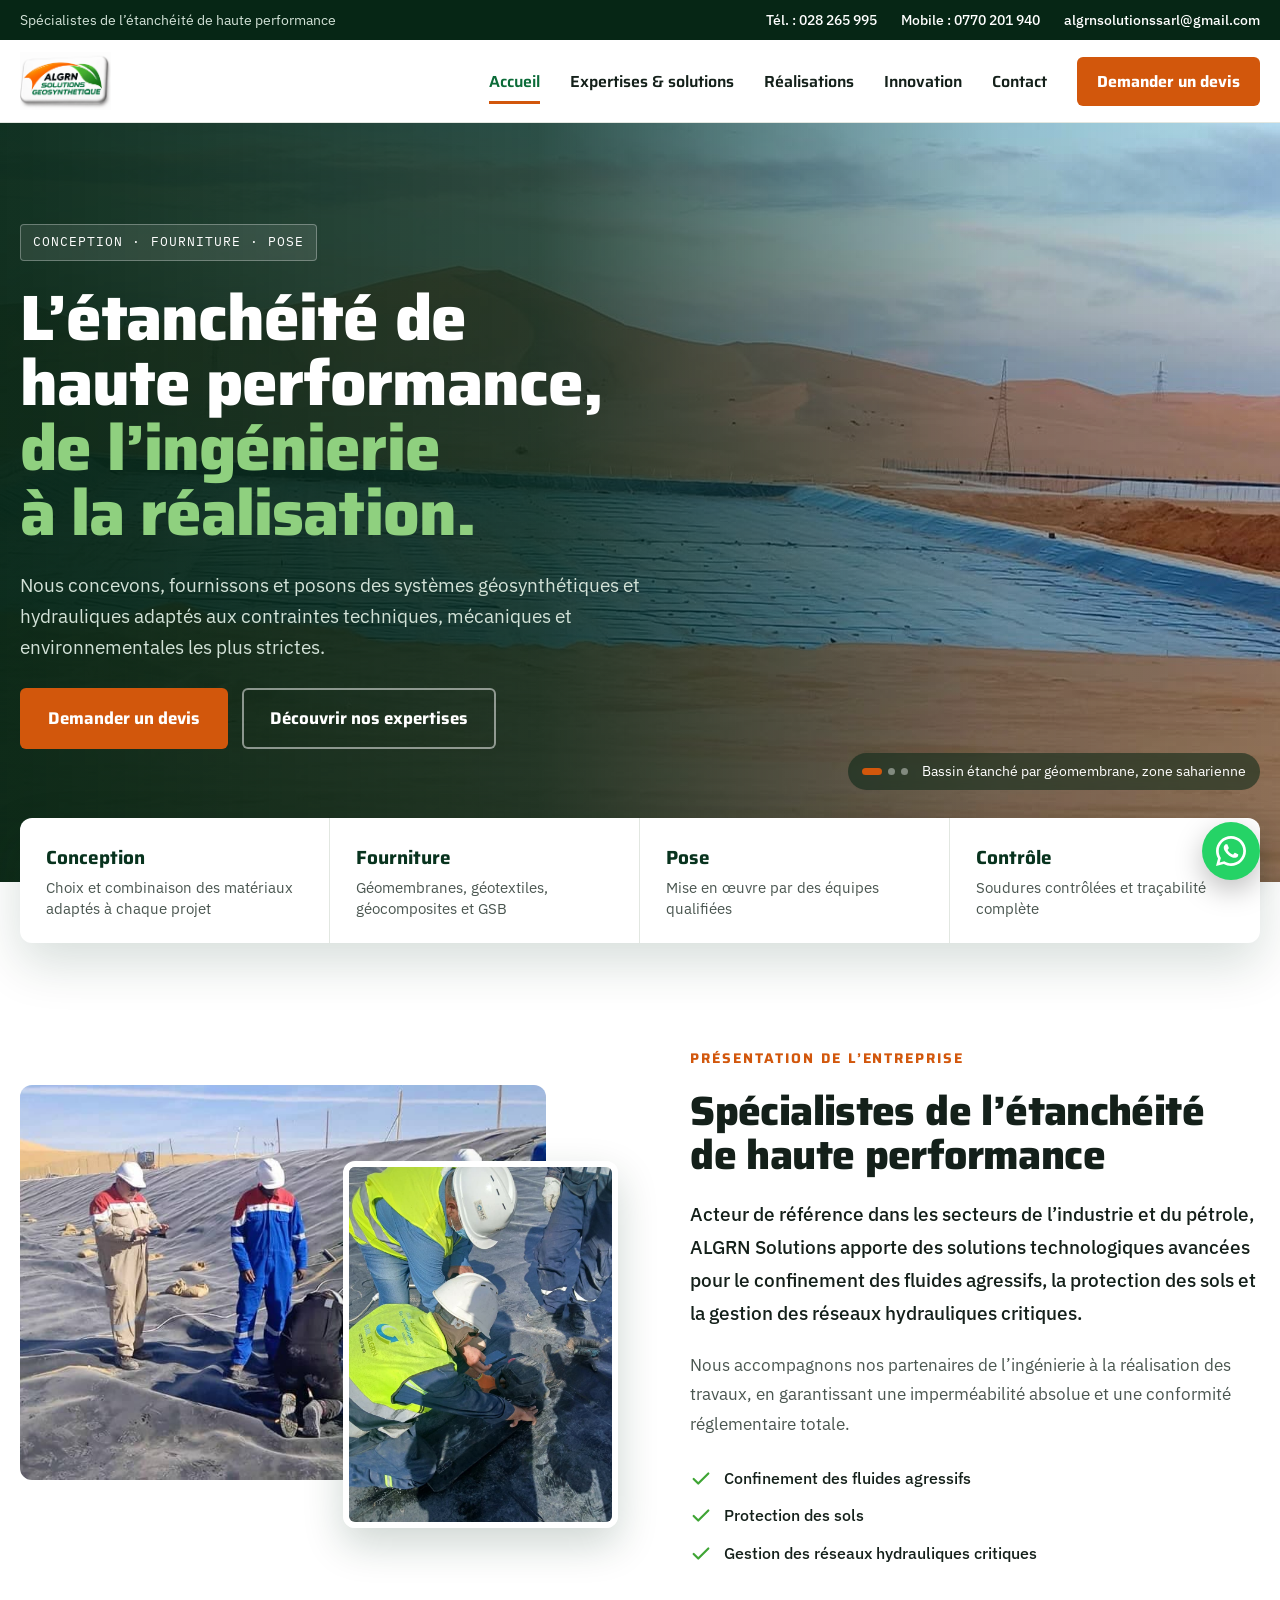
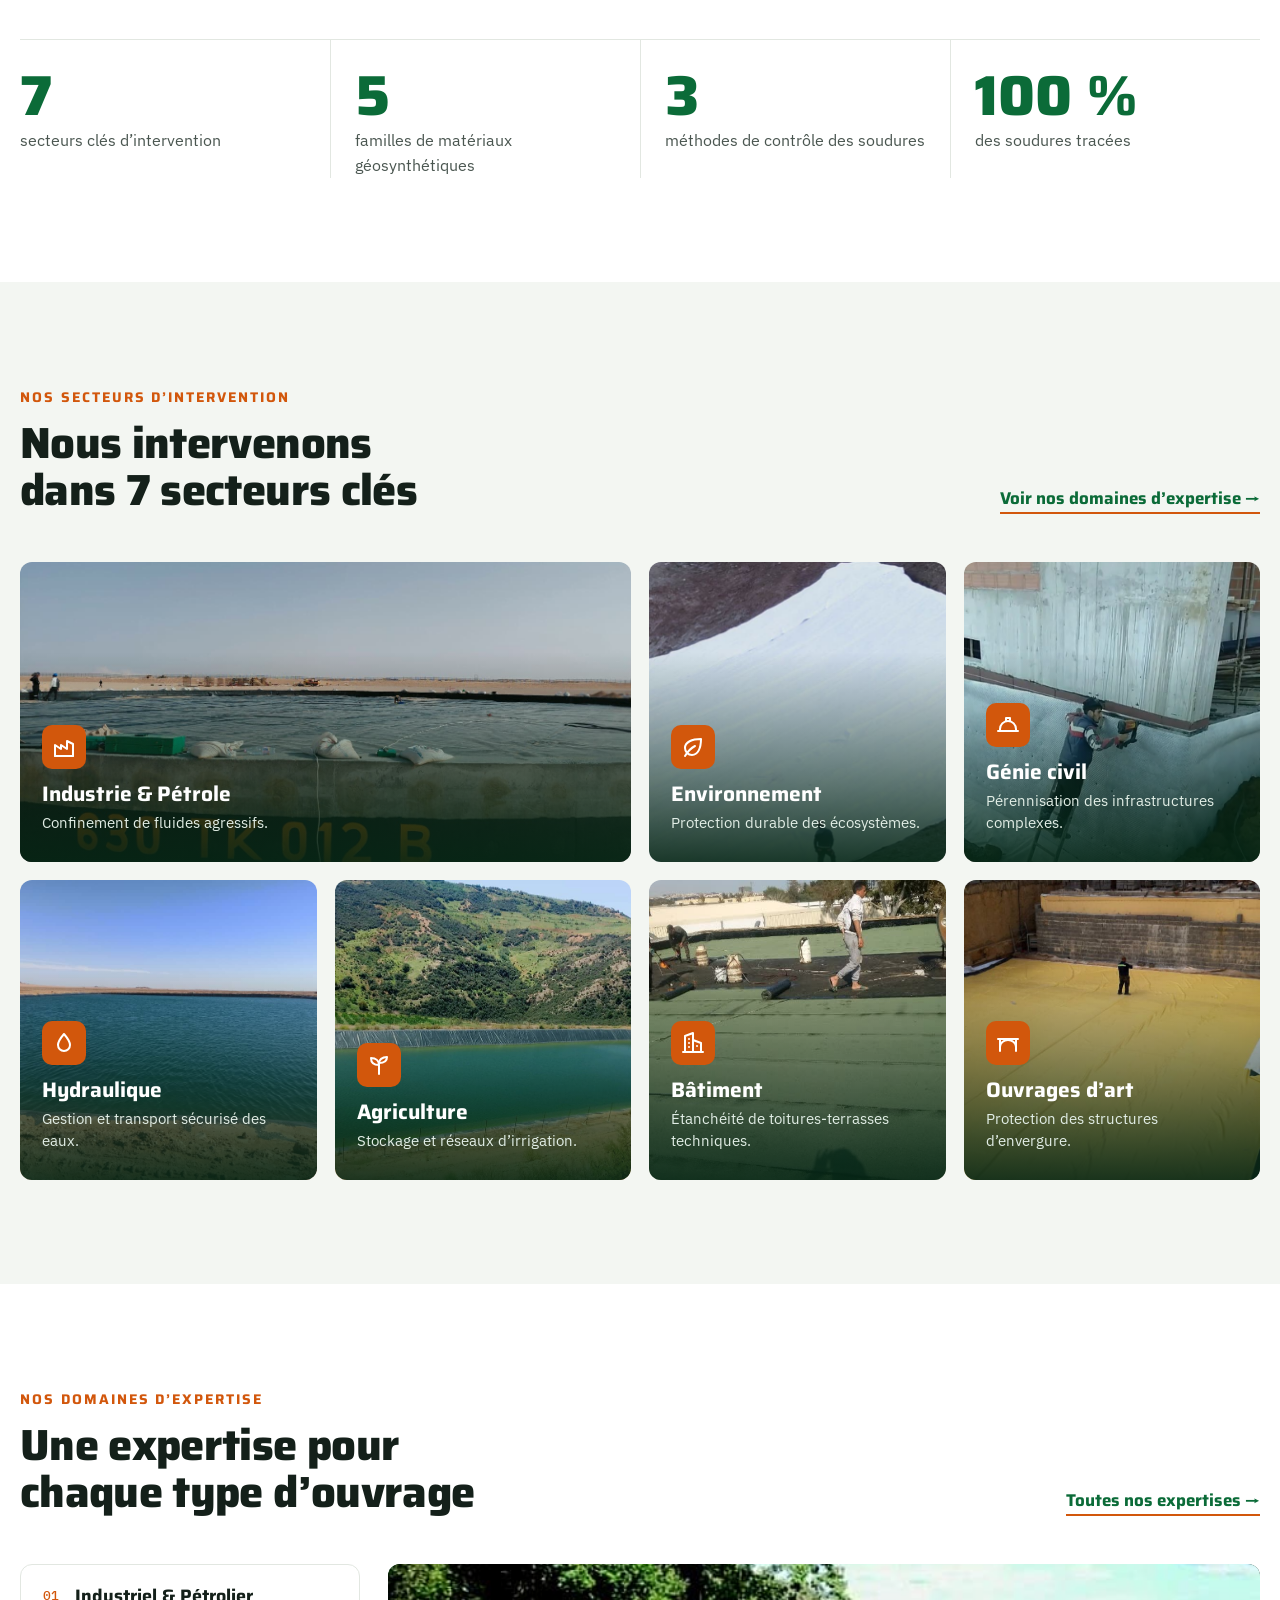
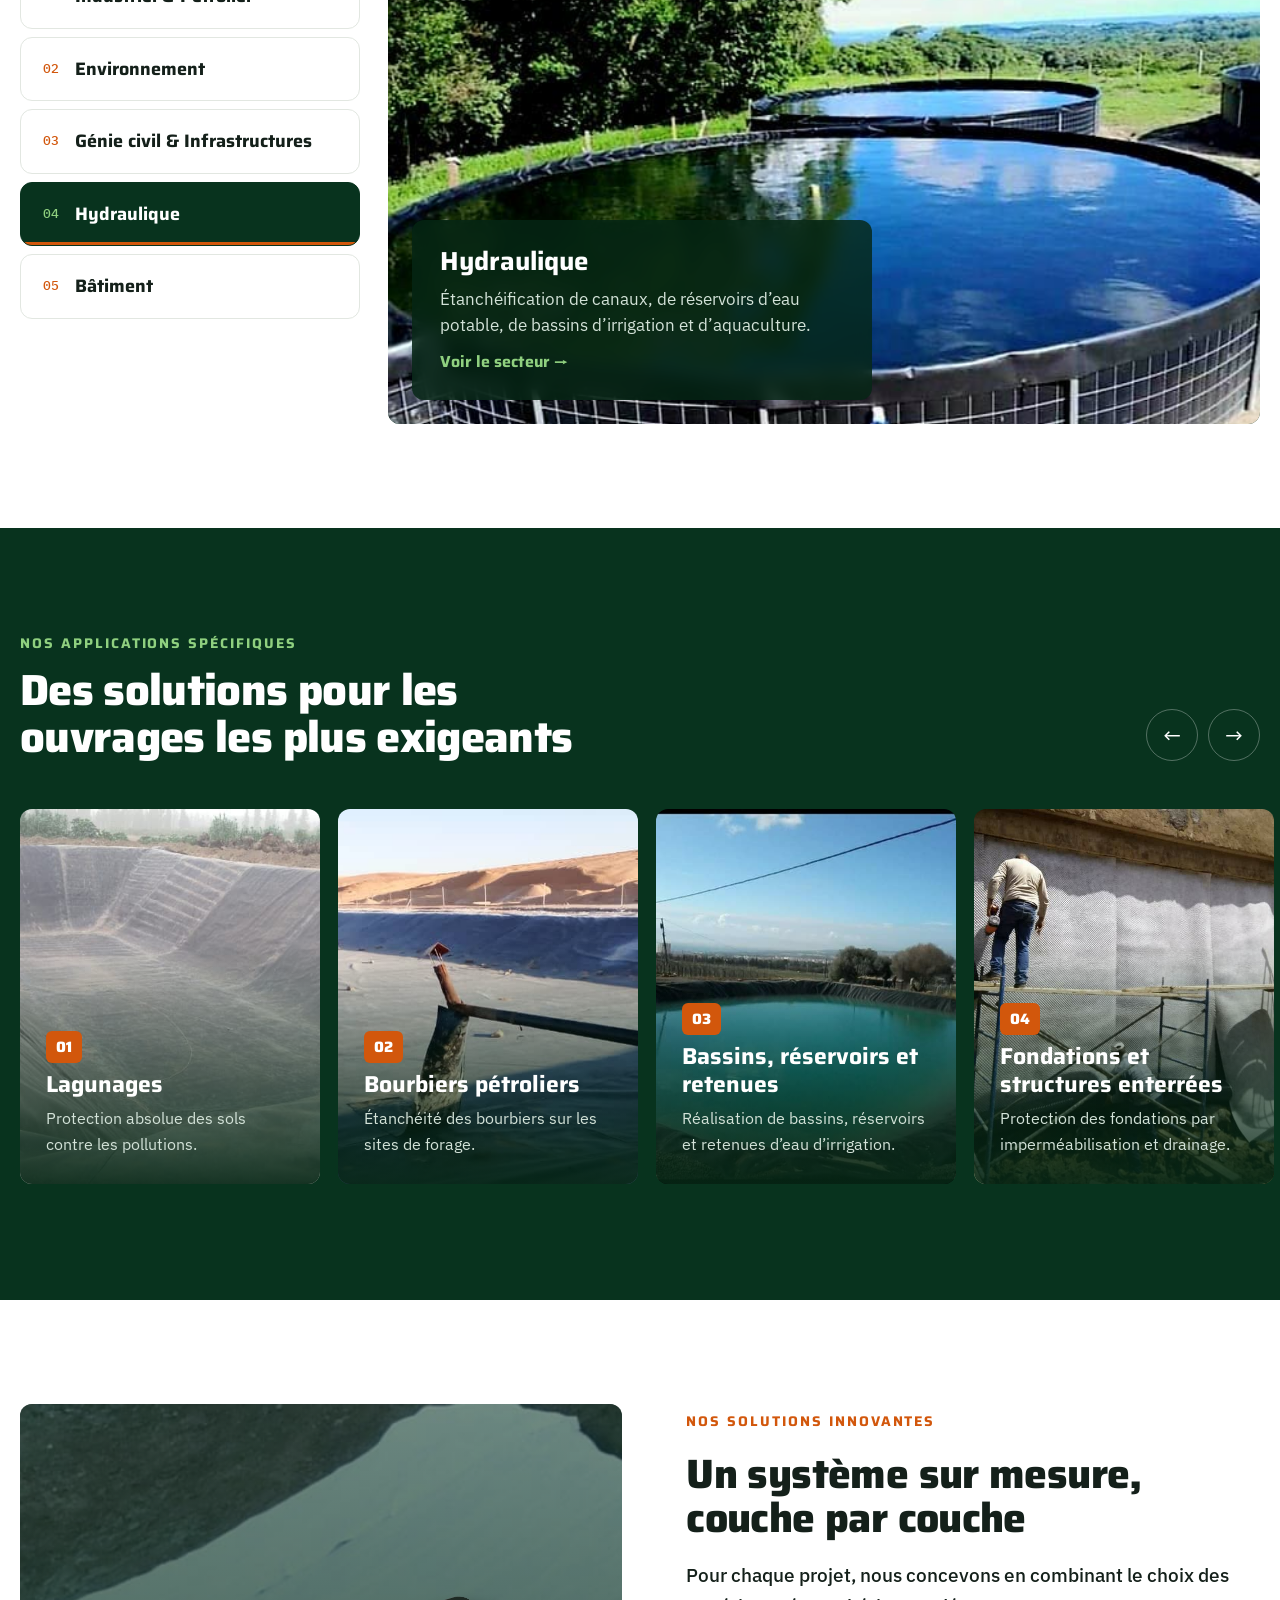
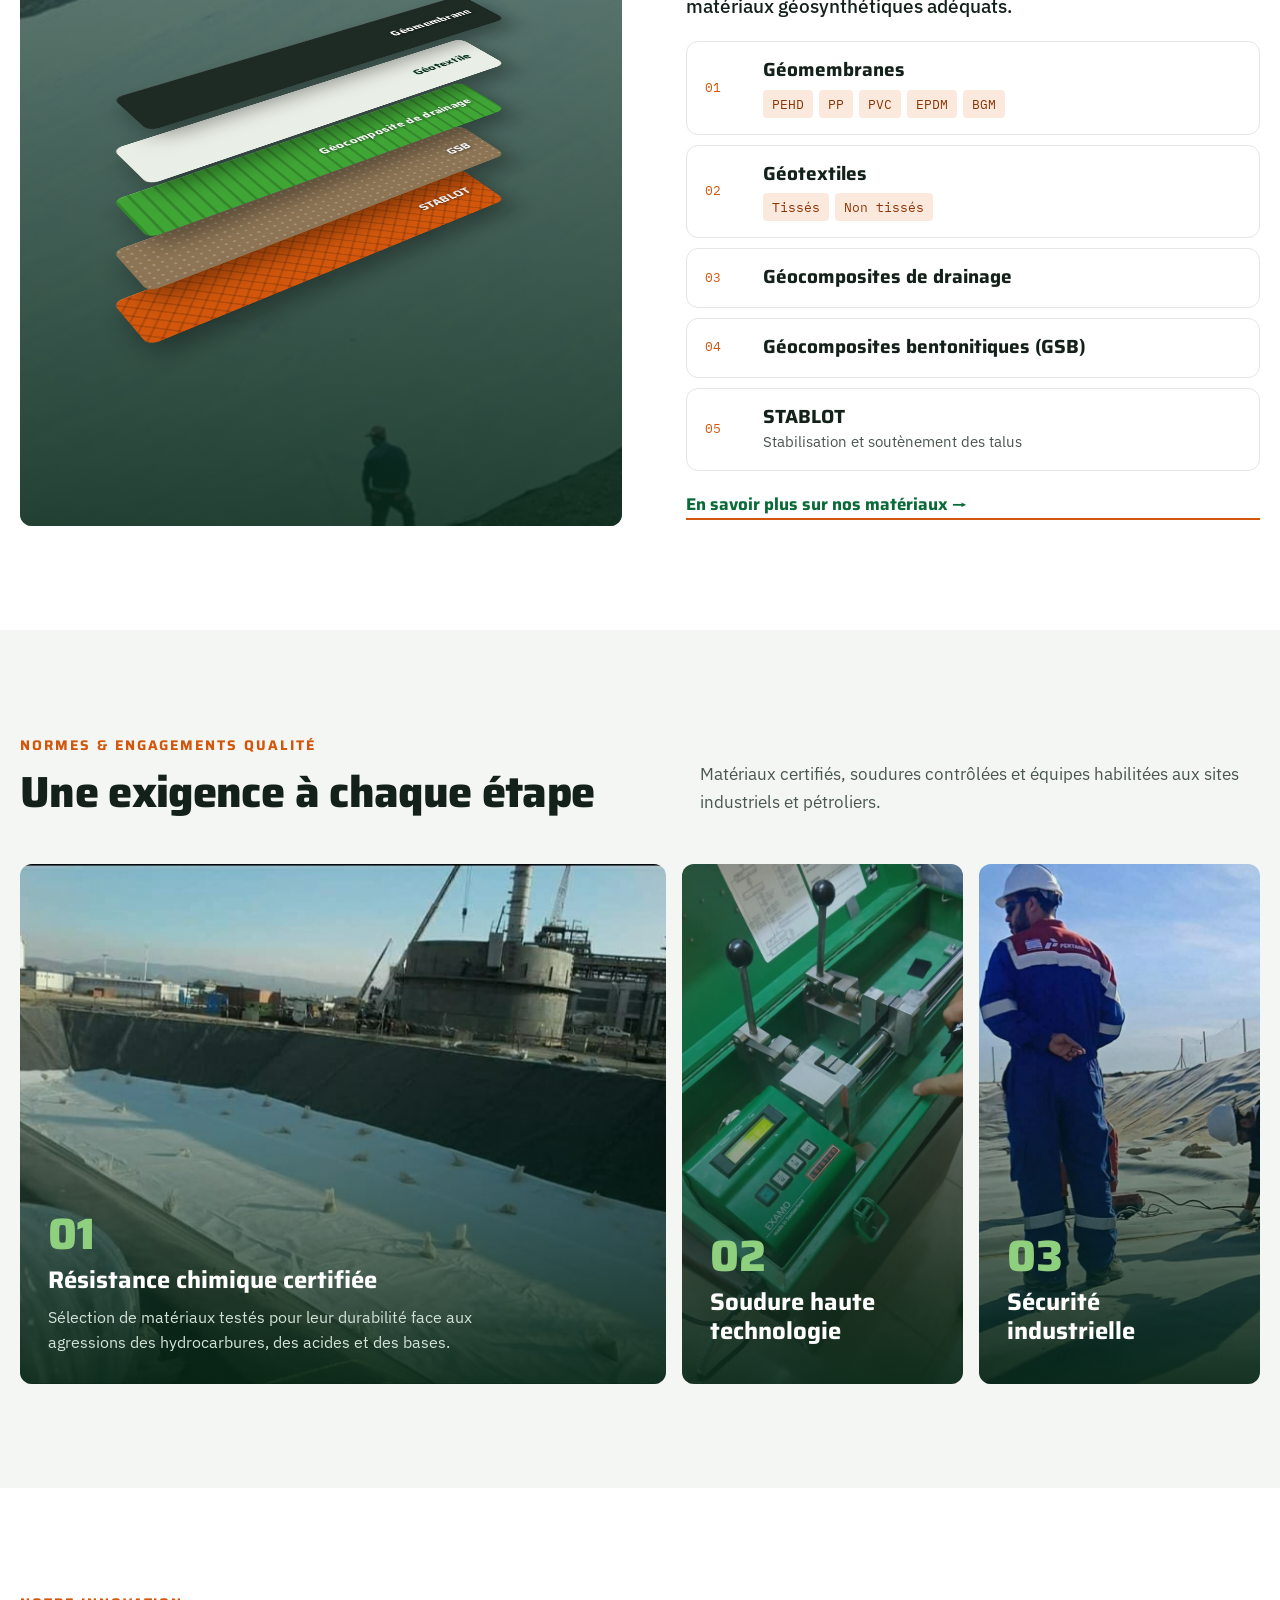
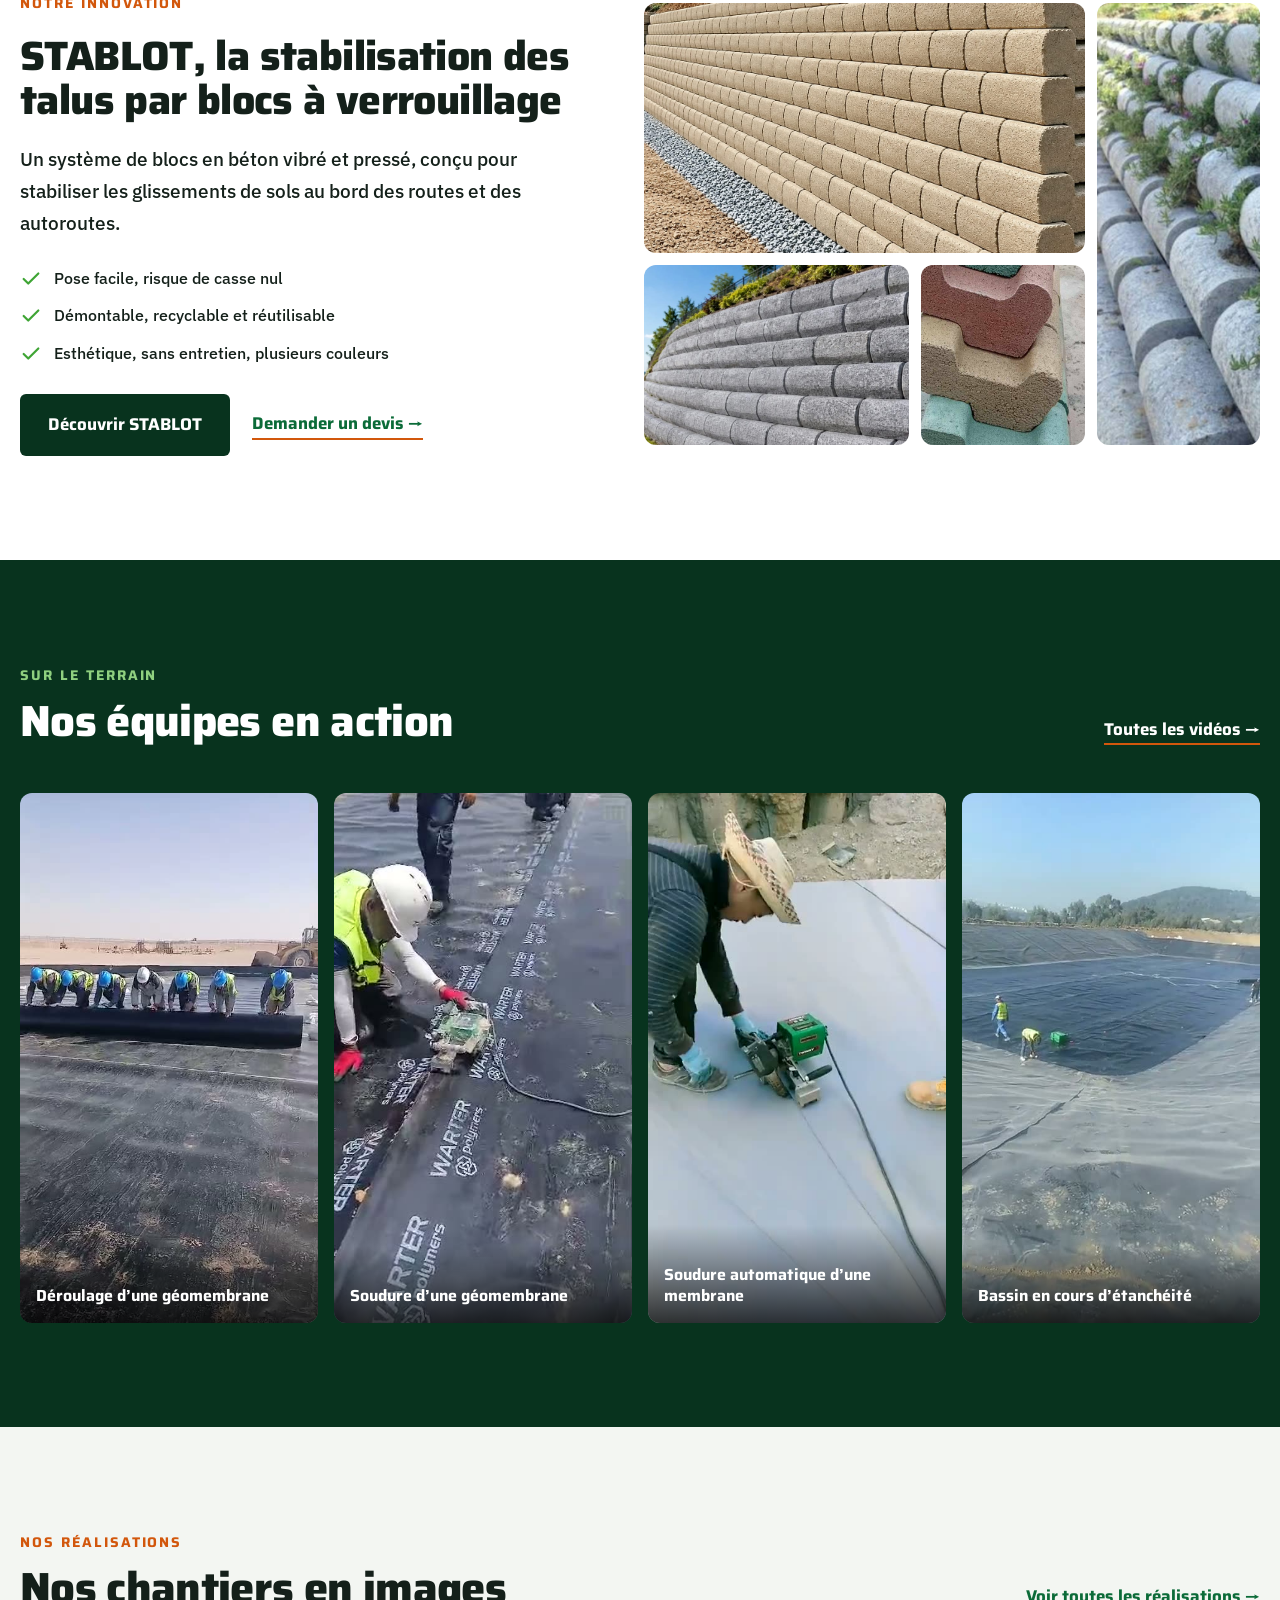
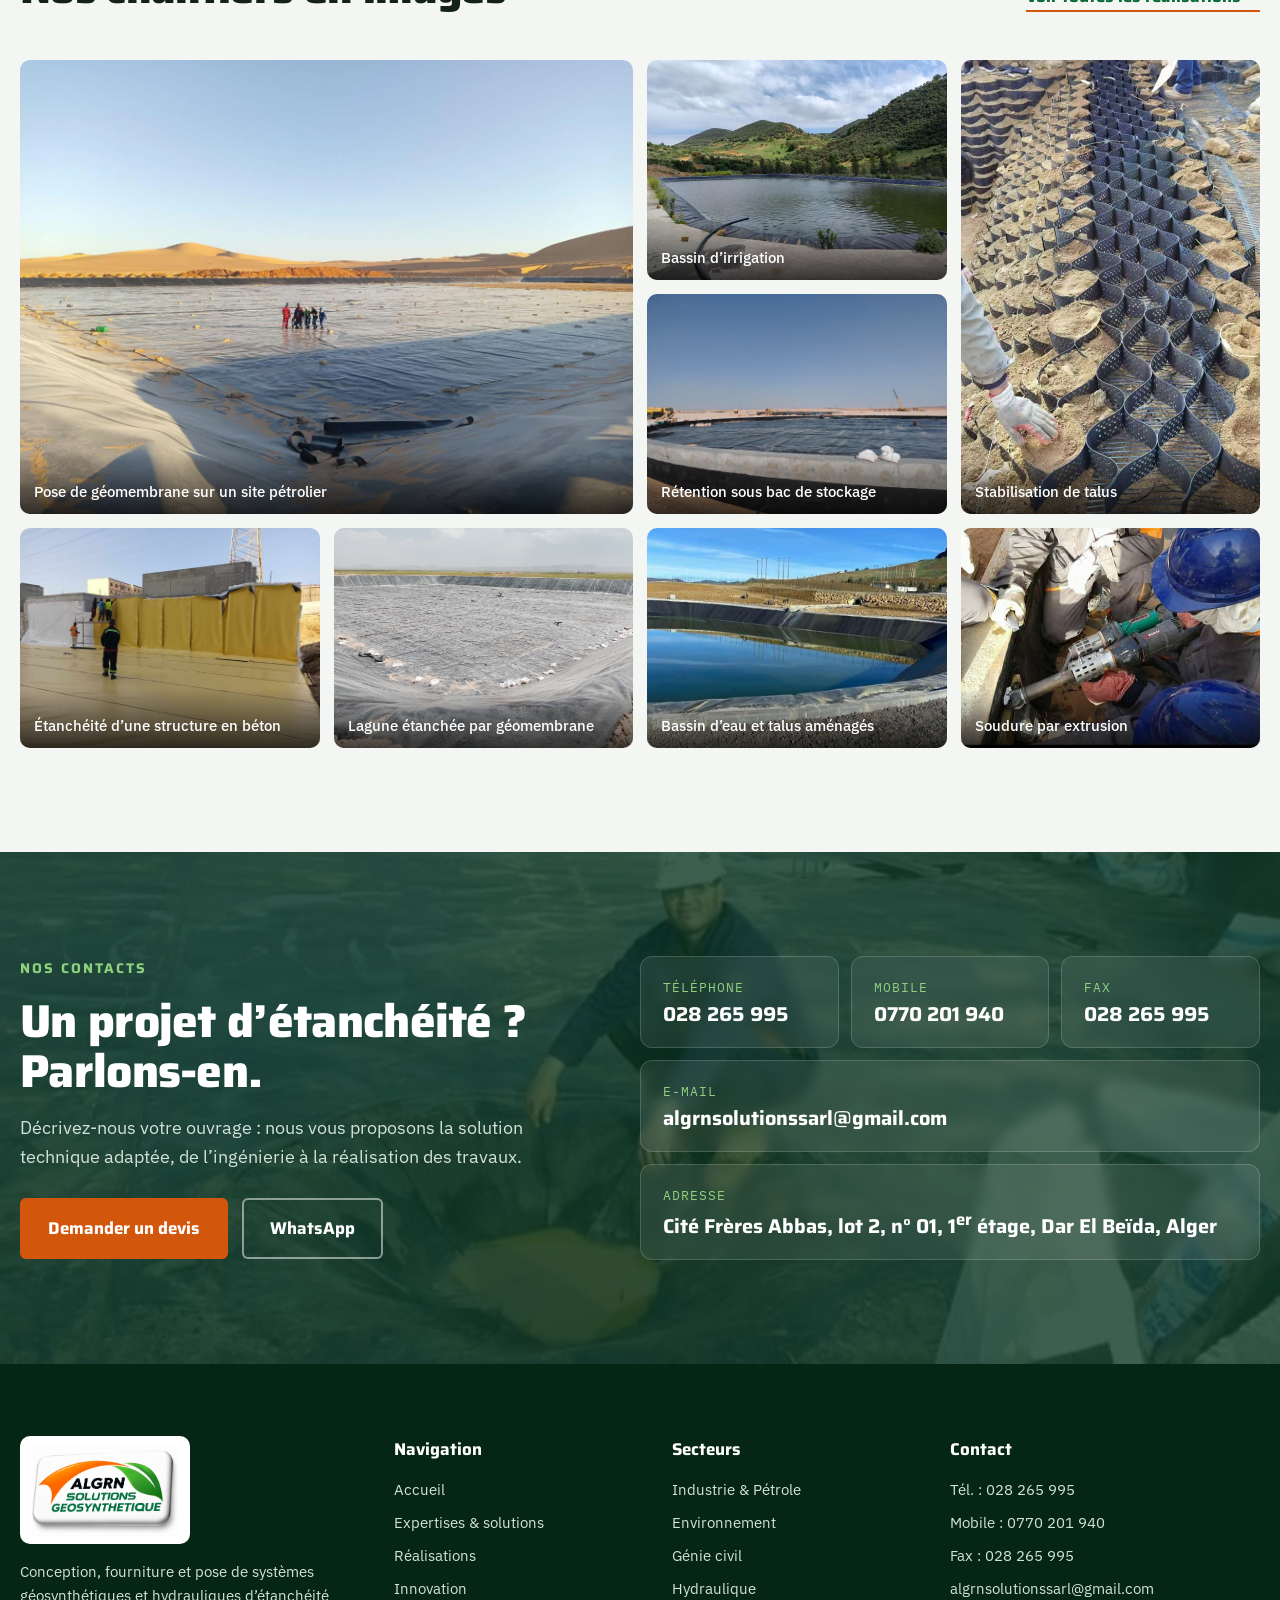
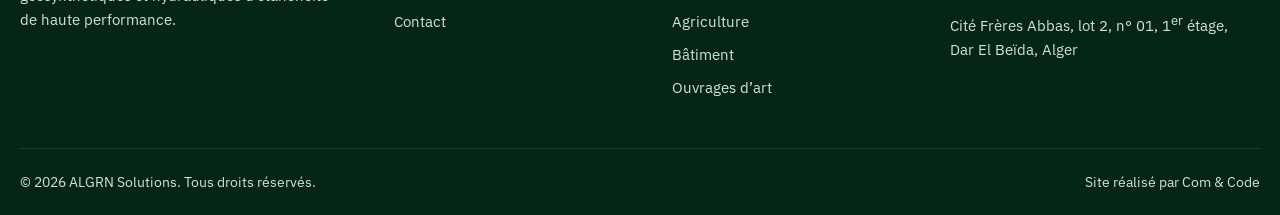
<file: index.html>
<!DOCTYPE html>
<html lang="fr">
<head>
  <meta charset="utf-8">
  <meta name="viewport" content="width=device-width, initial-scale=1">
  <title>ALGRN Solutions – Étanchéité de haute performance et géosynthétiques</title>
  <meta name="description" content="ALGRN Solutions conçoit, fournit et pose des systèmes géosynthétiques et hydrauliques d’étanchéité de haute performance pour l’industrie, le pétrole, l’environnement, le génie civil, l’hydraulique, l’agriculture et le bâtiment.">
  <link rel="icon" href="images/logo.png">
  <link rel="preconnect" href="https://fonts.googleapis.com">
  <link rel="preconnect" href="https://fonts.gstatic.com" crossorigin>
  <link href="https://fonts.googleapis.com/css2?family=IBM+Plex+Mono:wght@400;500&family=IBM+Plex+Sans:wght@400;500;600&family=Saira:wght@600;700;800&display=swap" rel="stylesheet">
  <link rel="stylesheet" href="css/style.css">
</head>
<body>
  <div class="topbar">
    <div class="wrap">
      <span class="tagline">Spécialistes de l’étanchéité de haute performance</span>
      <div class="links">
        <a href="tel:+21328265995">Tél.&nbsp;: 028 265 995</a>
        <a href="tel:+213770201940">Mobile&nbsp;: 0770 201 940</a>
        <a href="mailto:algrnsolutionssarl@gmail.com">algrnsolutionssarl@gmail.com</a>
      </div>
    </div>
  </div>

  <header class="site-header">
    <div class="wrap">
      <a class="logo" href="index.html"><img src="images/logo.png" alt="ALGRN Solutions Géosynthétique" width="1574" height="1000"></a>
      <button class="nav-toggle" type="button" aria-expanded="false" aria-label="Ouvrir le menu"><span></span><span></span><span></span></button>
      <nav class="nav" aria-label="Navigation principale">
        <a href="index.html" class="is-active">Accueil</a>
        <a href="solutions.html">Expertises &amp; solutions</a>
        <a href="realisations.html">Réalisations</a>
        <a href="innovation.html">Innovation</a>
        <a href="contact.html">Contact</a>
        <a class="btn btn-accent" href="contact.html#devis">Demander un devis</a>
      </nav>
    </div>
  </header>

  <main>
    <section class="hero">
      <div class="hero-slides" aria-hidden="true">
        <img class="bg is-active" src="images/photos/hero-bassin-desert.jpg" alt="" data-caption="Bassin étanché par géomembrane, zone saharienne">
        <img class="bg" src="images/photos/retention-bac-stockage-3.jpg" alt="" loading="lazy" data-caption="Rétention sous bac de stockage, site pétrolier">
        <img class="bg" src="images/photos/bassin-irrigation-collines.jpg" alt="" loading="lazy" data-caption="Bassin d’irrigation étanché par géomembrane">
      </div>
      <div class="hero-caption"><span class="hero-dots"><i class="is-active"></i><i></i><i></i></span><span class="hero-cap-text">Bassin étanché par géomembrane, zone saharienne</span></div>
      <div class="wrap">
        <div class="hero-copy">
          <span class="badge">Conception · Fourniture · Pose</span>
          <h1 class="display">L’étanchéité de haute performance, <em>de l’ingénierie à la réalisation.</em></h1>
          <p>Nous concevons, fournissons et posons des systèmes géosynthétiques et hydrauliques adaptés aux contraintes techniques, mécaniques et environnementales les plus strictes.</p>
          <div class="hero-actions">
            <a class="btn btn-accent btn-lg" href="contact.html#devis">Demander un devis</a>
            <a class="btn btn-ghost btn-lg" href="solutions.html">Découvrir nos expertises</a>
          </div>
        </div>
      </div>
    </section>

    <div class="hero-strip wrap">
      <ul>
        <li><strong>Conception</strong><span>Choix et combinaison des matériaux adaptés à chaque projet</span></li>
        <li><strong>Fourniture</strong><span>Géomembranes, géotextiles, géocomposites et GSB</span></li>
        <li><strong>Pose</strong><span>Mise en œuvre par des équipes qualifiées</span></li>
        <li><strong>Contrôle</strong><span>Soudures contrôlées et traçabilité complète</span></li>
      </ul>
    </div>

    <section class="section">
      <div class="wrap intro">
        <div class="intro-photos reveal">
          <img class="main" src="images/photos/site-petrolier-controle.jpg" alt="Équipe en tenue de sécurité contrôlant une géomembrane sur un site pétrolier saharien" loading="lazy">
          <img class="inset" src="images/photos/controle-soudure.jpg" alt="Techniciens contrôlant une soudure de géomembrane" loading="lazy">
        </div>
        <div class="intro-copy reveal">
          <span class="eyebrow">Présentation de l’entreprise</span>
          <h2 class="display">Spécialistes de l’étanchéité de haute performance</h2>
          <p class="lead">Acteur de référence dans les secteurs de l’industrie et du pétrole, ALGRN Solutions apporte des solutions technologiques avancées pour le confinement des fluides agressifs, la protection des sols et la gestion des réseaux hydrauliques critiques.</p>
          <p>Nous accompagnons nos partenaires de l’ingénierie à la réalisation des travaux, en garantissant une imperméabilité absolue et une conformité réglementaire totale.</p>
          <ul class="checks">
            <li><svg width="22" height="22" viewBox="0 0 24 24" fill="none" stroke="#3FA535" stroke-width="2.4" stroke-linecap="round" stroke-linejoin="round" aria-hidden="true"><path d="M20 6L9 17l-5-5"/></svg>Confinement des fluides agressifs</li>
            <li><svg width="22" height="22" viewBox="0 0 24 24" fill="none" stroke="#3FA535" stroke-width="2.4" stroke-linecap="round" stroke-linejoin="round" aria-hidden="true"><path d="M20 6L9 17l-5-5"/></svg>Protection des sols</li>
            <li><svg width="22" height="22" viewBox="0 0 24 24" fill="none" stroke="#3FA535" stroke-width="2.4" stroke-linecap="round" stroke-linejoin="round" aria-hidden="true"><path d="M20 6L9 17l-5-5"/></svg>Gestion des réseaux hydrauliques critiques</li>
          </ul>
        </div>
      </div>
      <div class="wrap">
        <ul class="key-figures">
          <li class="reveal"><strong>7</strong><span>secteurs clés d’intervention</span></li>
          <li class="reveal"><strong>5</strong><span>familles de matériaux géosynthétiques</span></li>
          <li class="reveal"><strong>3</strong><span>méthodes de contrôle des soudures</span></li>
          <li class="reveal"><strong>100&nbsp;%</strong><span>des soudures tracées</span></li>
        </ul>
      </div>
    </section>

    <section class="section bg-cream" id="secteurs">
      <div class="wrap">
        <div class="section-head">
          <div>
            <span class="eyebrow">Nos secteurs d’intervention</span>
            <h2 class="display">Nous intervenons dans 7&nbsp;secteurs clés</h2>
          </div>
          <a class="link-more" href="solutions.html">Voir nos domaines d’expertise →</a>
        </div>
        <div class="sectors">
          <a class="sector wide reveal" href="industrie-petrole.html">
            <img src="images/photos/retention-bac-stockage.jpg" alt="Rétention sous bac de stockage étanchée par géomembrane" loading="lazy">
            <div class="body">
              <span class="ico"><svg width="24" height="24" viewBox="0 0 24 24" fill="none" stroke="#fff" stroke-width="2" stroke-linecap="round" stroke-linejoin="round" aria-hidden="true"><path d="M3 21V10l6 4v-4l6 4V6l6 3v12z"/><path d="M3 21h18"/></svg></span>
              <strong>Industrie &amp; Pétrole</strong>
              <span>Confinement de fluides agressifs.</span>
              <span class="more-hint">Découvrir le secteur →</span>
            </div>
          </a>
          <a class="sector reveal" href="environnement.html">
            <img src="images/photos/talus-geotextile.jpg" alt="Pose de géotextile sur un grand talus" loading="lazy">
            <div class="body">
              <span class="ico"><svg width="24" height="24" viewBox="0 0 24 24" fill="none" stroke="#fff" stroke-width="2" stroke-linecap="round" stroke-linejoin="round" aria-hidden="true"><path d="M11 20A7 7 0 0 1 4 13c0-6 7-9 16-9 0 9-3 16-9 16z"/><path d="M4 21c3-5 6-8 10-10"/></svg></span>
              <strong>Environnement</strong>
              <span>Protection durable des écosystèmes.</span>
              <span class="more-hint">Découvrir le secteur →</span>
            </div>
          </a>
          <a class="sector reveal" href="genie-civil.html">
            <img src="images/photos/fondations-drainage.jpg" alt="Pose d’une nappe de protection sur un mur de fondation" loading="lazy">
            <div class="body">
              <span class="ico"><svg width="24" height="24" viewBox="0 0 24 24" fill="none" stroke="#fff" stroke-width="2" stroke-linecap="round" stroke-linejoin="round" aria-hidden="true"><path d="M2 18h20"/><path d="M4 18v-2a8 8 0 0 1 16 0v2"/><path d="M10 8V5h4v3"/></svg></span>
              <strong>Génie civil</strong>
              <span>Pérennisation des infrastructures complexes.</span>
              <span class="more-hint">Découvrir le secteur →</span>
            </div>
          </a>
          <a class="sector reveal" href="hydraulique.html">
            <img src="images/photos/bassin-eau-plaine.jpg" alt="Bassin de stockage d’eau étanché par géomembrane" loading="lazy">
            <div class="body">
              <span class="ico"><svg width="24" height="24" viewBox="0 0 24 24" fill="none" stroke="#fff" stroke-width="2" stroke-linecap="round" stroke-linejoin="round" aria-hidden="true"><path d="M12 3s6 7 6 11a6 6 0 0 1-12 0c0-4 6-11 6-11z"/></svg></span>
              <strong>Hydraulique</strong>
              <span>Gestion et transport sécurisé des eaux.</span>
              <span class="more-hint">Découvrir le secteur →</span>
            </div>
          </a>
          <a class="sector reveal" href="agriculture.html">
            <img src="images/photos/retenue-eau-irrigation.jpg" alt="Retenue d’eau d’irrigation étanchée par géomembrane, entourée de collines" loading="lazy">
            <div class="body">
              <span class="ico"><svg width="24" height="24" viewBox="0 0 24 24" fill="none" stroke="#fff" stroke-width="2" stroke-linecap="round" stroke-linejoin="round" aria-hidden="true"><path d="M12 21v-9"/><path d="M12 12c0-4-3-7-8-7 0 5 3 7 8 7z"/><path d="M12 10c0-3 3-6 8-6 0 4-3 6-8 6z"/></svg></span>
              <strong>Agriculture</strong>
              <span>Stockage et réseaux d’irrigation.</span>
              <span class="more-hint">Découvrir le secteur →</span>
            </div>
          </a>
          <a class="sector reveal" href="batiment.html">
            <img src="images/photos/toiture-terrasse.jpg" alt="Pose de membranes d’étanchéité sur une toiture-terrasse" loading="lazy">
            <div class="body">
              <span class="ico"><svg width="24" height="24" viewBox="0 0 24 24" fill="none" stroke="#fff" stroke-width="2" stroke-linecap="round" stroke-linejoin="round" aria-hidden="true"><path d="M4 21V5l8-3v19"/><path d="M12 9l8 3v9"/><path d="M2 21h20"/><path d="M8 8h.01M8 12h.01M8 16h.01M16 15h.01"/></svg></span>
              <strong>Bâtiment</strong>
              <span>Étanchéité de toitures-terrasses techniques.</span>
              <span class="more-hint">Découvrir le secteur →</span>
            </div>
          </a>
          <a class="sector reveal" href="ouvrages-art.html">
            <img src="images/photos/radier-membrane-pvc-2.jpg" alt="Membrane d’étanchéité posée sur un grand radier" loading="lazy">
            <div class="body">
              <span class="ico"><svg width="24" height="24" viewBox="0 0 24 24" fill="none" stroke="#fff" stroke-width="2" stroke-linecap="round" stroke-linejoin="round" aria-hidden="true"><path d="M2 8h20"/><path d="M4 8v12M20 8v12"/><path d="M4 16a8 7 0 0 1 16 0"/></svg></span>
              <strong>Ouvrages d’art</strong>
              <span>Protection des structures d’envergure.</span>
              <span class="more-hint">Découvrir le secteur →</span>
            </div>
          </a>
        </div>
      </div>
    </section>

    <section class="section" id="expertises">
      <div class="wrap">
        <div class="section-head">
          <div>
            <span class="eyebrow">Nos domaines d’expertise</span>
            <h2 class="display">Une expertise pour chaque type d’ouvrage</h2>
          </div>
          <a class="link-more" href="solutions.html">Toutes nos expertises →</a>
        </div>
        <div class="xp" data-tabs>
          <div class="xp-tabs" role="tablist" aria-label="Domaines d’expertise">
            <button type="button" role="tab" id="xp-t1" aria-controls="xp-p1" aria-selected="true"><span>01</span>Industriel &amp; Pétrolier</button>
            <button type="button" role="tab" id="xp-t2" aria-controls="xp-p2" aria-selected="false" tabindex="-1"><span>02</span>Environnement</button>
            <button type="button" role="tab" id="xp-t3" aria-controls="xp-p3" aria-selected="false" tabindex="-1"><span>03</span>Génie civil &amp; Infrastructures</button>
            <button type="button" role="tab" id="xp-t4" aria-controls="xp-p4" aria-selected="false" tabindex="-1"><span>04</span>Hydraulique</button>
            <button type="button" role="tab" id="xp-t5" aria-controls="xp-p5" aria-selected="false" tabindex="-1"><span>05</span>Bâtiment</button>
          </div>
          <div class="xp-panels">
            <article class="xp-panel is-active" role="tabpanel" id="xp-p1" aria-labelledby="xp-t1">
              <img src="images/photos/retention-bac-stockage-4.jpg" alt="Rétention sous bac de stockage en fin de pose" loading="lazy">
              <div class="xp-card">
                <h3>Industriel &amp; Pétrolier</h3>
                <p>Étanchéification de rétentions sous bacs de stockage, de plateformes de dépotage d’hydrocarbures et de bassins de l’industrie chimique.</p>
                <a href="industrie-petrole.html">Voir le secteur →</a>
              </div>
            </article>
            <article class="xp-panel" role="tabpanel" id="xp-p2" aria-labelledby="xp-t2">
              <img src="images/photos/casier-cet-2.jpg" alt="Ouvrage étanché par géomembrane" loading="lazy">
              <div class="xp-card">
                <h3>Environnement</h3>
                <p>Étanchéité de centres d’enfouissement technique (CET), de bassins de rétention d’eaux pluviales et de lixiviats.</p>
                <a href="environnement.html">Voir le secteur →</a>
              </div>
            </article>
            <article class="xp-panel" role="tabpanel" id="xp-p3" aria-labelledby="xp-t3">
              <img src="images/photos/ouvrage-enterre-pvc-2.jpg" alt="Membranes d’étanchéité posées sur une structure enterrée en béton" loading="lazy">
              <div class="xp-card">
                <h3>Génie civil &amp; Infrastructures</h3>
                <p>Protection des ouvrages d’art, des tunnels, des fondations spéciales et des structures enterrées.</p>
                <a href="genie-civil.html">Voir le secteur →</a>
              </div>
            </article>
            <article class="xp-panel" role="tabpanel" id="xp-p4" aria-labelledby="xp-t4">
              <img src="images/photos/reservoirs-circulaires.jpg" alt="Réservoirs circulaires revêtus de géomembrane" loading="lazy">
              <div class="xp-card">
                <h3>Hydraulique</h3>
                <p>Étanchéification de canaux, de réservoirs d’eau potable, de bassins d’irrigation et d’aquaculture.</p>
                <a href="hydraulique.html">Voir le secteur →</a>
              </div>
            </article>
            <article class="xp-panel" role="tabpanel" id="xp-p5" aria-labelledby="xp-t5">
              <img src="images/photos/toiture-terrasse-2.jpg" alt="Pose de membranes d’étanchéité sur une toiture-terrasse" loading="lazy">
              <div class="xp-card">
                <h3>Bâtiment</h3>
                <p>Solutions d’étanchéité de toitures-terrasses techniques et d’ouvrages industriels.</p>
                <a href="batiment.html">Voir le secteur →</a>
              </div>
            </article>
          </div>
        </div>
      </div>
    </section>

    <section class="section on-dark" id="applications">
      <div class="wrap">
        <div class="section-head">
          <div>
            <span class="eyebrow">Nos applications spécifiques</span>
            <h2 class="display">Des solutions pour les ouvrages les plus exigeants</h2>
          </div>
          <div class="rail-nav">
            <button type="button" class="rail-btn" data-rail="-1" aria-label="Application précédente">←</button>
            <button type="button" class="rail-btn" data-rail="1" aria-label="Application suivante">→</button>
          </div>
        </div>
      </div>
      <div class="rail" tabindex="0" aria-label="Applications spécifiques">
        <article class="rail-card">
          <img src="images/photos/lagune-geomembrane.jpg" alt="Bassin revêtu de géomembrane avant mise en eau" loading="lazy">
          <div class="body"><span class="n">01</span><h3>Lagunages</h3><p>Protection absolue des sols contre les pollutions.</p></div>
        </article>
        <article class="rail-card">
          <img src="images/photos/bourbier-ancrage.jpg" alt="Géomembrane posée sur un bourbier en zone désertique" loading="lazy">
          <div class="body"><span class="n">02</span><h3>Bourbiers pétroliers</h3><p>Étanchéité des bourbiers sur les sites de forage.</p></div>
        </article>
        <article class="rail-card">
          <img src="images/photos/bassin-eau-rempli.jpg" alt="Bassin en eau après étanchéité" loading="lazy">
          <div class="body"><span class="n">03</span><h3>Bassins, réservoirs et retenues</h3><p>Réalisation de bassins, réservoirs et retenues d’eau d’irrigation.</p></div>
        </article>
        <article class="rail-card">
          <img src="images/photos/fondations-drainage-2.jpg" alt="Pose d’une nappe de protection et de drainage sur un mur enterré" loading="lazy">
          <div class="body"><span class="n">04</span><h3>Fondations et structures enterrées</h3><p>Protection des fondations par imperméabilisation et drainage.</p></div>
        </article>
        <article class="rail-card">
          <img src="images/photos/radier-membrane-pvc.jpg" alt="Ouvriers posant une membrane d’étanchéité sur un radier" loading="lazy">
          <div class="body"><span class="n">05</span><h3>Ponts, tunnels et viaducs</h3><p>Étanchéité des ponts, tunnels, viaducs et murs de soutènement.</p></div>
        </article>
      </div>
    </section>

    <section class="section" id="materiaux">
      <div class="wrap stack-layout">
        <div class="stack-visual reveal">
          <img src="images/photos/talus-geotextile.jpg" alt="Pose de géotextile et de géomembrane sur un grand talus" loading="lazy">
          <div class="stack" aria-hidden="true">
            <i data-layer="1"><b>Géomembrane</b></i>
            <i data-layer="2"><b>Géotextile</b></i>
            <i data-layer="3"><b>Géocomposite de drainage</b></i>
            <i data-layer="4"><b>GSB</b></i>
            <i data-layer="5"><b>STABLOT</b></i>
          </div>
        </div>
        <div class="stack-copy">
          <span class="eyebrow">Nos solutions innovantes</span>
          <h2 class="display">Un système sur mesure, couche par couche</h2>
          <p class="lead">Pour chaque projet, nous concevons en combinant le choix des matériaux géosynthétiques adéquats.</p>
          <ul class="mat-list">
            <li data-layer="1"><span class="k">01</span><div><strong>Géomembranes</strong><div class="tags"><span>PEHD</span><span>PP</span><span>PVC</span><span>EPDM</span><span>BGM</span></div></div></li>
            <li data-layer="2"><span class="k">02</span><div><strong>Géotextiles</strong><div class="tags"><span>Tissés</span><span>Non tissés</span></div></div></li>
            <li data-layer="3"><span class="k">03</span><div><strong>Géocomposites de drainage</strong></div></li>
            <li data-layer="4"><span class="k">04</span><div><strong>Géocomposites bentonitiques (GSB)</strong></div></li>
            <li data-layer="5"><span class="k">05</span><div><strong>STABLOT</strong><span class="sub">Stabilisation et soutènement des talus</span></div></li>
          </ul>
          <a class="link-more" href="solutions.html#materiaux">En savoir plus sur nos matériaux →</a>
        </div>
      </div>
    </section>

    <section class="section bg-cream" id="qualite">
      <div class="wrap">
        <div class="section-head">
          <div>
            <span class="eyebrow">Normes &amp; engagements qualité</span>
            <h2 class="display">Une exigence à chaque étape</h2>
          </div>
          <p>Matériaux certifiés, soudures contrôlées et équipes habilitées aux sites industriels et pétroliers.</p>
        </div>
        <div class="q-panels">
          <article class="q-panel is-open reveal">
            <img src="images/photos/bassin-industriel-geotextile.jpg" alt="Bassin en site industriel revêtu de géomembrane et de géotextile" loading="lazy">
            <div class="body">
              <span class="num">01</span>
              <h3>Résistance chimique certifiée</h3>
              <p>Sélection de matériaux testés pour leur durabilité face aux agressions des hydrocarbures, des acides et des bases.</p>
            </div>
          </article>
          <article class="q-panel reveal">
            <img src="images/photos/essai-soudure.jpg" alt="Essai de traction sur un échantillon de soudure" loading="lazy">
            <div class="body">
              <span class="num">02</span>
              <h3>Soudure haute technologie</h3>
              <p>Contrôle des soudures double piste par test de pression d’air, étincelage ou ultrasons, avec une traçabilité complète.</p>
            </div>
          </article>
          <article class="q-panel reveal">
            <img src="images/photos/site-petrolier-soudure.jpg" alt="Technicien soudant une géomembrane sous la supervision d’agents d’un site pétrolier" loading="lazy">
            <div class="body">
              <span class="num">03</span>
              <h3>Sécurité industrielle</h3>
              <p>Équipes qualifiées et formées aux procédures de sécurité strictes des sites industriels et pétroliers&nbsp;: habilitations spécifiques, protocoles d’accès, équipements de protection individuelle avancés.</p>
            </div>
          </article>
        </div>
      </div>
    </section>

    <section class="section" id="innovation">
      <div class="wrap stablot-home">
        <div class="stablot-home-copy reveal">
          <span class="eyebrow">Notre innovation</span>
          <h2 class="display">STABLOT, la stabilisation des talus par blocs à verrouillage</h2>
          <p class="lead">Un système de blocs en béton vibré et pressé, conçu pour stabiliser les glissements de sols au bord des routes et des autoroutes.</p>
          <ul class="checks">
            <li><svg width="22" height="22" viewBox="0 0 24 24" fill="none" stroke="#3FA535" stroke-width="2.4" stroke-linecap="round" stroke-linejoin="round" aria-hidden="true"><path d="M20 6L9 17l-5-5"/></svg>Pose facile, risque de casse nul</li>
            <li><svg width="22" height="22" viewBox="0 0 24 24" fill="none" stroke="#3FA535" stroke-width="2.4" stroke-linecap="round" stroke-linejoin="round" aria-hidden="true"><path d="M20 6L9 17l-5-5"/></svg>Démontable, recyclable et réutilisable</li>
            <li><svg width="22" height="22" viewBox="0 0 24 24" fill="none" stroke="#3FA535" stroke-width="2.4" stroke-linecap="round" stroke-linejoin="round" aria-hidden="true"><path d="M20 6L9 17l-5-5"/></svg>Esthétique, sans entretien, plusieurs couleurs</li>
          </ul>
          <div class="cta-actions">
            <a class="btn btn-forest btn-lg" href="innovation.html">Découvrir STABLOT</a>
            <a class="link-more" href="contact.html?secteur=STABLOT%20(blocs%20de%20stabilisation)#devis">Demander un devis →</a>
          </div>
        </div>
        <div class="stablot-home-photos reveal">
          <a href="innovation.html" class="a"><img src="images/stablot/mur-beige.jpg" alt="Mur de soutènement en blocs STABLOT beige au pied d’un talus" loading="lazy"></a>
          <a href="innovation.html" class="b"><img src="images/stablot/talus-vegetalise.jpg" alt="Talus en blocs STABLOT végétalisé" loading="lazy"></a>
          <a href="innovation.html" class="c"><img src="images/stablot/mur-gris.jpg" alt="Talus stabilisé par des blocs STABLOT gris" loading="lazy"></a>
          <a href="innovation.html" class="d"><img src="images/stablot/blocs-couleurs.jpg" alt="Blocs STABLOT de plusieurs couleurs" loading="lazy"></a>
        </div>
      </div>
    </section>

    <section class="section on-dark">
      <div class="wrap">
        <div class="section-head">
          <div>
            <span class="eyebrow">Sur le terrain</span>
            <h2 class="display">Nos équipes en action</h2>
          </div>
          <a class="link-more" href="realisations.html#videos">Toutes les vidéos →</a>
        </div>
        <div class="reels">
          <figure class="reel reveal">
            <video data-autoplay muted loop playsinline preload="none" poster="videos/deroulage-geomembrane.jpg" aria-label="Déroulage d’un rouleau de géomembrane par une équipe">
              <source src="videos/deroulage-geomembrane.mp4" type="video/mp4">
            </video>
            <figcaption>Déroulage d’une géomembrane</figcaption>
          </figure>
          <figure class="reel reveal">
            <video data-autoplay muted loop playsinline preload="none" poster="videos/soudure-geomembrane.jpg" aria-label="Soudure d’une géomembrane sur chantier">
              <source src="videos/soudure-geomembrane.mp4" type="video/mp4">
            </video>
            <figcaption>Soudure d’une géomembrane</figcaption>
          </figure>
          <figure class="reel reveal">
            <video data-autoplay muted loop playsinline preload="none" poster="videos/soudure-automatique.jpg" aria-label="Soudure d’une membrane à l’aide d’une soudeuse automatique">
              <source src="videos/soudure-automatique.mp4" type="video/mp4">
            </video>
            <figcaption>Soudure automatique d’une membrane</figcaption>
          </figure>
          <figure class="reel reveal">
            <video data-autoplay muted loop playsinline preload="none" poster="videos/bassin-geomembrane-collines.jpg" aria-label="Bassin en cours d’étanchéité par géomembrane">
              <source src="videos/bassin-geomembrane-collines.mp4" type="video/mp4">
            </video>
            <figcaption>Bassin en cours d’étanchéité</figcaption>
          </figure>
        </div>
      </div>
    </section>

    <section class="section bg-cream">
      <div class="wrap">
        <div class="section-head">
          <div>
            <span class="eyebrow">Nos réalisations</span>
            <h2 class="display">Nos chantiers en images</h2>
          </div>
          <a class="link-more" href="realisations.html">Voir toutes les réalisations →</a>
        </div>
        <div class="gallery gallery-preview">
          <figure class="big reveal"><a href="realisations.html"><img src="images/photos/bourbier-petrolier-desert.jpg" alt="Équipe sur une géomembrane posée en zone désertique" loading="lazy"></a><figcaption>Pose de géomembrane sur un site pétrolier</figcaption></figure>
          <figure class="reveal"><a href="realisations.html"><img src="images/photos/bassin-irrigation-collines.jpg" alt="Bassin d’irrigation étanché par géomembrane" loading="lazy"></a><figcaption>Bassin d’irrigation</figcaption></figure>
          <figure class="tall reveal"><a href="realisations.html"><img src="images/photos/stabilisation-talus.jpg" alt="Mise en place de géocellules sur un talus" loading="lazy"></a><figcaption>Stabilisation de talus</figcaption></figure>
          <figure class="reveal"><a href="realisations.html"><img src="images/photos/retention-bac-stockage-2.jpg" alt="Rétention sous bac de stockage étanchée par géomembrane" loading="lazy"></a><figcaption>Rétention sous bac de stockage</figcaption></figure>
          <figure class="reveal"><a href="realisations.html"><img src="images/photos/ouvrage-enterre-pvc.jpg" alt="Membranes d’étanchéité posées sur un radier et des voiles en béton" loading="lazy"></a><figcaption>Étanchéité d’une structure en béton</figcaption></figure>
          <figure class="reveal"><a href="realisations.html"><img src="images/photos/lagunage-geomembrane.jpg" alt="Lagune revêtue de géomembrane" loading="lazy"></a><figcaption>Lagune étanchée par géomembrane</figcaption></figure>
          <figure class="reveal"><a href="realisations.html"><img src="images/photos/bassin-eau-colline.jpg" alt="Bassin d’eau et talus aménagés" loading="lazy"></a><figcaption>Bassin d’eau et talus aménagés</figcaption></figure>
          <figure class="reveal"><a href="realisations.html"><img src="images/photos/soudure-extrusion.jpg" alt="Techniciens réalisant une soudure par extrusion" loading="lazy"></a><figcaption>Soudure par extrusion</figcaption></figure>
        </div>
      </div>
    </section>

    <section class="contact-band" id="contacts">
      <img class="bg" src="images/photos/intervention-geomembrane.jpg" alt="" loading="lazy">
      <div class="wrap">
        <div class="contact-band-copy">
          <span class="eyebrow">Nos contacts</span>
          <h2 class="display">Un projet d’étanchéité&nbsp;? Parlons-en.</h2>
          <p>Décrivez-nous votre ouvrage&nbsp;: nous vous proposons la solution technique adaptée, de l’ingénierie à la réalisation des travaux.</p>
          <div class="cta-actions">
            <a class="btn btn-accent btn-lg" href="contact.html#devis">Demander un devis</a>
            <a class="btn btn-ghost btn-lg" href="https://wa.me/213770201940">WhatsApp</a>
          </div>
        </div>
        <ul class="contact-tiles">
          <li><a href="tel:+21328265995"><span class="k">Téléphone</span><strong>028 265 995</strong></a></li>
          <li><a href="tel:+213770201940"><span class="k">Mobile</span><strong>0770 201 940</strong></a></li>
          <li><div><span class="k">Fax</span><strong>028 265 995</strong></div></li>
          <li class="wide"><a href="mailto:algrnsolutionssarl@gmail.com"><span class="k">E-mail</span><strong>algrnsolutionssarl@gmail.com</strong></a></li>
          <li class="wide"><a href="https://www.google.com/maps?q=Cit%C3%A9+Fr%C3%A8res+Abbas,+Dar+El+Beida,+Alger"><span class="k">Adresse</span><strong>Cité Frères Abbas, lot 2, n°&nbsp;01, 1<sup>er</sup>&nbsp;étage, <span class="nowrap">Dar El Beïda</span>, Alger</strong></a></li>
        </ul>
      </div>
    </section>
  </main>

  <footer class="site-footer">
    <div class="wrap grid">
      <div class="brand">
        <img src="images/logo.png" alt="ALGRN Solutions Géosynthétique" loading="lazy">
        <p>Conception, fourniture et pose de systèmes géosynthétiques et hydrauliques d’étanchéité de haute performance.</p>
      </div>
      <div class="col">
        <strong>Navigation</strong>
        <a href="index.html">Accueil</a>
        <a href="solutions.html">Expertises &amp; solutions</a>
        <a href="realisations.html">Réalisations</a>
        <a href="innovation.html">Innovation</a>
        <a href="contact.html">Contact</a>
      </div>
      <div class="col">
        <strong>Secteurs</strong>
        <a href="industrie-petrole.html">Industrie &amp; Pétrole</a>
        <a href="environnement.html">Environnement</a>
        <a href="genie-civil.html">Génie civil</a>
        <a href="hydraulique.html">Hydraulique</a>
        <a href="agriculture.html">Agriculture</a>
        <a href="batiment.html">Bâtiment</a>
        <a href="ouvrages-art.html">Ouvrages d’art</a>
      </div>
      <div class="col">
        <strong>Contact</strong>
        <a href="tel:+21328265995">Tél.&nbsp;: 028 265 995</a>
        <a href="tel:+213770201940">Mobile&nbsp;: 0770 201 940</a>
        <span>Fax&nbsp;: 028 265 995</span>
        <a href="mailto:algrnsolutionssarl@gmail.com">algrnsolutionssarl@gmail.com</a>
        <span>Cité Frères Abbas, lot 2, n°&nbsp;01, 1<sup>er</sup>&nbsp;étage, <span class="nowrap">Dar El Beïda</span>, Alger</span>
      </div>
    </div>
    <div class="wrap legal">
      <span>© 2026 ALGRN Solutions. Tous droits réservés.</span>
      <span>Site réalisé par Com &amp; Code</span>
    </div>
  </footer>

  <a class="wa-float" href="https://wa.me/213770201940" aria-label="Nous écrire sur WhatsApp"><svg width="30" height="30" viewBox="0 0 24 24" fill="#fff" aria-hidden="true"><path d="M17.5 14.4c-.3-.1-1.7-.8-2-.9-.3-.1-.5-.1-.7.1-.2.3-.8.9-.9 1.1-.2.2-.3.2-.6.1-.3-.1-1.2-.5-2.3-1.4-.9-.8-1.4-1.7-1.6-2-.2-.3 0-.5.1-.6l.4-.5c.1-.2.2-.3.3-.5.1-.2 0-.4 0-.5l-.9-2.2c-.2-.6-.5-.5-.7-.5h-.6c-.2 0-.5.1-.8.4-.3.3-1 1-1 2.4s1 2.8 1.2 3c.1.2 2 3.1 4.9 4.3.7.3 1.2.5 1.6.6.7.2 1.3.2 1.8.1.6-.1 1.7-.7 1.9-1.4.2-.7.2-1.3.2-1.4-.1-.1-.3-.2-.6-.3zM12 21.8c-1.8 0-3.5-.5-5-1.4l-.4-.2-3.7 1 1-3.6-.2-.4C2.7 15.6 2.2 13.8 2.2 12 2.2 6.6 6.6 2.2 12 2.2S21.8 6.6 21.8 12 17.4 21.8 12 21.8zM12 0C5.4 0 0 5.4 0 12c0 2.1.6 4.2 1.6 6L0 24l6.2-1.6c1.8 1 3.8 1.5 5.8 1.5 6.6 0 12-5.4 12-12S18.6 0 12 0z"/></svg></a>

  <script src="js/main.js"></script>
</body>
</html>
</file>
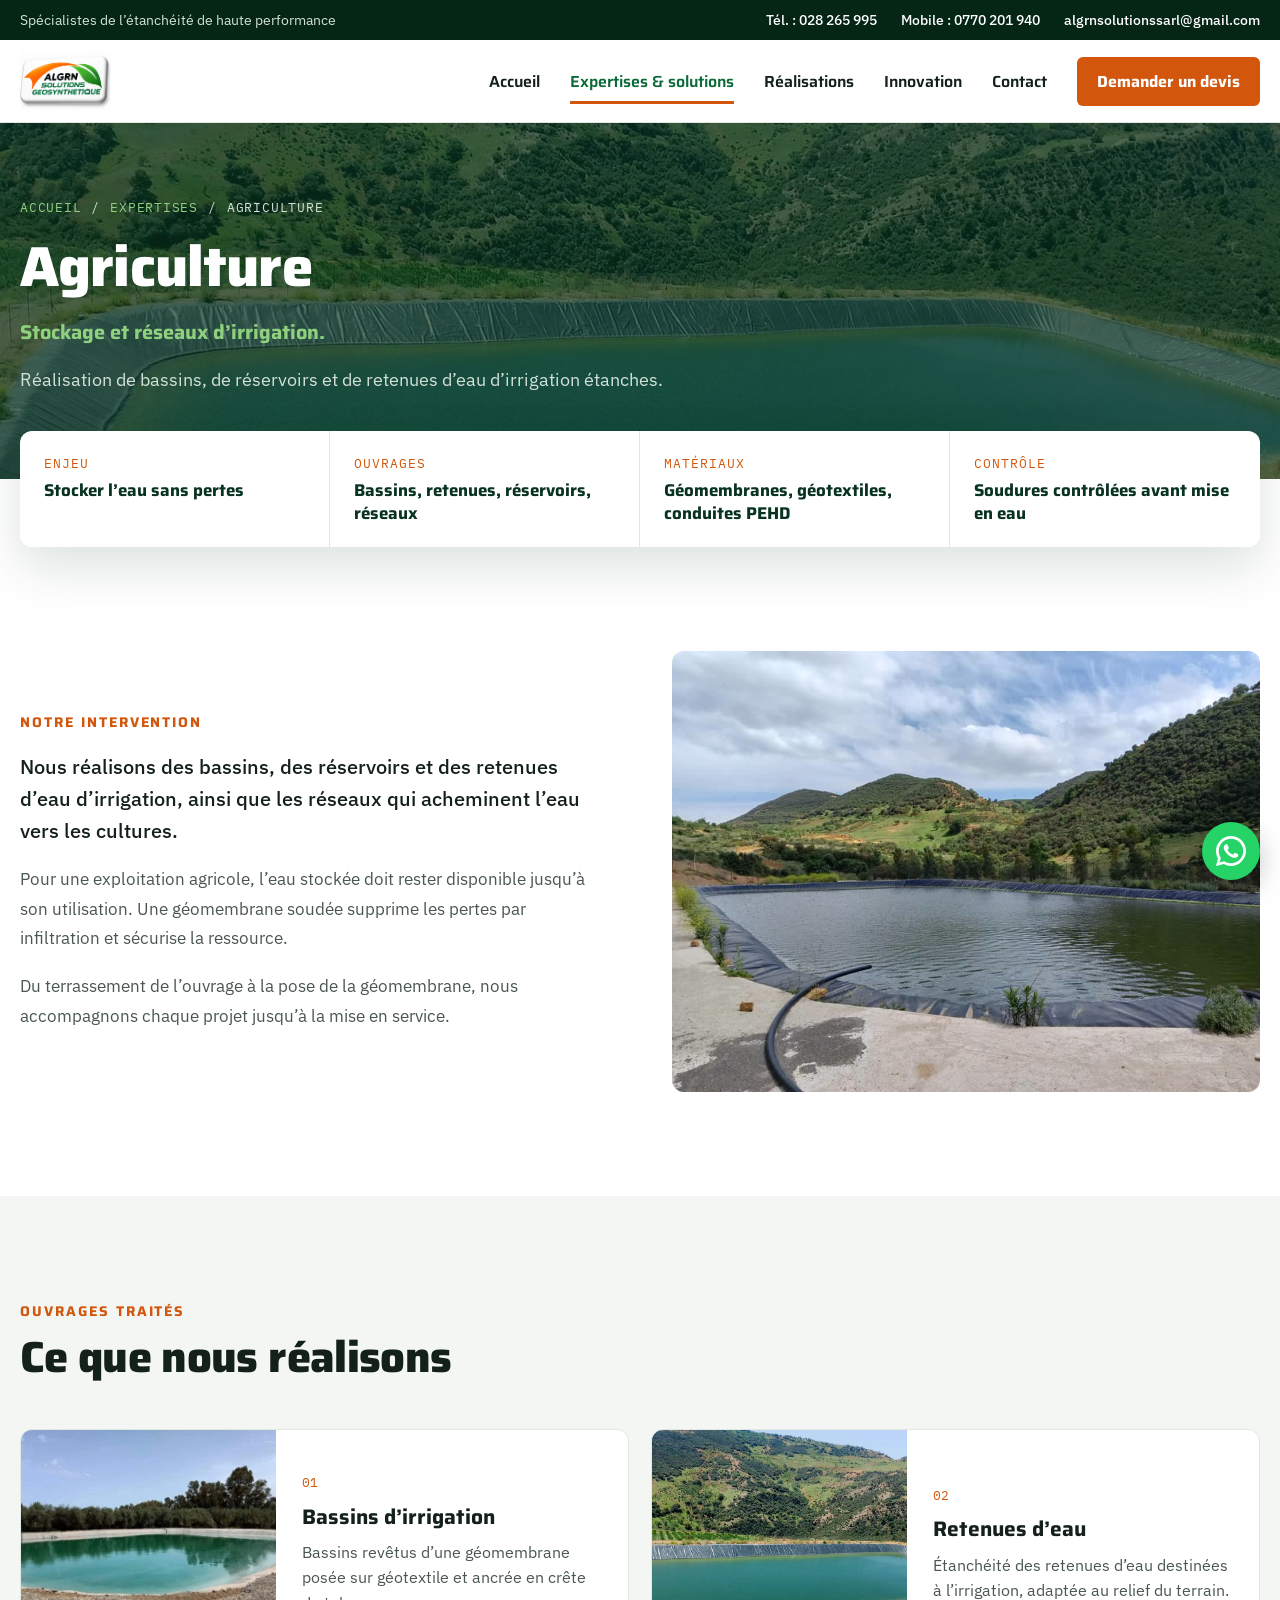
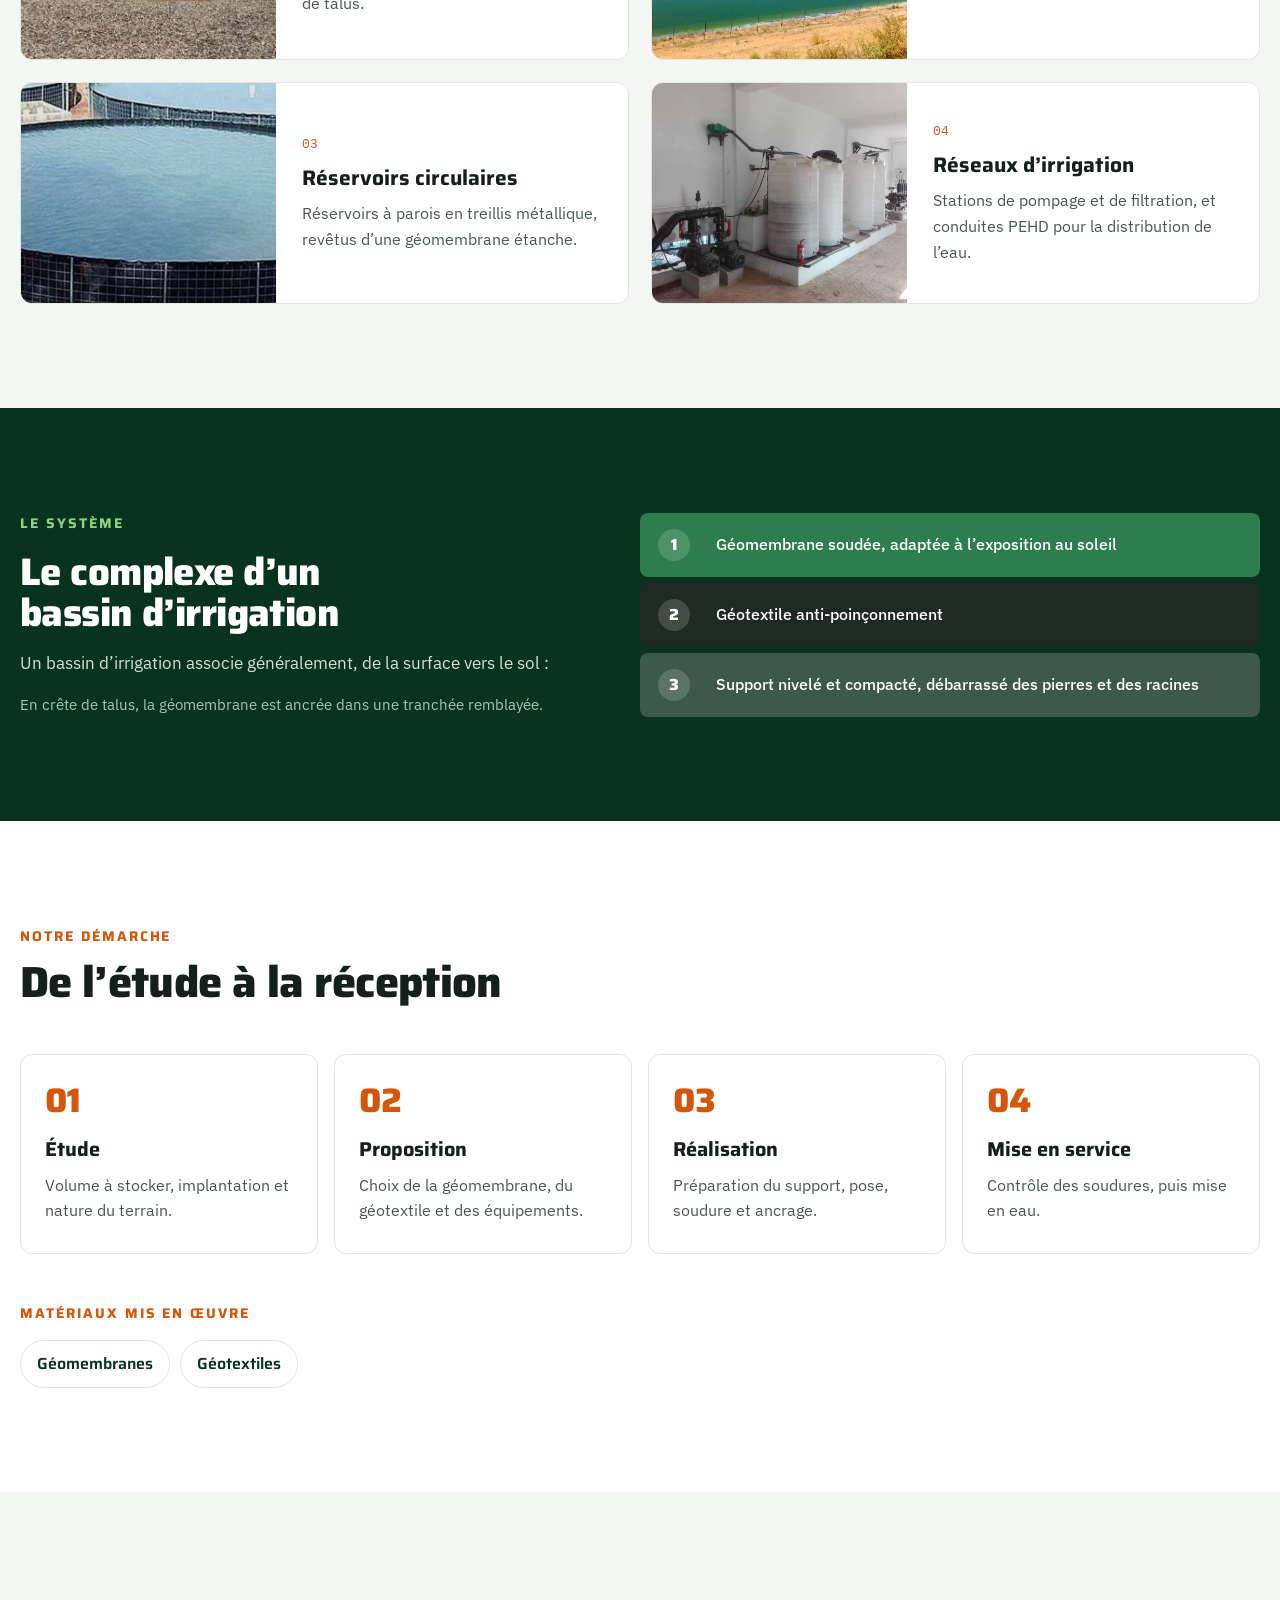
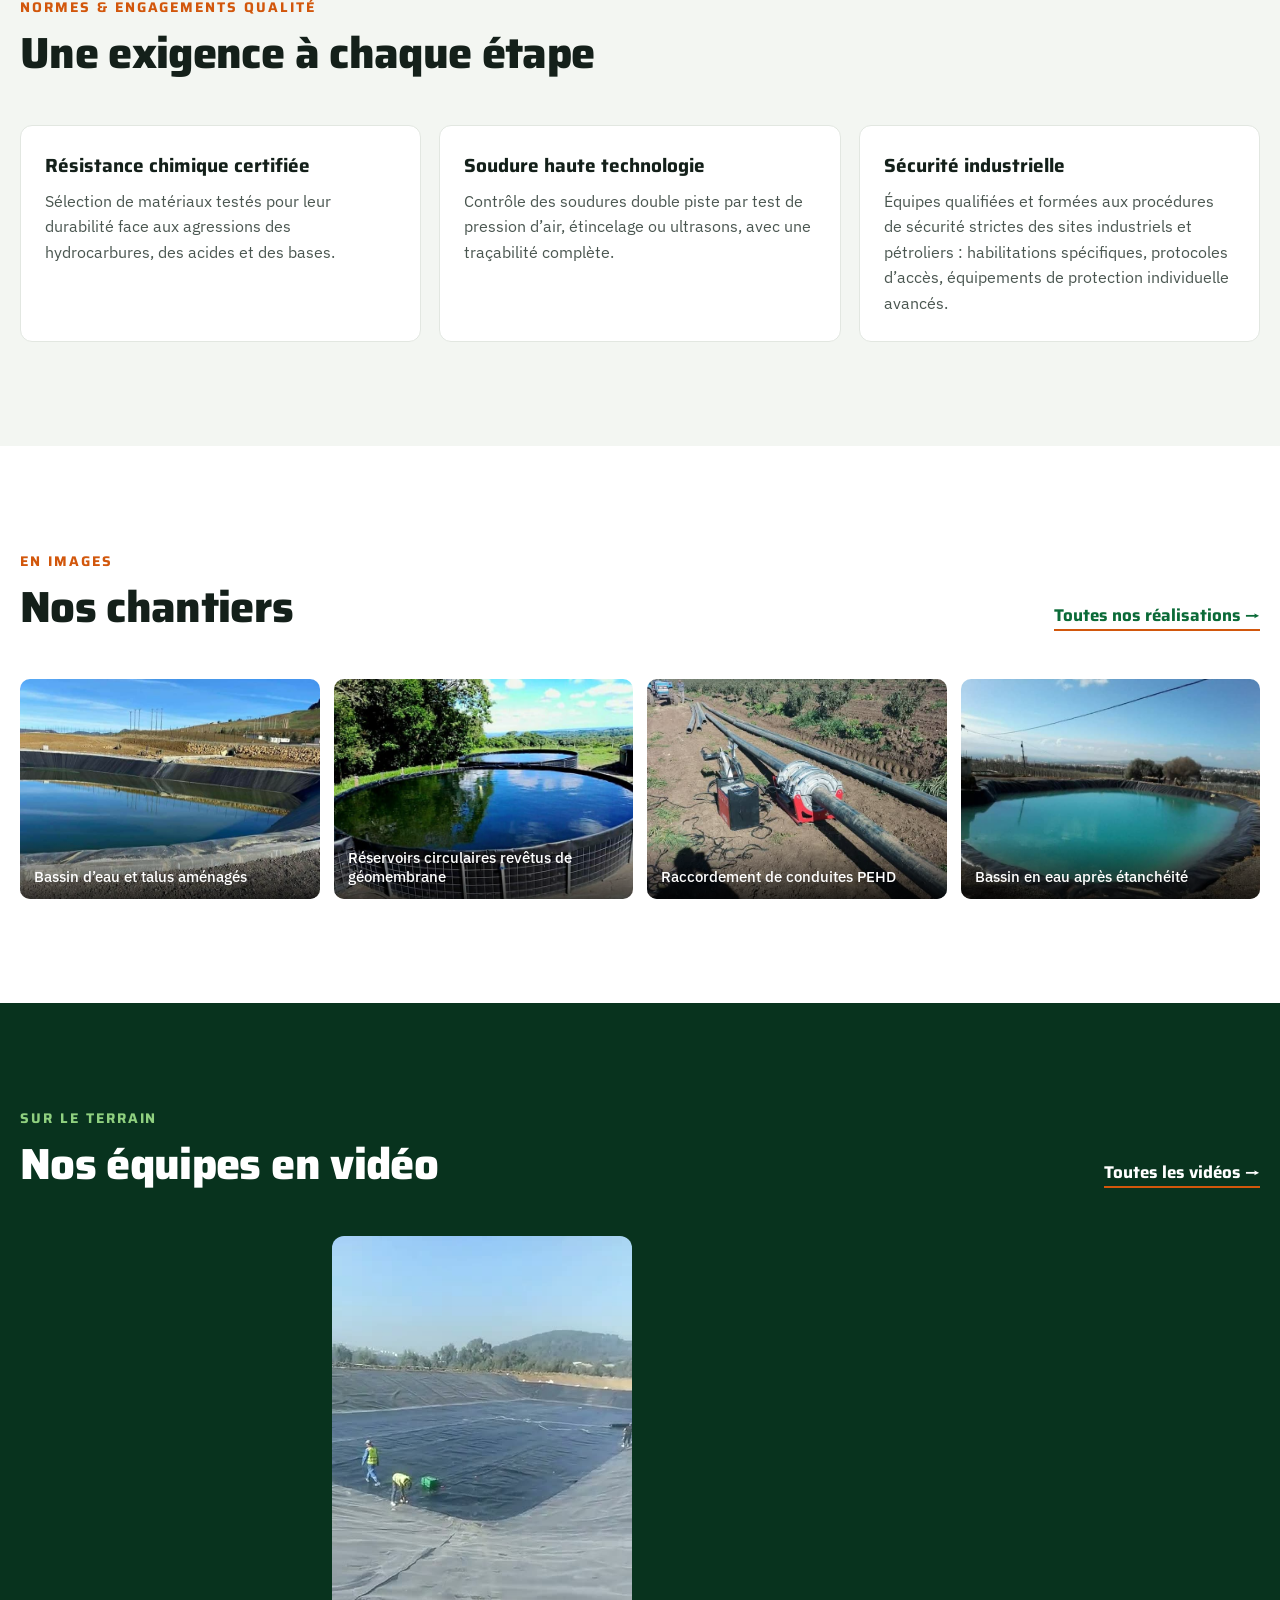
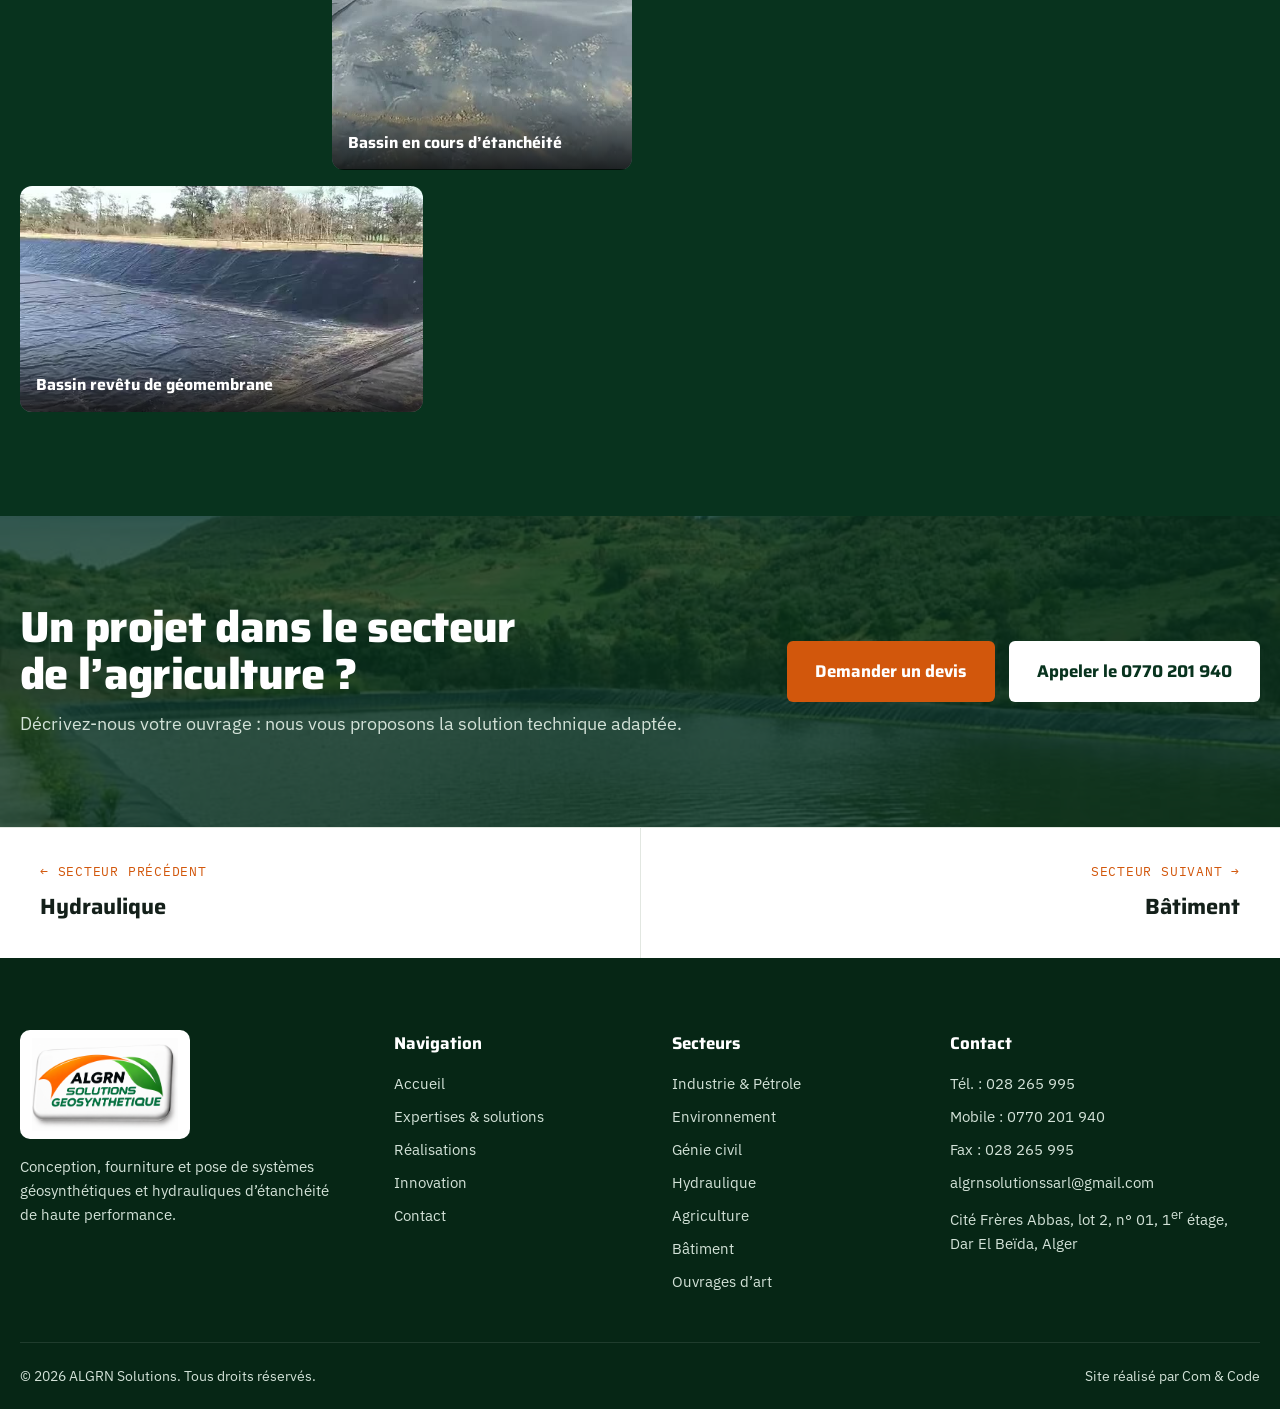
<file: agriculture.html>
<!DOCTYPE html>
<html lang="fr">
<head>
  <meta charset="utf-8">
  <meta name="viewport" content="width=device-width, initial-scale=1">
  <title>Agriculture – ALGRN Solutions</title>
  <meta name="description" content="Agriculture : bassins d’irrigation, retenues d’eau, réservoirs circulaires étanchés par géomembrane et réseaux d’irrigation.">
  <link rel="icon" href="images/logo.png">
  <link rel="preconnect" href="https://fonts.googleapis.com">
  <link rel="preconnect" href="https://fonts.gstatic.com" crossorigin>
  <link href="https://fonts.googleapis.com/css2?family=IBM+Plex+Mono:wght@400;500&family=IBM+Plex+Sans:wght@400;500;600&family=Saira:wght@600;700;800&display=swap" rel="stylesheet">
  <link rel="stylesheet" href="css/style.css">
</head>
<body>
  <div class="topbar">
    <div class="wrap">
      <span class="tagline">Spécialistes de l’étanchéité de haute performance</span>
      <div class="links">
        <a href="tel:+21328265995">Tél.&nbsp;: 028 265 995</a>
        <a href="tel:+213770201940">Mobile&nbsp;: 0770 201 940</a>
        <a href="mailto:algrnsolutionssarl@gmail.com">algrnsolutionssarl@gmail.com</a>
      </div>
    </div>
  </div>

  <header class="site-header">
    <div class="wrap">
      <a class="logo" href="index.html"><img src="images/logo.png" alt="ALGRN Solutions Géosynthétique" width="1574" height="1000"></a>
      <button class="nav-toggle" type="button" aria-expanded="false" aria-label="Ouvrir le menu"><span></span><span></span><span></span></button>
      <nav class="nav" aria-label="Navigation principale">
        <a href="index.html">Accueil</a>
        <a href="solutions.html" class="is-active">Expertises &amp; solutions</a>
        <a href="realisations.html">Réalisations</a>
        <a href="innovation.html">Innovation</a>
        <a href="contact.html">Contact</a>
        <a class="btn btn-accent" href="contact.html#devis">Demander un devis</a>
      </nav>
    </div>
  </header>

  <main>
    <section class="page-hero">
      <img class="bg" src="images/photos/retenue-eau-irrigation.jpg" alt="">
      <div class="wrap">
        <nav class="crumbs" aria-label="Fil d’Ariane"><a href="index.html">Accueil</a><span aria-hidden="true">/</span><a href="solutions.html">Expertises</a><span aria-hidden="true">/</span><span>Agriculture</span></nav>
        <h1 class="display">Agriculture</h1>
        <p class="tagline-lg">Stockage et réseaux d’irrigation.</p>
        <p>Réalisation de bassins, de réservoirs et de retenues d’eau d’irrigation étanches.</p>
      </div>
    </section>

    <div class="wrap">
      <dl class="facts">
        <div><dt>Enjeu</dt><dd>Stocker l’eau sans pertes</dd></div>
        <div><dt>Ouvrages</dt><dd>Bassins, retenues, réservoirs, réseaux</dd></div>
        <div><dt>Matériaux</dt><dd>Géomembranes, géotextiles, conduites PEHD</dd></div>
        <div><dt>Contrôle</dt><dd>Soudures contrôlées avant mise en eau</dd></div>
      </dl>
    </div>

    <section class="section">
      <div class="wrap svc-intro">
        <div class="copy reveal">
          <span class="eyebrow">Notre intervention</span>
          <p class="lead">Nous réalisons des bassins, des réservoirs et des retenues d’eau d’irrigation, ainsi que les réseaux qui acheminent l’eau vers les cultures.</p>
          <p>Pour une exploitation agricole, l’eau stockée doit rester disponible jusqu’à son utilisation. Une géomembrane soudée supprime les pertes par infiltration et sécurise la ressource.</p>
          <p>Du terrassement de l’ouvrage à la pose de la géomembrane, nous accompagnons chaque projet jusqu’à la mise en service.</p>
        </div>
        <img class="reveal" src="images/photos/bassin-irrigation-collines.jpg" alt="Bassin d’irrigation étanché par géomembrane, entouré de collines" loading="lazy">
      </div>
    </section>

    <section class="section bg-cream">
      <div class="wrap">
        <div class="section-head">
          <div>
            <span class="eyebrow">Ouvrages traités</span>
            <h2 class="display">Ce que nous réalisons</h2>
          </div>
        </div>
        <div class="works">
          <article class="work reveal">
            <img src="images/photos/bassin-irrigation.jpg" alt="Bassin d’irrigation rempli d’eau" loading="lazy">
            <div class="body"><span class="num">01</span><h3>Bassins d’irrigation</h3><p>Bassins revêtus d’une géomembrane posée sur géotextile et ancrée en crête de talus.</p></div>
          </article>
          <article class="work reveal">
            <img src="images/photos/retenue-eau-irrigation.jpg" alt="Retenue d’eau étanchée par géomembrane" loading="lazy">
            <div class="body"><span class="num">02</span><h3>Retenues d’eau</h3><p>Étanchéité des retenues d’eau destinées à l’irrigation, adaptée au relief du terrain.</p></div>
          </article>
          <article class="work reveal">
            <img src="images/photos/reservoir-circulaire.jpg" alt="Réservoir circulaire revêtu de géomembrane" loading="lazy">
            <div class="body"><span class="num">03</span><h3>Réservoirs circulaires</h3><p>Réservoirs à parois en treillis métallique, revêtus d’une géomembrane étanche.</p></div>
          </article>
          <article class="work reveal">
            <img src="images/photos/station-irrigation.jpg" alt="Station de pompage et de filtration" loading="lazy">
            <div class="body"><span class="num">04</span><h3>Réseaux d’irrigation</h3><p>Stations de pompage et de filtration, et conduites PEHD pour la distribution de l’eau.</p></div>
          </article>
        </div>
      </div>
    </section>

    <section class="section on-dark">
      <div class="wrap system">
        <div class="copy reveal">
          <span class="eyebrow">Le système</span>
          <h2 class="display" style="font-size:clamp(28px,3vw,40px)">Le complexe d’un bassin d’irrigation</h2>
          <p>Un bassin d’irrigation associe généralement, de la surface vers le sol&nbsp;:</p>
          <p class="note">En crête de talus, la géomembrane est ancrée dans une tranchée remblayée.</p>
        </div>
        <ol class="layers-list reveal">
          <li>Géomembrane soudée, adaptée à l’exposition au soleil</li>
          <li>Géotextile anti-poinçonnement</li>
          <li>Support nivelé et compacté, débarrassé des pierres et des racines</li>
        </ol>
      </div>
    </section>

    <section class="section">
      <div class="wrap">
        <div class="section-head">
          <div>
            <span class="eyebrow">Notre démarche</span>
            <h2 class="display">De l’étude à la réception</h2>
          </div>
        </div>
        <ol class="steps">
          <li class="reveal"><strong>Étude</strong><span>Volume à stocker, implantation et nature du terrain.</span></li>
          <li class="reveal"><strong>Proposition</strong><span>Choix de la géomembrane, du géotextile et des équipements.</span></li>
          <li class="reveal"><strong>Réalisation</strong><span>Préparation du support, pose, soudure et ancrage.</span></li>
          <li class="reveal"><strong>Mise en service</strong><span>Contrôle des soudures, puis mise en eau.</span></li>
        </ol>
        <div style="margin-top:48px;display:flex;flex-direction:column;gap:16px">
          <span class="eyebrow">Matériaux mis en œuvre</span>
          <div class="mat-links">
            <a href="solutions.html#materiaux">Géomembranes</a>
            <a href="solutions.html#materiaux">Géotextiles</a>
          </div>
        </div>
      </div>
    </section>

    <section class="section bg-cream">
      <div class="wrap">
        <div class="section-head">
          <div>
            <span class="eyebrow">Normes &amp; engagements qualité</span>
            <h2 class="display">Une exigence à chaque étape</h2>
          </div>
        </div>
        <ul class="checklist">
          <li class="reveal"><strong>Résistance chimique certifiée</strong><span>Sélection de matériaux testés pour leur durabilité face aux agressions des hydrocarbures, des acides et des bases.</span></li>
          <li class="reveal"><strong>Soudure haute technologie</strong><span>Contrôle des soudures double piste par test de pression d’air, étincelage ou ultrasons, avec une traçabilité complète.</span></li>
          <li class="reveal"><strong>Sécurité industrielle</strong><span>Équipes qualifiées et formées aux procédures de sécurité strictes des sites industriels et pétroliers&nbsp;: habilitations spécifiques, protocoles d’accès, équipements de protection individuelle avancés.</span></li>
        </ul>
      </div>
    </section>

    <section class="section">
      <div class="wrap">
        <div class="section-head">
          <div>
            <span class="eyebrow">En images</span>
            <h2 class="display">Nos chantiers</h2>
          </div>
          <a class="link-more" href="realisations.html">Toutes nos réalisations →</a>
        </div>
        <div class="gallery">
          <figure class="reveal"><a href="realisations.html"><img src="images/photos/bassin-eau-colline.jpg" alt="Bassin d’eau et talus aménagés" loading="lazy"></a><figcaption>Bassin d’eau et talus aménagés</figcaption></figure>
          <figure class="reveal"><a href="realisations.html"><img src="images/photos/reservoirs-circulaires.jpg" alt="Réservoirs circulaires revêtus de géomembrane" loading="lazy"></a><figcaption>Réservoirs circulaires revêtus de géomembrane</figcaption></figure>
          <figure class="reveal"><a href="realisations.html"><img src="images/photos/conduite-pehd.jpg" alt="Raccordement de conduites PEHD" loading="lazy"></a><figcaption>Raccordement de conduites PEHD</figcaption></figure>
          <figure class="reveal"><a href="realisations.html"><img src="images/photos/bassin-eau-rempli.jpg" alt="Bassin en eau après étanchéité" loading="lazy"></a><figcaption>Bassin en eau après étanchéité</figcaption></figure>
        </div>
      </div>
    </section>

    <section class="section on-dark">
      <div class="wrap">
        <div class="section-head">
          <div>
            <span class="eyebrow">Sur le terrain</span>
            <h2 class="display">Nos équipes en vidéo</h2>
          </div>
          <a class="link-more" href="realisations.html#videos">Toutes les vidéos →</a>
        </div>
        <div class="reels two">
          <figure class="reel reveal">
            <video data-autoplay muted loop playsinline preload="none" poster="videos/bassin-geomembrane-collines.jpg" aria-label="Bassin en cours d’étanchéité">
              <source src="videos/bassin-geomembrane-collines.mp4" type="video/mp4">
            </video>
            <figcaption>Bassin en cours d’étanchéité</figcaption>
          </figure>
        </div>
        <div class="reels-land ">
          <figure class="reel reveal">
            <video data-autoplay muted loop playsinline preload="none" poster="videos/bassin-geomembrane.jpg" aria-label="Bassin revêtu de géomembrane">
              <source src="videos/bassin-geomembrane.mp4" type="video/mp4">
            </video>
            <figcaption>Bassin revêtu de géomembrane</figcaption>
          </figure>
        </div>
      </div>
    </section>

    <section class="cta-band">
      <img class="bg" src="images/photos/bassin-irrigation-collines.jpg" alt="" loading="lazy">
      <div class="wrap">
        <div>
          <h2 class="display">Un projet dans le secteur de l’agriculture&nbsp;?</h2>
          <p>Décrivez-nous votre ouvrage&nbsp;: nous vous proposons la solution technique adaptée.</p>
        </div>
        <div class="cta-actions">
          <a class="btn btn-accent btn-lg" href="contact.html?secteur=Agriculture#devis">Demander un devis</a>
          <a class="btn btn-white btn-lg" href="tel:+213770201940">Appeler le 0770 201 940</a>
        </div>
      </div>
    </section>

    <nav class="pager" aria-label="Autres secteurs">
      <a href="hydraulique.html"><span>← Secteur précédent</span><strong>Hydraulique</strong></a>
      <a href="batiment.html"><span>Secteur suivant →</span><strong>Bâtiment</strong></a>
    </nav>
  </main>

  <footer class="site-footer">
    <div class="wrap grid">
      <div class="brand">
        <img src="images/logo.png" alt="ALGRN Solutions Géosynthétique" loading="lazy">
        <p>Conception, fourniture et pose de systèmes géosynthétiques et hydrauliques d’étanchéité de haute performance.</p>
      </div>
      <div class="col">
        <strong>Navigation</strong>
        <a href="index.html">Accueil</a>
        <a href="solutions.html">Expertises &amp; solutions</a>
        <a href="realisations.html">Réalisations</a>
        <a href="innovation.html">Innovation</a>
        <a href="contact.html">Contact</a>
      </div>
      <div class="col">
        <strong>Secteurs</strong>
        <a href="industrie-petrole.html">Industrie &amp; Pétrole</a>
        <a href="environnement.html">Environnement</a>
        <a href="genie-civil.html">Génie civil</a>
        <a href="hydraulique.html">Hydraulique</a>
        <a href="agriculture.html">Agriculture</a>
        <a href="batiment.html">Bâtiment</a>
        <a href="ouvrages-art.html">Ouvrages d’art</a>
      </div>
      <div class="col">
        <strong>Contact</strong>
        <a href="tel:+21328265995">Tél.&nbsp;: 028 265 995</a>
        <a href="tel:+213770201940">Mobile&nbsp;: 0770 201 940</a>
        <span>Fax&nbsp;: 028 265 995</span>
        <a href="mailto:algrnsolutionssarl@gmail.com">algrnsolutionssarl@gmail.com</a>
        <span>Cité Frères Abbas, lot 2, n°&nbsp;01, 1<sup>er</sup>&nbsp;étage, <span class="nowrap">Dar El Beïda</span>, Alger</span>
      </div>
    </div>
    <div class="wrap legal">
      <span>© 2026 ALGRN Solutions. Tous droits réservés.</span>
      <span>Site réalisé par Com &amp; Code</span>
    </div>
  </footer>

  <a class="wa-float" href="https://wa.me/213770201940" aria-label="Nous écrire sur WhatsApp"><svg width="30" height="30" viewBox="0 0 24 24" fill="#fff" aria-hidden="true"><path d="M17.5 14.4c-.3-.1-1.7-.8-2-.9-.3-.1-.5-.1-.7.1-.2.3-.8.9-.9 1.1-.2.2-.3.2-.6.1-.3-.1-1.2-.5-2.3-1.4-.9-.8-1.4-1.7-1.6-2-.2-.3 0-.5.1-.6l.4-.5c.1-.2.2-.3.3-.5.1-.2 0-.4 0-.5l-.9-2.2c-.2-.6-.5-.5-.7-.5h-.6c-.2 0-.5.1-.8.4-.3.3-1 1-1 2.4s1 2.8 1.2 3c.1.2 2 3.1 4.9 4.3.7.3 1.2.5 1.6.6.7.2 1.3.2 1.8.1.6-.1 1.7-.7 1.9-1.4.2-.7.2-1.3.2-1.4-.1-.1-.3-.2-.6-.3zM12 21.8c-1.8 0-3.5-.5-5-1.4l-.4-.2-3.7 1 1-3.6-.2-.4C2.7 15.6 2.2 13.8 2.2 12 2.2 6.6 6.6 2.2 12 2.2S21.8 6.6 21.8 12 17.4 21.8 12 21.8zM12 0C5.4 0 0 5.4 0 12c0 2.1.6 4.2 1.6 6L0 24l6.2-1.6c1.8 1 3.8 1.5 5.8 1.5 6.6 0 12-5.4 12-12S18.6 0 12 0z"/></svg></a>

  <script src="js/main.js"></script>
</body>
</html>
</file>
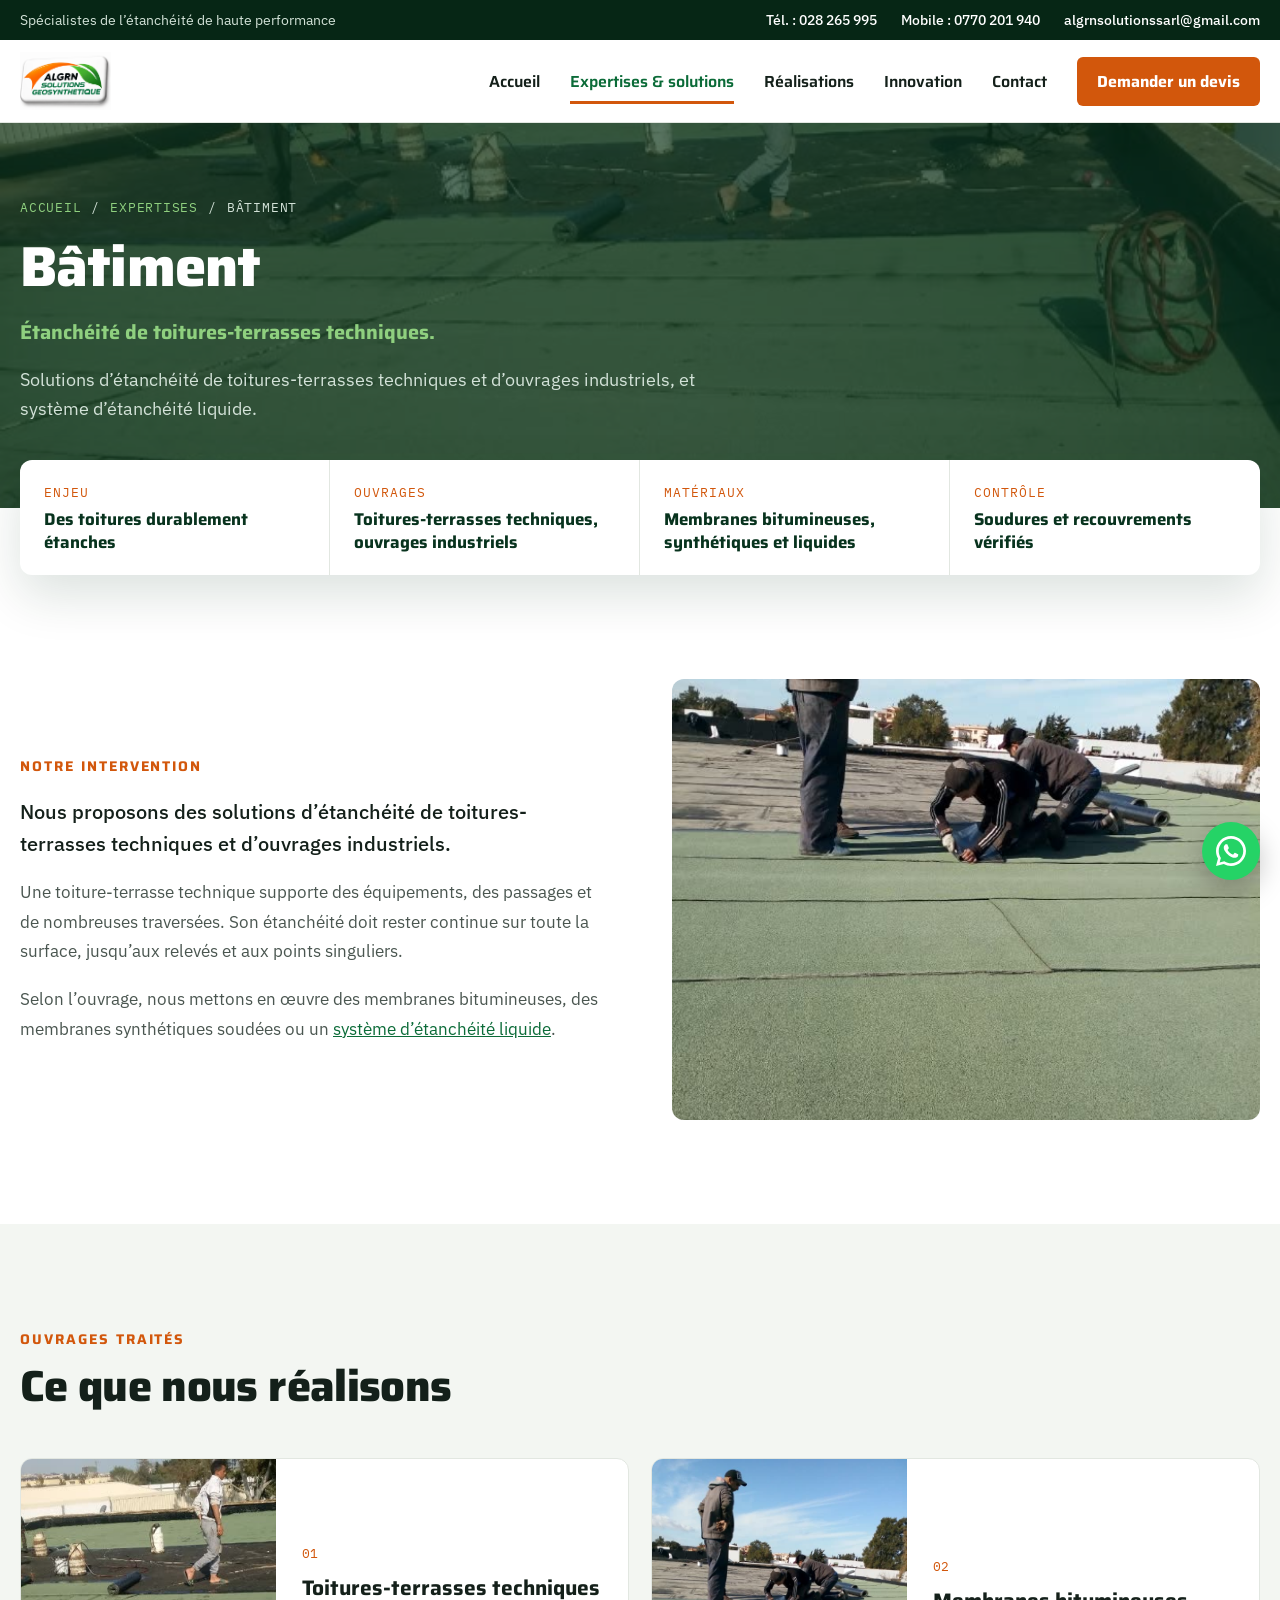
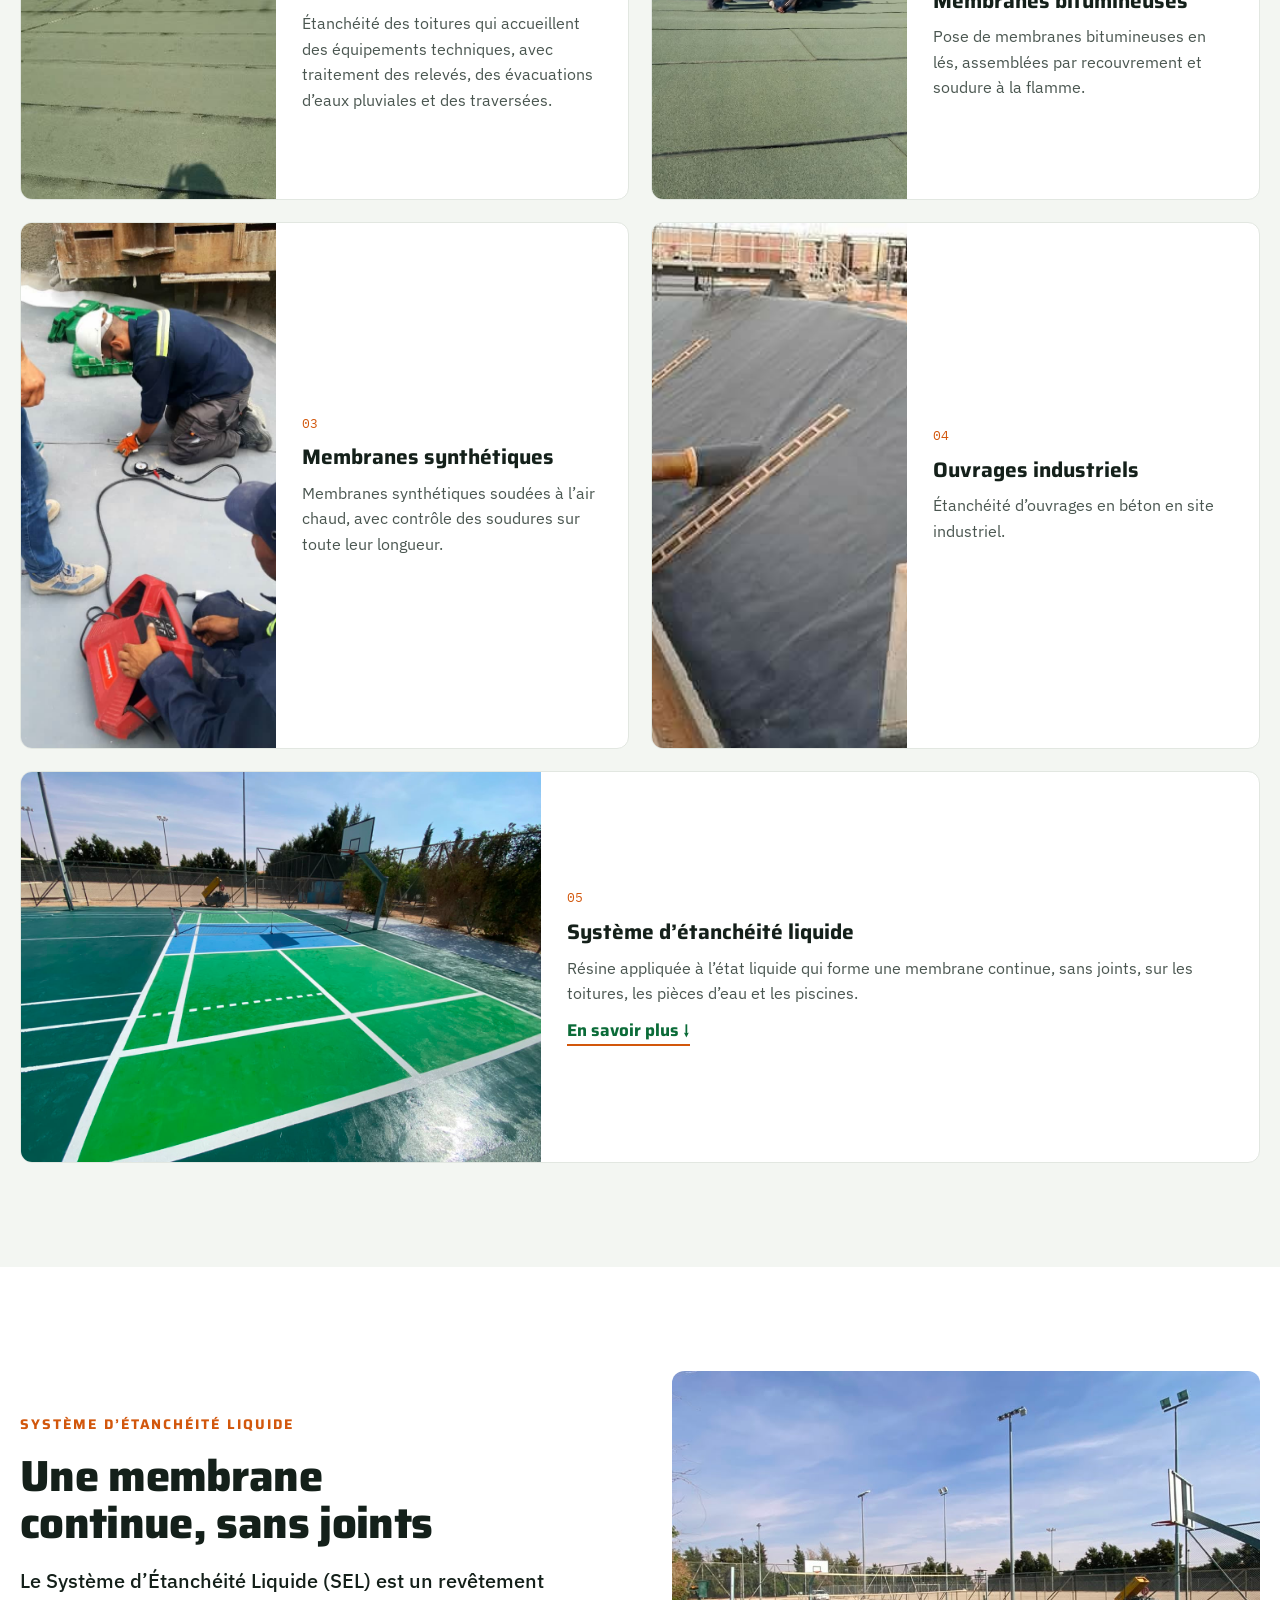
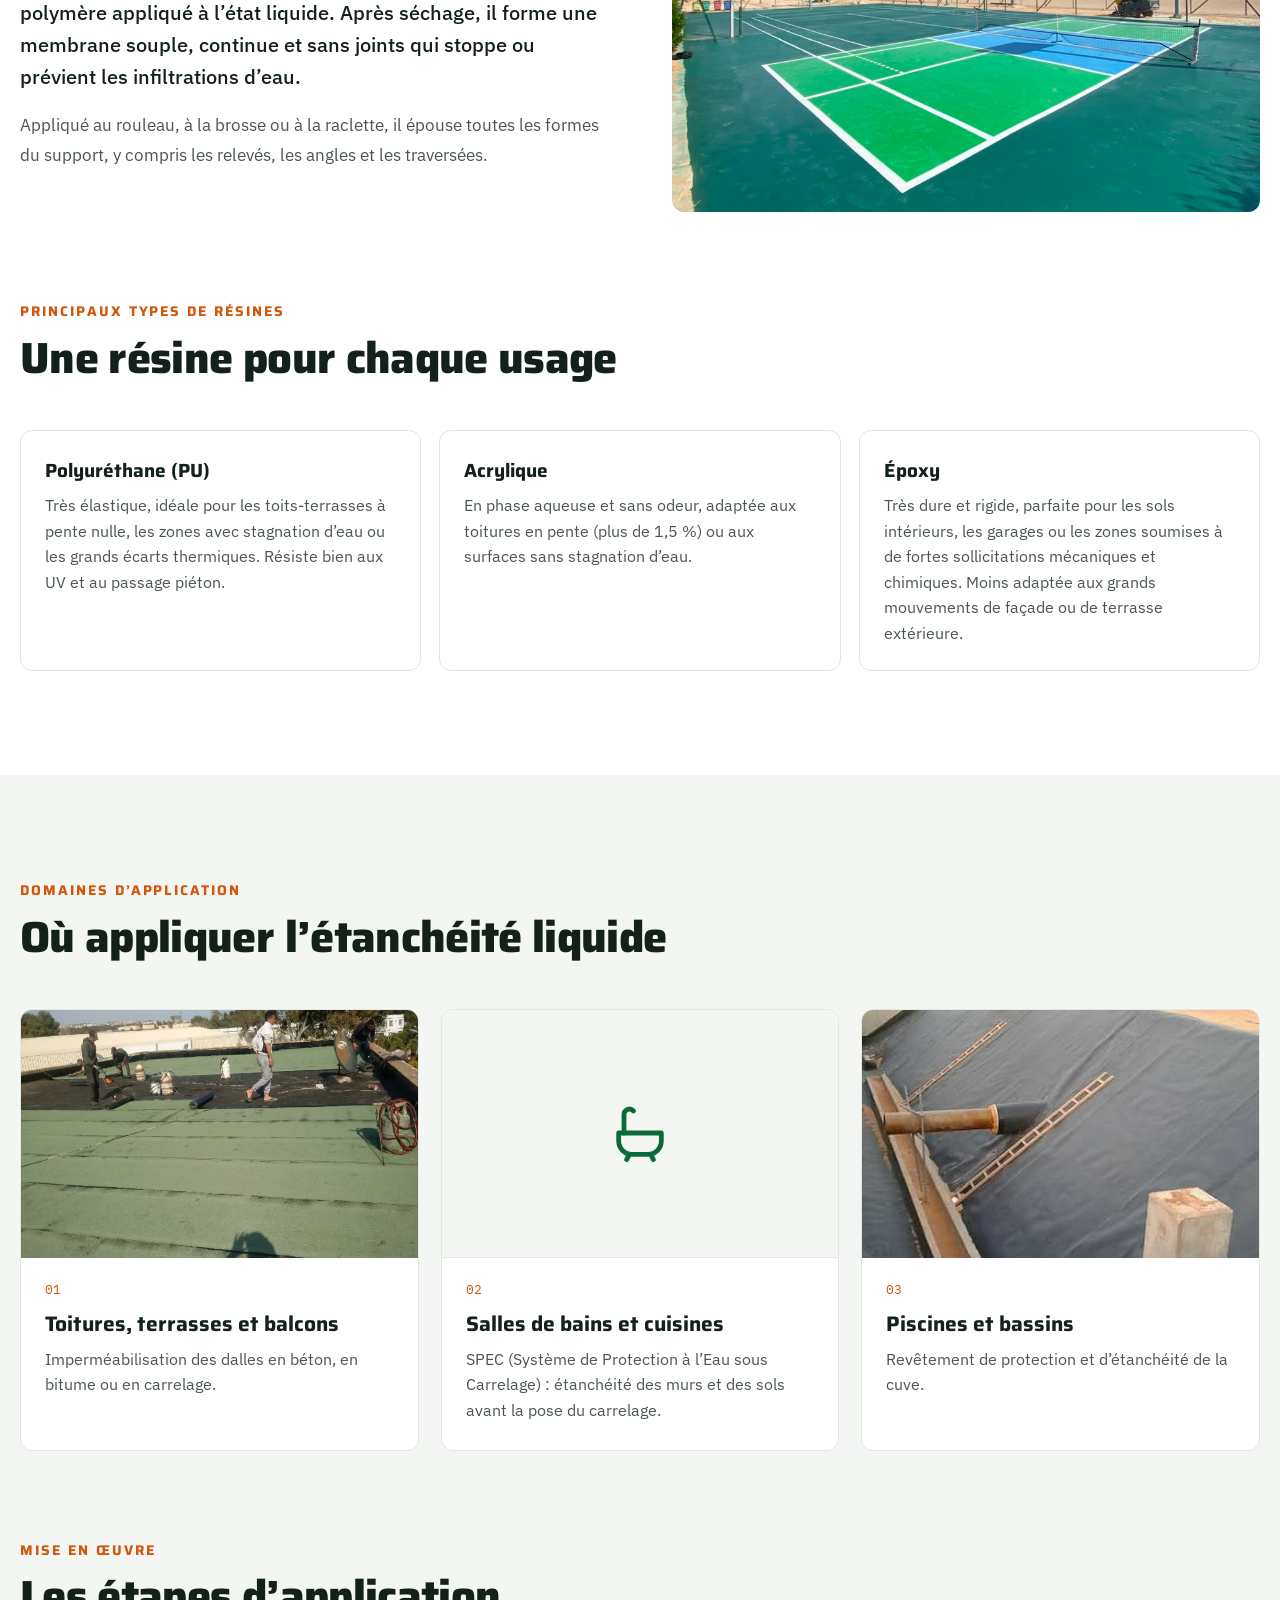
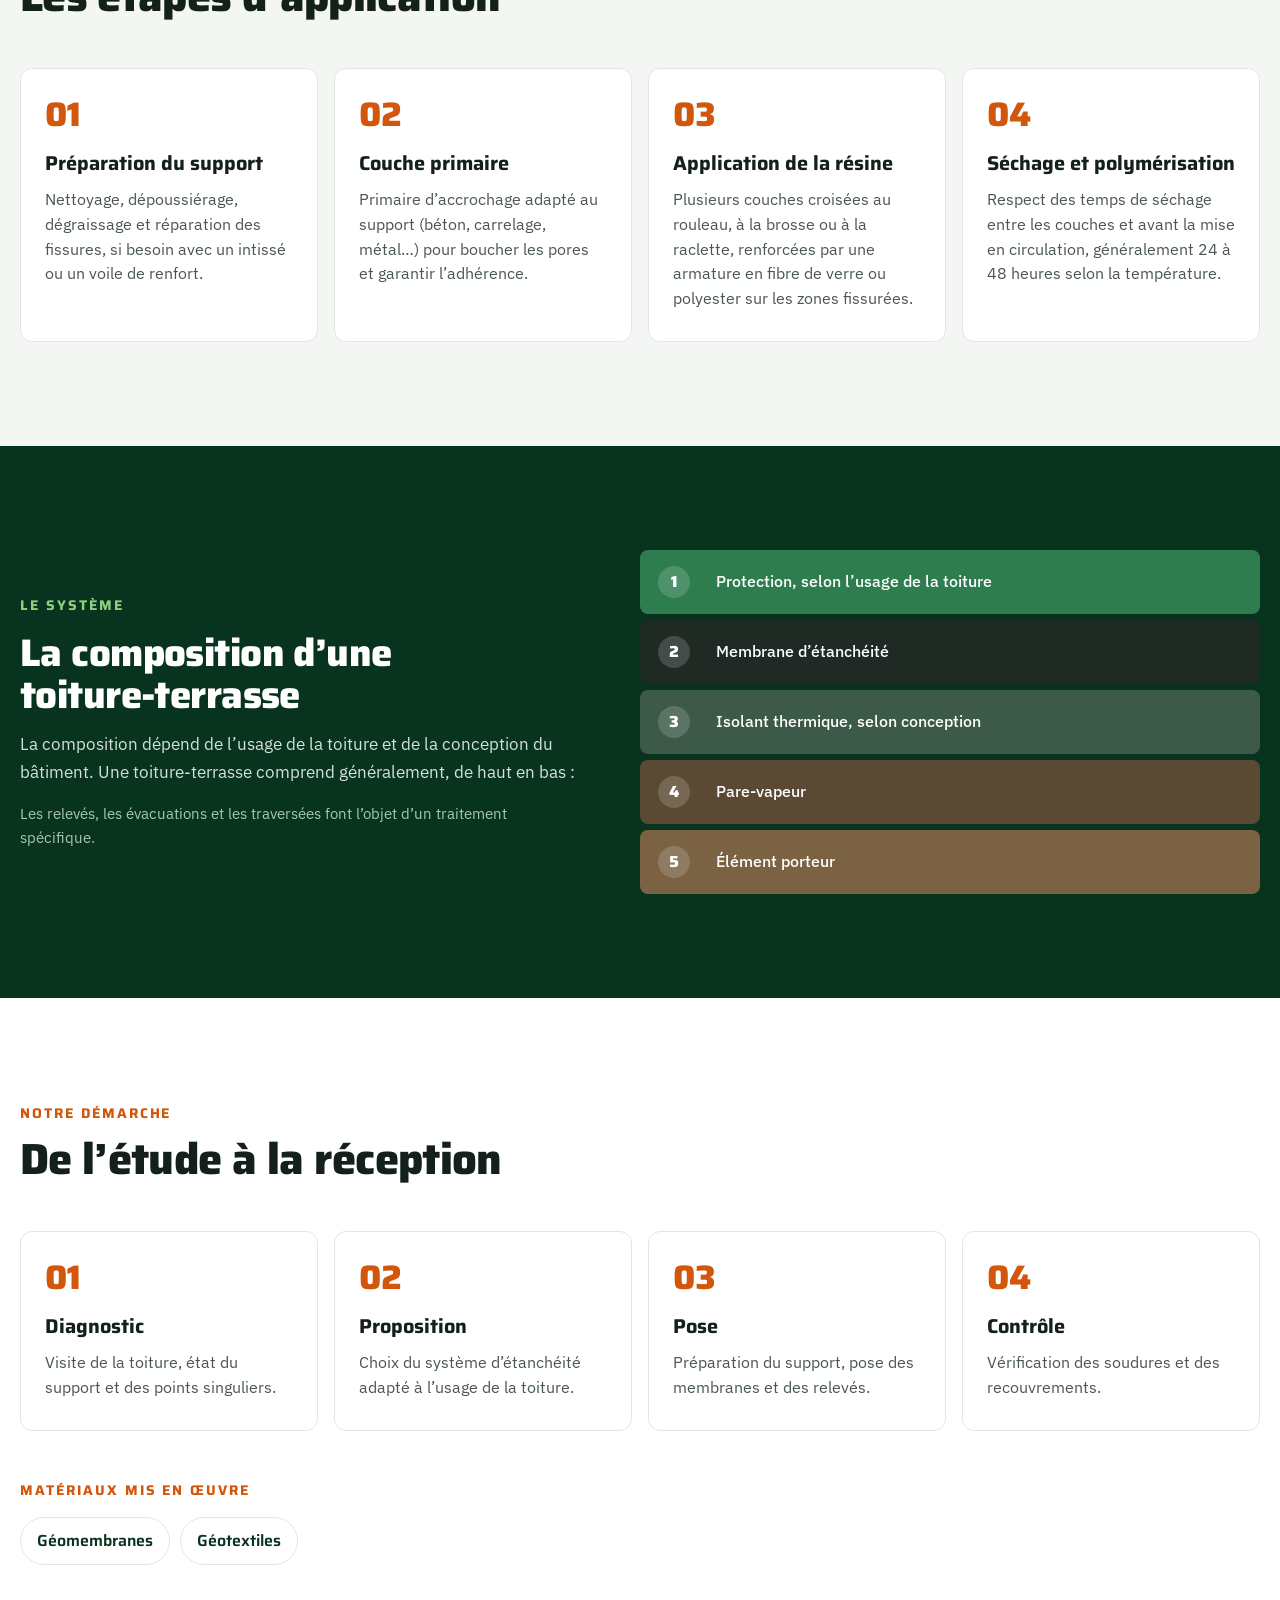
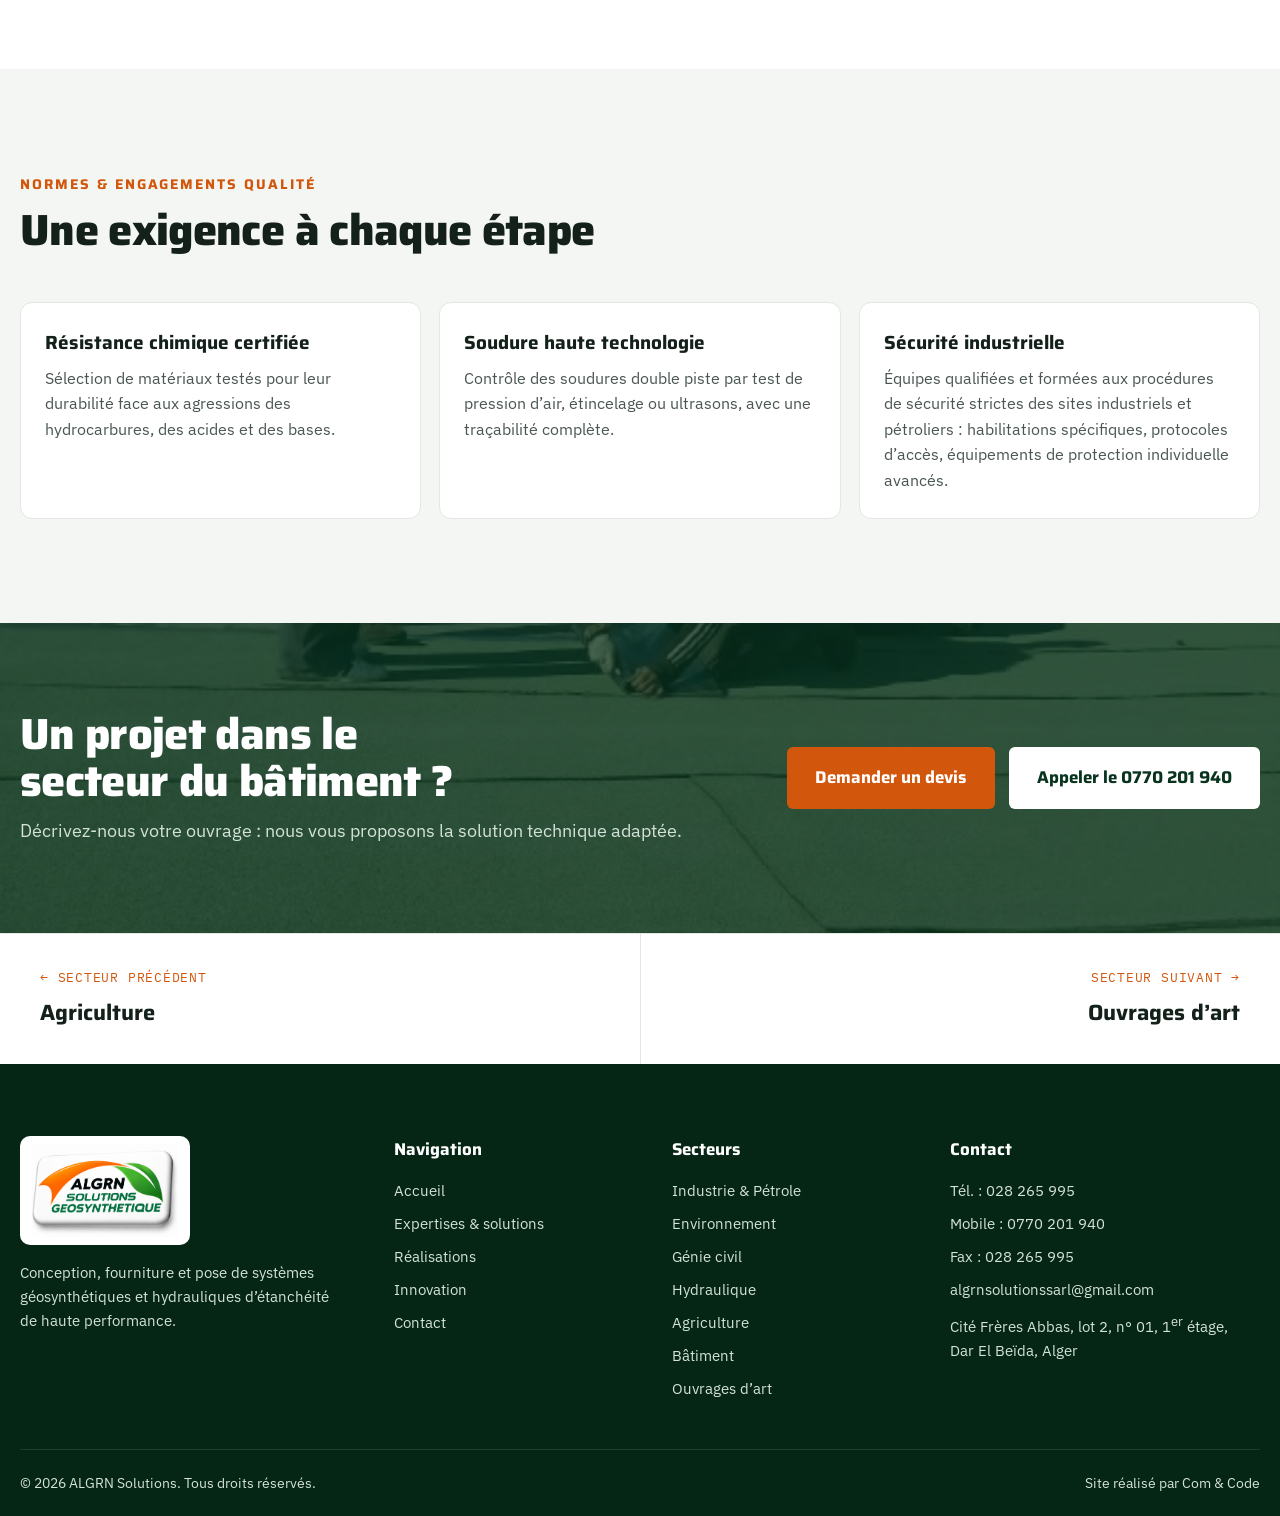
<file: batiment.html>
<!DOCTYPE html>
<html lang="fr">
<head>
  <meta charset="utf-8">
  <meta name="viewport" content="width=device-width, initial-scale=1">
  <title>Bâtiment – ALGRN Solutions</title>
  <meta name="description" content="Bâtiment : étanchéité de toitures-terrasses techniques, d’ouvrages industriels, et système d’étanchéité liquide pour toitures, pièces d’eau et piscines.">
  <link rel="icon" href="images/logo.png">
  <link rel="preconnect" href="https://fonts.googleapis.com">
  <link rel="preconnect" href="https://fonts.gstatic.com" crossorigin>
  <link href="https://fonts.googleapis.com/css2?family=IBM+Plex+Mono:wght@400;500&family=IBM+Plex+Sans:wght@400;500;600&family=Saira:wght@600;700;800&display=swap" rel="stylesheet">
  <link rel="stylesheet" href="css/style.css">
</head>
<body>
  <div class="topbar">
    <div class="wrap">
      <span class="tagline">Spécialistes de l’étanchéité de haute performance</span>
      <div class="links">
        <a href="tel:+21328265995">Tél.&nbsp;: 028 265 995</a>
        <a href="tel:+213770201940">Mobile&nbsp;: 0770 201 940</a>
        <a href="mailto:algrnsolutionssarl@gmail.com">algrnsolutionssarl@gmail.com</a>
      </div>
    </div>
  </div>

  <header class="site-header">
    <div class="wrap">
      <a class="logo" href="index.html"><img src="images/logo.png" alt="ALGRN Solutions Géosynthétique" width="1574" height="1000"></a>
      <button class="nav-toggle" type="button" aria-expanded="false" aria-label="Ouvrir le menu"><span></span><span></span><span></span></button>
      <nav class="nav" aria-label="Navigation principale">
        <a href="index.html">Accueil</a>
        <a href="solutions.html" class="is-active">Expertises &amp; solutions</a>
        <a href="realisations.html">Réalisations</a>
        <a href="innovation.html">Innovation</a>
        <a href="contact.html">Contact</a>
        <a class="btn btn-accent" href="contact.html#devis">Demander un devis</a>
      </nav>
    </div>
  </header>

  <main>
    <section class="page-hero">
      <img class="bg" src="images/photos/toiture-terrasse.jpg" alt="">
      <div class="wrap">
        <nav class="crumbs" aria-label="Fil d’Ariane"><a href="index.html">Accueil</a><span aria-hidden="true">/</span><a href="solutions.html">Expertises</a><span aria-hidden="true">/</span><span>Bâtiment</span></nav>
        <h1 class="display">Bâtiment</h1>
        <p class="tagline-lg">Étanchéité de toitures-terrasses techniques.</p>
        <p>Solutions d’étanchéité de toitures-terrasses techniques et d’ouvrages industriels, et système d’étanchéité liquide.</p>
      </div>
    </section>

    <div class="wrap">
      <dl class="facts">
        <div><dt>Enjeu</dt><dd>Des toitures durablement étanches</dd></div>
        <div><dt>Ouvrages</dt><dd>Toitures-terrasses techniques, ouvrages industriels</dd></div>
        <div><dt>Matériaux</dt><dd>Membranes bitumineuses, synthétiques et liquides</dd></div>
        <div><dt>Contrôle</dt><dd>Soudures et recouvrements vérifiés</dd></div>
      </dl>
    </div>

    <section class="section">
      <div class="wrap svc-intro">
        <div class="copy reveal">
          <span class="eyebrow">Notre intervention</span>
          <p class="lead">Nous proposons des solutions d’étanchéité de toitures-terrasses techniques et d’ouvrages industriels.</p>
          <p>Une toiture-terrasse technique supporte des équipements, des passages et de nombreuses traversées. Son étanchéité doit rester continue sur toute la surface, jusqu’aux relevés et aux points singuliers.</p>
          <p>Selon l’ouvrage, nous mettons en œuvre des membranes bitumineuses, des membranes synthétiques soudées ou un <a href="#sel">système d’étanchéité liquide</a>.</p>
        </div>
        <img class="reveal" src="images/photos/toiture-terrasse-2.jpg" alt="Ouvriers posant des membranes sur une toiture-terrasse" loading="lazy">
      </div>
    </section>

    <section class="section bg-cream">
      <div class="wrap">
        <div class="section-head">
          <div>
            <span class="eyebrow">Ouvrages traités</span>
            <h2 class="display">Ce que nous réalisons</h2>
          </div>
        </div>
        <div class="works">
          <article class="work reveal">
            <img src="images/photos/toiture-terrasse.jpg" alt="Pose de membranes d’étanchéité sur une toiture-terrasse" loading="lazy">
            <div class="body"><span class="num">01</span><h3>Toitures-terrasses techniques</h3><p>Étanchéité des toitures qui accueillent des équipements techniques, avec traitement des relevés, des évacuations d’eaux pluviales et des traversées.</p></div>
          </article>
          <article class="work reveal">
            <img src="images/photos/toiture-terrasse-2.jpg" alt="Ouvriers posant des membranes bitumineuses sur une toiture-terrasse" loading="lazy">
            <div class="body"><span class="num">02</span><h3>Membranes bitumineuses</h3><p>Pose de membranes bitumineuses en lés, assemblées par recouvrement et soudure à la flamme.</p></div>
          </article>
          <article class="work reveal">
            <img src="images/photos/soudure-membrane-pvc.jpg" alt="Techniciens soudant une membrane d’étanchéité" loading="lazy">
            <div class="body"><span class="num">03</span><h3>Membranes synthétiques</h3><p>Membranes synthétiques soudées à l’air chaud, avec contrôle des soudures sur toute leur longueur.</p></div>
          </article>
          <article class="work reveal">
            <img src="images/photos/bassin-beton-geomembrane.jpg" alt="Géomembrane posée sur les parois d’un ouvrage en béton" loading="lazy">
            <div class="body"><span class="num">04</span><h3>Ouvrages industriels</h3><p>Étanchéité d’ouvrages en béton en site industriel.</p></div>
          </article>
          <article class="work reveal">
            <img src="images/photos/sel-terrain-multisport.jpg" alt="Terrain multisport revêtu d’un système de résine liquide" loading="lazy">
            <div class="body"><span class="num">05</span><h3>Système d’étanchéité liquide</h3><p>Résine appliquée à l’état liquide qui forme une membrane continue, sans joints, sur les toitures, les pièces d’eau et les piscines.</p><a class="link-more" href="#sel">En savoir plus ↓</a></div>
          </article>
        </div>
      </div>
    </section>

    <section class="section" id="sel">
      <div class="wrap">
        <div class="svc-intro">
          <div class="copy reveal">
            <span class="eyebrow">Système d’étanchéité liquide</span>
            <h2 class="display" style="font-size:clamp(30px,3.4vw,46px)">Une membrane continue, sans joints</h2>
            <p class="lead">Le Système d’Étanchéité Liquide (SEL) est un revêtement polymère appliqué à l’état liquide. Après séchage, il forme une membrane souple, continue et sans joints qui stoppe ou prévient les infiltrations d’eau.</p>
            <p>Appliqué au rouleau, à la brosse ou à la raclette, il épouse toutes les formes du support, y compris les relevés, les angles et les traversées.</p>
          </div>
          <img class="reveal" src="images/photos/sel-terrain-multisport-2.jpg" alt="Terrain multisport revêtu de résine, réalisé par ALGRN Solutions" loading="lazy">
        </div>

        <div class="section-head" style="margin-top:88px">
          <div>
            <span class="eyebrow">Principaux types de résines</span>
            <h2 class="display">Une résine pour chaque usage</h2>
          </div>
        </div>
        <ul class="checklist">
          <li class="reveal"><strong>Polyuréthane (PU)</strong><span>Très élastique, idéale pour les toits-terrasses à pente nulle, les zones avec stagnation d’eau ou les grands écarts thermiques. Résiste bien aux UV et au passage piéton.</span></li>
          <li class="reveal"><strong>Acrylique</strong><span>En phase aqueuse et sans odeur, adaptée aux toitures en pente (plus de 1,5&nbsp;%) ou aux surfaces sans stagnation d’eau.</span></li>
          <li class="reveal"><strong>Époxy</strong><span>Très dure et rigide, parfaite pour les sols intérieurs, les garages ou les zones soumises à de fortes sollicitations mécaniques et chimiques. Moins adaptée aux grands mouvements de façade ou de terrasse extérieure.</span></li>
        </ul>
      </div>
    </section>

    <section class="section bg-cream">
      <div class="wrap">
        <div class="section-head">
          <div>
            <span class="eyebrow">Domaines d’application</span>
            <h2 class="display">Où appliquer l’étanchéité liquide</h2>
          </div>
        </div>
        <div class="sel-apps">
          <article class="reveal">
            <img src="images/photos/toiture-terrasse.jpg" alt="Étanchéité d’une toiture-terrasse" loading="lazy">
            <div class="body"><span class="num">01</span><h3>Toitures, terrasses et balcons</h3><p>Imperméabilisation des dalles en béton, en bitume ou en carrelage.</p></div>
          </article>
          <article class="reveal">
            <div class="ico" aria-hidden="true"><svg width="40" height="40" viewBox="0 0 24 24" fill="none" stroke="#0B6B38" stroke-width="1.8" stroke-linecap="round" stroke-linejoin="round"><path d="M4 12h16v3a5 5 0 0 1-5 5H9a5 5 0 0 1-5-5v-3z"/><path d="M6 12V5a2 2 0 0 1 3.5-1.3"/><path d="M8 20l-1 2M16 20l1 2"/></svg></div>
            <div class="body"><span class="num">02</span><h3>Salles de bains et cuisines</h3><p>SPEC (Système de Protection à l’Eau sous Carrelage)&nbsp;: étanchéité des murs et des sols avant la pose du carrelage.</p></div>
          </article>
          <article class="reveal">
            <img src="images/photos/bassin-beton-geomembrane.jpg" alt="Bassin en béton" loading="lazy">
            <div class="body"><span class="num">03</span><h3>Piscines et bassins</h3><p>Revêtement de protection et d’étanchéité de la cuve.</p></div>
          </article>
        </div>

        <div class="section-head" style="margin-top:88px">
          <div>
            <span class="eyebrow">Mise en œuvre</span>
            <h2 class="display">Les étapes d’application</h2>
          </div>
        </div>
        <ol class="steps">
          <li class="reveal"><strong>Préparation du support</strong><span>Nettoyage, dépoussiérage, dégraissage et réparation des fissures, si besoin avec un intissé ou un voile de renfort.</span></li>
          <li class="reveal"><strong>Couche primaire</strong><span>Primaire d’accrochage adapté au support (béton, carrelage, métal…) pour boucher les pores et garantir l’adhérence.</span></li>
          <li class="reveal"><strong>Application de la résine</strong><span>Plusieurs couches croisées au rouleau, à la brosse ou à la raclette, renforcées par une armature en fibre de verre ou polyester sur les zones fissurées.</span></li>
          <li class="reveal"><strong>Séchage et polymérisation</strong><span>Respect des temps de séchage entre les couches et avant la mise en circulation, généralement 24 à 48&nbsp;heures selon la température.</span></li>
        </ol>
      </div>
    </section>

    <section class="section on-dark">
      <div class="wrap system">
        <div class="copy reveal">
          <span class="eyebrow">Le système</span>
          <h2 class="display" style="font-size:clamp(28px,3vw,40px)">La composition d’une toiture-terrasse</h2>
          <p>La composition dépend de l’usage de la toiture et de la conception du bâtiment. Une toiture-terrasse comprend généralement, de haut en bas&nbsp;:</p>
          <p class="note">Les relevés, les évacuations et les traversées font l’objet d’un traitement spécifique.</p>
        </div>
        <ol class="layers-list reveal">
          <li>Protection, selon l’usage de la toiture</li>
          <li>Membrane d’étanchéité</li>
          <li>Isolant thermique, selon conception</li>
          <li>Pare-vapeur</li>
          <li>Élément porteur</li>
        </ol>
      </div>
    </section>

    <section class="section">
      <div class="wrap">
        <div class="section-head">
          <div>
            <span class="eyebrow">Notre démarche</span>
            <h2 class="display">De l’étude à la réception</h2>
          </div>
        </div>
        <ol class="steps">
          <li class="reveal"><strong>Diagnostic</strong><span>Visite de la toiture, état du support et des points singuliers.</span></li>
          <li class="reveal"><strong>Proposition</strong><span>Choix du système d’étanchéité adapté à l’usage de la toiture.</span></li>
          <li class="reveal"><strong>Pose</strong><span>Préparation du support, pose des membranes et des relevés.</span></li>
          <li class="reveal"><strong>Contrôle</strong><span>Vérification des soudures et des recouvrements.</span></li>
        </ol>
        <div style="margin-top:48px;display:flex;flex-direction:column;gap:16px">
          <span class="eyebrow">Matériaux mis en œuvre</span>
          <div class="mat-links">
            <a href="solutions.html#materiaux">Géomembranes</a>
            <a href="solutions.html#materiaux">Géotextiles</a>
          </div>
        </div>
      </div>
    </section>

    <section class="section bg-cream">
      <div class="wrap">
        <div class="section-head">
          <div>
            <span class="eyebrow">Normes &amp; engagements qualité</span>
            <h2 class="display">Une exigence à chaque étape</h2>
          </div>
        </div>
        <ul class="checklist">
          <li class="reveal"><strong>Résistance chimique certifiée</strong><span>Sélection de matériaux testés pour leur durabilité face aux agressions des hydrocarbures, des acides et des bases.</span></li>
          <li class="reveal"><strong>Soudure haute technologie</strong><span>Contrôle des soudures double piste par test de pression d’air, étincelage ou ultrasons, avec une traçabilité complète.</span></li>
          <li class="reveal"><strong>Sécurité industrielle</strong><span>Équipes qualifiées et formées aux procédures de sécurité strictes des sites industriels et pétroliers&nbsp;: habilitations spécifiques, protocoles d’accès, équipements de protection individuelle avancés.</span></li>
        </ul>
      </div>
    </section>

    <section class="cta-band">
      <img class="bg" src="images/photos/toiture-terrasse-2.jpg" alt="" loading="lazy">
      <div class="wrap">
        <div>
          <h2 class="display">Un projet dans le secteur du bâtiment&nbsp;?</h2>
          <p>Décrivez-nous votre ouvrage&nbsp;: nous vous proposons la solution technique adaptée.</p>
        </div>
        <div class="cta-actions">
          <a class="btn btn-accent btn-lg" href="contact.html?secteur=B%C3%A2timent#devis">Demander un devis</a>
          <a class="btn btn-white btn-lg" href="tel:+213770201940">Appeler le 0770 201 940</a>
        </div>
      </div>
    </section>

    <nav class="pager" aria-label="Autres secteurs">
      <a href="agriculture.html"><span>← Secteur précédent</span><strong>Agriculture</strong></a>
      <a href="ouvrages-art.html"><span>Secteur suivant →</span><strong>Ouvrages d’art</strong></a>
    </nav>
  </main>

  <footer class="site-footer">
    <div class="wrap grid">
      <div class="brand">
        <img src="images/logo.png" alt="ALGRN Solutions Géosynthétique" loading="lazy">
        <p>Conception, fourniture et pose de systèmes géosynthétiques et hydrauliques d’étanchéité de haute performance.</p>
      </div>
      <div class="col">
        <strong>Navigation</strong>
        <a href="index.html">Accueil</a>
        <a href="solutions.html">Expertises &amp; solutions</a>
        <a href="realisations.html">Réalisations</a>
        <a href="innovation.html">Innovation</a>
        <a href="contact.html">Contact</a>
      </div>
      <div class="col">
        <strong>Secteurs</strong>
        <a href="industrie-petrole.html">Industrie &amp; Pétrole</a>
        <a href="environnement.html">Environnement</a>
        <a href="genie-civil.html">Génie civil</a>
        <a href="hydraulique.html">Hydraulique</a>
        <a href="agriculture.html">Agriculture</a>
        <a href="batiment.html">Bâtiment</a>
        <a href="ouvrages-art.html">Ouvrages d’art</a>
      </div>
      <div class="col">
        <strong>Contact</strong>
        <a href="tel:+21328265995">Tél.&nbsp;: 028 265 995</a>
        <a href="tel:+213770201940">Mobile&nbsp;: 0770 201 940</a>
        <span>Fax&nbsp;: 028 265 995</span>
        <a href="mailto:algrnsolutionssarl@gmail.com">algrnsolutionssarl@gmail.com</a>
        <span>Cité Frères Abbas, lot 2, n°&nbsp;01, 1<sup>er</sup>&nbsp;étage, <span class="nowrap">Dar El Beïda</span>, Alger</span>
      </div>
    </div>
    <div class="wrap legal">
      <span>© 2026 ALGRN Solutions. Tous droits réservés.</span>
      <span>Site réalisé par Com &amp; Code</span>
    </div>
  </footer>

  <a class="wa-float" href="https://wa.me/213770201940" aria-label="Nous écrire sur WhatsApp"><svg width="30" height="30" viewBox="0 0 24 24" fill="#fff" aria-hidden="true"><path d="M17.5 14.4c-.3-.1-1.7-.8-2-.9-.3-.1-.5-.1-.7.1-.2.3-.8.9-.9 1.1-.2.2-.3.2-.6.1-.3-.1-1.2-.5-2.3-1.4-.9-.8-1.4-1.7-1.6-2-.2-.3 0-.5.1-.6l.4-.5c.1-.2.2-.3.3-.5.1-.2 0-.4 0-.5l-.9-2.2c-.2-.6-.5-.5-.7-.5h-.6c-.2 0-.5.1-.8.4-.3.3-1 1-1 2.4s1 2.8 1.2 3c.1.2 2 3.1 4.9 4.3.7.3 1.2.5 1.6.6.7.2 1.3.2 1.8.1.6-.1 1.7-.7 1.9-1.4.2-.7.2-1.3.2-1.4-.1-.1-.3-.2-.6-.3zM12 21.8c-1.8 0-3.5-.5-5-1.4l-.4-.2-3.7 1 1-3.6-.2-.4C2.7 15.6 2.2 13.8 2.2 12 2.2 6.6 6.6 2.2 12 2.2S21.8 6.6 21.8 12 17.4 21.8 12 21.8zM12 0C5.4 0 0 5.4 0 12c0 2.1.6 4.2 1.6 6L0 24l6.2-1.6c1.8 1 3.8 1.5 5.8 1.5 6.6 0 12-5.4 12-12S18.6 0 12 0z"/></svg></a>

  <script src="js/main.js"></script>
</body>
</html>
</file>
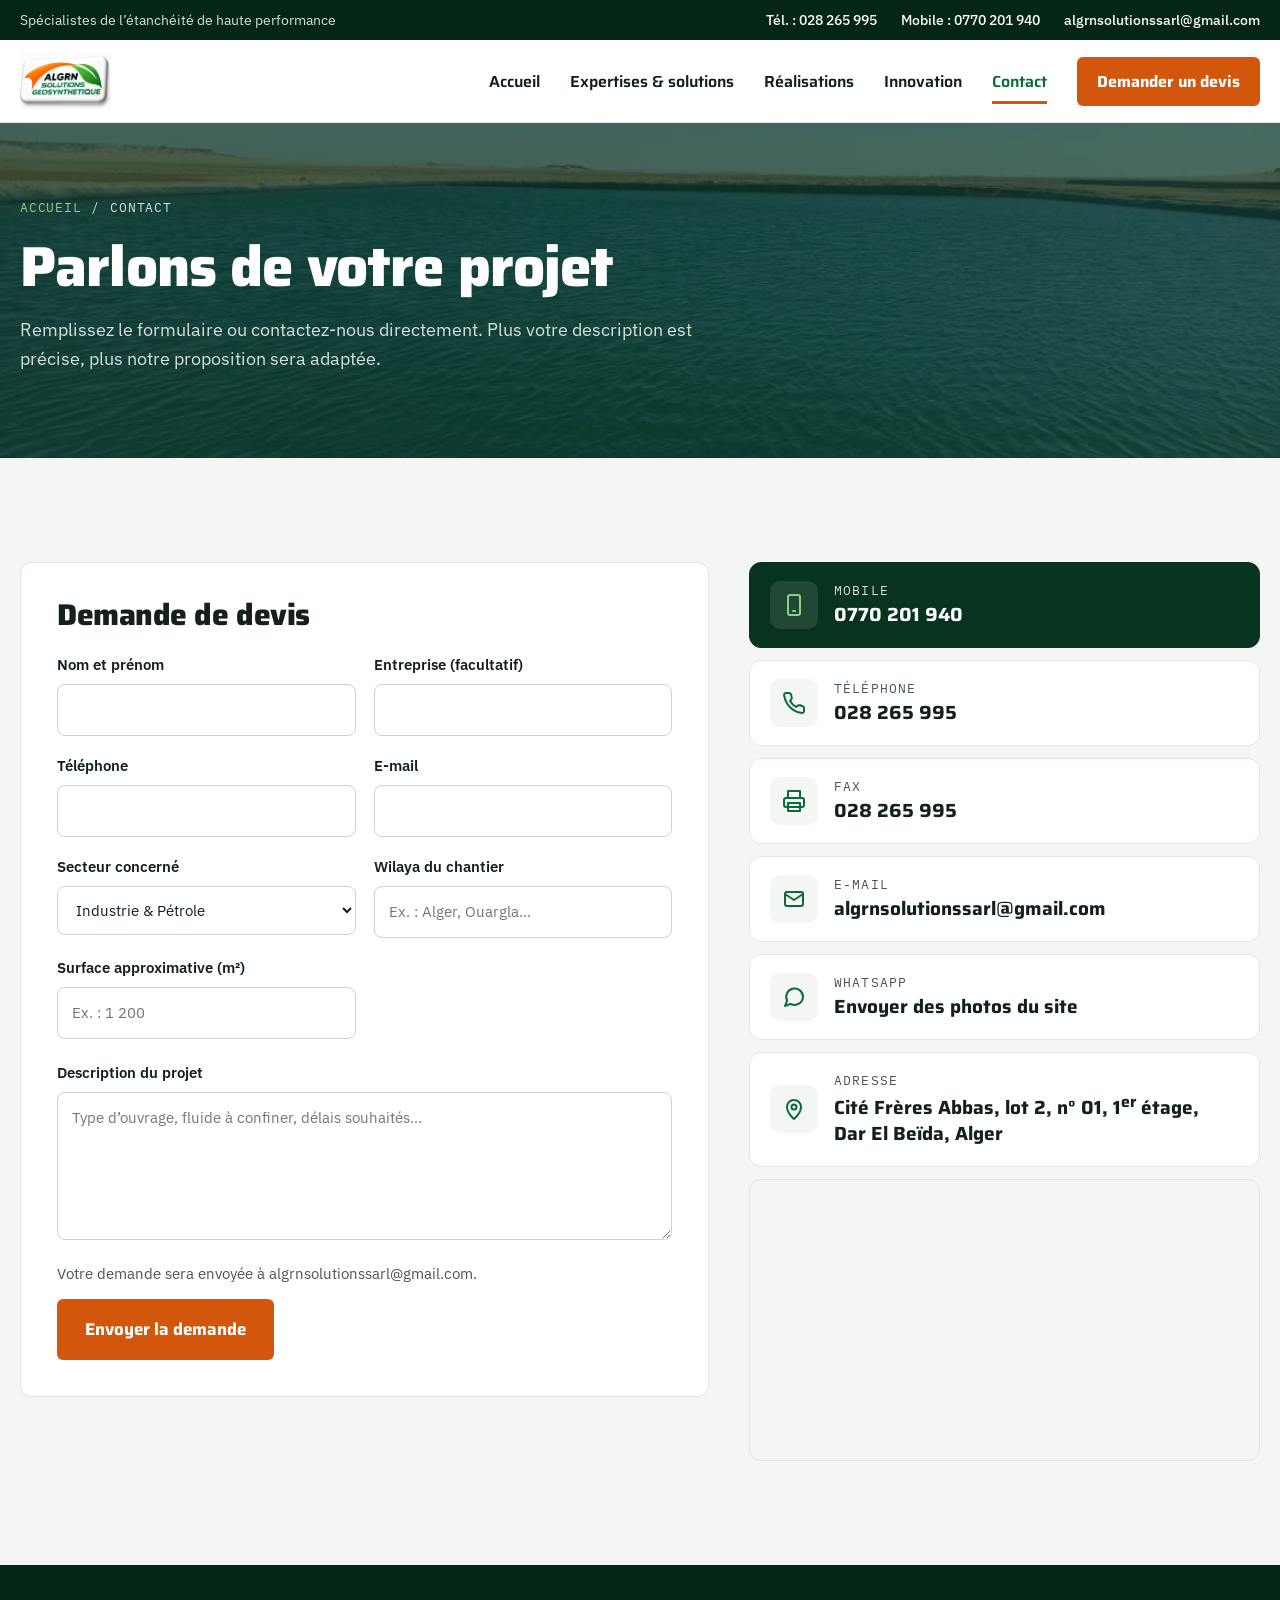
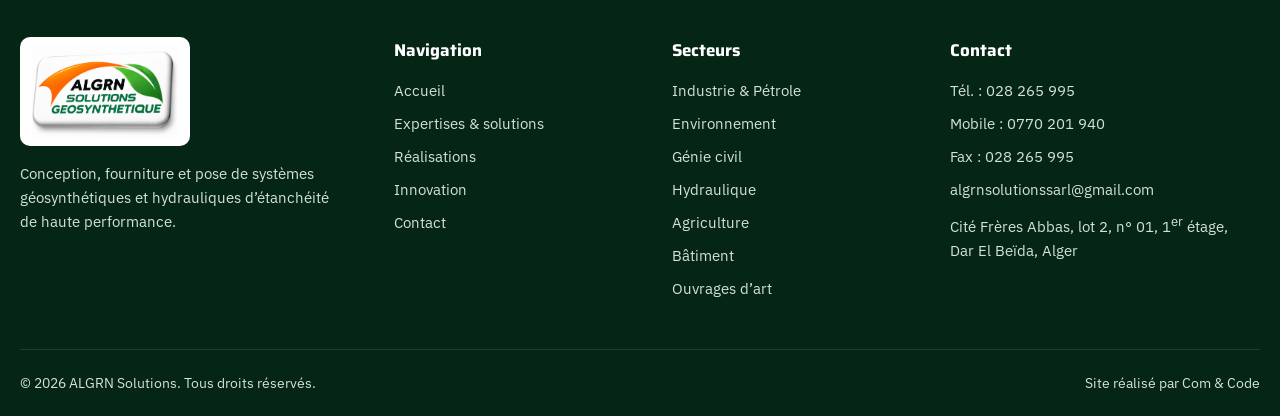
<file: contact.html>
<!DOCTYPE html>
<html lang="fr">
<head>
  <meta charset="utf-8">
  <meta name="viewport" content="width=device-width, initial-scale=1">
  <title>Contact et devis – ALGRN Solutions</title>
  <meta name="description" content="Contactez ALGRN Solutions : tél. 028 265 995, mobile 0770 201 940, algrnsolutionssarl@gmail.com. Cité Frères Abbas, lot 2, n° 01, 1er étage, Dar El Beïda, Alger.">
  <link rel="icon" href="images/logo.png">
  <link rel="preconnect" href="https://fonts.googleapis.com">
  <link rel="preconnect" href="https://fonts.gstatic.com" crossorigin>
  <link href="https://fonts.googleapis.com/css2?family=IBM+Plex+Mono:wght@400;500&family=IBM+Plex+Sans:wght@400;500;600&family=Saira:wght@600;700;800&display=swap" rel="stylesheet">
  <link rel="stylesheet" href="css/style.css">
</head>
<body>
  <div class="topbar">
    <div class="wrap">
      <span class="tagline">Spécialistes de l’étanchéité de haute performance</span>
      <div class="links">
        <a href="tel:+21328265995">Tél.&nbsp;: 028 265 995</a>
        <a href="tel:+213770201940">Mobile&nbsp;: 0770 201 940</a>
        <a href="mailto:algrnsolutionssarl@gmail.com">algrnsolutionssarl@gmail.com</a>
      </div>
    </div>
  </div>

  <header class="site-header">
    <div class="wrap">
      <a class="logo" href="index.html"><img src="images/logo.png" alt="ALGRN Solutions Géosynthétique" width="1574" height="1000"></a>
      <button class="nav-toggle" type="button" aria-expanded="false" aria-label="Ouvrir le menu"><span></span><span></span><span></span></button>
      <nav class="nav" aria-label="Navigation principale">
        <a href="index.html">Accueil</a>
        <a href="solutions.html">Expertises &amp; solutions</a>
        <a href="realisations.html">Réalisations</a>
        <a href="innovation.html">Innovation</a>
        <a href="contact.html" class="is-active">Contact</a>
        <a class="btn btn-accent" href="contact.html#devis">Demander un devis</a>
      </nav>
    </div>
  </header>

  <main>
    <section class="page-hero">
      <img class="bg" src="images/photos/bassin-eau-plaine.jpg" alt="">
      <div class="wrap">
        <nav class="crumbs" aria-label="Fil d’Ariane"><a href="index.html">Accueil</a><span aria-hidden="true">/</span><span>Contact</span></nav>
        <h1 class="display">Parlons de votre projet</h1>
        <p>Remplissez le formulaire ou contactez-nous directement. Plus votre description est précise, plus notre proposition sera adaptée.</p>
      </div>
    </section>

    <section class="section bg-cream">
      <div class="wrap contact-grid">
        <form class="quote-form" id="devis-form">
          <h2 class="display" id="devis">Demande de devis</h2>
          <div class="fields">
            <label>Nom et prénom
              <input type="text" name="nom" autocomplete="name" required>
            </label>
            <label>Entreprise (facultatif)
              <input type="text" name="entreprise" autocomplete="organization">
            </label>
            <label>Téléphone
              <input type="tel" name="tel" autocomplete="tel" required>
            </label>
            <label>E-mail
              <input type="email" name="email" autocomplete="email" required>
            </label>
            <label>Secteur concerné
              <select name="secteur">
                <option>Industrie &amp; Pétrole</option>
                <option>Environnement</option>
                <option>Génie civil</option>
                <option>Hydraulique</option>
                <option>Agriculture</option>
                <option>Bâtiment</option>
                <option>Ouvrages d’art</option>
                <option>STABLOT (blocs de stabilisation)</option>
                <option>Autre</option>
              </select>
            </label>
            <label>Wilaya du chantier
              <input type="text" name="wilaya" placeholder="Ex.&nbsp;: Alger, Ouargla…">
            </label>
            <label>Surface approximative (m²)
              <input type="text" name="surface" inputmode="numeric" placeholder="Ex.&nbsp;: 1 200">
            </label>
          </div>
          <label>Description du projet
            <textarea name="message" rows="5" placeholder="Type d’ouvrage, fluide à confiner, délais souhaités…"></textarea>
          </label>
          <p class="form-ok" id="form-ok" role="status">Votre messagerie va s’ouvrir avec la demande prête à être envoyée.</p>
          <div class="form-foot">
            <span>Votre demande sera envoyée à algrnsolutionssarl@gmail.com.</span>
            <button class="btn btn-accent btn-lg" type="submit">Envoyer la demande</button>
          </div>
        </form>

        <aside class="coords" aria-label="Nos coordonnées">
          <a class="coord primary" href="tel:+213770201940">
            <span class="ico"><svg width="24" height="24" viewBox="0 0 24 24" fill="none" stroke="#8FD07F" stroke-width="2" stroke-linecap="round" stroke-linejoin="round" aria-hidden="true"><rect x="6" y="2" width="12" height="20" rx="2"/><path d="M11 18h2"/></svg></span>
            <span><span class="k">Mobile</span><strong>0770 201 940</strong></span>
          </a>
          <a class="coord" href="tel:+21328265995">
            <span class="ico"><svg width="24" height="24" viewBox="0 0 24 24" fill="none" stroke="#0B6B38" stroke-width="2" stroke-linecap="round" stroke-linejoin="round" aria-hidden="true"><path d="M22 16.9v3a2 2 0 0 1-2.2 2 19.8 19.8 0 0 1-8.6-3.1 19.5 19.5 0 0 1-6-6A19.8 19.8 0 0 1 2.1 4.2 2 2 0 0 1 4.1 2h3a2 2 0 0 1 2 1.7c.1.9.3 1.8.6 2.6a2 2 0 0 1-.5 2.1L8.1 9.9a16 16 0 0 0 6 6l1.5-1.2a2 2 0 0 1 2.1-.4c.8.3 1.7.5 2.6.6a2 2 0 0 1 1.7 2z"/></svg></span>
            <span><span class="k">Téléphone</span><strong>028 265 995</strong></span>
          </a>
          <div class="coord">
            <span class="ico"><svg width="24" height="24" viewBox="0 0 24 24" fill="none" stroke="#0B6B38" stroke-width="2" stroke-linecap="round" stroke-linejoin="round" aria-hidden="true"><path d="M6 9V2h12v7"/><rect x="2" y="9" width="20" height="9" rx="2"/><path d="M6 14h12v8H6z"/></svg></span>
            <span><span class="k">Fax</span><strong>028 265 995</strong></span>
          </div>
          <a class="coord" href="mailto:algrnsolutionssarl@gmail.com">
            <span class="ico"><svg width="24" height="24" viewBox="0 0 24 24" fill="none" stroke="#0B6B38" stroke-width="2" stroke-linecap="round" stroke-linejoin="round" aria-hidden="true"><rect x="3" y="5" width="18" height="14" rx="2"/><path d="M3 7l9 6 9-6"/></svg></span>
            <span><span class="k">E-mail</span><strong>algrnsolutionssarl@<wbr>gmail.com</strong></span>
          </a>
          <a class="coord" href="https://wa.me/213770201940">
            <span class="ico"><svg width="24" height="24" viewBox="0 0 24 24" fill="none" stroke="#0B6B38" stroke-width="2" stroke-linecap="round" stroke-linejoin="round" aria-hidden="true"><path d="M21 11.5a8.4 8.4 0 0 1-12.4 7.4L3 21l2.1-5.4A8.4 8.4 0 1 1 21 11.5z"/></svg></span>
            <span><span class="k">WhatsApp</span><strong>Envoyer des photos du site</strong></span>
          </a>
          <div class="coord">
            <span class="ico"><svg width="24" height="24" viewBox="0 0 24 24" fill="none" stroke="#0B6B38" stroke-width="2" stroke-linecap="round" stroke-linejoin="round" aria-hidden="true"><path d="M12 22s7-6.2 7-12a7 7 0 0 0-14 0c0 5.8 7 12 7 12z"/><circle cx="12" cy="10" r="2.5"/></svg></span>
            <span><span class="k">Adresse</span><strong>Cité Frères Abbas, lot 2, n°&nbsp;01, 1<sup>er</sup>&nbsp;étage, <span class="nowrap">Dar El Beïda</span>, Alger</strong></span>
          </div>
          <div class="map">
            <iframe title="Plan d’accès – <span class="nowrap">Dar El Beïda</span>, Alger" src="https://www.google.com/maps?q=Cit%C3%A9+Fr%C3%A8res+Abbas,+Dar+El+Beida,+Alger&amp;output=embed" loading="lazy" referrerpolicy="no-referrer-when-downgrade"></iframe>
          </div>
        </aside>
      </div>
    </section>
  </main>

  <footer class="site-footer">
    <div class="wrap grid">
      <div class="brand">
        <img src="images/logo.png" alt="ALGRN Solutions Géosynthétique" loading="lazy">
        <p>Conception, fourniture et pose de systèmes géosynthétiques et hydrauliques d’étanchéité de haute performance.</p>
      </div>
      <div class="col">
        <strong>Navigation</strong>
        <a href="index.html">Accueil</a>
        <a href="solutions.html">Expertises &amp; solutions</a>
        <a href="realisations.html">Réalisations</a>
        <a href="innovation.html">Innovation</a>
        <a href="contact.html">Contact</a>
      </div>
      <div class="col">
        <strong>Secteurs</strong>
        <a href="industrie-petrole.html">Industrie &amp; Pétrole</a>
        <a href="environnement.html">Environnement</a>
        <a href="genie-civil.html">Génie civil</a>
        <a href="hydraulique.html">Hydraulique</a>
        <a href="agriculture.html">Agriculture</a>
        <a href="batiment.html">Bâtiment</a>
        <a href="ouvrages-art.html">Ouvrages d’art</a>
      </div>
      <div class="col">
        <strong>Contact</strong>
        <a href="tel:+21328265995">Tél.&nbsp;: 028 265 995</a>
        <a href="tel:+213770201940">Mobile&nbsp;: 0770 201 940</a>
        <span>Fax&nbsp;: 028 265 995</span>
        <a href="mailto:algrnsolutionssarl@gmail.com">algrnsolutionssarl@gmail.com</a>
        <span>Cité Frères Abbas, lot 2, n°&nbsp;01, 1<sup>er</sup>&nbsp;étage, <span class="nowrap">Dar El Beïda</span>, Alger</span>
      </div>
    </div>
    <div class="wrap legal">
      <span>© 2026 ALGRN Solutions. Tous droits réservés.</span>
      <span>Site réalisé par Com &amp; Code</span>
    </div>
  </footer>

  <script src="js/main.js"></script>
</body>
</html>
</file>
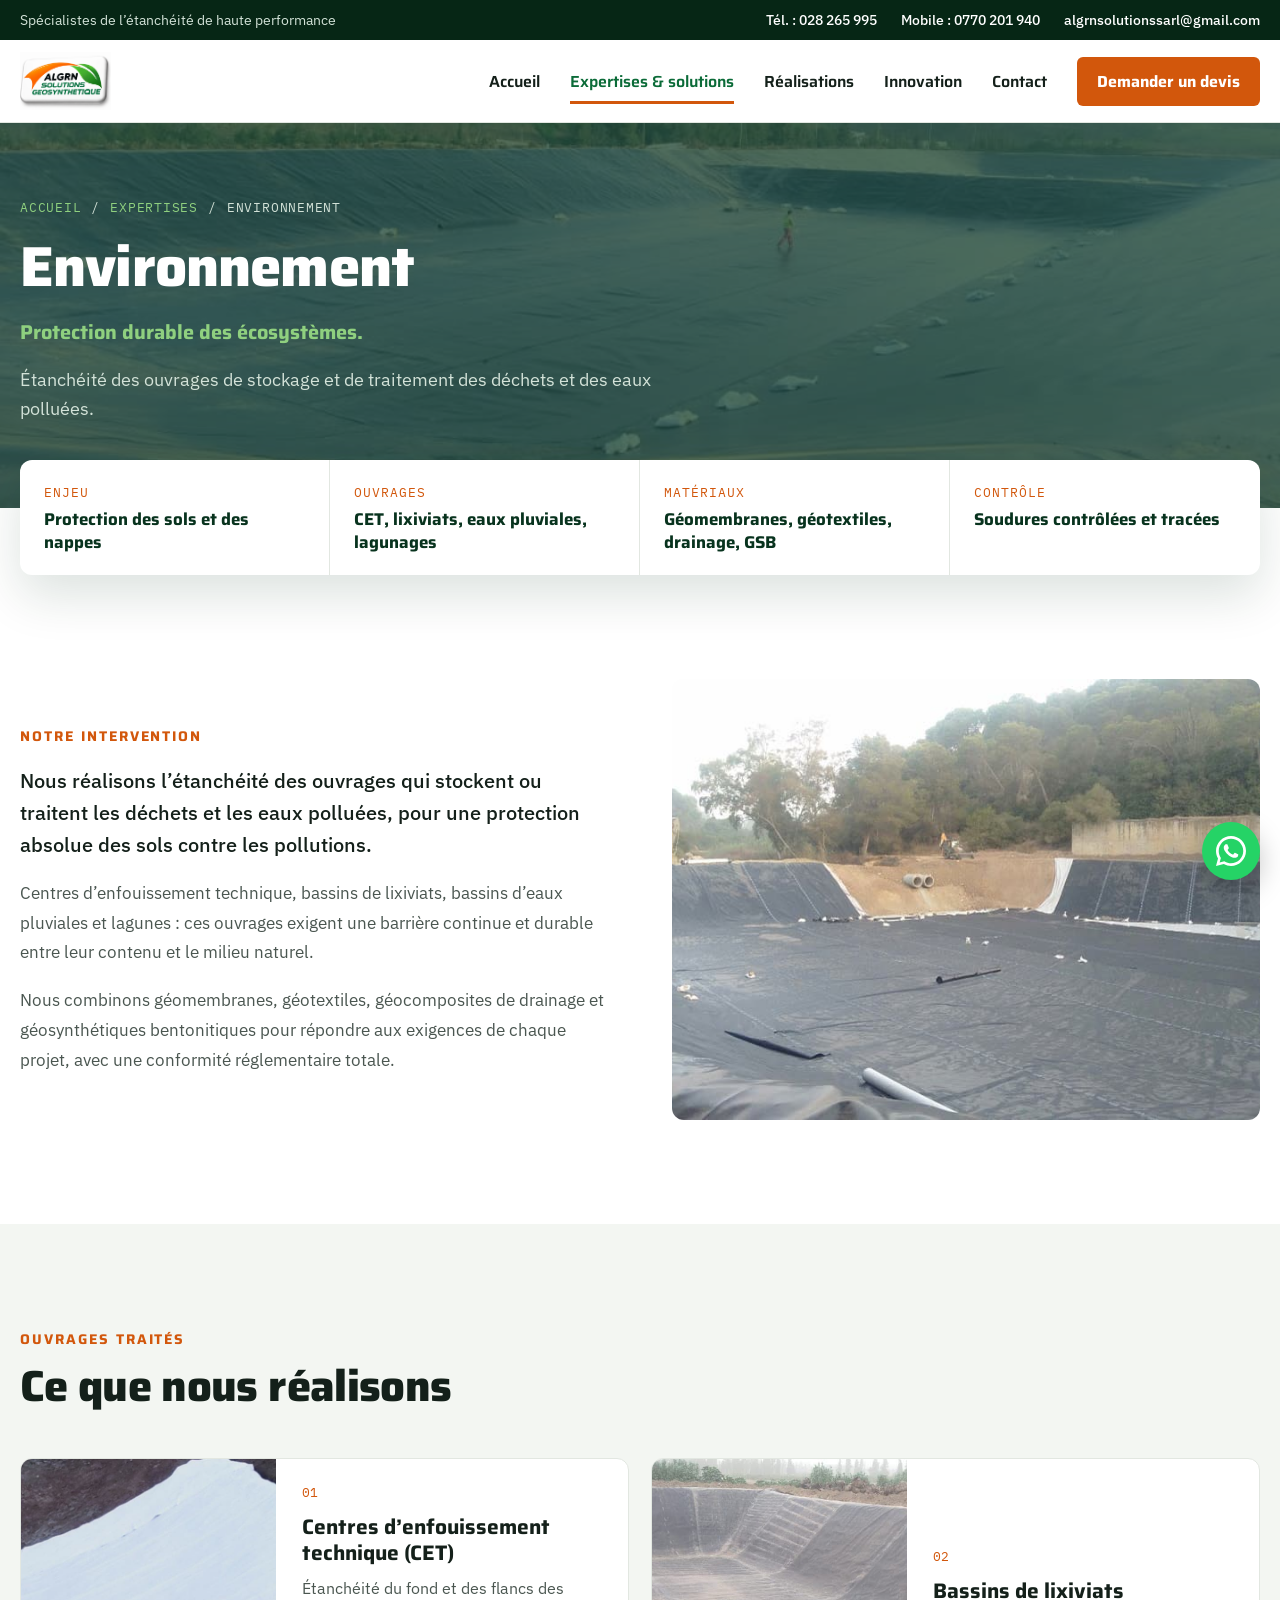
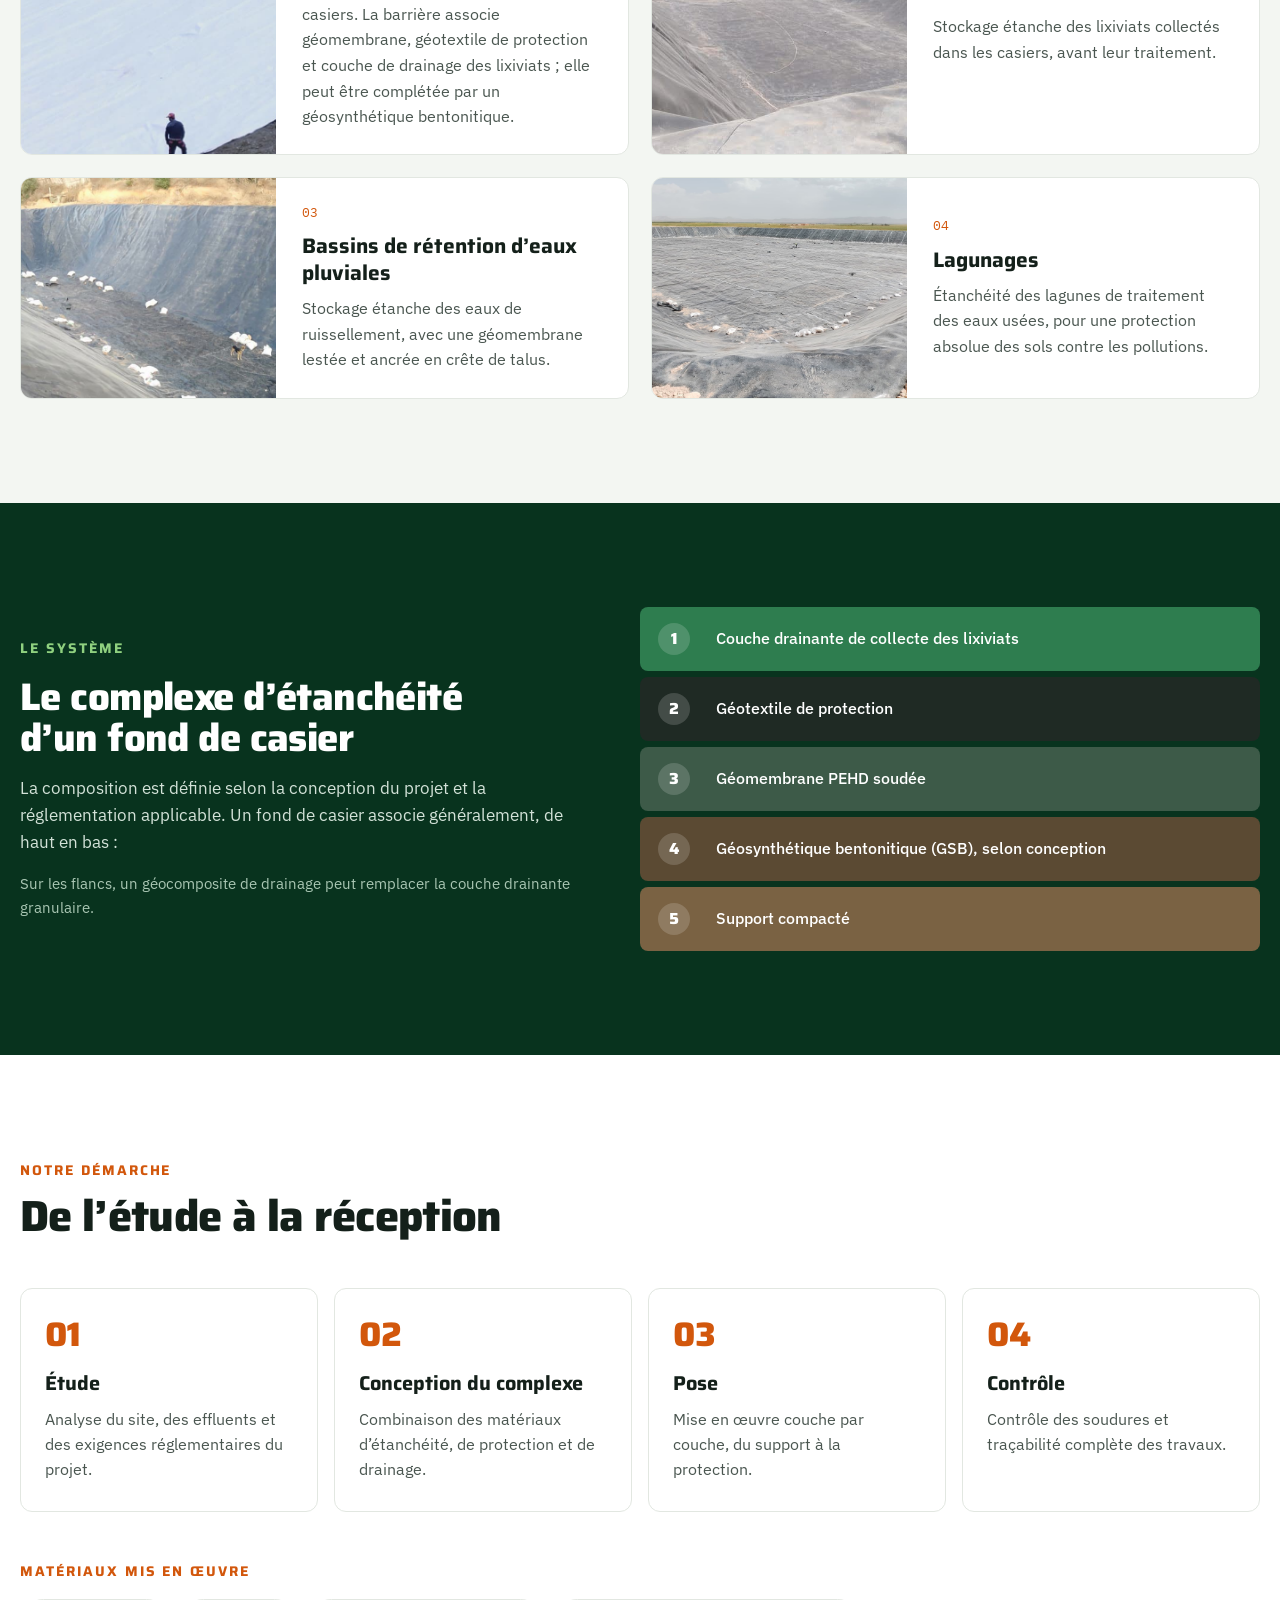
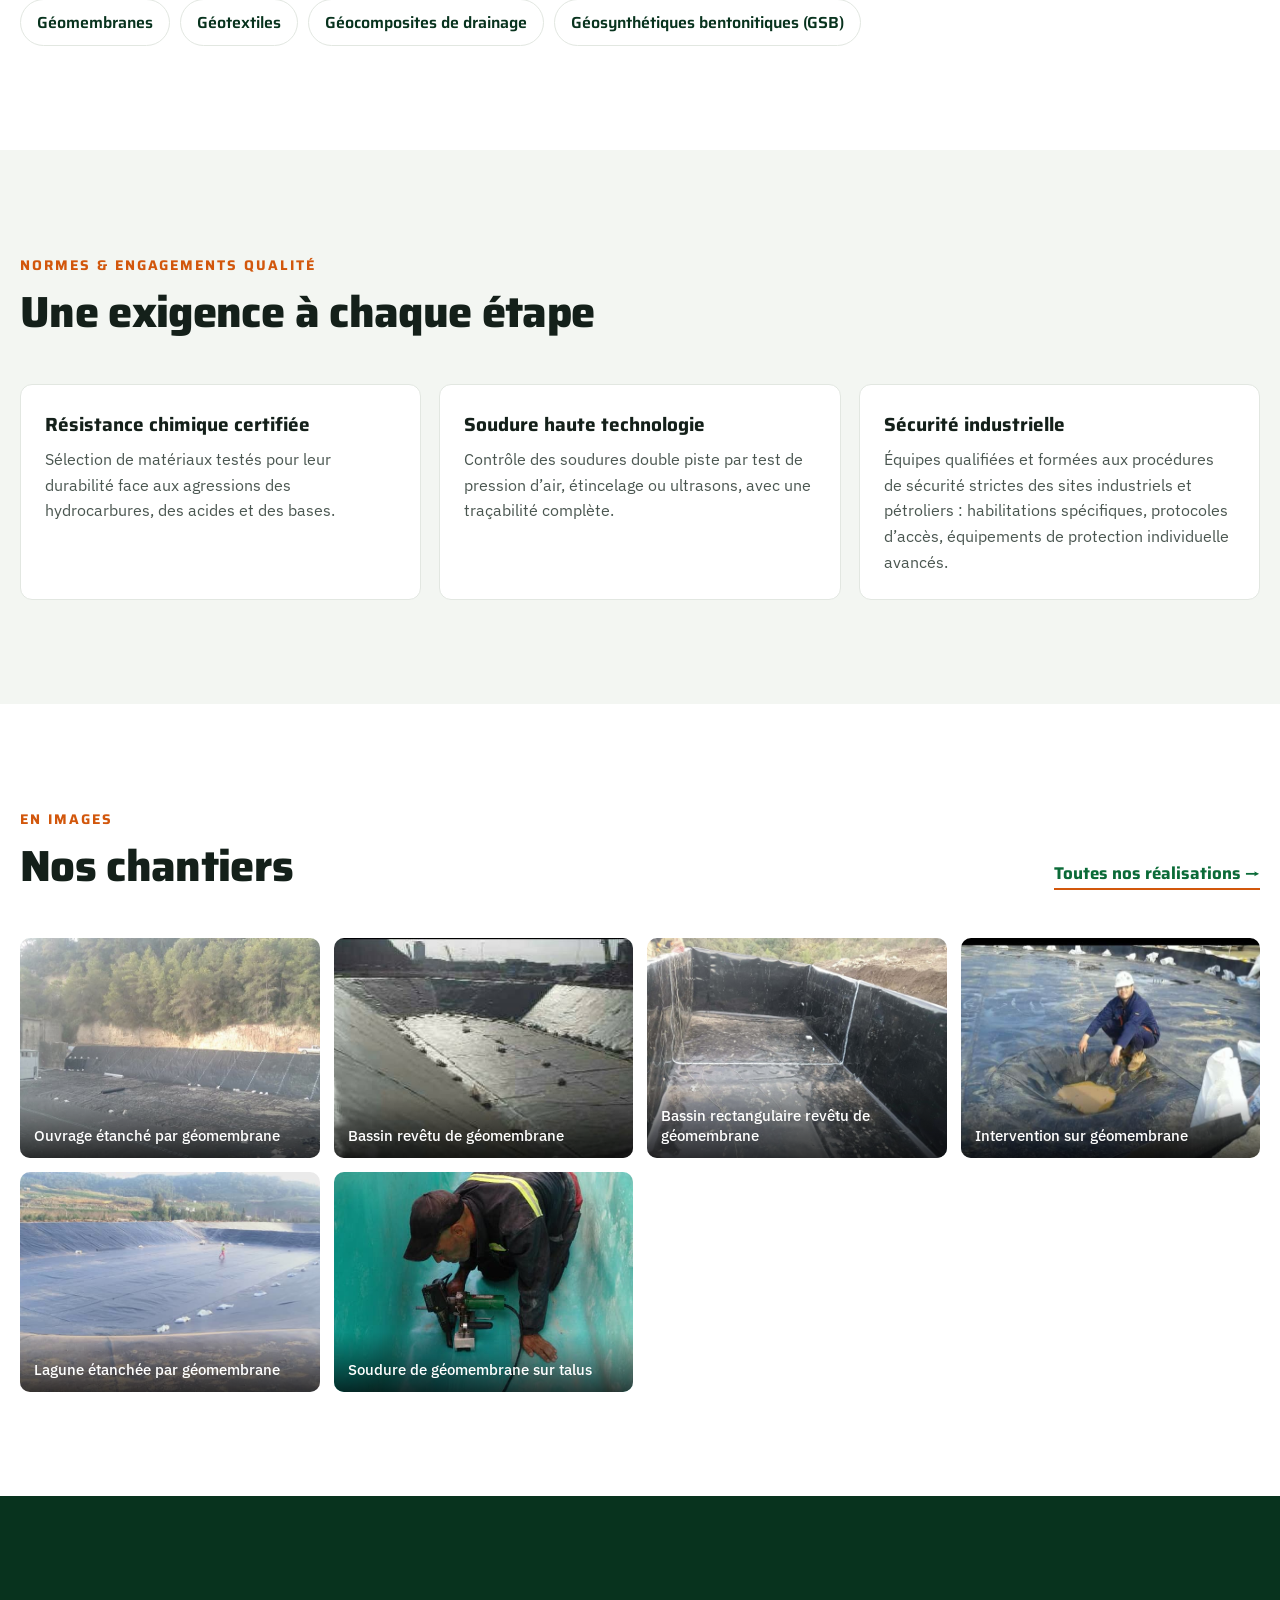
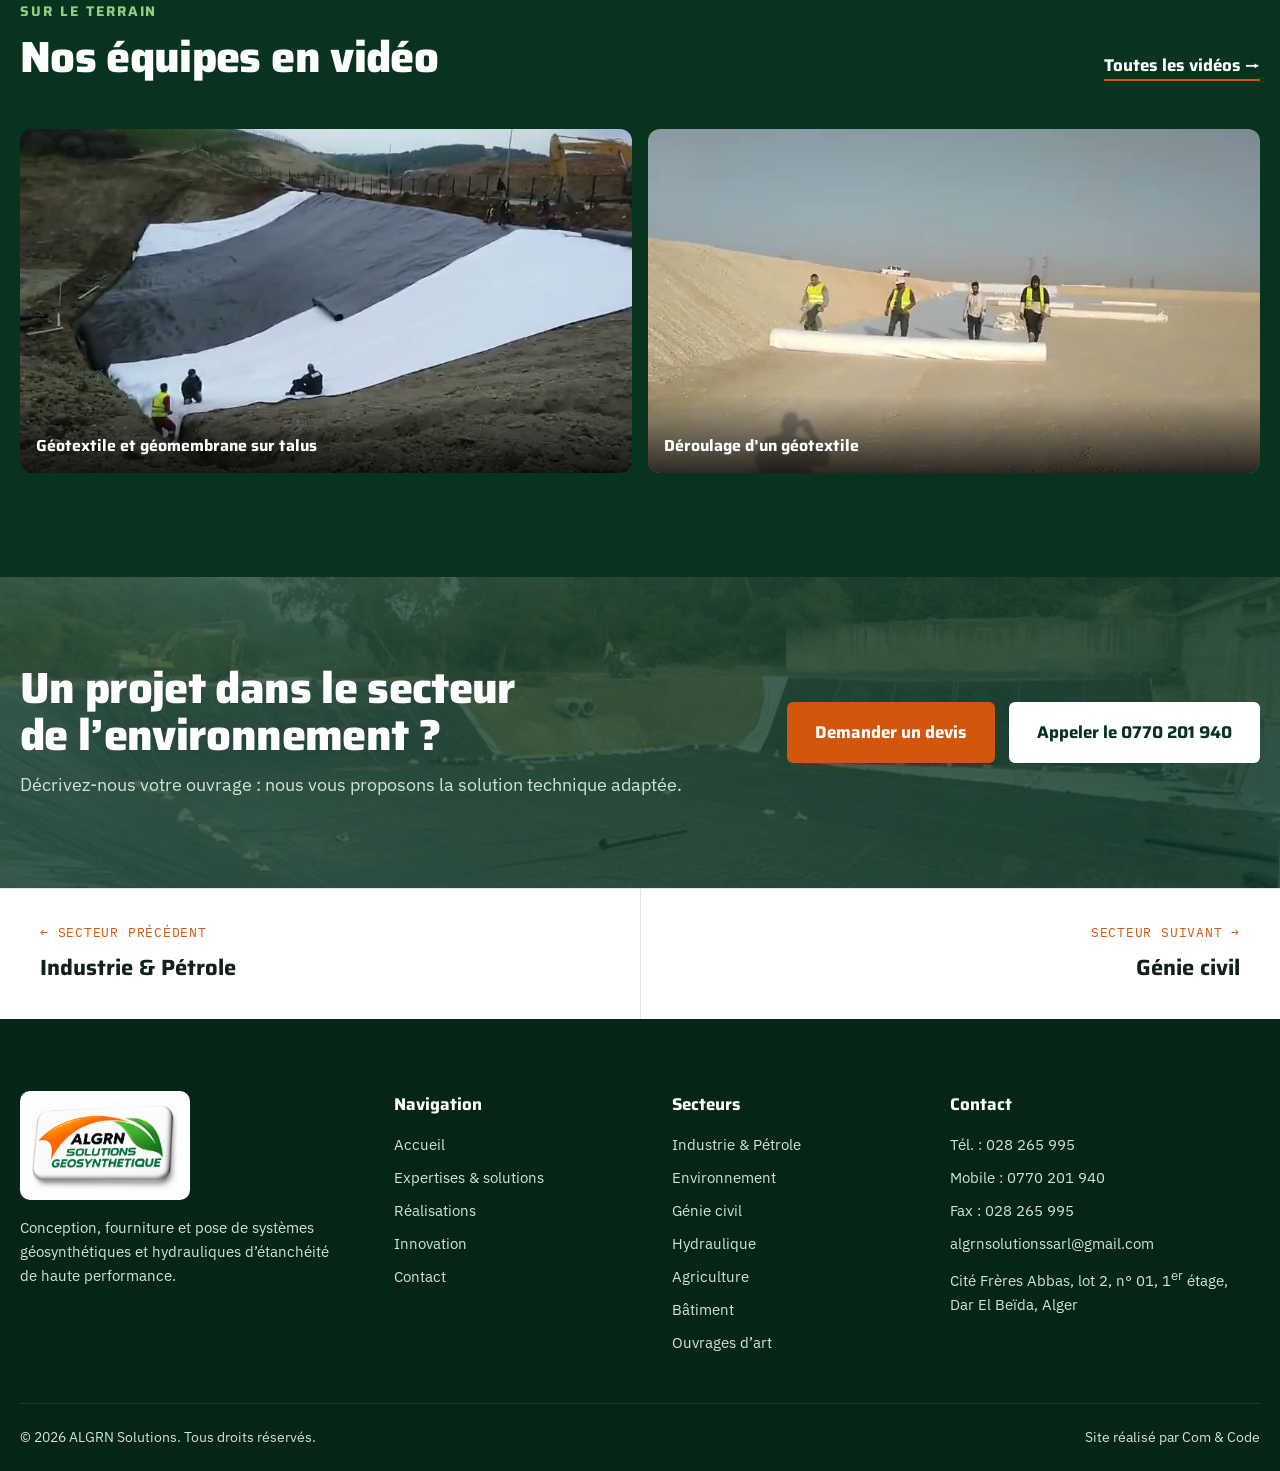
<file: environnement.html>
<!DOCTYPE html>
<html lang="fr">
<head>
  <meta charset="utf-8">
  <meta name="viewport" content="width=device-width, initial-scale=1">
  <title>Environnement – ALGRN Solutions</title>
  <meta name="description" content="Étanchéité pour l’environnement : centres d’enfouissement technique (CET), bassins de lixiviats, bassins de rétention d’eaux pluviales et lagunages.">
  <link rel="icon" href="images/logo.png">
  <link rel="preconnect" href="https://fonts.googleapis.com">
  <link rel="preconnect" href="https://fonts.gstatic.com" crossorigin>
  <link href="https://fonts.googleapis.com/css2?family=IBM+Plex+Mono:wght@400;500&family=IBM+Plex+Sans:wght@400;500;600&family=Saira:wght@600;700;800&display=swap" rel="stylesheet">
  <link rel="stylesheet" href="css/style.css">
</head>
<body>
  <div class="topbar">
    <div class="wrap">
      <span class="tagline">Spécialistes de l’étanchéité de haute performance</span>
      <div class="links">
        <a href="tel:+21328265995">Tél.&nbsp;: 028 265 995</a>
        <a href="tel:+213770201940">Mobile&nbsp;: 0770 201 940</a>
        <a href="mailto:algrnsolutionssarl@gmail.com">algrnsolutionssarl@gmail.com</a>
      </div>
    </div>
  </div>

  <header class="site-header">
    <div class="wrap">
      <a class="logo" href="index.html"><img src="images/logo.png" alt="ALGRN Solutions Géosynthétique" width="1574" height="1000"></a>
      <button class="nav-toggle" type="button" aria-expanded="false" aria-label="Ouvrir le menu"><span></span><span></span><span></span></button>
      <nav class="nav" aria-label="Navigation principale">
        <a href="index.html">Accueil</a>
        <a href="solutions.html" class="is-active">Expertises &amp; solutions</a>
        <a href="realisations.html">Réalisations</a>
        <a href="innovation.html">Innovation</a>
        <a href="contact.html">Contact</a>
        <a class="btn btn-accent" href="contact.html#devis">Demander un devis</a>
      </nav>
    </div>
  </header>

  <main>
    <section class="page-hero">
      <img class="bg" src="images/photos/lagunage.jpg" alt="">
      <div class="wrap">
        <nav class="crumbs" aria-label="Fil d’Ariane"><a href="index.html">Accueil</a><span aria-hidden="true">/</span><a href="solutions.html">Expertises</a><span aria-hidden="true">/</span><span>Environnement</span></nav>
        <h1 class="display">Environnement</h1>
        <p class="tagline-lg">Protection durable des écosystèmes.</p>
        <p>Étanchéité des ouvrages de stockage et de traitement des déchets et des eaux polluées.</p>
      </div>
    </section>

    <div class="wrap">
      <dl class="facts">
        <div><dt>Enjeu</dt><dd>Protection des sols et des nappes</dd></div>
        <div><dt>Ouvrages</dt><dd>CET, lixiviats, eaux pluviales, lagunages</dd></div>
        <div><dt>Matériaux</dt><dd>Géomembranes, géotextiles, drainage, GSB</dd></div>
        <div><dt>Contrôle</dt><dd>Soudures contrôlées et tracées</dd></div>
      </dl>
    </div>

    <section class="section">
      <div class="wrap svc-intro">
        <div class="copy reveal">
          <span class="eyebrow">Notre intervention</span>
          <p class="lead">Nous réalisons l’étanchéité des ouvrages qui stockent ou traitent les déchets et les eaux polluées, pour une protection absolue des sols contre les pollutions.</p>
          <p>Centres d’enfouissement technique, bassins de lixiviats, bassins d’eaux pluviales et lagunes&nbsp;: ces ouvrages exigent une barrière continue et durable entre leur contenu et le milieu naturel.</p>
          <p>Nous combinons géomembranes, géotextiles, géocomposites de drainage et géosynthétiques bentonitiques pour répondre aux exigences de chaque projet, avec une conformité réglementaire totale.</p>
        </div>
        <img class="reveal" src="images/photos/casier-cet.jpg" alt="Grand ouvrage revêtu de géomembrane" loading="lazy">
      </div>
    </section>

    <section class="section bg-cream">
      <div class="wrap">
        <div class="section-head">
          <div>
            <span class="eyebrow">Ouvrages traités</span>
            <h2 class="display">Ce que nous réalisons</h2>
          </div>
        </div>
        <div class="works">
          <article class="work reveal">
            <img src="images/photos/talus-geotextile.jpg" alt="Ouvriers posant un géotextile sur un grand talus" loading="lazy">
            <div class="body"><span class="num">01</span><h3>Centres d’enfouissement technique (CET)</h3><p>Étanchéité du fond et des flancs des casiers. La barrière associe géomembrane, géotextile de protection et couche de drainage des lixiviats&nbsp;; elle peut être complétée par un géosynthétique bentonitique.</p></div>
          </article>
          <article class="work reveal">
            <img src="images/photos/lagune-geomembrane.jpg" alt="Bassin revêtu de géomembrane avant mise en eau" loading="lazy">
            <div class="body"><span class="num">02</span><h3>Bassins de lixiviats</h3><p>Stockage étanche des lixiviats collectés dans les casiers, avant leur traitement.</p></div>
          </article>
          <article class="work reveal">
            <img src="images/photos/bassin-geomembrane-talus.jpg" alt="Bassin revêtu de géomembrane lestée par des sacs de sable" loading="lazy">
            <div class="body"><span class="num">03</span><h3>Bassins de rétention d’eaux pluviales</h3><p>Stockage étanche des eaux de ruissellement, avec une géomembrane lestée et ancrée en crête de talus.</p></div>
          </article>
          <article class="work reveal">
            <img src="images/photos/lagunage-geomembrane.jpg" alt="Lagune revêtue de géomembrane" loading="lazy">
            <div class="body"><span class="num">04</span><h3>Lagunages</h3><p>Étanchéité des lagunes de traitement des eaux usées, pour une protection absolue des sols contre les pollutions.</p></div>
          </article>
        </div>
      </div>
    </section>

    <section class="section on-dark">
      <div class="wrap system">
        <div class="copy reveal">
          <span class="eyebrow">Le système</span>
          <h2 class="display" style="font-size:clamp(28px,3vw,40px)">Le complexe d’étanchéité d’un fond de casier</h2>
          <p>La composition est définie selon la conception du projet et la réglementation applicable. Un fond de casier associe généralement, de haut en bas&nbsp;:</p>
          <p class="note">Sur les flancs, un géocomposite de drainage peut remplacer la couche drainante granulaire.</p>
        </div>
        <ol class="layers-list reveal">
          <li>Couche drainante de collecte des lixiviats</li>
          <li>Géotextile de protection</li>
          <li>Géomembrane PEHD soudée</li>
          <li>Géosynthétique bentonitique (GSB), selon conception</li>
          <li>Support compacté</li>
        </ol>
      </div>
    </section>

    <section class="section">
      <div class="wrap">
        <div class="section-head">
          <div>
            <span class="eyebrow">Notre démarche</span>
            <h2 class="display">De l’étude à la réception</h2>
          </div>
        </div>
        <ol class="steps">
          <li class="reveal"><strong>Étude</strong><span>Analyse du site, des effluents et des exigences réglementaires du projet.</span></li>
          <li class="reveal"><strong>Conception du complexe</strong><span>Combinaison des matériaux d’étanchéité, de protection et de drainage.</span></li>
          <li class="reveal"><strong>Pose</strong><span>Mise en œuvre couche par couche, du support à la protection.</span></li>
          <li class="reveal"><strong>Contrôle</strong><span>Contrôle des soudures et traçabilité complète des travaux.</span></li>
        </ol>
        <div style="margin-top:48px;display:flex;flex-direction:column;gap:16px">
          <span class="eyebrow">Matériaux mis en œuvre</span>
          <div class="mat-links">
            <a href="solutions.html#materiaux">Géomembranes</a>
            <a href="solutions.html#materiaux">Géotextiles</a>
            <a href="solutions.html#materiaux">Géocomposites de drainage</a>
            <a href="solutions.html#materiaux">Géosynthétiques bentonitiques (GSB)</a>
          </div>
        </div>
      </div>
    </section>

    <section class="section bg-cream">
      <div class="wrap">
        <div class="section-head">
          <div>
            <span class="eyebrow">Normes &amp; engagements qualité</span>
            <h2 class="display">Une exigence à chaque étape</h2>
          </div>
        </div>
        <ul class="checklist">
          <li class="reveal"><strong>Résistance chimique certifiée</strong><span>Sélection de matériaux testés pour leur durabilité face aux agressions des hydrocarbures, des acides et des bases.</span></li>
          <li class="reveal"><strong>Soudure haute technologie</strong><span>Contrôle des soudures double piste par test de pression d’air, étincelage ou ultrasons, avec une traçabilité complète.</span></li>
          <li class="reveal"><strong>Sécurité industrielle</strong><span>Équipes qualifiées et formées aux procédures de sécurité strictes des sites industriels et pétroliers&nbsp;: habilitations spécifiques, protocoles d’accès, équipements de protection individuelle avancés.</span></li>
        </ul>
      </div>
    </section>

    <section class="section">
      <div class="wrap">
        <div class="section-head">
          <div>
            <span class="eyebrow">En images</span>
            <h2 class="display">Nos chantiers</h2>
          </div>
          <a class="link-more" href="realisations.html">Toutes nos réalisations →</a>
        </div>
        <div class="gallery">
          <figure class="reveal"><a href="realisations.html"><img src="images/photos/casier-cet-2.jpg" alt="Ouvrage étanché par géomembrane" loading="lazy"></a><figcaption>Ouvrage étanché par géomembrane</figcaption></figure>
          <figure class="reveal"><a href="realisations.html"><img src="images/photos/bassin-geomembrane.jpg" alt="Bassin revêtu de géomembrane" loading="lazy"></a><figcaption>Bassin revêtu de géomembrane</figcaption></figure>
          <figure class="reveal"><a href="realisations.html"><img src="images/photos/bassin-geomembrane-angles.jpg" alt="Bassin rectangulaire revêtu de géomembrane" loading="lazy"></a><figcaption>Bassin rectangulaire revêtu de géomembrane</figcaption></figure>
          <figure class="reveal"><a href="realisations.html"><img src="images/photos/intervention-geomembrane.jpg" alt="Intervention sur géomembrane" loading="lazy"></a><figcaption>Intervention sur géomembrane</figcaption></figure>
          <figure class="reveal"><a href="realisations.html"><img src="images/photos/lagunage.jpg" alt="Lagune étanchée par géomembrane" loading="lazy"></a><figcaption>Lagune étanchée par géomembrane</figcaption></figure>
          <figure class="reveal"><a href="realisations.html"><img src="images/photos/soudure-talus.jpg" alt="Soudure de géomembrane sur talus" loading="lazy"></a><figcaption>Soudure de géomembrane sur talus</figcaption></figure>
        </div>
      </div>
    </section>

    <section class="section on-dark">
      <div class="wrap">
        <div class="section-head">
          <div>
            <span class="eyebrow">Sur le terrain</span>
            <h2 class="display">Nos équipes en vidéo</h2>
          </div>
          <a class="link-more" href="realisations.html#videos">Toutes les vidéos →</a>
        </div>
        <div class="reels-land two" style="margin-top:0">
          <figure class="reel reveal">
            <video data-autoplay muted loop playsinline preload="none" poster="videos/talus-geotextile-geomembrane.jpg" aria-label="Géotextile et géomembrane sur talus">
              <source src="videos/talus-geotextile-geomembrane.mp4" type="video/mp4">
            </video>
            <figcaption>Géotextile et géomembrane sur talus</figcaption>
          </figure>
          <figure class="reel reveal">
            <video data-autoplay muted loop playsinline preload="none" poster="videos/pose-geotextile-desert.jpg" aria-label="Déroulage d’un géotextile">
              <source src="videos/pose-geotextile-desert.mp4" type="video/mp4">
            </video>
            <figcaption>Déroulage d’un géotextile</figcaption>
          </figure>
        </div>
      </div>
    </section>

    <section class="cta-band">
      <img class="bg" src="images/photos/casier-cet.jpg" alt="" loading="lazy">
      <div class="wrap">
        <div>
          <h2 class="display">Un projet dans le secteur de l’environnement&nbsp;?</h2>
          <p>Décrivez-nous votre ouvrage&nbsp;: nous vous proposons la solution technique adaptée.</p>
        </div>
        <div class="cta-actions">
          <a class="btn btn-accent btn-lg" href="contact.html?secteur=Environnement#devis">Demander un devis</a>
          <a class="btn btn-white btn-lg" href="tel:+213770201940">Appeler le 0770 201 940</a>
        </div>
      </div>
    </section>

    <nav class="pager" aria-label="Autres secteurs">
      <a href="industrie-petrole.html"><span>← Secteur précédent</span><strong>Industrie &amp; Pétrole</strong></a>
      <a href="genie-civil.html"><span>Secteur suivant →</span><strong>Génie civil</strong></a>
    </nav>
  </main>

  <footer class="site-footer">
    <div class="wrap grid">
      <div class="brand">
        <img src="images/logo.png" alt="ALGRN Solutions Géosynthétique" loading="lazy">
        <p>Conception, fourniture et pose de systèmes géosynthétiques et hydrauliques d’étanchéité de haute performance.</p>
      </div>
      <div class="col">
        <strong>Navigation</strong>
        <a href="index.html">Accueil</a>
        <a href="solutions.html">Expertises &amp; solutions</a>
        <a href="realisations.html">Réalisations</a>
        <a href="innovation.html">Innovation</a>
        <a href="contact.html">Contact</a>
      </div>
      <div class="col">
        <strong>Secteurs</strong>
        <a href="industrie-petrole.html">Industrie &amp; Pétrole</a>
        <a href="environnement.html">Environnement</a>
        <a href="genie-civil.html">Génie civil</a>
        <a href="hydraulique.html">Hydraulique</a>
        <a href="agriculture.html">Agriculture</a>
        <a href="batiment.html">Bâtiment</a>
        <a href="ouvrages-art.html">Ouvrages d’art</a>
      </div>
      <div class="col">
        <strong>Contact</strong>
        <a href="tel:+21328265995">Tél.&nbsp;: 028 265 995</a>
        <a href="tel:+213770201940">Mobile&nbsp;: 0770 201 940</a>
        <span>Fax&nbsp;: 028 265 995</span>
        <a href="mailto:algrnsolutionssarl@gmail.com">algrnsolutionssarl@gmail.com</a>
        <span>Cité Frères Abbas, lot 2, n°&nbsp;01, 1<sup>er</sup>&nbsp;étage, <span class="nowrap">Dar El Beïda</span>, Alger</span>
      </div>
    </div>
    <div class="wrap legal">
      <span>© 2026 ALGRN Solutions. Tous droits réservés.</span>
      <span>Site réalisé par Com &amp; Code</span>
    </div>
  </footer>

  <a class="wa-float" href="https://wa.me/213770201940" aria-label="Nous écrire sur WhatsApp"><svg width="30" height="30" viewBox="0 0 24 24" fill="#fff" aria-hidden="true"><path d="M17.5 14.4c-.3-.1-1.7-.8-2-.9-.3-.1-.5-.1-.7.1-.2.3-.8.9-.9 1.1-.2.2-.3.2-.6.1-.3-.1-1.2-.5-2.3-1.4-.9-.8-1.4-1.7-1.6-2-.2-.3 0-.5.1-.6l.4-.5c.1-.2.2-.3.3-.5.1-.2 0-.4 0-.5l-.9-2.2c-.2-.6-.5-.5-.7-.5h-.6c-.2 0-.5.1-.8.4-.3.3-1 1-1 2.4s1 2.8 1.2 3c.1.2 2 3.1 4.9 4.3.7.3 1.2.5 1.6.6.7.2 1.3.2 1.8.1.6-.1 1.7-.7 1.9-1.4.2-.7.2-1.3.2-1.4-.1-.1-.3-.2-.6-.3zM12 21.8c-1.8 0-3.5-.5-5-1.4l-.4-.2-3.7 1 1-3.6-.2-.4C2.7 15.6 2.2 13.8 2.2 12 2.2 6.6 6.6 2.2 12 2.2S21.8 6.6 21.8 12 17.4 21.8 12 21.8zM12 0C5.4 0 0 5.4 0 12c0 2.1.6 4.2 1.6 6L0 24l6.2-1.6c1.8 1 3.8 1.5 5.8 1.5 6.6 0 12-5.4 12-12S18.6 0 12 0z"/></svg></a>

  <script src="js/main.js"></script>
</body>
</html>
</file>
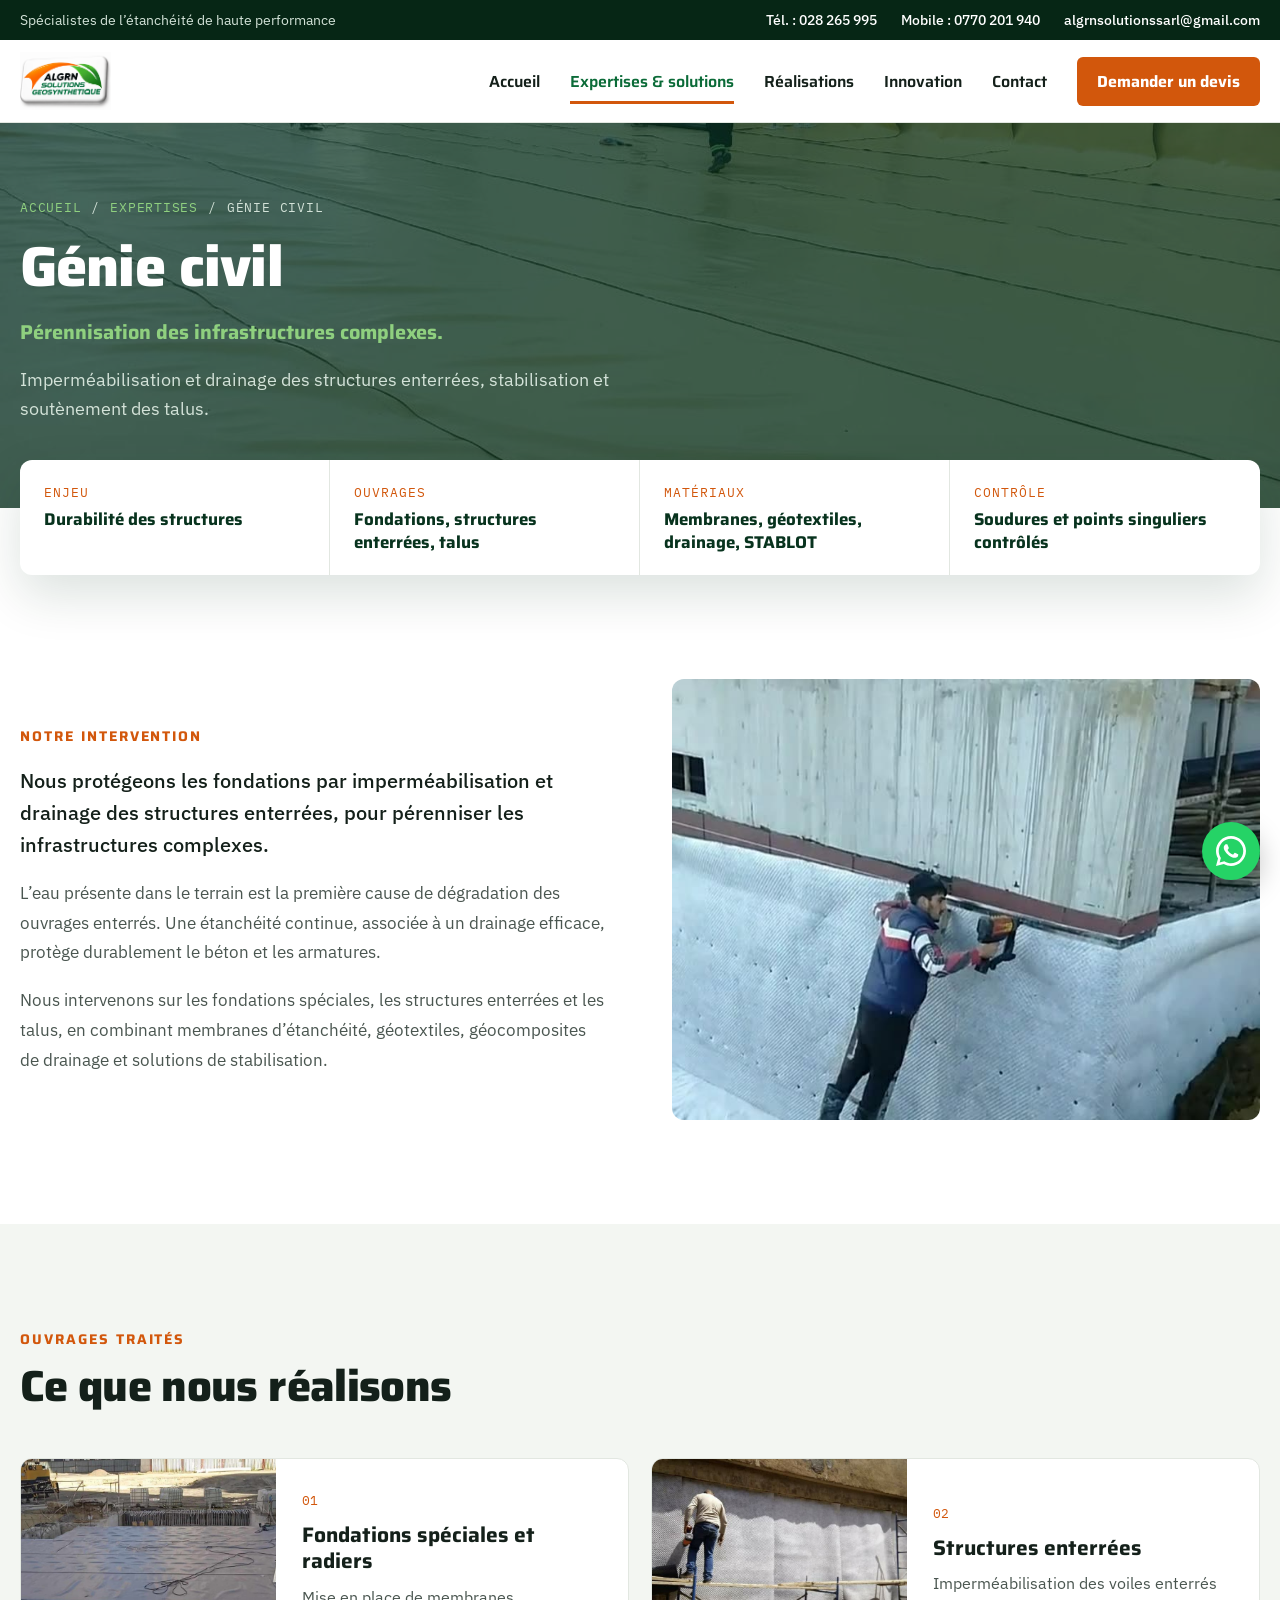
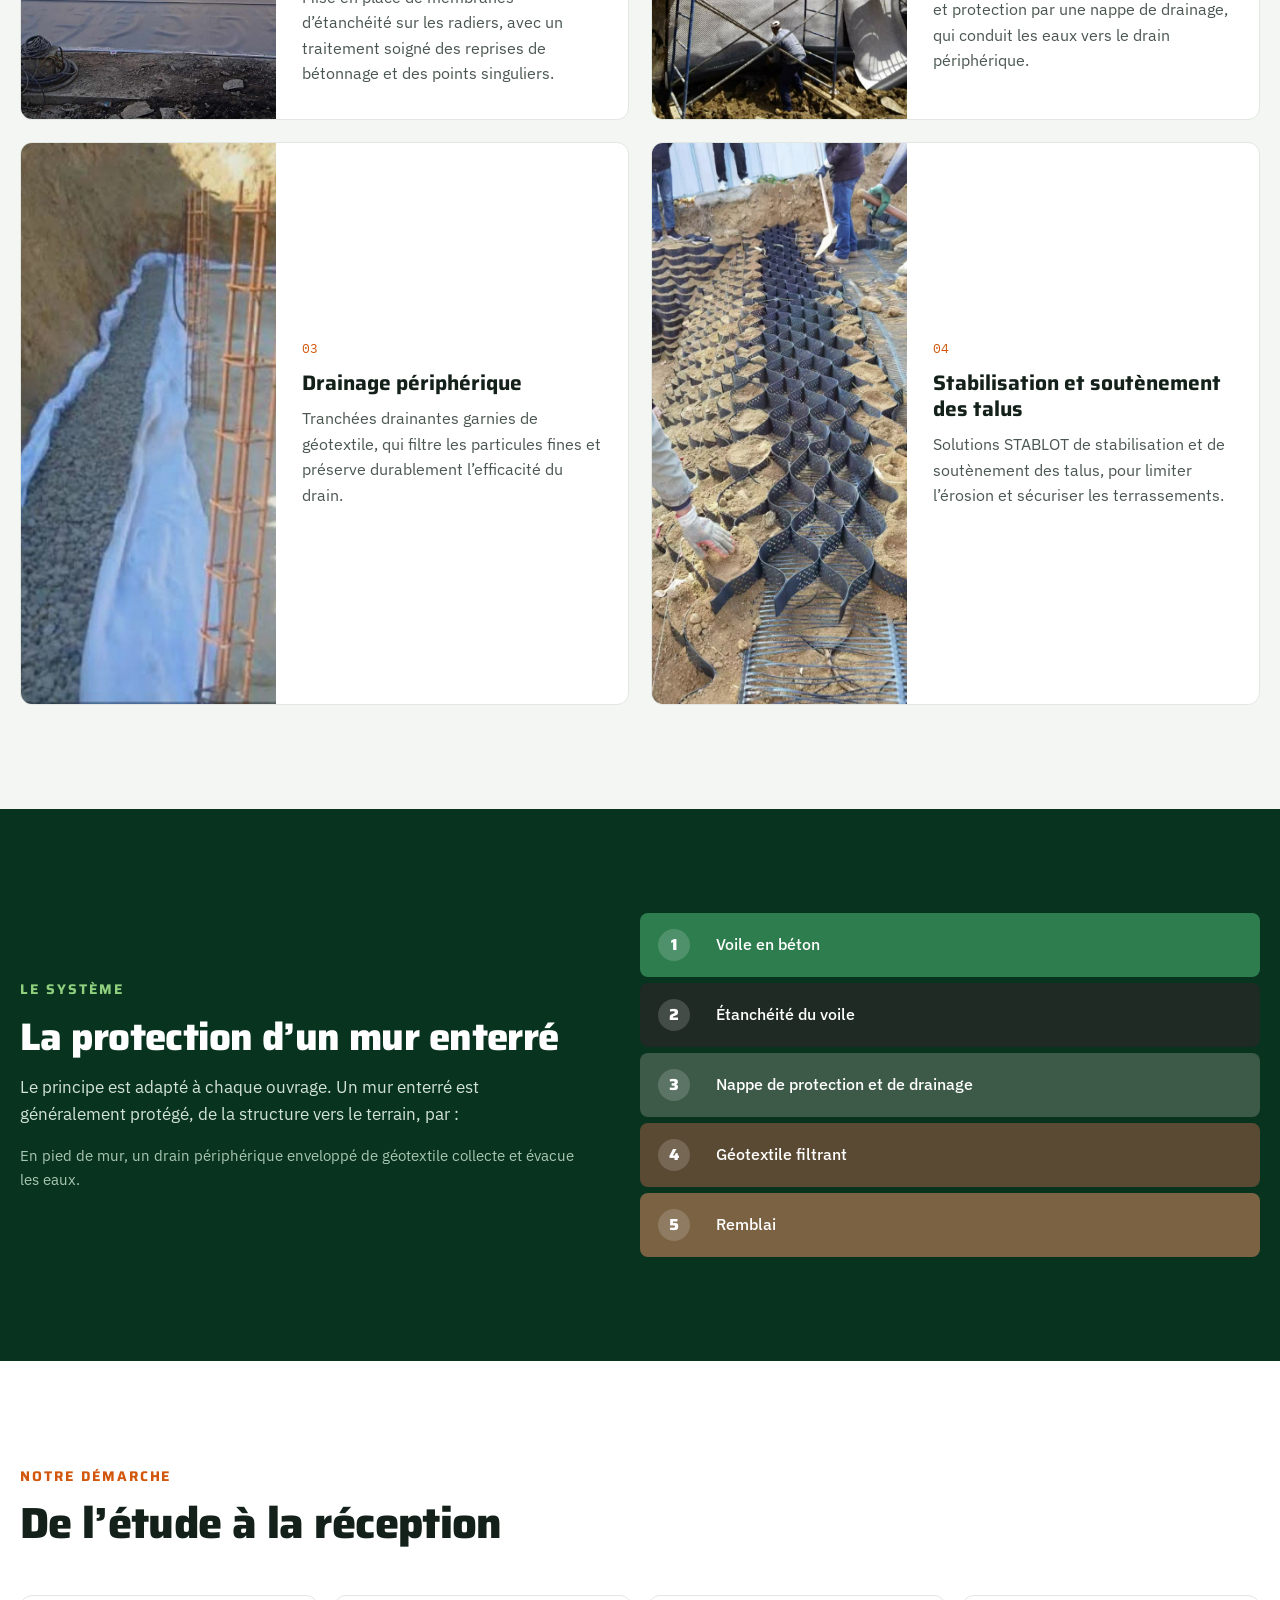
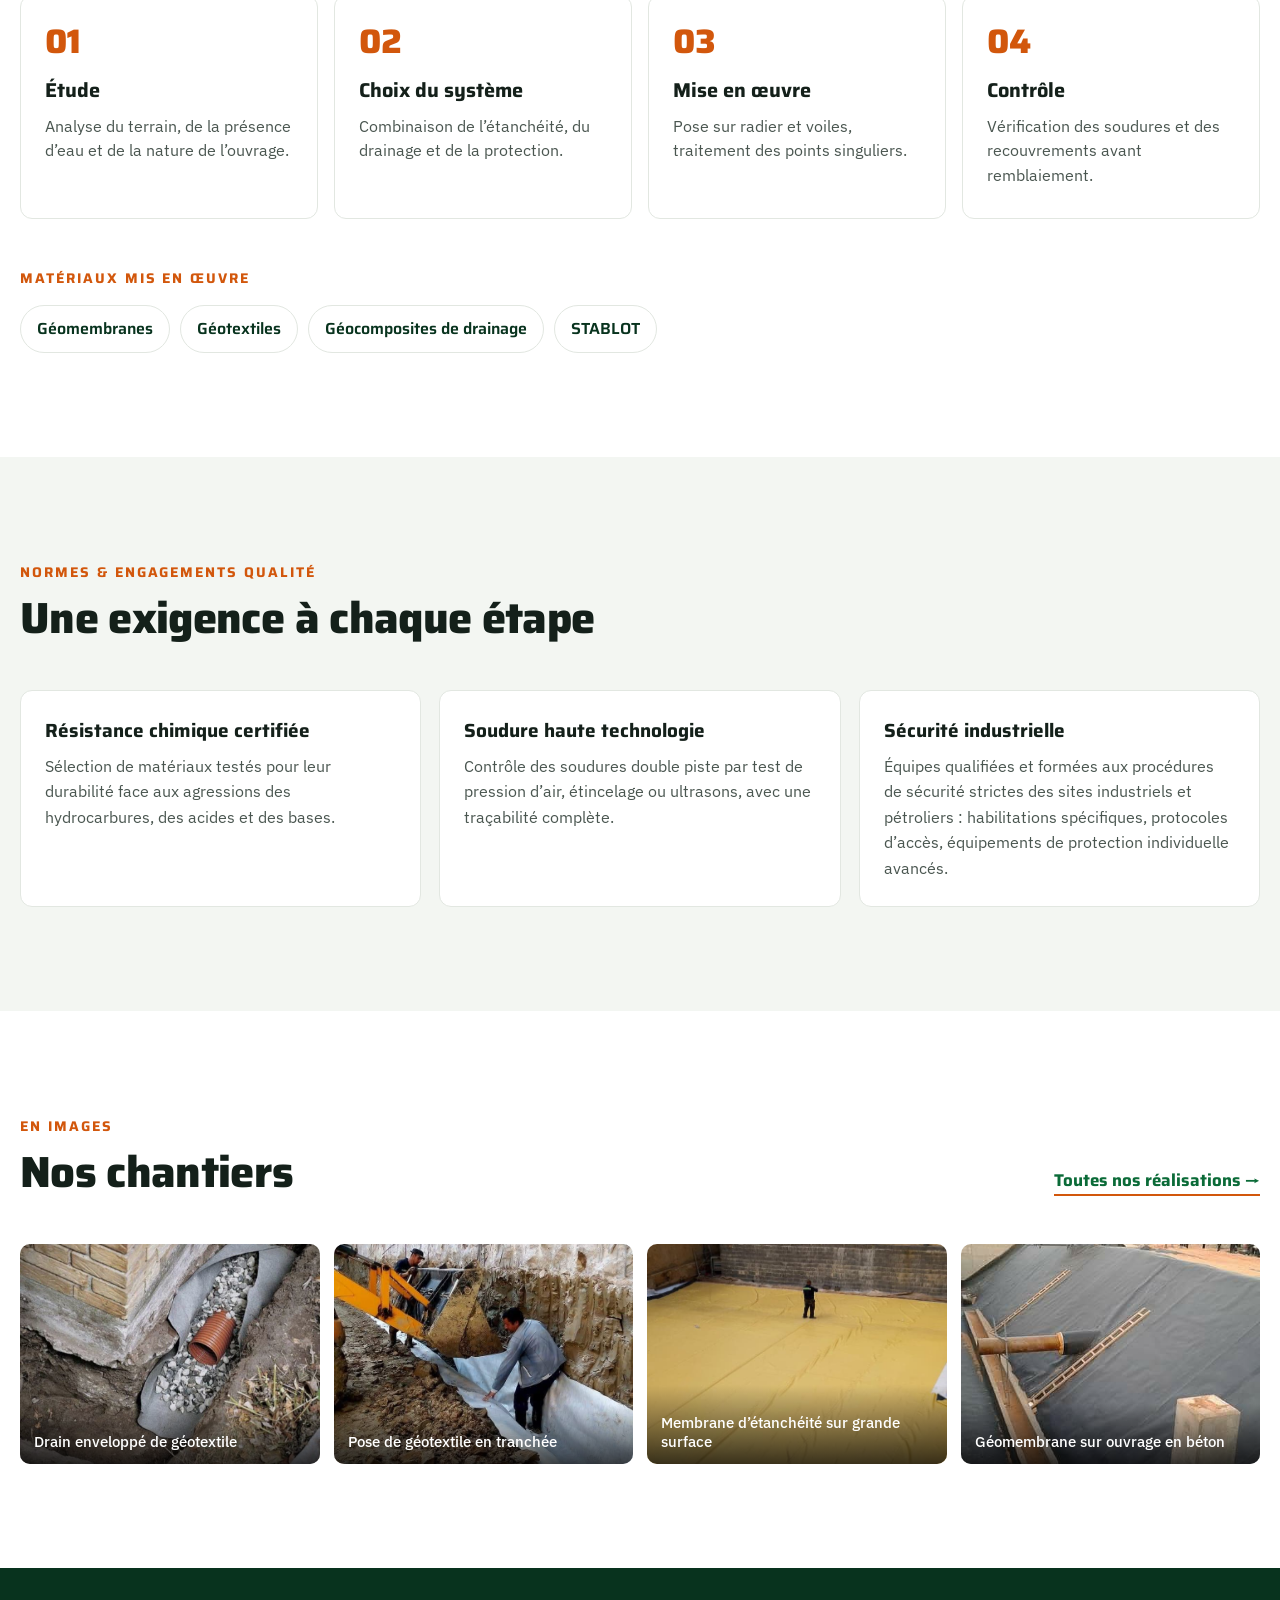
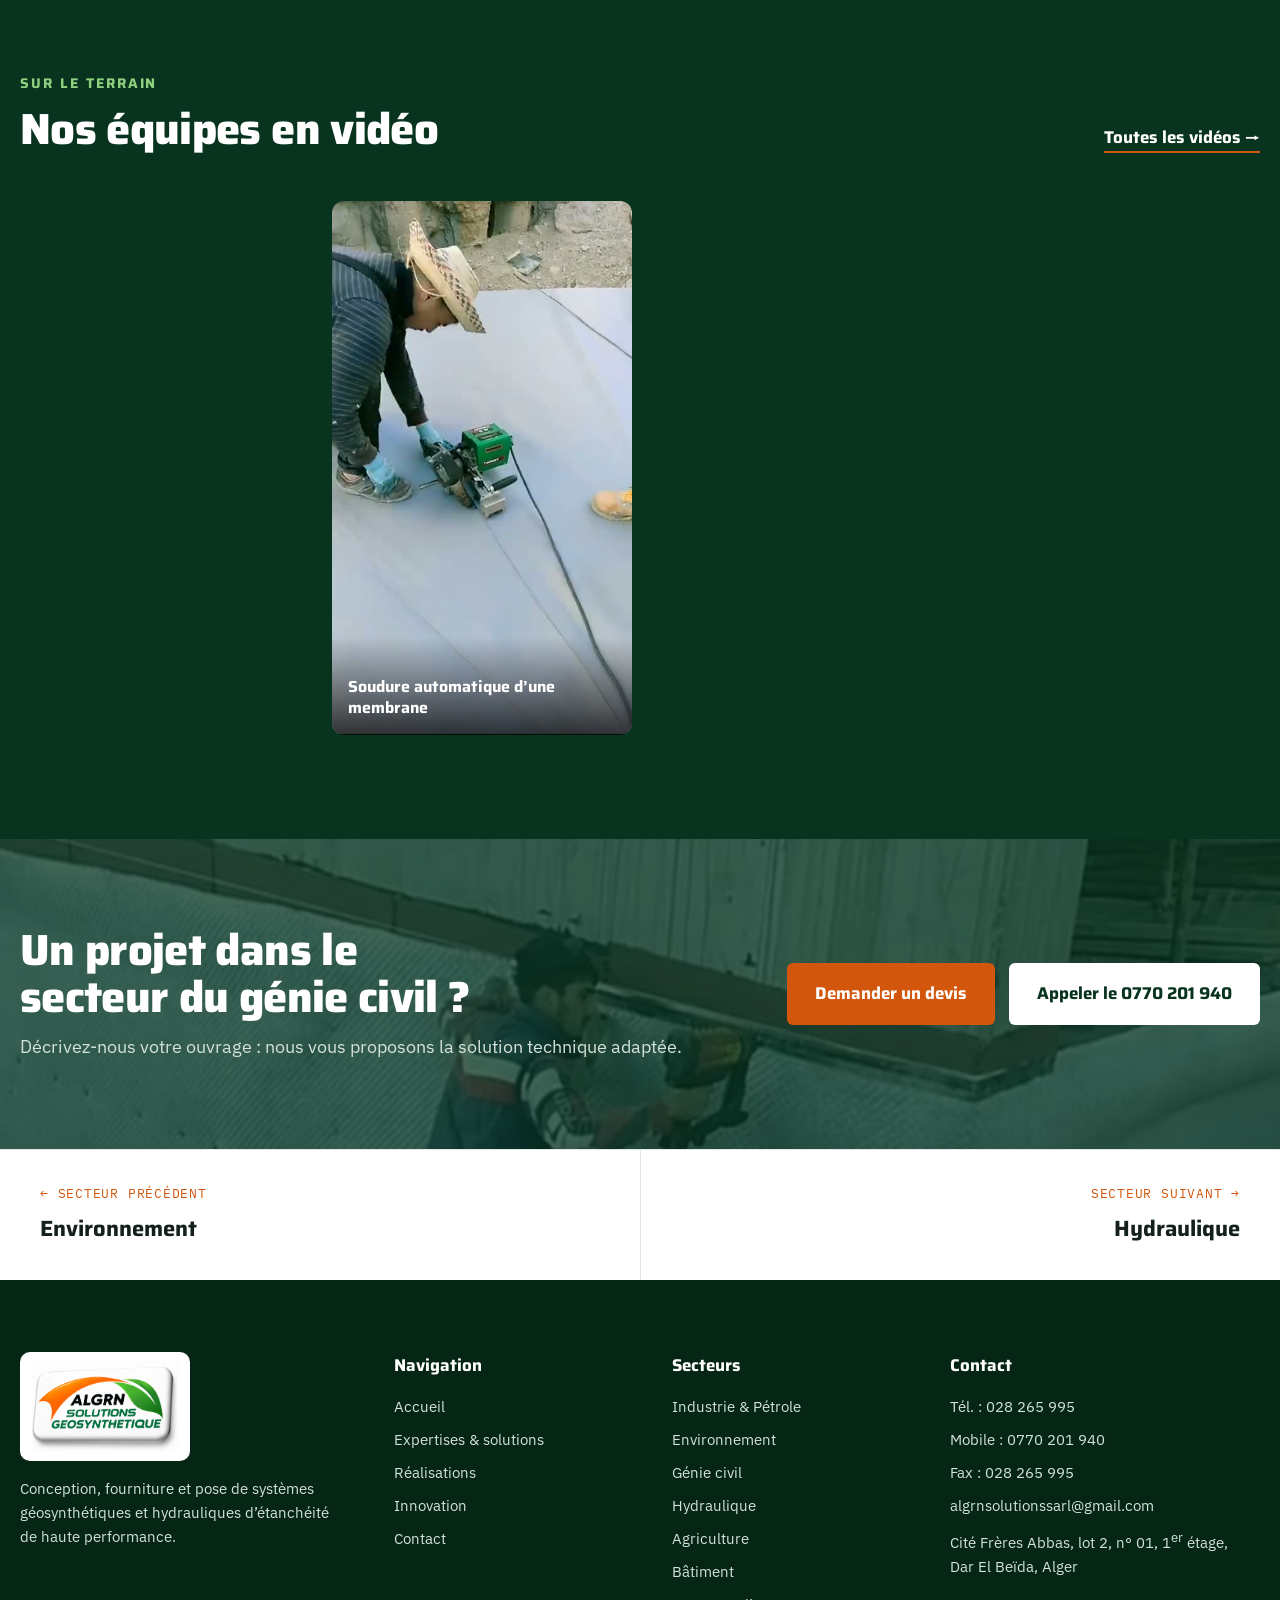
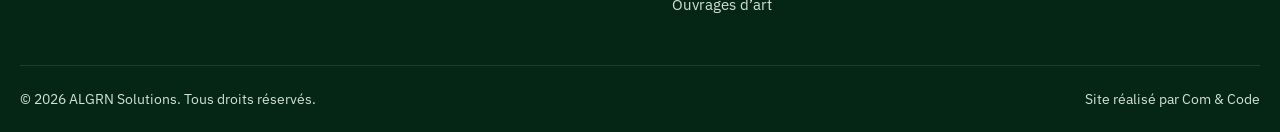
<file: genie-civil.html>
<!DOCTYPE html>
<html lang="fr">
<head>
  <meta charset="utf-8">
  <meta name="viewport" content="width=device-width, initial-scale=1">
  <title>Génie civil – ALGRN Solutions</title>
  <meta name="description" content="Génie civil et infrastructures : imperméabilisation des fondations spéciales et des structures enterrées, drainage périphérique et stabilisation des talus.">
  <link rel="icon" href="images/logo.png">
  <link rel="preconnect" href="https://fonts.googleapis.com">
  <link rel="preconnect" href="https://fonts.gstatic.com" crossorigin>
  <link href="https://fonts.googleapis.com/css2?family=IBM+Plex+Mono:wght@400;500&family=IBM+Plex+Sans:wght@400;500;600&family=Saira:wght@600;700;800&display=swap" rel="stylesheet">
  <link rel="stylesheet" href="css/style.css">
</head>
<body>
  <div class="topbar">
    <div class="wrap">
      <span class="tagline">Spécialistes de l’étanchéité de haute performance</span>
      <div class="links">
        <a href="tel:+21328265995">Tél.&nbsp;: 028 265 995</a>
        <a href="tel:+213770201940">Mobile&nbsp;: 0770 201 940</a>
        <a href="mailto:algrnsolutionssarl@gmail.com">algrnsolutionssarl@gmail.com</a>
      </div>
    </div>
  </div>

  <header class="site-header">
    <div class="wrap">
      <a class="logo" href="index.html"><img src="images/logo.png" alt="ALGRN Solutions Géosynthétique" width="1574" height="1000"></a>
      <button class="nav-toggle" type="button" aria-expanded="false" aria-label="Ouvrir le menu"><span></span><span></span><span></span></button>
      <nav class="nav" aria-label="Navigation principale">
        <a href="index.html">Accueil</a>
        <a href="solutions.html" class="is-active">Expertises &amp; solutions</a>
        <a href="realisations.html">Réalisations</a>
        <a href="innovation.html">Innovation</a>
        <a href="contact.html">Contact</a>
        <a class="btn btn-accent" href="contact.html#devis">Demander un devis</a>
      </nav>
    </div>
  </header>

  <main>
    <section class="page-hero">
      <img class="bg" src="images/photos/ouvrage-enterre-pvc-2.jpg" alt="">
      <div class="wrap">
        <nav class="crumbs" aria-label="Fil d’Ariane"><a href="index.html">Accueil</a><span aria-hidden="true">/</span><a href="solutions.html">Expertises</a><span aria-hidden="true">/</span><span>Génie civil</span></nav>
        <h1 class="display">Génie civil</h1>
        <p class="tagline-lg">Pérennisation des infrastructures complexes.</p>
        <p>Imperméabilisation et drainage des structures enterrées, stabilisation et soutènement des talus.</p>
      </div>
    </section>

    <div class="wrap">
      <dl class="facts">
        <div><dt>Enjeu</dt><dd>Durabilité des structures</dd></div>
        <div><dt>Ouvrages</dt><dd>Fondations, structures enterrées, talus</dd></div>
        <div><dt>Matériaux</dt><dd>Membranes, géotextiles, drainage, STABLOT</dd></div>
        <div><dt>Contrôle</dt><dd>Soudures et points singuliers contrôlés</dd></div>
      </dl>
    </div>

    <section class="section">
      <div class="wrap svc-intro">
        <div class="copy reveal">
          <span class="eyebrow">Notre intervention</span>
          <p class="lead">Nous protégeons les fondations par imperméabilisation et drainage des structures enterrées, pour pérenniser les infrastructures complexes.</p>
          <p>L’eau présente dans le terrain est la première cause de dégradation des ouvrages enterrés. Une étanchéité continue, associée à un drainage efficace, protège durablement le béton et les armatures.</p>
          <p>Nous intervenons sur les fondations spéciales, les structures enterrées et les talus, en combinant membranes d’étanchéité, géotextiles, géocomposites de drainage et solutions de stabilisation.</p>
        </div>
        <img class="reveal" src="images/photos/fondations-drainage.jpg" alt="Pose d’une nappe de protection sur un mur de fondation" loading="lazy">
      </div>
    </section>

    <section class="section bg-cream">
      <div class="wrap">
        <div class="section-head">
          <div>
            <span class="eyebrow">Ouvrages traités</span>
            <h2 class="display">Ce que nous réalisons</h2>
          </div>
        </div>
        <div class="works">
          <article class="work reveal">
            <img src="images/photos/radier-membrane-pvc.jpg" alt="Ouvriers posant une membrane d’étanchéité sur un radier" loading="lazy">
            <div class="body"><span class="num">01</span><h3>Fondations spéciales et radiers</h3><p>Mise en place de membranes d’étanchéité sur les radiers, avec un traitement soigné des reprises de bétonnage et des points singuliers.</p></div>
          </article>
          <article class="work reveal">
            <img src="images/photos/fondations-drainage-2.jpg" alt="Pose d’une nappe de protection et de drainage sur un mur enterré" loading="lazy">
            <div class="body"><span class="num">02</span><h3>Structures enterrées</h3><p>Imperméabilisation des voiles enterrés et protection par une nappe de drainage, qui conduit les eaux vers le drain périphérique.</p></div>
          </article>
          <article class="work reveal">
            <img src="images/photos/drainage-tranchee.jpg" alt="Tranchée drainante garnie de géotextile et de gravier" loading="lazy">
            <div class="body"><span class="num">03</span><h3>Drainage périphérique</h3><p>Tranchées drainantes garnies de géotextile, qui filtre les particules fines et préserve durablement l’efficacité du drain.</p></div>
          </article>
          <article class="work reveal">
            <img src="images/photos/stabilisation-talus.jpg" alt="Mise en place de géocellules sur un talus" loading="lazy">
            <div class="body"><span class="num">04</span><h3>Stabilisation et soutènement des talus</h3><p>Solutions STABLOT de stabilisation et de soutènement des talus, pour limiter l’érosion et sécuriser les terrassements.</p></div>
          </article>
        </div>
      </div>
    </section>

    <section class="section on-dark">
      <div class="wrap system">
        <div class="copy reveal">
          <span class="eyebrow">Le système</span>
          <h2 class="display" style="font-size:clamp(28px,3vw,40px)">La protection d’un mur enterré</h2>
          <p>Le principe est adapté à chaque ouvrage. Un mur enterré est généralement protégé, de la structure vers le terrain, par&nbsp;:</p>
          <p class="note">En pied de mur, un drain périphérique enveloppé de géotextile collecte et évacue les eaux.</p>
        </div>
        <ol class="layers-list reveal">
          <li>Voile en béton</li>
          <li>Étanchéité du voile</li>
          <li>Nappe de protection et de drainage</li>
          <li>Géotextile filtrant</li>
          <li>Remblai</li>
        </ol>
      </div>
    </section>

    <section class="section">
      <div class="wrap">
        <div class="section-head">
          <div>
            <span class="eyebrow">Notre démarche</span>
            <h2 class="display">De l’étude à la réception</h2>
          </div>
        </div>
        <ol class="steps">
          <li class="reveal"><strong>Étude</strong><span>Analyse du terrain, de la présence d’eau et de la nature de l’ouvrage.</span></li>
          <li class="reveal"><strong>Choix du système</strong><span>Combinaison de l’étanchéité, du drainage et de la protection.</span></li>
          <li class="reveal"><strong>Mise en œuvre</strong><span>Pose sur radier et voiles, traitement des points singuliers.</span></li>
          <li class="reveal"><strong>Contrôle</strong><span>Vérification des soudures et des recouvrements avant remblaiement.</span></li>
        </ol>
        <div style="margin-top:48px;display:flex;flex-direction:column;gap:16px">
          <span class="eyebrow">Matériaux mis en œuvre</span>
          <div class="mat-links">
            <a href="solutions.html#materiaux">Géomembranes</a>
            <a href="solutions.html#materiaux">Géotextiles</a>
            <a href="solutions.html#materiaux">Géocomposites de drainage</a>
            <a href="solutions.html#materiaux">STABLOT</a>
          </div>
        </div>
      </div>
    </section>

    <section class="section bg-cream">
      <div class="wrap">
        <div class="section-head">
          <div>
            <span class="eyebrow">Normes &amp; engagements qualité</span>
            <h2 class="display">Une exigence à chaque étape</h2>
          </div>
        </div>
        <ul class="checklist">
          <li class="reveal"><strong>Résistance chimique certifiée</strong><span>Sélection de matériaux testés pour leur durabilité face aux agressions des hydrocarbures, des acides et des bases.</span></li>
          <li class="reveal"><strong>Soudure haute technologie</strong><span>Contrôle des soudures double piste par test de pression d’air, étincelage ou ultrasons, avec une traçabilité complète.</span></li>
          <li class="reveal"><strong>Sécurité industrielle</strong><span>Équipes qualifiées et formées aux procédures de sécurité strictes des sites industriels et pétroliers&nbsp;: habilitations spécifiques, protocoles d’accès, équipements de protection individuelle avancés.</span></li>
        </ul>
      </div>
    </section>

    <section class="section">
      <div class="wrap">
        <div class="section-head">
          <div>
            <span class="eyebrow">En images</span>
            <h2 class="display">Nos chantiers</h2>
          </div>
          <a class="link-more" href="realisations.html">Toutes nos réalisations →</a>
        </div>
        <div class="gallery">
          <figure class="reveal"><a href="realisations.html"><img src="images/photos/drain-geotextile.jpg" alt="Drain enveloppé de géotextile" loading="lazy"></a><figcaption>Drain enveloppé de géotextile</figcaption></figure>
          <figure class="reveal"><a href="realisations.html"><img src="images/photos/tranchee-geotextile.jpg" alt="Pose de géotextile en tranchée" loading="lazy"></a><figcaption>Pose de géotextile en tranchée</figcaption></figure>
          <figure class="reveal"><a href="realisations.html"><img src="images/photos/radier-membrane-pvc-2.jpg" alt="Membrane d’étanchéité sur grande surface" loading="lazy"></a><figcaption>Membrane d’étanchéité sur grande surface</figcaption></figure>
          <figure class="reveal"><a href="realisations.html"><img src="images/photos/bassin-beton-geomembrane.jpg" alt="Géomembrane sur ouvrage en béton" loading="lazy"></a><figcaption>Géomembrane sur ouvrage en béton</figcaption></figure>
        </div>
      </div>
    </section>

    <section class="section on-dark">
      <div class="wrap">
        <div class="section-head">
          <div>
            <span class="eyebrow">Sur le terrain</span>
            <h2 class="display">Nos équipes en vidéo</h2>
          </div>
          <a class="link-more" href="realisations.html#videos">Toutes les vidéos →</a>
        </div>
        <div class="reels two">
          <figure class="reel reveal">
            <video data-autoplay muted loop playsinline preload="none" poster="videos/soudure-automatique.jpg" aria-label="Soudure automatique d’une membrane">
              <source src="videos/soudure-automatique.mp4" type="video/mp4">
            </video>
            <figcaption>Soudure automatique d’une membrane</figcaption>
          </figure>
        </div>
      </div>
    </section>

    <section class="cta-band">
      <img class="bg" src="images/photos/fondations-drainage.jpg" alt="" loading="lazy">
      <div class="wrap">
        <div>
          <h2 class="display">Un projet dans le secteur du génie civil&nbsp;?</h2>
          <p>Décrivez-nous votre ouvrage&nbsp;: nous vous proposons la solution technique adaptée.</p>
        </div>
        <div class="cta-actions">
          <a class="btn btn-accent btn-lg" href="contact.html?secteur=G%C3%A9nie%20civil#devis">Demander un devis</a>
          <a class="btn btn-white btn-lg" href="tel:+213770201940">Appeler le 0770 201 940</a>
        </div>
      </div>
    </section>

    <nav class="pager" aria-label="Autres secteurs">
      <a href="environnement.html"><span>← Secteur précédent</span><strong>Environnement</strong></a>
      <a href="hydraulique.html"><span>Secteur suivant →</span><strong>Hydraulique</strong></a>
    </nav>
  </main>

  <footer class="site-footer">
    <div class="wrap grid">
      <div class="brand">
        <img src="images/logo.png" alt="ALGRN Solutions Géosynthétique" loading="lazy">
        <p>Conception, fourniture et pose de systèmes géosynthétiques et hydrauliques d’étanchéité de haute performance.</p>
      </div>
      <div class="col">
        <strong>Navigation</strong>
        <a href="index.html">Accueil</a>
        <a href="solutions.html">Expertises &amp; solutions</a>
        <a href="realisations.html">Réalisations</a>
        <a href="innovation.html">Innovation</a>
        <a href="contact.html">Contact</a>
      </div>
      <div class="col">
        <strong>Secteurs</strong>
        <a href="industrie-petrole.html">Industrie &amp; Pétrole</a>
        <a href="environnement.html">Environnement</a>
        <a href="genie-civil.html">Génie civil</a>
        <a href="hydraulique.html">Hydraulique</a>
        <a href="agriculture.html">Agriculture</a>
        <a href="batiment.html">Bâtiment</a>
        <a href="ouvrages-art.html">Ouvrages d’art</a>
      </div>
      <div class="col">
        <strong>Contact</strong>
        <a href="tel:+21328265995">Tél.&nbsp;: 028 265 995</a>
        <a href="tel:+213770201940">Mobile&nbsp;: 0770 201 940</a>
        <span>Fax&nbsp;: 028 265 995</span>
        <a href="mailto:algrnsolutionssarl@gmail.com">algrnsolutionssarl@gmail.com</a>
        <span>Cité Frères Abbas, lot 2, n°&nbsp;01, 1<sup>er</sup>&nbsp;étage, <span class="nowrap">Dar El Beïda</span>, Alger</span>
      </div>
    </div>
    <div class="wrap legal">
      <span>© 2026 ALGRN Solutions. Tous droits réservés.</span>
      <span>Site réalisé par Com &amp; Code</span>
    </div>
  </footer>

  <a class="wa-float" href="https://wa.me/213770201940" aria-label="Nous écrire sur WhatsApp"><svg width="30" height="30" viewBox="0 0 24 24" fill="#fff" aria-hidden="true"><path d="M17.5 14.4c-.3-.1-1.7-.8-2-.9-.3-.1-.5-.1-.7.1-.2.3-.8.9-.9 1.1-.2.2-.3.2-.6.1-.3-.1-1.2-.5-2.3-1.4-.9-.8-1.4-1.7-1.6-2-.2-.3 0-.5.1-.6l.4-.5c.1-.2.2-.3.3-.5.1-.2 0-.4 0-.5l-.9-2.2c-.2-.6-.5-.5-.7-.5h-.6c-.2 0-.5.1-.8.4-.3.3-1 1-1 2.4s1 2.8 1.2 3c.1.2 2 3.1 4.9 4.3.7.3 1.2.5 1.6.6.7.2 1.3.2 1.8.1.6-.1 1.7-.7 1.9-1.4.2-.7.2-1.3.2-1.4-.1-.1-.3-.2-.6-.3zM12 21.8c-1.8 0-3.5-.5-5-1.4l-.4-.2-3.7 1 1-3.6-.2-.4C2.7 15.6 2.2 13.8 2.2 12 2.2 6.6 6.6 2.2 12 2.2S21.8 6.6 21.8 12 17.4 21.8 12 21.8zM12 0C5.4 0 0 5.4 0 12c0 2.1.6 4.2 1.6 6L0 24l6.2-1.6c1.8 1 3.8 1.5 5.8 1.5 6.6 0 12-5.4 12-12S18.6 0 12 0z"/></svg></a>

  <script src="js/main.js"></script>
</body>
</html>
</file>
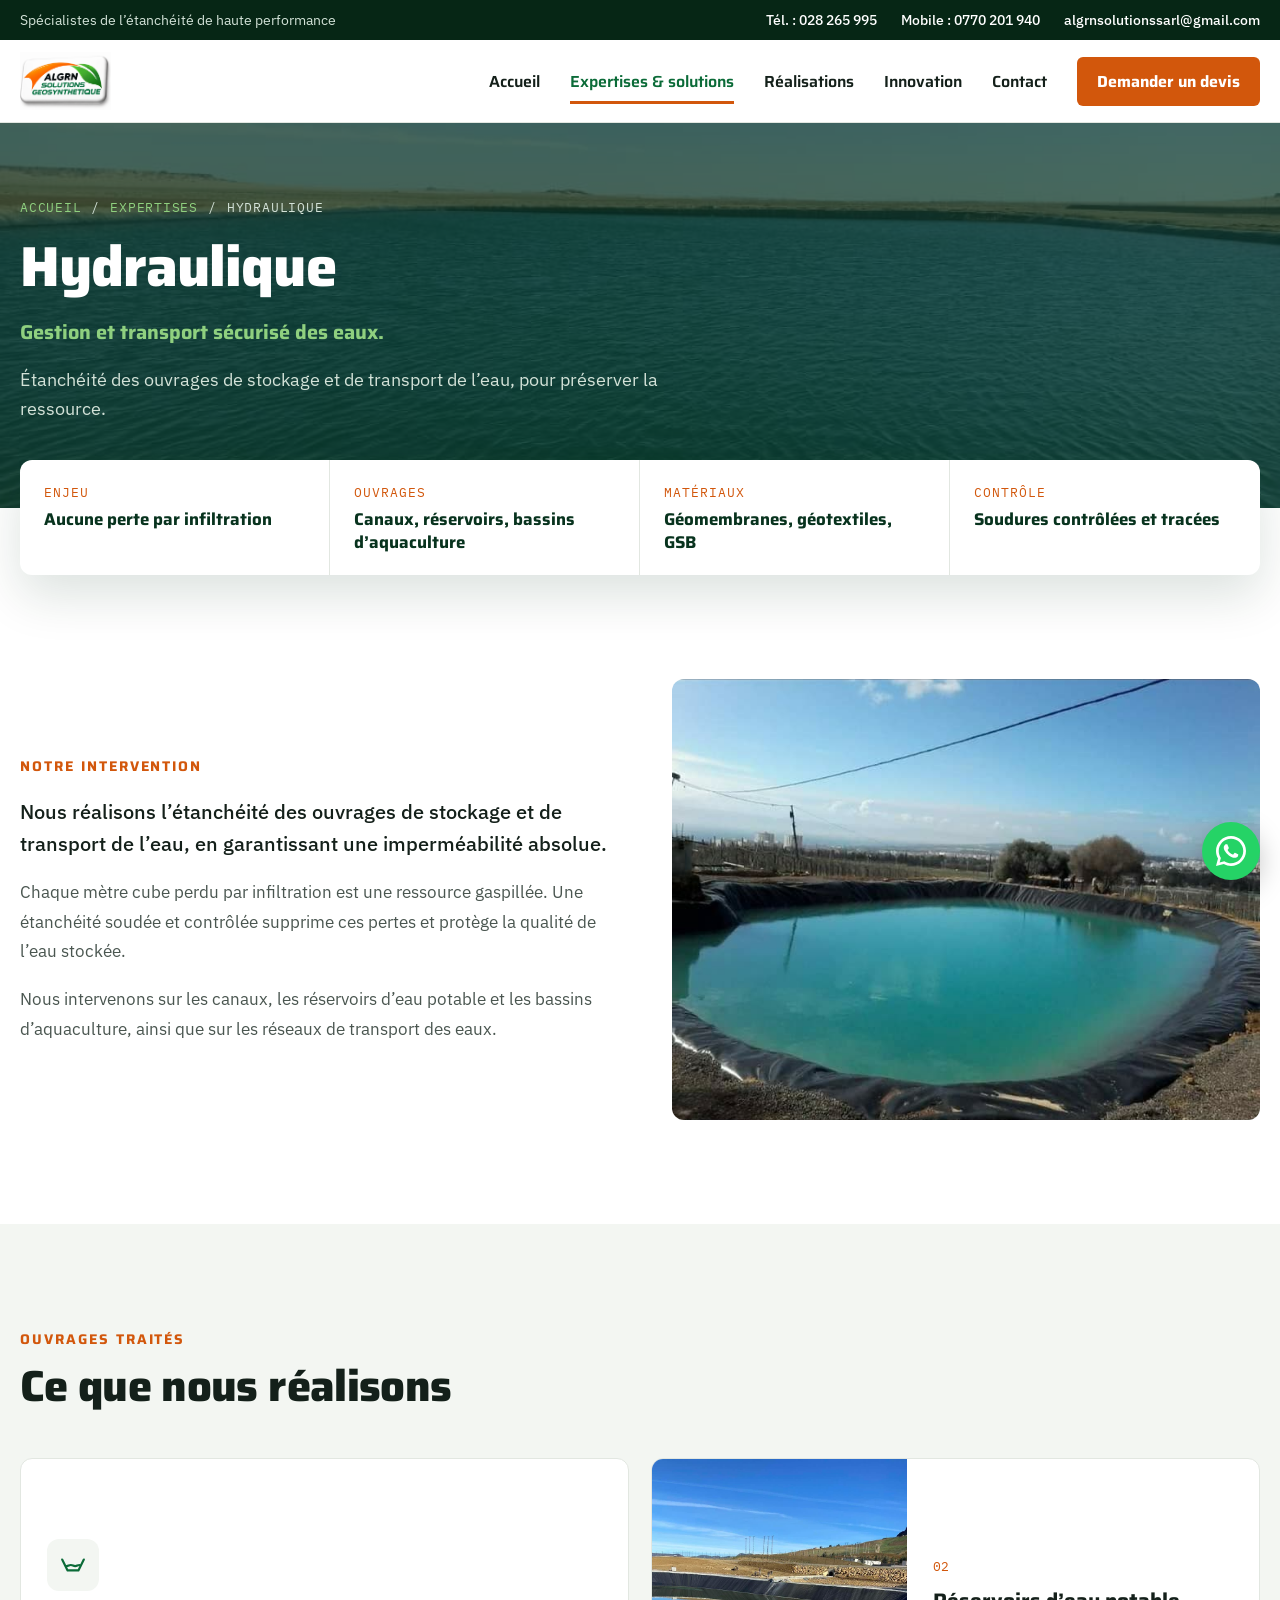
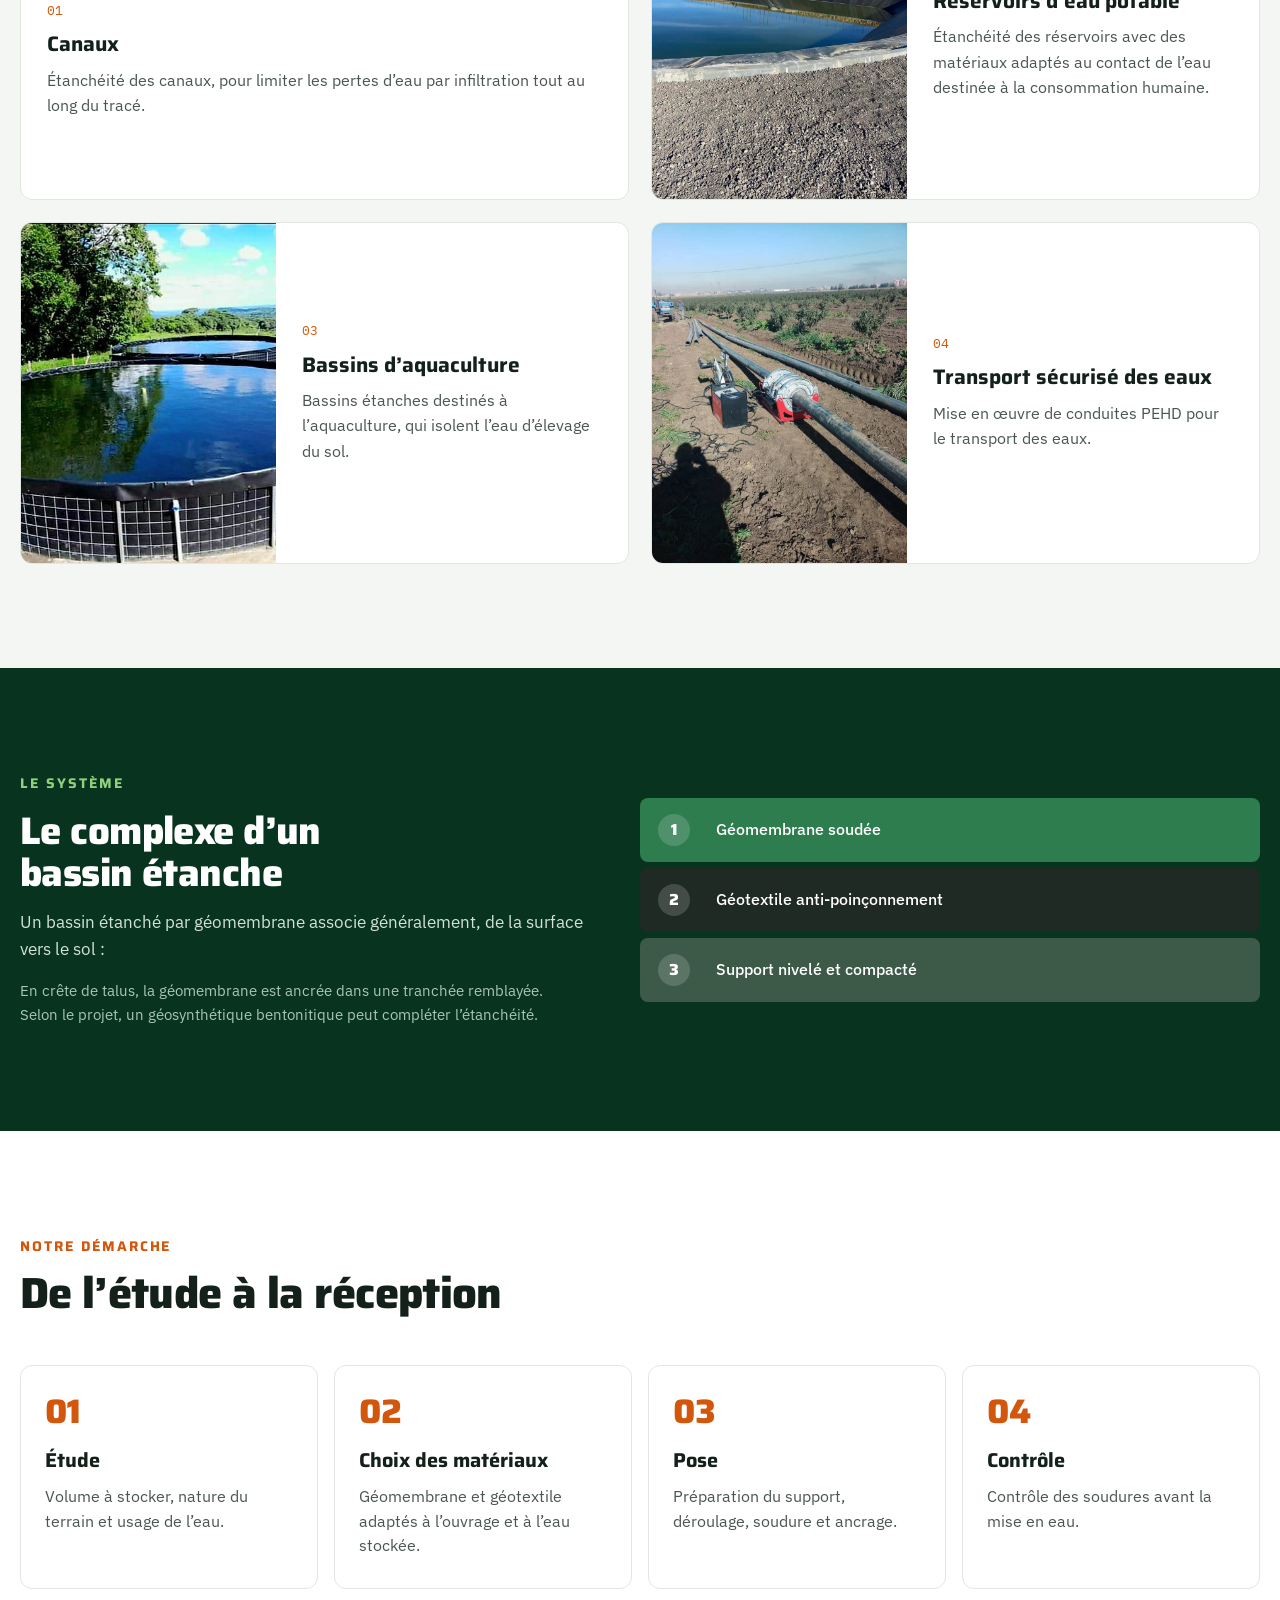
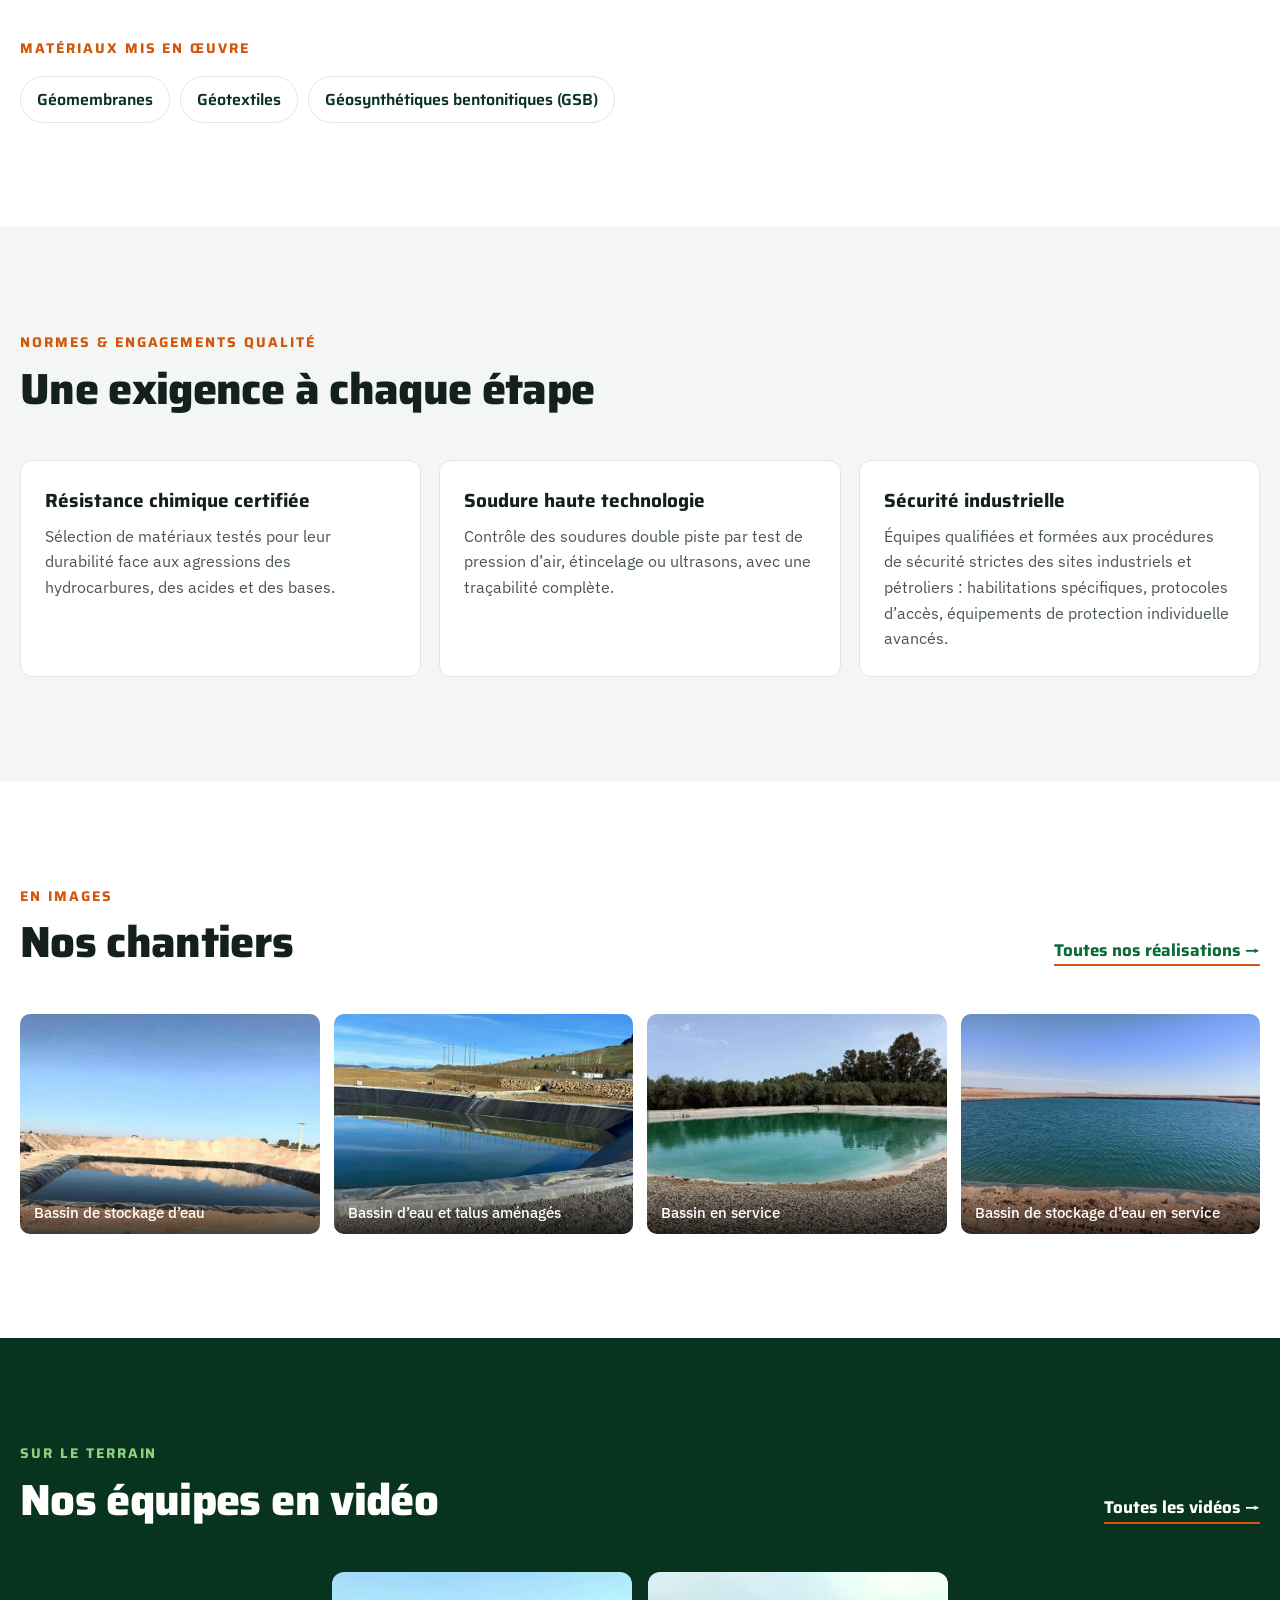
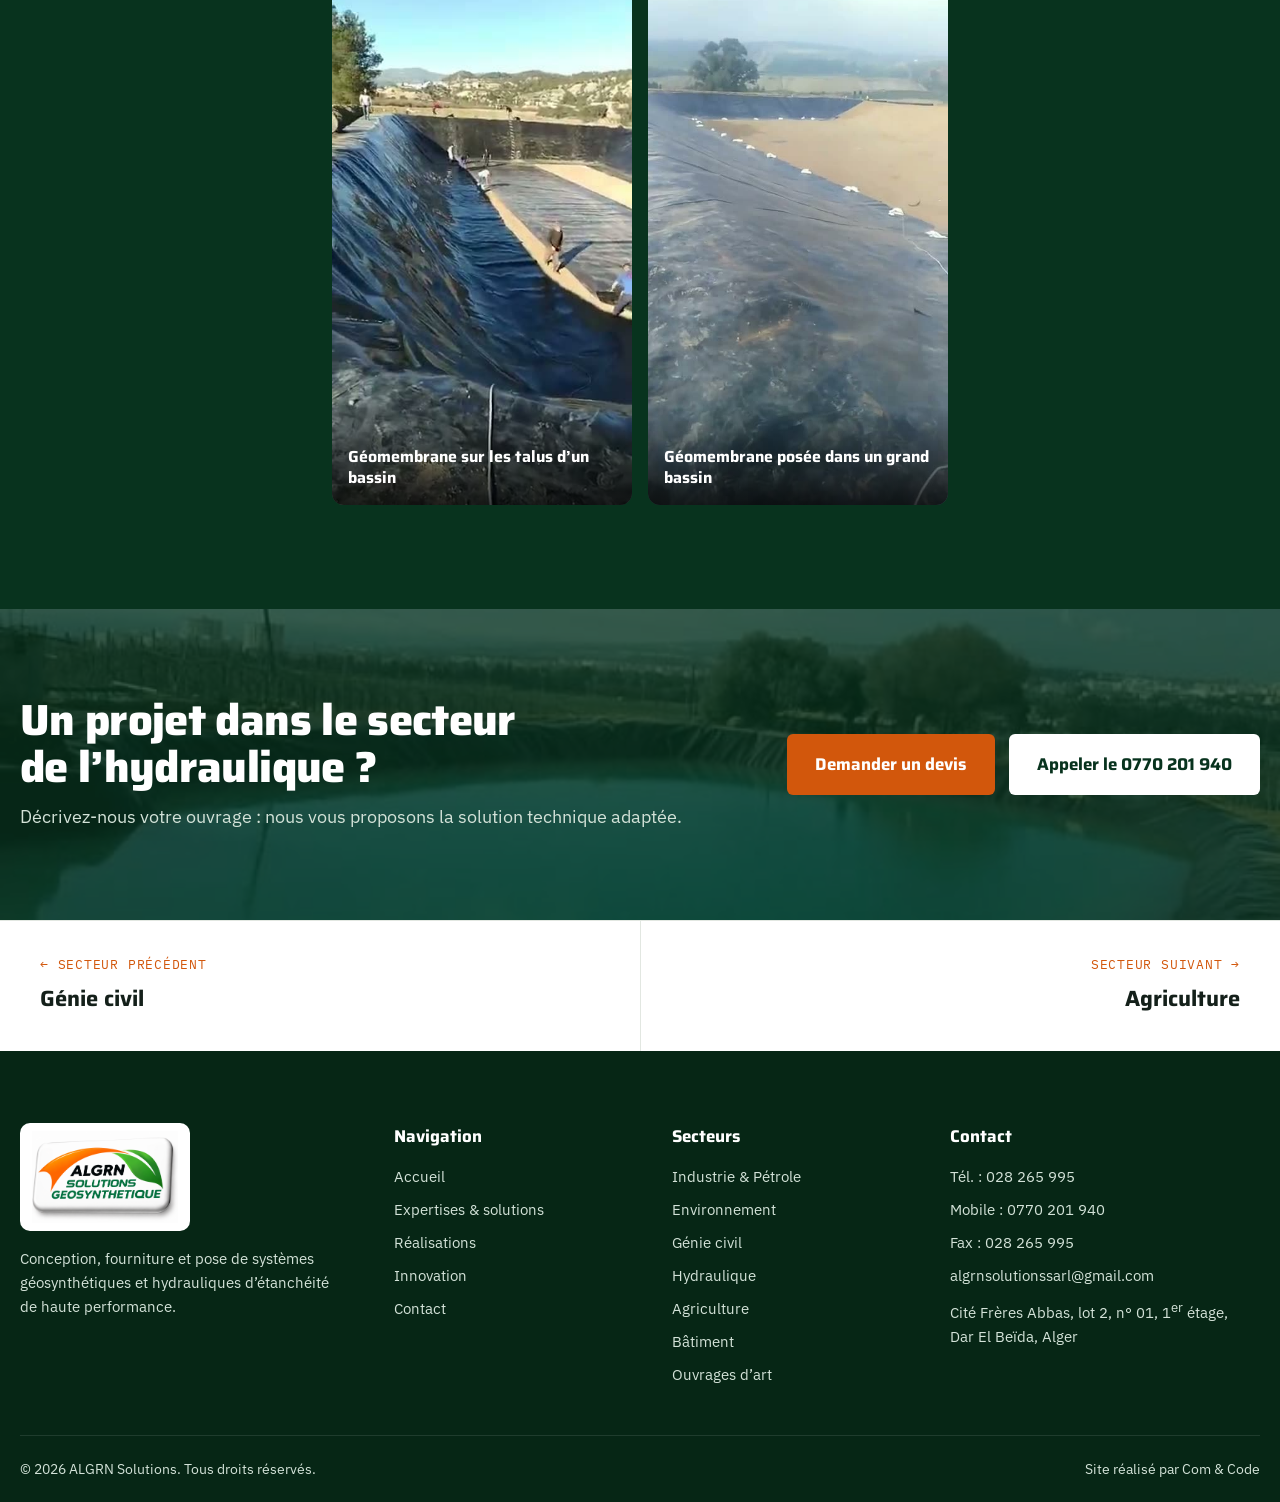
<file: hydraulique.html>
<!DOCTYPE html>
<html lang="fr">
<head>
  <meta charset="utf-8">
  <meta name="viewport" content="width=device-width, initial-scale=1">
  <title>Hydraulique – ALGRN Solutions</title>
  <meta name="description" content="Étanchéité hydraulique : canaux, réservoirs d’eau potable, bassins d’aquaculture et transport sécurisé des eaux par conduites PEHD.">
  <link rel="icon" href="images/logo.png">
  <link rel="preconnect" href="https://fonts.googleapis.com">
  <link rel="preconnect" href="https://fonts.gstatic.com" crossorigin>
  <link href="https://fonts.googleapis.com/css2?family=IBM+Plex+Mono:wght@400;500&family=IBM+Plex+Sans:wght@400;500;600&family=Saira:wght@600;700;800&display=swap" rel="stylesheet">
  <link rel="stylesheet" href="css/style.css">
</head>
<body>
  <div class="topbar">
    <div class="wrap">
      <span class="tagline">Spécialistes de l’étanchéité de haute performance</span>
      <div class="links">
        <a href="tel:+21328265995">Tél.&nbsp;: 028 265 995</a>
        <a href="tel:+213770201940">Mobile&nbsp;: 0770 201 940</a>
        <a href="mailto:algrnsolutionssarl@gmail.com">algrnsolutionssarl@gmail.com</a>
      </div>
    </div>
  </div>

  <header class="site-header">
    <div class="wrap">
      <a class="logo" href="index.html"><img src="images/logo.png" alt="ALGRN Solutions Géosynthétique" width="1574" height="1000"></a>
      <button class="nav-toggle" type="button" aria-expanded="false" aria-label="Ouvrir le menu"><span></span><span></span><span></span></button>
      <nav class="nav" aria-label="Navigation principale">
        <a href="index.html">Accueil</a>
        <a href="solutions.html" class="is-active">Expertises &amp; solutions</a>
        <a href="realisations.html">Réalisations</a>
        <a href="innovation.html">Innovation</a>
        <a href="contact.html">Contact</a>
        <a class="btn btn-accent" href="contact.html#devis">Demander un devis</a>
      </nav>
    </div>
  </header>

  <main>
    <section class="page-hero">
      <img class="bg" src="images/photos/bassin-eau-plaine.jpg" alt="">
      <div class="wrap">
        <nav class="crumbs" aria-label="Fil d’Ariane"><a href="index.html">Accueil</a><span aria-hidden="true">/</span><a href="solutions.html">Expertises</a><span aria-hidden="true">/</span><span>Hydraulique</span></nav>
        <h1 class="display">Hydraulique</h1>
        <p class="tagline-lg">Gestion et transport sécurisé des eaux.</p>
        <p>Étanchéité des ouvrages de stockage et de transport de l’eau, pour préserver la ressource.</p>
      </div>
    </section>

    <div class="wrap">
      <dl class="facts">
        <div><dt>Enjeu</dt><dd>Aucune perte par infiltration</dd></div>
        <div><dt>Ouvrages</dt><dd>Canaux, réservoirs, bassins d’aquaculture</dd></div>
        <div><dt>Matériaux</dt><dd>Géomembranes, géotextiles, GSB</dd></div>
        <div><dt>Contrôle</dt><dd>Soudures contrôlées et tracées</dd></div>
      </dl>
    </div>

    <section class="section">
      <div class="wrap svc-intro">
        <div class="copy reveal">
          <span class="eyebrow">Notre intervention</span>
          <p class="lead">Nous réalisons l’étanchéité des ouvrages de stockage et de transport de l’eau, en garantissant une imperméabilité absolue.</p>
          <p>Chaque mètre cube perdu par infiltration est une ressource gaspillée. Une étanchéité soudée et contrôlée supprime ces pertes et protège la qualité de l’eau stockée.</p>
          <p>Nous intervenons sur les canaux, les réservoirs d’eau potable et les bassins d’aquaculture, ainsi que sur les réseaux de transport des eaux.</p>
        </div>
        <img class="reveal" src="images/photos/bassin-eau-rempli.jpg" alt="Bassin rempli d’eau après pose de la géomembrane" loading="lazy">
      </div>
    </section>

    <section class="section bg-cream">
      <div class="wrap">
        <div class="section-head">
          <div>
            <span class="eyebrow">Ouvrages traités</span>
            <h2 class="display">Ce que nous réalisons</h2>
          </div>
        </div>
        <div class="works">
          <article class="work no-img reveal">
            <div class="body"><span class="ico"><svg width="26" height="26" viewBox="0 0 24 24" fill="none" stroke="#0B6B38" stroke-width="2" stroke-linecap="round" stroke-linejoin="round" aria-hidden="true"><path d="M2 7l5 10h10l5-10"/><path d="M6 13c2 0 2-1 4-1s2 1 4 1 2-1 4-1"/></svg></span><span class="num">01</span><h3>Canaux</h3><p>Étanchéité des canaux, pour limiter les pertes d’eau par infiltration tout au long du tracé.</p></div>
          </article>
          <article class="work reveal">
            <img src="images/photos/bassin-eau-talus.jpg" alt="Bassin d’eau revêtu de géomembrane" loading="lazy">
            <div class="body"><span class="num">02</span><h3>Réservoirs d’eau potable</h3><p>Étanchéité des réservoirs avec des matériaux adaptés au contact de l’eau destinée à la consommation humaine.</p></div>
          </article>
          <article class="work reveal">
            <img src="images/photos/reservoirs-circulaires.jpg" alt="Bassins circulaires revêtus de géomembrane" loading="lazy">
            <div class="body"><span class="num">03</span><h3>Bassins d’aquaculture</h3><p>Bassins étanches destinés à l’aquaculture, qui isolent l’eau d’élevage du sol.</p></div>
          </article>
          <article class="work reveal">
            <img src="images/photos/conduite-pehd.jpg" alt="Raccordement de conduites en PEHD sur chantier" loading="lazy">
            <div class="body"><span class="num">04</span><h3>Transport sécurisé des eaux</h3><p>Mise en œuvre de conduites PEHD pour le transport des eaux.</p></div>
          </article>
        </div>
      </div>
    </section>

    <section class="section on-dark">
      <div class="wrap system">
        <div class="copy reveal">
          <span class="eyebrow">Le système</span>
          <h2 class="display" style="font-size:clamp(28px,3vw,40px)">Le complexe d’un bassin étanche</h2>
          <p>Un bassin étanché par géomembrane associe généralement, de la surface vers le sol&nbsp;:</p>
          <p class="note">En crête de talus, la géomembrane est ancrée dans une tranchée remblayée. Selon le projet, un géosynthétique bentonitique peut compléter l’étanchéité.</p>
        </div>
        <ol class="layers-list reveal">
          <li>Géomembrane soudée</li>
          <li>Géotextile anti-poinçonnement</li>
          <li>Support nivelé et compacté</li>
        </ol>
      </div>
    </section>

    <section class="section">
      <div class="wrap">
        <div class="section-head">
          <div>
            <span class="eyebrow">Notre démarche</span>
            <h2 class="display">De l’étude à la réception</h2>
          </div>
        </div>
        <ol class="steps">
          <li class="reveal"><strong>Étude</strong><span>Volume à stocker, nature du terrain et usage de l’eau.</span></li>
          <li class="reveal"><strong>Choix des matériaux</strong><span>Géomembrane et géotextile adaptés à l’ouvrage et à l’eau stockée.</span></li>
          <li class="reveal"><strong>Pose</strong><span>Préparation du support, déroulage, soudure et ancrage.</span></li>
          <li class="reveal"><strong>Contrôle</strong><span>Contrôle des soudures avant la mise en eau.</span></li>
        </ol>
        <div style="margin-top:48px;display:flex;flex-direction:column;gap:16px">
          <span class="eyebrow">Matériaux mis en œuvre</span>
          <div class="mat-links">
            <a href="solutions.html#materiaux">Géomembranes</a>
            <a href="solutions.html#materiaux">Géotextiles</a>
            <a href="solutions.html#materiaux">Géosynthétiques bentonitiques (GSB)</a>
          </div>
        </div>
      </div>
    </section>

    <section class="section bg-cream">
      <div class="wrap">
        <div class="section-head">
          <div>
            <span class="eyebrow">Normes &amp; engagements qualité</span>
            <h2 class="display">Une exigence à chaque étape</h2>
          </div>
        </div>
        <ul class="checklist">
          <li class="reveal"><strong>Résistance chimique certifiée</strong><span>Sélection de matériaux testés pour leur durabilité face aux agressions des hydrocarbures, des acides et des bases.</span></li>
          <li class="reveal"><strong>Soudure haute technologie</strong><span>Contrôle des soudures double piste par test de pression d’air, étincelage ou ultrasons, avec une traçabilité complète.</span></li>
          <li class="reveal"><strong>Sécurité industrielle</strong><span>Équipes qualifiées et formées aux procédures de sécurité strictes des sites industriels et pétroliers&nbsp;: habilitations spécifiques, protocoles d’accès, équipements de protection individuelle avancés.</span></li>
        </ul>
      </div>
    </section>

    <section class="section">
      <div class="wrap">
        <div class="section-head">
          <div>
            <span class="eyebrow">En images</span>
            <h2 class="display">Nos chantiers</h2>
          </div>
          <a class="link-more" href="realisations.html">Toutes nos réalisations →</a>
        </div>
        <div class="gallery">
          <figure class="reveal"><a href="realisations.html"><img src="images/photos/bassin-eau-chantier.jpg" alt="Bassin de stockage d’eau" loading="lazy"></a><figcaption>Bassin de stockage d’eau</figcaption></figure>
          <figure class="reveal"><a href="realisations.html"><img src="images/photos/bassin-eau-colline.jpg" alt="Bassin d’eau et talus aménagés" loading="lazy"></a><figcaption>Bassin d’eau et talus aménagés</figcaption></figure>
          <figure class="reveal"><a href="realisations.html"><img src="images/photos/bassin-irrigation.jpg" alt="Bassin en service" loading="lazy"></a><figcaption>Bassin en service</figcaption></figure>
          <figure class="reveal"><a href="realisations.html"><img src="images/photos/bassin-eau-plaine.jpg" alt="Bassin de stockage d’eau en service" loading="lazy"></a><figcaption>Bassin de stockage d’eau en service</figcaption></figure>
        </div>
      </div>
    </section>

    <section class="section on-dark">
      <div class="wrap">
        <div class="section-head">
          <div>
            <span class="eyebrow">Sur le terrain</span>
            <h2 class="display">Nos équipes en vidéo</h2>
          </div>
          <a class="link-more" href="realisations.html#videos">Toutes les vidéos →</a>
        </div>
        <div class="reels two">
          <figure class="reel reveal">
            <video data-autoplay muted loop playsinline preload="none" poster="videos/bassin-geomembrane-talus.jpg" aria-label="Géomembrane sur les talus d’un bassin">
              <source src="videos/bassin-geomembrane-talus.mp4" type="video/mp4">
            </video>
            <figcaption>Géomembrane sur les talus d’un bassin</figcaption>
          </figure>
          <figure class="reel reveal">
            <video data-autoplay muted loop playsinline preload="none" poster="videos/geomembrane-bassin-plaine.jpg" aria-label="Géomembrane posée dans un grand bassin">
              <source src="videos/geomembrane-bassin-plaine.mp4" type="video/mp4">
            </video>
            <figcaption>Géomembrane posée dans un grand bassin</figcaption>
          </figure>
        </div>
      </div>
    </section>

    <section class="cta-band">
      <img class="bg" src="images/photos/bassin-eau-rempli.jpg" alt="" loading="lazy">
      <div class="wrap">
        <div>
          <h2 class="display">Un projet dans le secteur de l’hydraulique&nbsp;?</h2>
          <p>Décrivez-nous votre ouvrage&nbsp;: nous vous proposons la solution technique adaptée.</p>
        </div>
        <div class="cta-actions">
          <a class="btn btn-accent btn-lg" href="contact.html?secteur=Hydraulique#devis">Demander un devis</a>
          <a class="btn btn-white btn-lg" href="tel:+213770201940">Appeler le 0770 201 940</a>
        </div>
      </div>
    </section>

    <nav class="pager" aria-label="Autres secteurs">
      <a href="genie-civil.html"><span>← Secteur précédent</span><strong>Génie civil</strong></a>
      <a href="agriculture.html"><span>Secteur suivant →</span><strong>Agriculture</strong></a>
    </nav>
  </main>

  <footer class="site-footer">
    <div class="wrap grid">
      <div class="brand">
        <img src="images/logo.png" alt="ALGRN Solutions Géosynthétique" loading="lazy">
        <p>Conception, fourniture et pose de systèmes géosynthétiques et hydrauliques d’étanchéité de haute performance.</p>
      </div>
      <div class="col">
        <strong>Navigation</strong>
        <a href="index.html">Accueil</a>
        <a href="solutions.html">Expertises &amp; solutions</a>
        <a href="realisations.html">Réalisations</a>
        <a href="innovation.html">Innovation</a>
        <a href="contact.html">Contact</a>
      </div>
      <div class="col">
        <strong>Secteurs</strong>
        <a href="industrie-petrole.html">Industrie &amp; Pétrole</a>
        <a href="environnement.html">Environnement</a>
        <a href="genie-civil.html">Génie civil</a>
        <a href="hydraulique.html">Hydraulique</a>
        <a href="agriculture.html">Agriculture</a>
        <a href="batiment.html">Bâtiment</a>
        <a href="ouvrages-art.html">Ouvrages d’art</a>
      </div>
      <div class="col">
        <strong>Contact</strong>
        <a href="tel:+21328265995">Tél.&nbsp;: 028 265 995</a>
        <a href="tel:+213770201940">Mobile&nbsp;: 0770 201 940</a>
        <span>Fax&nbsp;: 028 265 995</span>
        <a href="mailto:algrnsolutionssarl@gmail.com">algrnsolutionssarl@gmail.com</a>
        <span>Cité Frères Abbas, lot 2, n°&nbsp;01, 1<sup>er</sup>&nbsp;étage, <span class="nowrap">Dar El Beïda</span>, Alger</span>
      </div>
    </div>
    <div class="wrap legal">
      <span>© 2026 ALGRN Solutions. Tous droits réservés.</span>
      <span>Site réalisé par Com &amp; Code</span>
    </div>
  </footer>

  <a class="wa-float" href="https://wa.me/213770201940" aria-label="Nous écrire sur WhatsApp"><svg width="30" height="30" viewBox="0 0 24 24" fill="#fff" aria-hidden="true"><path d="M17.5 14.4c-.3-.1-1.7-.8-2-.9-.3-.1-.5-.1-.7.1-.2.3-.8.9-.9 1.1-.2.2-.3.2-.6.1-.3-.1-1.2-.5-2.3-1.4-.9-.8-1.4-1.7-1.6-2-.2-.3 0-.5.1-.6l.4-.5c.1-.2.2-.3.3-.5.1-.2 0-.4 0-.5l-.9-2.2c-.2-.6-.5-.5-.7-.5h-.6c-.2 0-.5.1-.8.4-.3.3-1 1-1 2.4s1 2.8 1.2 3c.1.2 2 3.1 4.9 4.3.7.3 1.2.5 1.6.6.7.2 1.3.2 1.8.1.6-.1 1.7-.7 1.9-1.4.2-.7.2-1.3.2-1.4-.1-.1-.3-.2-.6-.3zM12 21.8c-1.8 0-3.5-.5-5-1.4l-.4-.2-3.7 1 1-3.6-.2-.4C2.7 15.6 2.2 13.8 2.2 12 2.2 6.6 6.6 2.2 12 2.2S21.8 6.6 21.8 12 17.4 21.8 12 21.8zM12 0C5.4 0 0 5.4 0 12c0 2.1.6 4.2 1.6 6L0 24l6.2-1.6c1.8 1 3.8 1.5 5.8 1.5 6.6 0 12-5.4 12-12S18.6 0 12 0z"/></svg></a>

  <script src="js/main.js"></script>
</body>
</html>
</file>
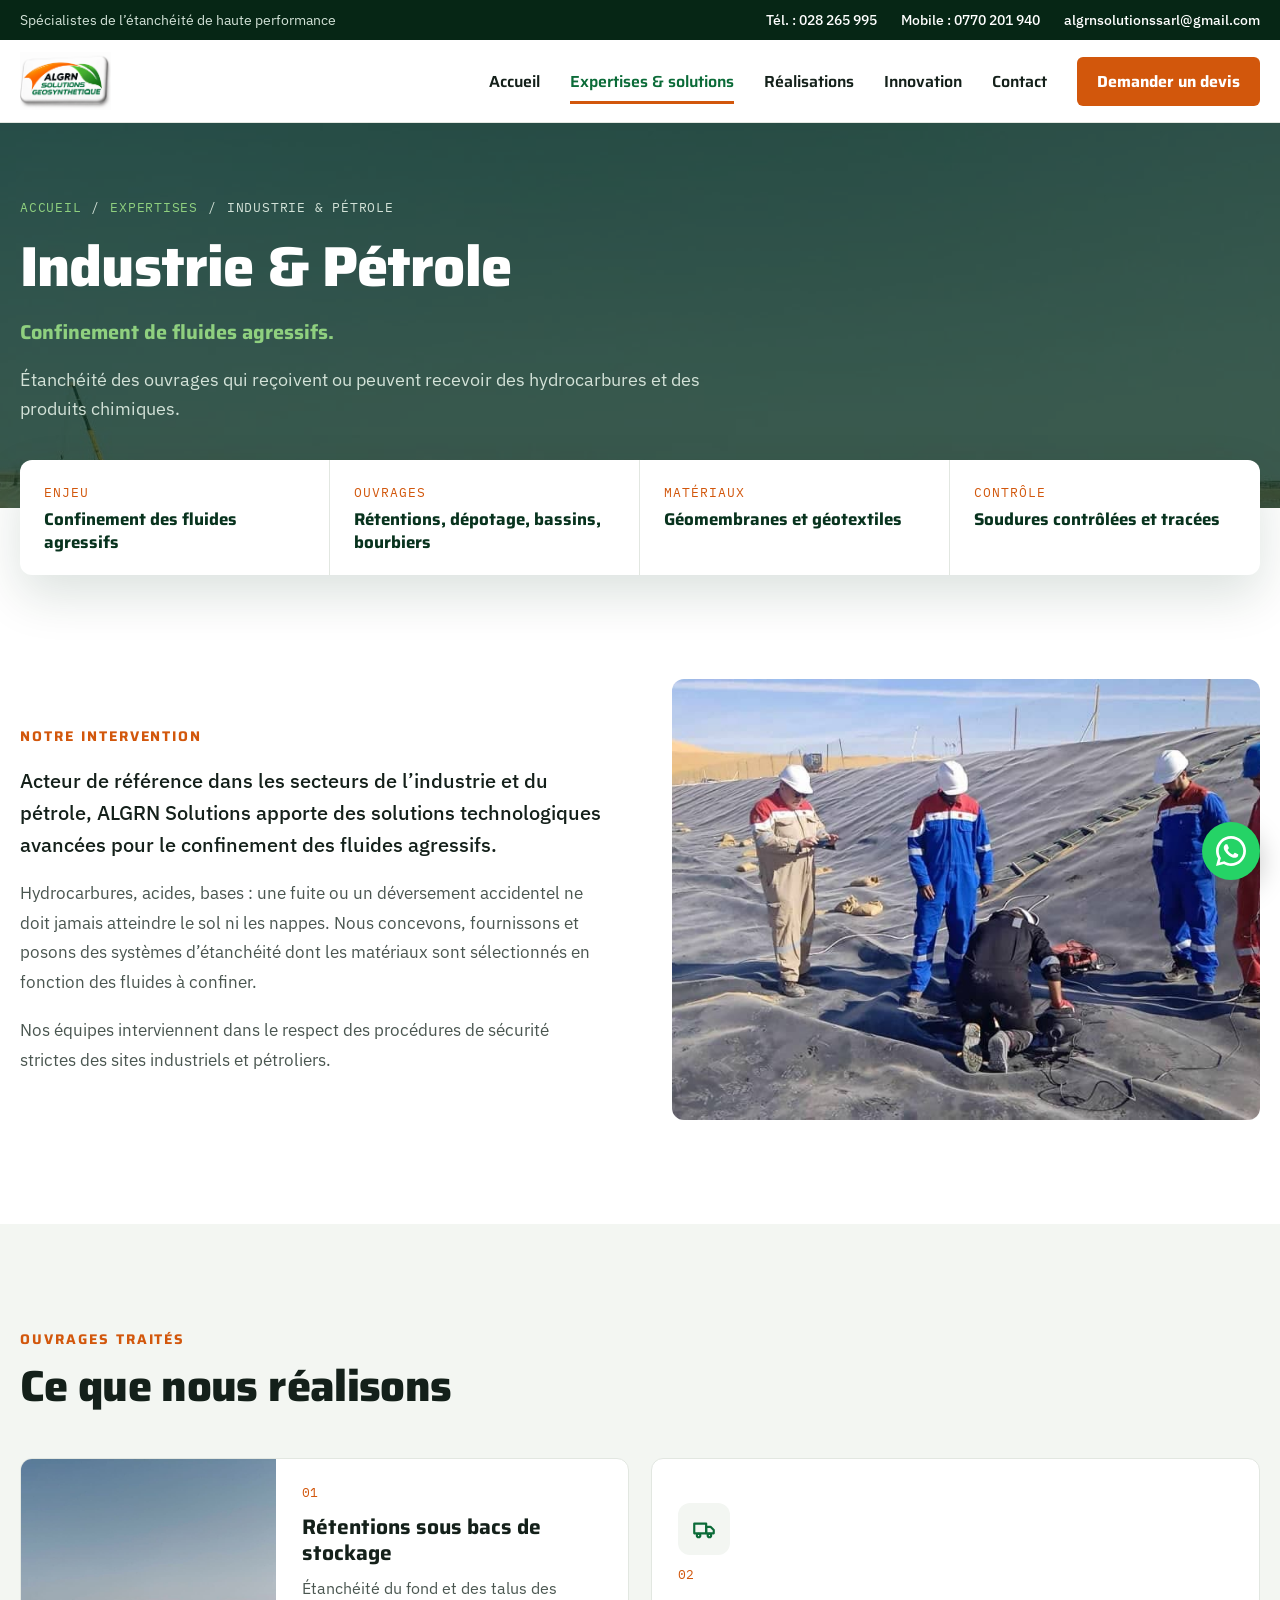
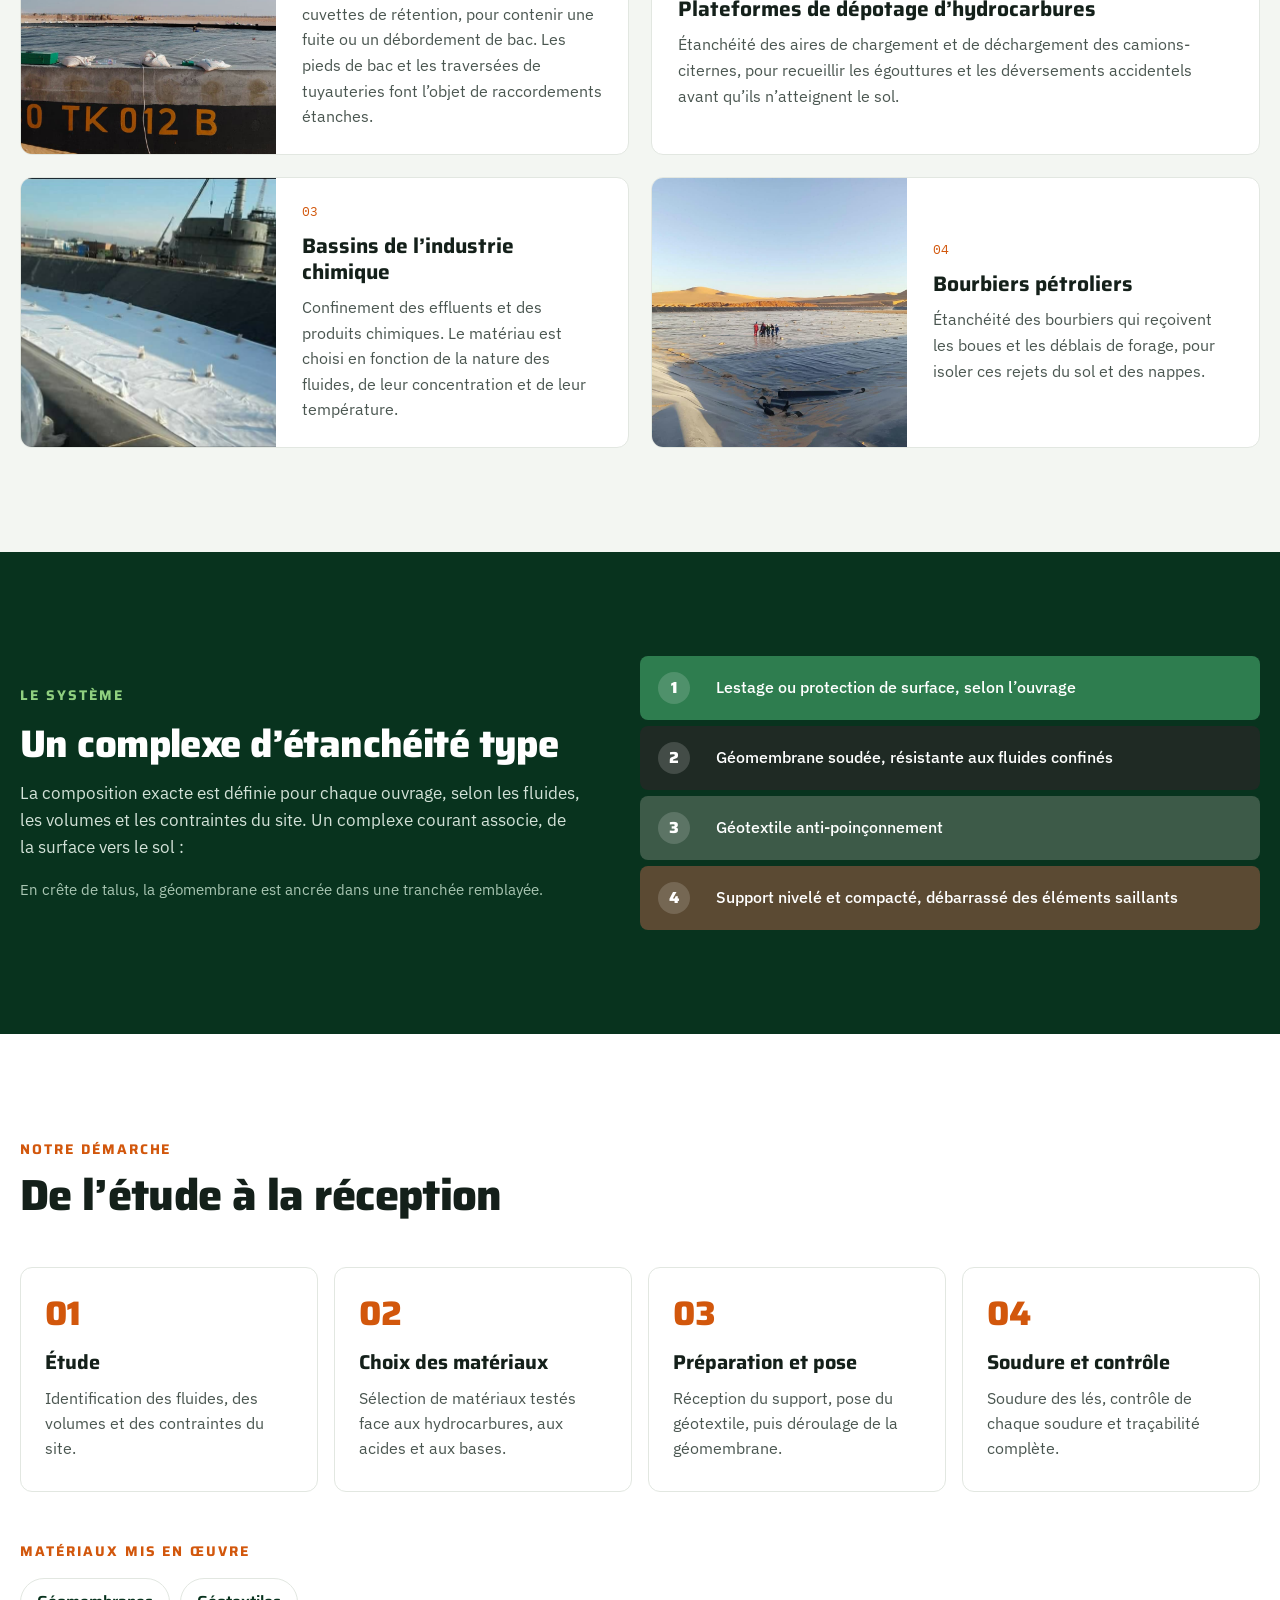
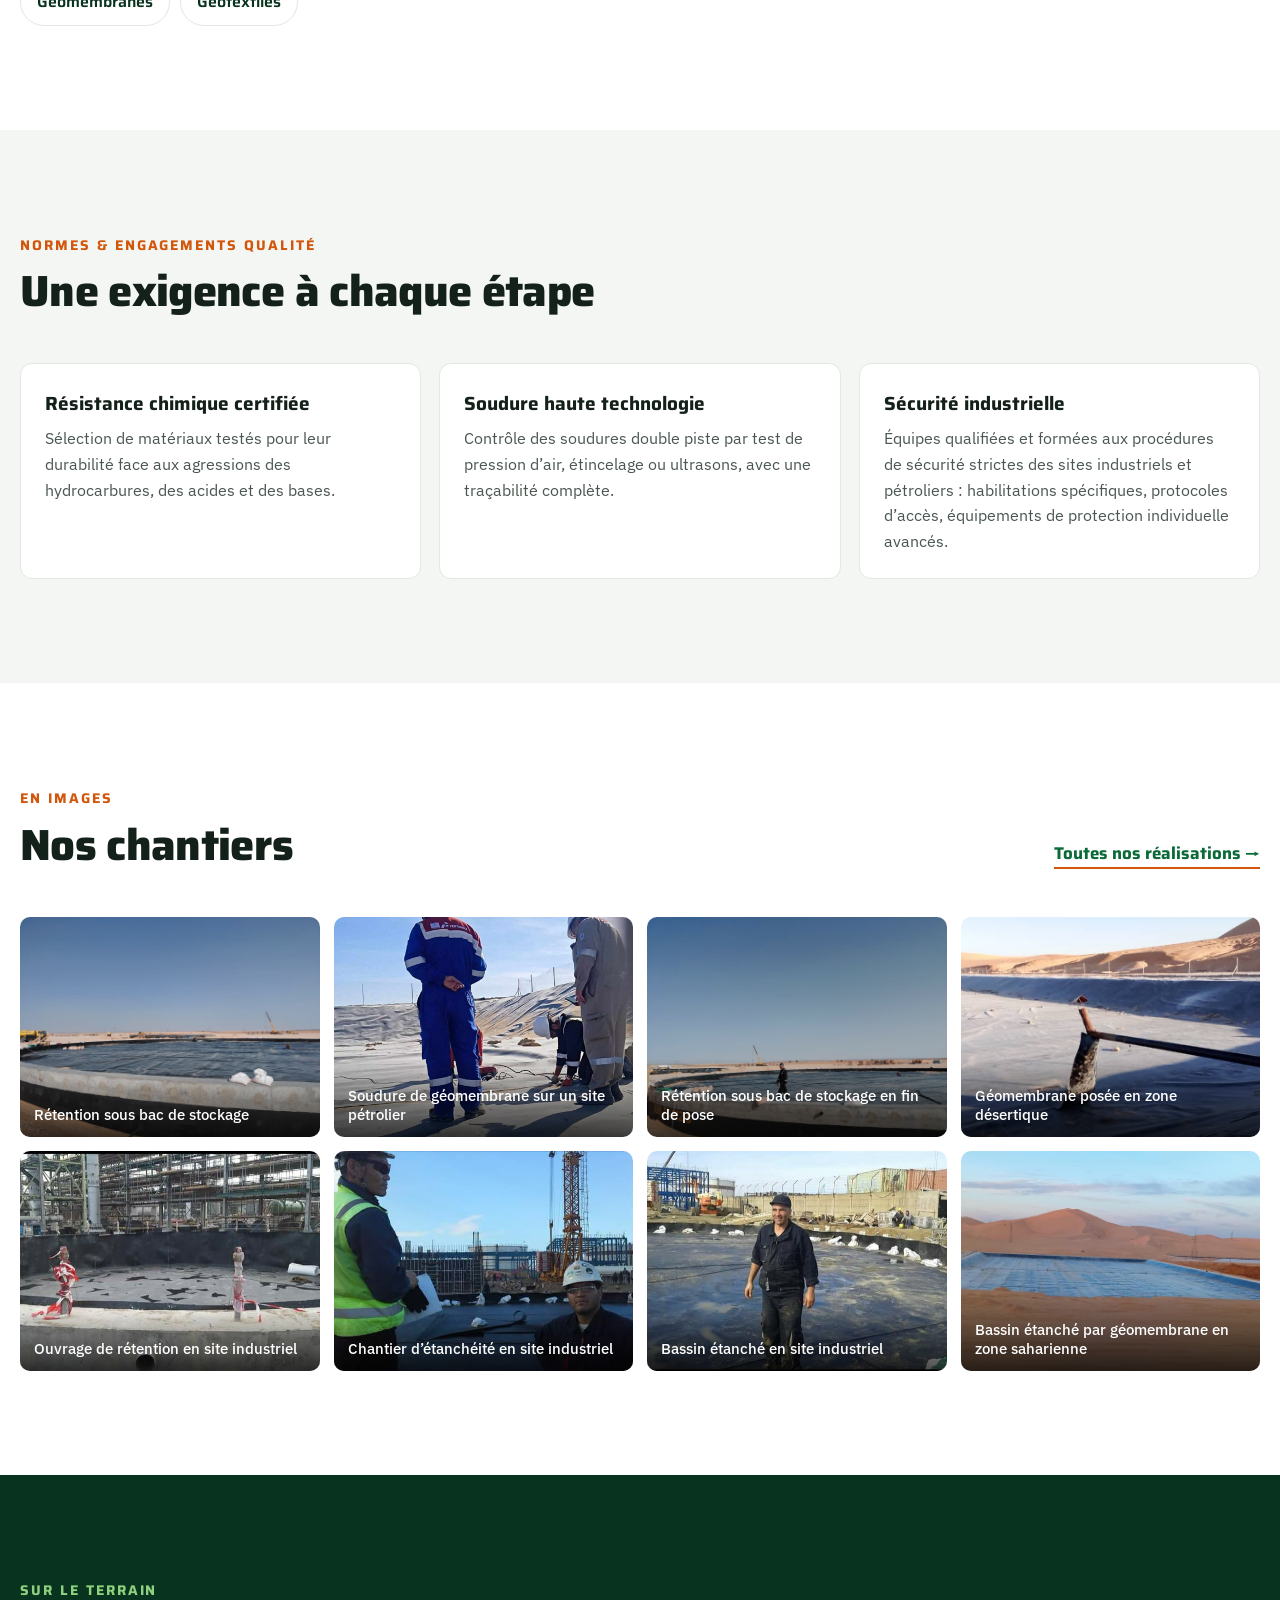
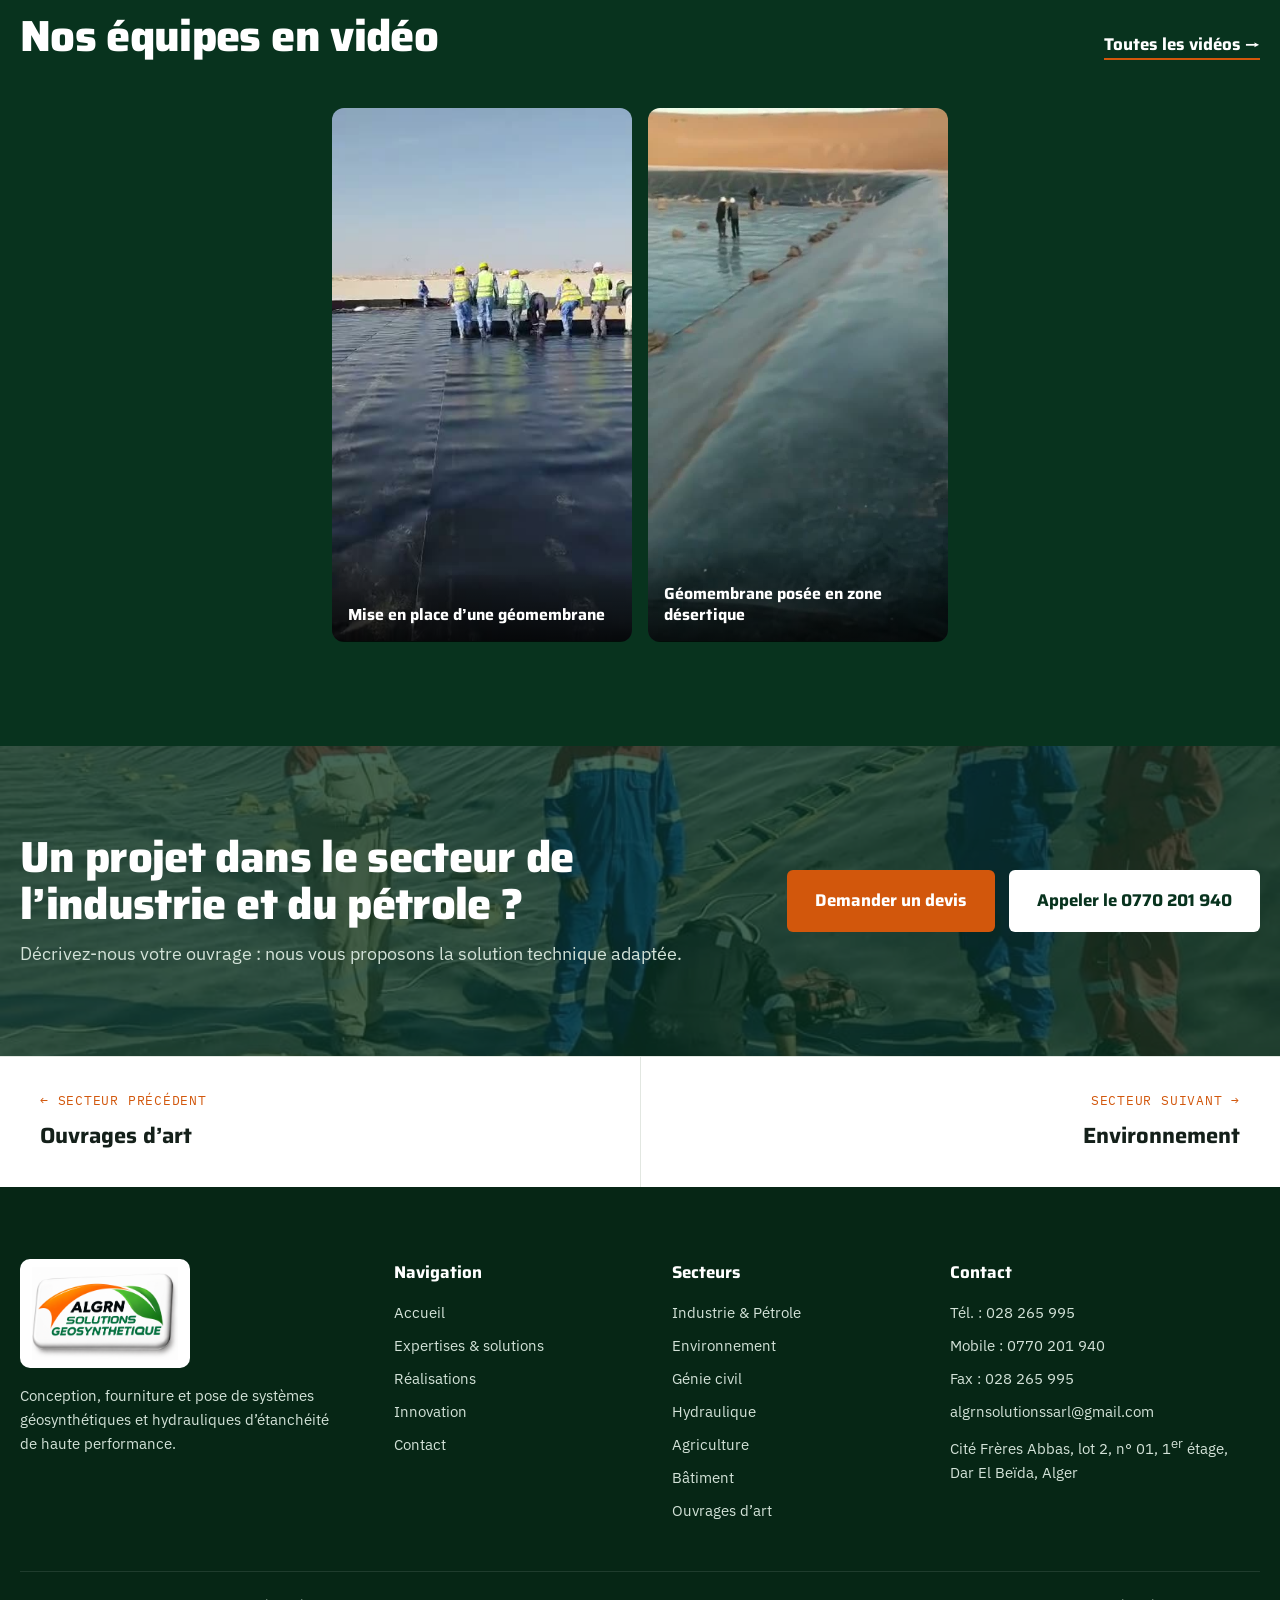
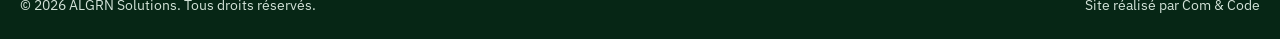
<file: industrie-petrole.html>
<!DOCTYPE html>
<html lang="fr">
<head>
  <meta charset="utf-8">
  <meta name="viewport" content="width=device-width, initial-scale=1">
  <title>Industrie & Pétrole – ALGRN Solutions</title>
  <meta name="description" content="Étanchéité pour l’industrie et le pétrole : rétentions sous bacs de stockage, plateformes de dépotage d’hydrocarbures, bassins de l’industrie chimique et bourbiers pétroliers.">
  <link rel="icon" href="images/logo.png">
  <link rel="preconnect" href="https://fonts.googleapis.com">
  <link rel="preconnect" href="https://fonts.gstatic.com" crossorigin>
  <link href="https://fonts.googleapis.com/css2?family=IBM+Plex+Mono:wght@400;500&family=IBM+Plex+Sans:wght@400;500;600&family=Saira:wght@600;700;800&display=swap" rel="stylesheet">
  <link rel="stylesheet" href="css/style.css">
</head>
<body>
  <div class="topbar">
    <div class="wrap">
      <span class="tagline">Spécialistes de l’étanchéité de haute performance</span>
      <div class="links">
        <a href="tel:+21328265995">Tél.&nbsp;: 028 265 995</a>
        <a href="tel:+213770201940">Mobile&nbsp;: 0770 201 940</a>
        <a href="mailto:algrnsolutionssarl@gmail.com">algrnsolutionssarl@gmail.com</a>
      </div>
    </div>
  </div>

  <header class="site-header">
    <div class="wrap">
      <a class="logo" href="index.html"><img src="images/logo.png" alt="ALGRN Solutions Géosynthétique" width="1574" height="1000"></a>
      <button class="nav-toggle" type="button" aria-expanded="false" aria-label="Ouvrir le menu"><span></span><span></span><span></span></button>
      <nav class="nav" aria-label="Navigation principale">
        <a href="index.html">Accueil</a>
        <a href="solutions.html" class="is-active">Expertises &amp; solutions</a>
        <a href="realisations.html">Réalisations</a>
        <a href="innovation.html">Innovation</a>
        <a href="contact.html">Contact</a>
        <a class="btn btn-accent" href="contact.html#devis">Demander un devis</a>
      </nav>
    </div>
  </header>

  <main>
    <section class="page-hero">
      <img class="bg" src="images/photos/retention-bac-stockage-3.jpg" alt="">
      <div class="wrap">
        <nav class="crumbs" aria-label="Fil d’Ariane"><a href="index.html">Accueil</a><span aria-hidden="true">/</span><a href="solutions.html">Expertises</a><span aria-hidden="true">/</span><span>Industrie &amp; Pétrole</span></nav>
        <h1 class="display">Industrie &amp; Pétrole</h1>
        <p class="tagline-lg">Confinement de fluides agressifs.</p>
        <p>Étanchéité des ouvrages qui reçoivent ou peuvent recevoir des hydrocarbures et des produits chimiques.</p>
      </div>
    </section>

    <div class="wrap">
      <dl class="facts">
        <div><dt>Enjeu</dt><dd>Confinement des fluides agressifs</dd></div>
        <div><dt>Ouvrages</dt><dd>Rétentions, dépotage, bassins, bourbiers</dd></div>
        <div><dt>Matériaux</dt><dd>Géomembranes et géotextiles</dd></div>
        <div><dt>Contrôle</dt><dd>Soudures contrôlées et tracées</dd></div>
      </dl>
    </div>

    <section class="section">
      <div class="wrap svc-intro">
        <div class="copy reveal">
          <span class="eyebrow">Notre intervention</span>
          <p class="lead">Acteur de référence dans les secteurs de l’industrie et du pétrole, ALGRN Solutions apporte des solutions technologiques avancées pour le confinement des fluides agressifs.</p>
          <p>Hydrocarbures, acides, bases&nbsp;: une fuite ou un déversement accidentel ne doit jamais atteindre le sol ni les nappes. Nous concevons, fournissons et posons des systèmes d’étanchéité dont les matériaux sont sélectionnés en fonction des fluides à confiner.</p>
          <p>Nos équipes interviennent dans le respect des procédures de sécurité strictes des sites industriels et pétroliers.</p>
        </div>
        <img class="reveal" src="images/photos/site-petrolier-controle.jpg" alt="Contrôle d’une soudure de géomembrane sur un site pétrolier saharien" loading="lazy">
      </div>
    </section>

    <section class="section bg-cream">
      <div class="wrap">
        <div class="section-head">
          <div>
            <span class="eyebrow">Ouvrages traités</span>
            <h2 class="display">Ce que nous réalisons</h2>
          </div>
        </div>
        <div class="works">
          <article class="work reveal">
            <img src="images/photos/retention-bac-stockage.jpg" alt="Géomembrane posée dans une rétention sous bac de stockage" loading="lazy">
            <div class="body"><span class="num">01</span><h3>Rétentions sous bacs de stockage</h3><p>Étanchéité du fond et des talus des cuvettes de rétention, pour contenir une fuite ou un débordement de bac. Les pieds de bac et les traversées de tuyauteries font l’objet de raccordements étanches.</p></div>
          </article>
          <article class="work no-img reveal">
            <div class="body"><span class="ico"><svg width="26" height="26" viewBox="0 0 24 24" fill="none" stroke="#0B6B38" stroke-width="2" stroke-linecap="round" stroke-linejoin="round" aria-hidden="true"><path d="M3 7h11v9H3z"/><path d="M14 10h4l3 3v3h-7z"/><circle cx="7" cy="18" r="1.6"/><circle cx="17" cy="18" r="1.6"/></svg></span><span class="num">02</span><h3>Plateformes de dépotage d’hydrocarbures</h3><p>Étanchéité des aires de chargement et de déchargement des camions-citernes, pour recueillir les égouttures et les déversements accidentels avant qu’ils n’atteignent le sol.</p></div>
          </article>
          <article class="work reveal">
            <img src="images/photos/bassin-industriel-geotextile.jpg" alt="Bassin en site industriel revêtu de géomembrane et de géotextile" loading="lazy">
            <div class="body"><span class="num">03</span><h3>Bassins de l’industrie chimique</h3><p>Confinement des effluents et des produits chimiques. Le matériau est choisi en fonction de la nature des fluides, de leur concentration et de leur température.</p></div>
          </article>
          <article class="work reveal">
            <img src="images/photos/bourbier-petrolier-desert.jpg" alt="Équipe sur une géomembrane posée sur un site pétrolier en zone désertique" loading="lazy">
            <div class="body"><span class="num">04</span><h3>Bourbiers pétroliers</h3><p>Étanchéité des bourbiers qui reçoivent les boues et les déblais de forage, pour isoler ces rejets du sol et des nappes.</p></div>
          </article>
        </div>
      </div>
    </section>

    <section class="section on-dark">
      <div class="wrap system">
        <div class="copy reveal">
          <span class="eyebrow">Le système</span>
          <h2 class="display" style="font-size:clamp(28px,3vw,40px)">Un complexe d’étanchéité type</h2>
          <p>La composition exacte est définie pour chaque ouvrage, selon les fluides, les volumes et les contraintes du site. Un complexe courant associe, de la surface vers le sol&nbsp;:</p>
          <p class="note">En crête de talus, la géomembrane est ancrée dans une tranchée remblayée.</p>
        </div>
        <ol class="layers-list reveal">
          <li>Lestage ou protection de surface, selon l’ouvrage</li>
          <li>Géomembrane soudée, résistante aux fluides confinés</li>
          <li>Géotextile anti-poinçonnement</li>
          <li>Support nivelé et compacté, débarrassé des éléments saillants</li>
        </ol>
      </div>
    </section>

    <section class="section">
      <div class="wrap">
        <div class="section-head">
          <div>
            <span class="eyebrow">Notre démarche</span>
            <h2 class="display">De l’étude à la réception</h2>
          </div>
        </div>
        <ol class="steps">
          <li class="reveal"><strong>Étude</strong><span>Identification des fluides, des volumes et des contraintes du site.</span></li>
          <li class="reveal"><strong>Choix des matériaux</strong><span>Sélection de matériaux testés face aux hydrocarbures, aux acides et aux bases.</span></li>
          <li class="reveal"><strong>Préparation et pose</strong><span>Réception du support, pose du géotextile, puis déroulage de la géomembrane.</span></li>
          <li class="reveal"><strong>Soudure et contrôle</strong><span>Soudure des lés, contrôle de chaque soudure et traçabilité complète.</span></li>
        </ol>
        <div style="margin-top:48px;display:flex;flex-direction:column;gap:16px">
          <span class="eyebrow">Matériaux mis en œuvre</span>
          <div class="mat-links">
            <a href="solutions.html#materiaux">Géomembranes</a>
            <a href="solutions.html#materiaux">Géotextiles</a>
          </div>
        </div>
      </div>
    </section>

    <section class="section bg-cream">
      <div class="wrap">
        <div class="section-head">
          <div>
            <span class="eyebrow">Normes &amp; engagements qualité</span>
            <h2 class="display">Une exigence à chaque étape</h2>
          </div>
        </div>
        <ul class="checklist">
          <li class="reveal"><strong>Résistance chimique certifiée</strong><span>Sélection de matériaux testés pour leur durabilité face aux agressions des hydrocarbures, des acides et des bases.</span></li>
          <li class="reveal"><strong>Soudure haute technologie</strong><span>Contrôle des soudures double piste par test de pression d’air, étincelage ou ultrasons, avec une traçabilité complète.</span></li>
          <li class="reveal"><strong>Sécurité industrielle</strong><span>Équipes qualifiées et formées aux procédures de sécurité strictes des sites industriels et pétroliers&nbsp;: habilitations spécifiques, protocoles d’accès, équipements de protection individuelle avancés.</span></li>
        </ul>
      </div>
    </section>

    <section class="section">
      <div class="wrap">
        <div class="section-head">
          <div>
            <span class="eyebrow">En images</span>
            <h2 class="display">Nos chantiers</h2>
          </div>
          <a class="link-more" href="realisations.html">Toutes nos réalisations →</a>
        </div>
        <div class="gallery">
          <figure class="reveal"><a href="realisations.html"><img src="images/photos/retention-bac-stockage-2.jpg" alt="Rétention sous bac de stockage" loading="lazy"></a><figcaption>Rétention sous bac de stockage</figcaption></figure>
          <figure class="reveal"><a href="realisations.html"><img src="images/photos/site-petrolier-soudure.jpg" alt="Soudure de géomembrane sur un site pétrolier" loading="lazy"></a><figcaption>Soudure de géomembrane sur un site pétrolier</figcaption></figure>
          <figure class="reveal"><a href="realisations.html"><img src="images/photos/retention-bac-stockage-4.jpg" alt="Rétention sous bac de stockage en fin de pose" loading="lazy"></a><figcaption>Rétention sous bac de stockage en fin de pose</figcaption></figure>
          <figure class="reveal"><a href="realisations.html"><img src="images/photos/bourbier-ancrage.jpg" alt="Géomembrane posée en zone désertique" loading="lazy"></a><figcaption>Géomembrane posée en zone désertique</figcaption></figure>
          <figure class="reveal"><a href="realisations.html"><img src="images/photos/retention-site-industriel.jpg" alt="Ouvrage de rétention en site industriel" loading="lazy"></a><figcaption>Ouvrage de rétention en site industriel</figcaption></figure>
          <figure class="reveal"><a href="realisations.html"><img src="images/photos/chantier-industriel.jpg" alt="Chantier d’étanchéité en site industriel" loading="lazy"></a><figcaption>Chantier d’étanchéité en site industriel</figcaption></figure>
          <figure class="reveal"><a href="realisations.html"><img src="images/photos/bassin-site-industriel.jpg" alt="Bassin étanché en site industriel" loading="lazy"></a><figcaption>Bassin étanché en site industriel</figcaption></figure>
          <figure class="reveal"><a href="realisations.html"><img src="images/photos/hero-bassin-desert.jpg" alt="Bassin étanché par géomembrane en zone saharienne" loading="lazy"></a><figcaption>Bassin étanché par géomembrane en zone saharienne</figcaption></figure>
        </div>
      </div>
    </section>

    <section class="section on-dark">
      <div class="wrap">
        <div class="section-head">
          <div>
            <span class="eyebrow">Sur le terrain</span>
            <h2 class="display">Nos équipes en vidéo</h2>
          </div>
          <a class="link-more" href="realisations.html#videos">Toutes les vidéos →</a>
        </div>
        <div class="reels two">
          <figure class="reel reveal">
            <video data-autoplay muted loop playsinline preload="none" poster="videos/equipe-pose-desert.jpg" aria-label="Mise en place d’une géomembrane">
              <source src="videos/equipe-pose-desert.mp4" type="video/mp4">
            </video>
            <figcaption>Mise en place d’une géomembrane</figcaption>
          </figure>
          <figure class="reel reveal">
            <video data-autoplay muted loop playsinline preload="none" poster="videos/bourbier-desert.jpg" aria-label="Géomembrane posée en zone désertique">
              <source src="videos/bourbier-desert.mp4" type="video/mp4">
            </video>
            <figcaption>Géomembrane posée en zone désertique</figcaption>
          </figure>
        </div>
      </div>
    </section>

    <section class="cta-band">
      <img class="bg" src="images/photos/site-petrolier-controle.jpg" alt="" loading="lazy">
      <div class="wrap">
        <div>
          <h2 class="display">Un projet dans le secteur de l’industrie et du pétrole&nbsp;?</h2>
          <p>Décrivez-nous votre ouvrage&nbsp;: nous vous proposons la solution technique adaptée.</p>
        </div>
        <div class="cta-actions">
          <a class="btn btn-accent btn-lg" href="contact.html?secteur=Industrie%20%26%20P%C3%A9trole#devis">Demander un devis</a>
          <a class="btn btn-white btn-lg" href="tel:+213770201940">Appeler le 0770 201 940</a>
        </div>
      </div>
    </section>

    <nav class="pager" aria-label="Autres secteurs">
      <a href="ouvrages-art.html"><span>← Secteur précédent</span><strong>Ouvrages d’art</strong></a>
      <a href="environnement.html"><span>Secteur suivant →</span><strong>Environnement</strong></a>
    </nav>
  </main>

  <footer class="site-footer">
    <div class="wrap grid">
      <div class="brand">
        <img src="images/logo.png" alt="ALGRN Solutions Géosynthétique" loading="lazy">
        <p>Conception, fourniture et pose de systèmes géosynthétiques et hydrauliques d’étanchéité de haute performance.</p>
      </div>
      <div class="col">
        <strong>Navigation</strong>
        <a href="index.html">Accueil</a>
        <a href="solutions.html">Expertises &amp; solutions</a>
        <a href="realisations.html">Réalisations</a>
        <a href="innovation.html">Innovation</a>
        <a href="contact.html">Contact</a>
      </div>
      <div class="col">
        <strong>Secteurs</strong>
        <a href="industrie-petrole.html">Industrie &amp; Pétrole</a>
        <a href="environnement.html">Environnement</a>
        <a href="genie-civil.html">Génie civil</a>
        <a href="hydraulique.html">Hydraulique</a>
        <a href="agriculture.html">Agriculture</a>
        <a href="batiment.html">Bâtiment</a>
        <a href="ouvrages-art.html">Ouvrages d’art</a>
      </div>
      <div class="col">
        <strong>Contact</strong>
        <a href="tel:+21328265995">Tél.&nbsp;: 028 265 995</a>
        <a href="tel:+213770201940">Mobile&nbsp;: 0770 201 940</a>
        <span>Fax&nbsp;: 028 265 995</span>
        <a href="mailto:algrnsolutionssarl@gmail.com">algrnsolutionssarl@gmail.com</a>
        <span>Cité Frères Abbas, lot 2, n°&nbsp;01, 1<sup>er</sup>&nbsp;étage, <span class="nowrap">Dar El Beïda</span>, Alger</span>
      </div>
    </div>
    <div class="wrap legal">
      <span>© 2026 ALGRN Solutions. Tous droits réservés.</span>
      <span>Site réalisé par Com &amp; Code</span>
    </div>
  </footer>

  <a class="wa-float" href="https://wa.me/213770201940" aria-label="Nous écrire sur WhatsApp"><svg width="30" height="30" viewBox="0 0 24 24" fill="#fff" aria-hidden="true"><path d="M17.5 14.4c-.3-.1-1.7-.8-2-.9-.3-.1-.5-.1-.7.1-.2.3-.8.9-.9 1.1-.2.2-.3.2-.6.1-.3-.1-1.2-.5-2.3-1.4-.9-.8-1.4-1.7-1.6-2-.2-.3 0-.5.1-.6l.4-.5c.1-.2.2-.3.3-.5.1-.2 0-.4 0-.5l-.9-2.2c-.2-.6-.5-.5-.7-.5h-.6c-.2 0-.5.1-.8.4-.3.3-1 1-1 2.4s1 2.8 1.2 3c.1.2 2 3.1 4.9 4.3.7.3 1.2.5 1.6.6.7.2 1.3.2 1.8.1.6-.1 1.7-.7 1.9-1.4.2-.7.2-1.3.2-1.4-.1-.1-.3-.2-.6-.3zM12 21.8c-1.8 0-3.5-.5-5-1.4l-.4-.2-3.7 1 1-3.6-.2-.4C2.7 15.6 2.2 13.8 2.2 12 2.2 6.6 6.6 2.2 12 2.2S21.8 6.6 21.8 12 17.4 21.8 12 21.8zM12 0C5.4 0 0 5.4 0 12c0 2.1.6 4.2 1.6 6L0 24l6.2-1.6c1.8 1 3.8 1.5 5.8 1.5 6.6 0 12-5.4 12-12S18.6 0 12 0z"/></svg></a>

  <script src="js/main.js"></script>
</body>
</html>
</file>
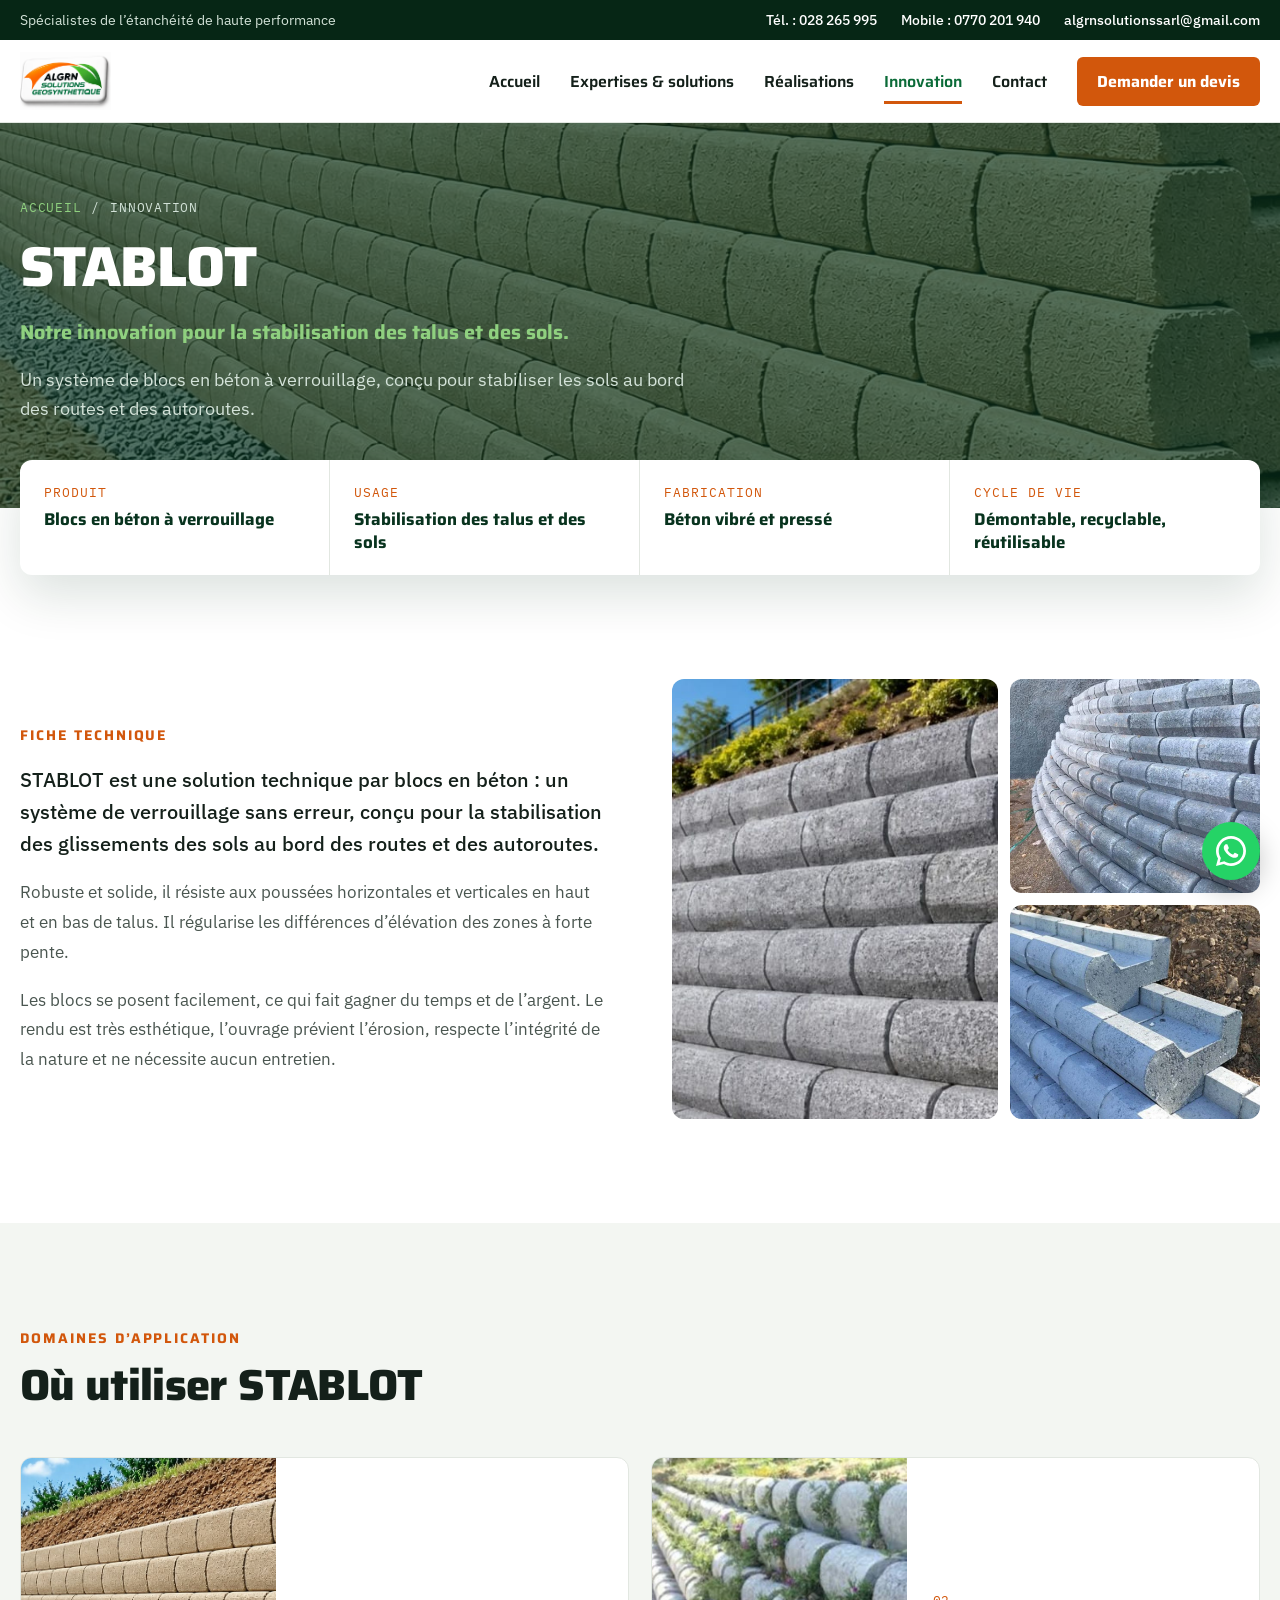
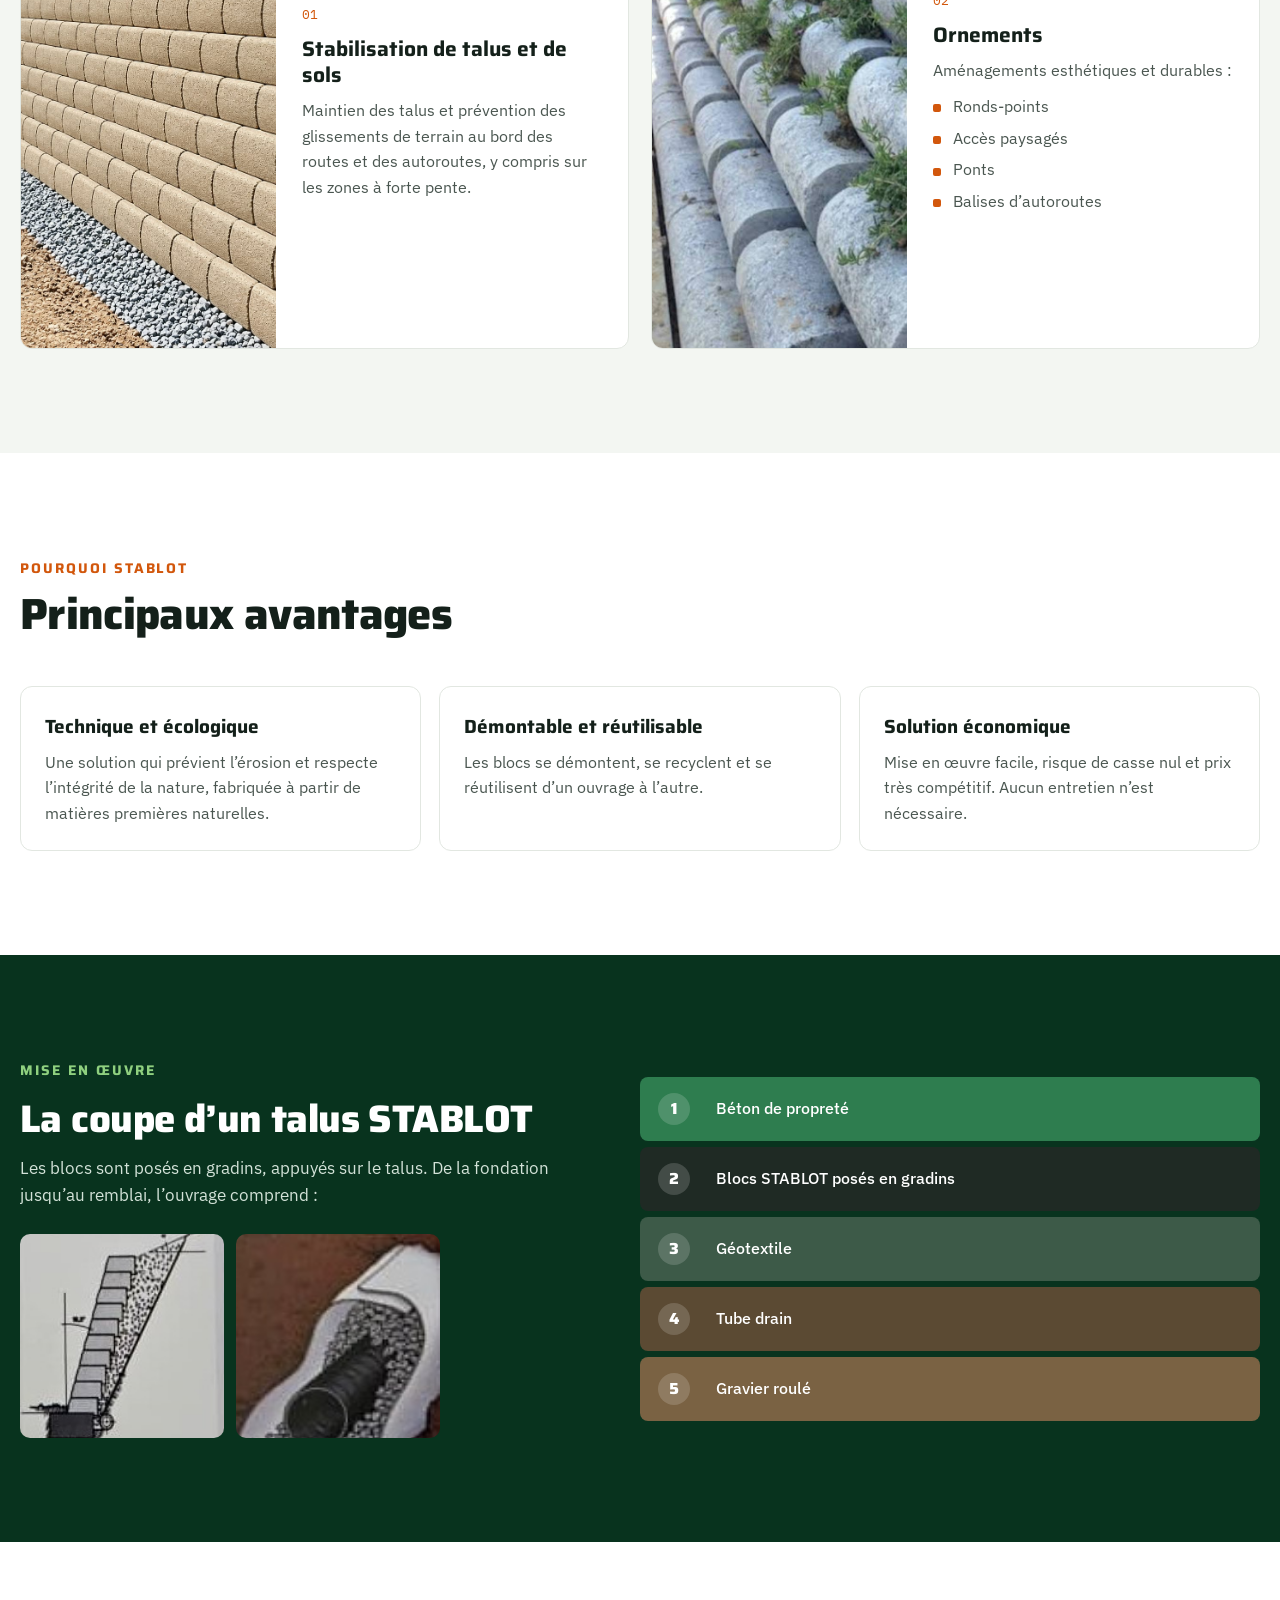
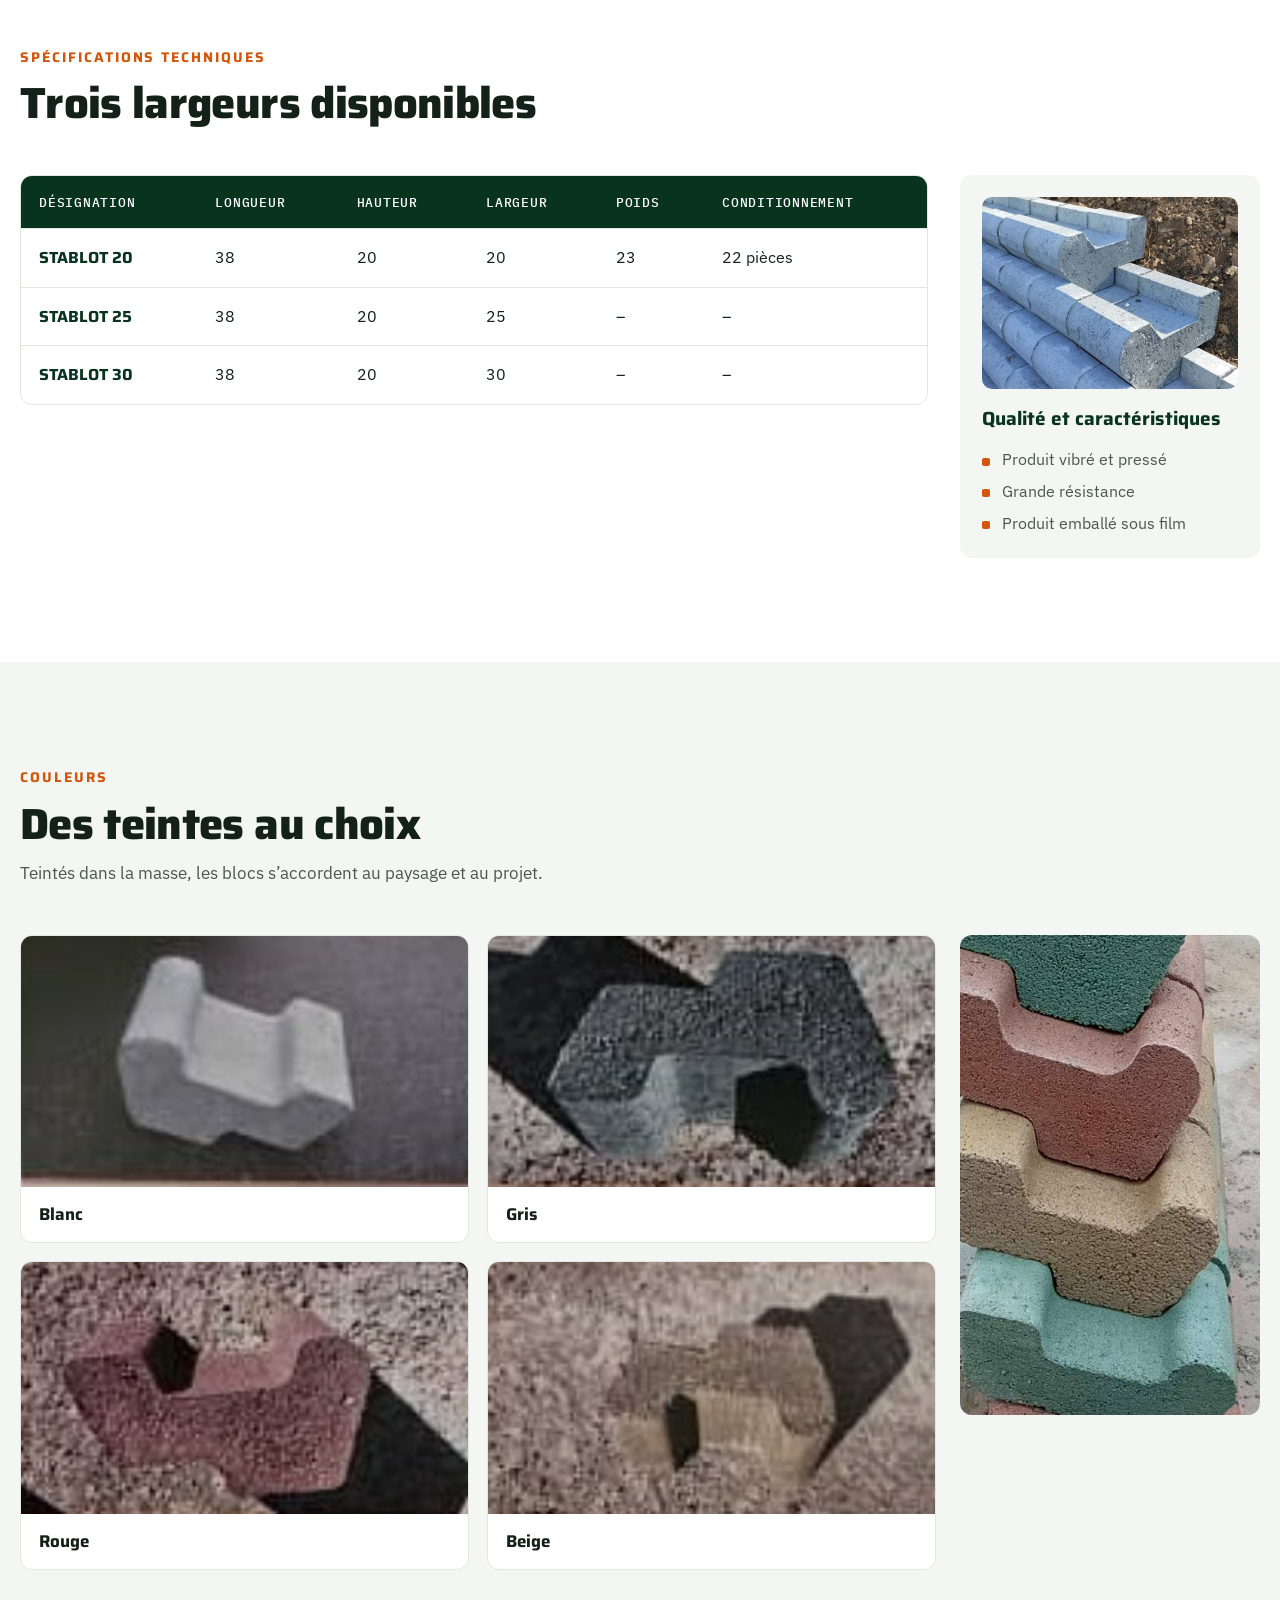
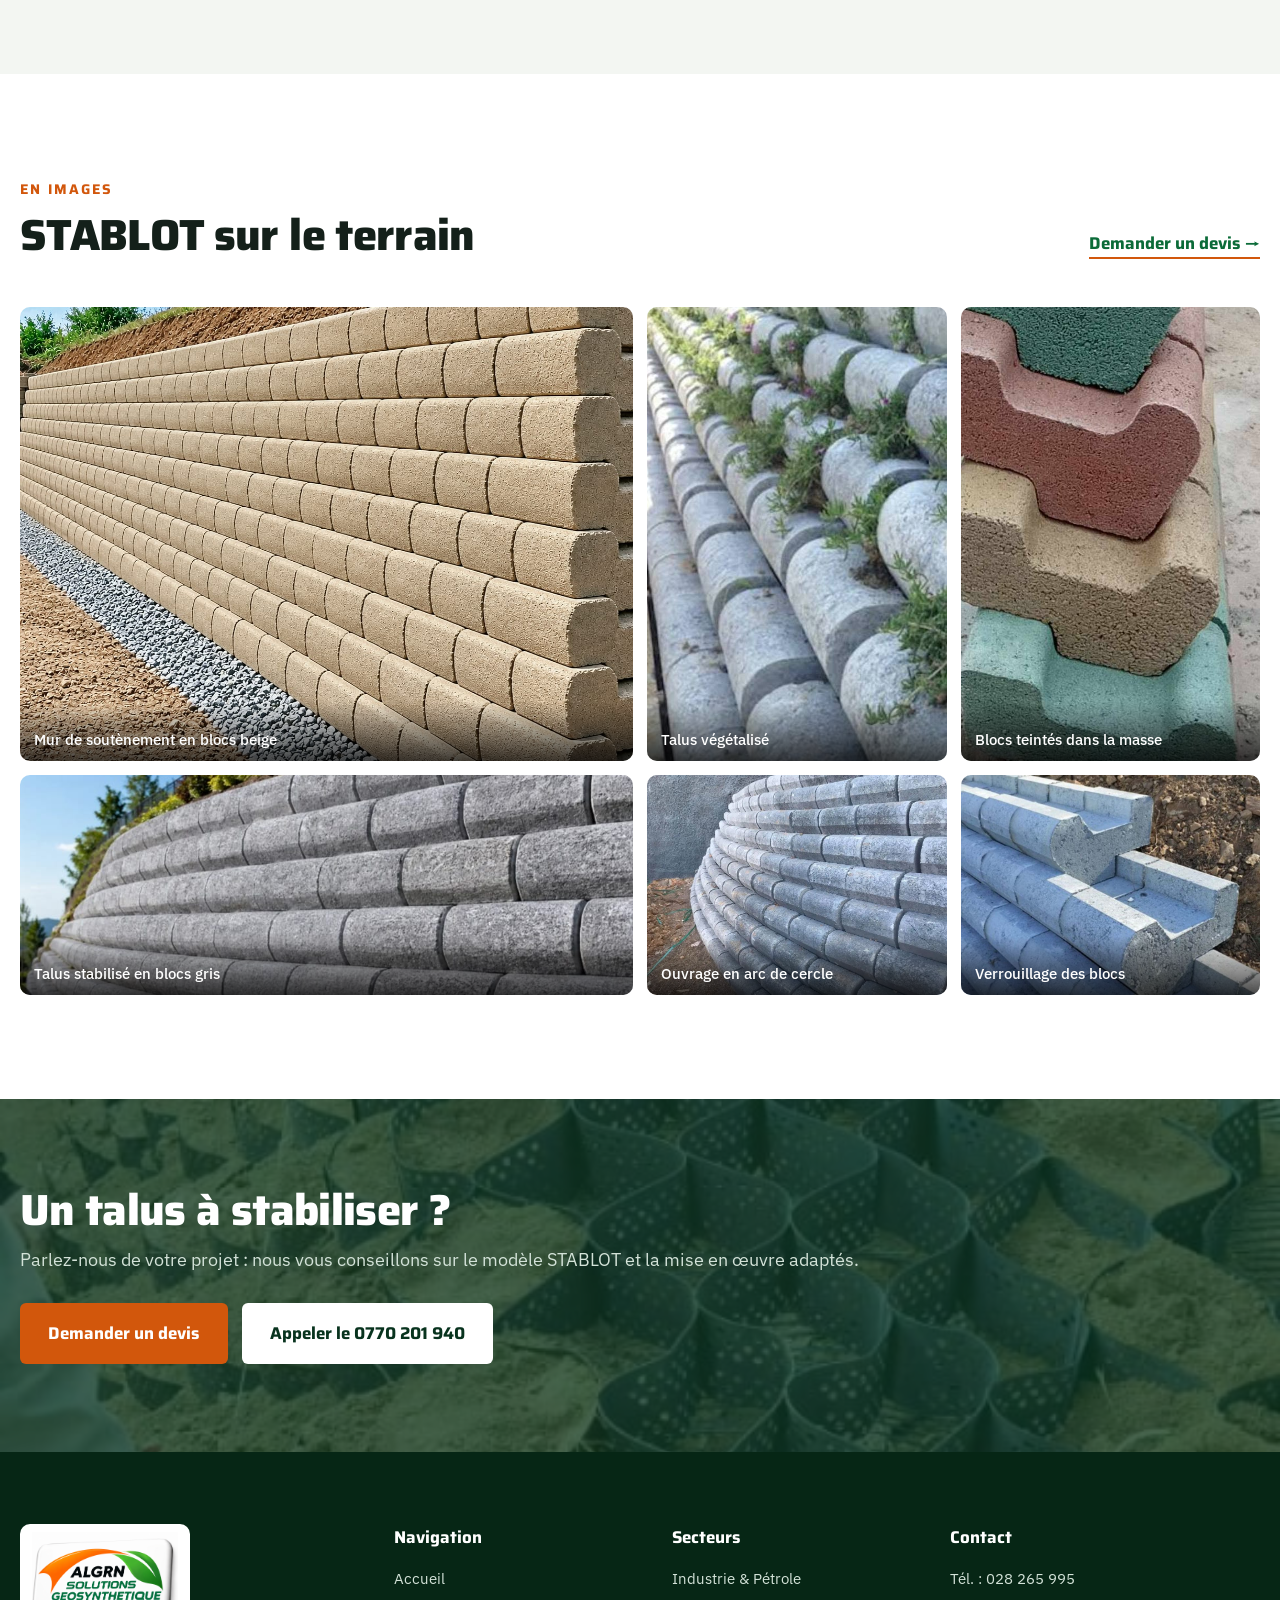
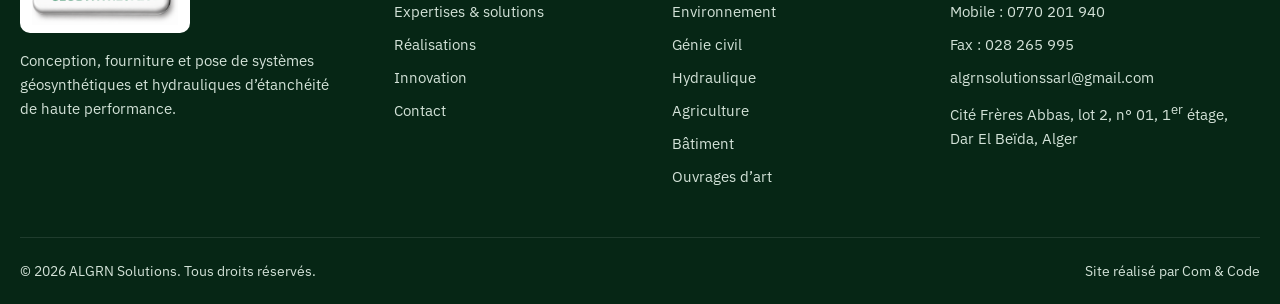
<file: innovation.html>
<!DOCTYPE html>
<html lang="fr">
<head>
  <meta charset="utf-8">
  <meta name="viewport" content="width=device-width, initial-scale=1">
  <title>Innovation : STABLOT – ALGRN Solutions</title>
  <meta name="description" content="STABLOT, notre innovation : des blocs en béton à verrouillage pour la stabilisation des talus et des sols, démontables, recyclables et réutilisables.">
  <link rel="icon" href="images/logo.png">
  <link rel="preconnect" href="https://fonts.googleapis.com">
  <link rel="preconnect" href="https://fonts.gstatic.com" crossorigin>
  <link href="https://fonts.googleapis.com/css2?family=IBM+Plex+Mono:wght@400;500&family=IBM+Plex+Sans:wght@400;500;600&family=Saira:wght@600;700;800&display=swap" rel="stylesheet">
  <link rel="stylesheet" href="css/style.css">
</head>
<body>
  <div class="topbar">
    <div class="wrap">
      <span class="tagline">Spécialistes de l’étanchéité de haute performance</span>
      <div class="links">
        <a href="tel:+21328265995">Tél.&nbsp;: 028 265 995</a>
        <a href="tel:+213770201940">Mobile&nbsp;: 0770 201 940</a>
        <a href="mailto:algrnsolutionssarl@gmail.com">algrnsolutionssarl@gmail.com</a>
      </div>
    </div>
  </div>

  <header class="site-header">
    <div class="wrap">
      <a class="logo" href="index.html"><img src="images/logo.png" alt="ALGRN Solutions Géosynthétique" width="1574" height="1000"></a>
      <button class="nav-toggle" type="button" aria-expanded="false" aria-label="Ouvrir le menu"><span></span><span></span><span></span></button>
      <nav class="nav" aria-label="Navigation principale">
        <a href="index.html">Accueil</a>
        <a href="solutions.html">Expertises &amp; solutions</a>
        <a href="realisations.html">Réalisations</a>
        <a href="innovation.html" class="is-active">Innovation</a>
        <a href="contact.html">Contact</a>
        <a class="btn btn-accent" href="contact.html#devis">Demander un devis</a>
      </nav>
    </div>
  </header>

  <main>
    <section class="page-hero">
      <img class="bg" src="images/stablot/mur-beige.jpg" alt="">
      <div class="wrap">
        <nav class="crumbs" aria-label="Fil d’Ariane"><a href="index.html">Accueil</a><span aria-hidden="true">/</span><span>Innovation</span></nav>
        <h1 class="display">STABLOT</h1>
        <p class="tagline-lg">Notre innovation pour la stabilisation des talus et des sols.</p>
        <p>Un système de blocs en béton à verrouillage, conçu pour stabiliser les sols au bord des routes et des autoroutes.</p>
      </div>
    </section>

    <div class="wrap">
      <dl class="facts">
        <div><dt>Produit</dt><dd>Blocs en béton à verrouillage</dd></div>
        <div><dt>Usage</dt><dd>Stabilisation des talus et des sols</dd></div>
        <div><dt>Fabrication</dt><dd>Béton vibré et pressé</dd></div>
        <div><dt>Cycle de vie</dt><dd>Démontable, recyclable, réutilisable</dd></div>
      </dl>
    </div>

    <section class="section">
      <div class="wrap svc-intro">
        <div class="copy reveal">
          <span class="eyebrow">Fiche technique</span>
          <p class="lead">STABLOT est une solution technique par blocs en béton&nbsp;: un système de verrouillage sans erreur, conçu pour la stabilisation des glissements des sols au bord des routes et des autoroutes.</p>
          <p>Robuste et solide, il résiste aux poussées horizontales et verticales en haut et en bas de talus. Il régularise les différences d’élévation des zones à forte pente.</p>
          <p>Les blocs se posent facilement, ce qui fait gagner du temps et de l’argent. Le rendu est très esthétique, l’ouvrage prévient l’érosion, respecte l’intégrité de la nature et ne nécessite aucun entretien.</p>
        </div>
        <div class="stablot-photos reveal">
          <img class="main" src="images/stablot/mur-gris.jpg" alt="Talus stabilisé par des rangées de blocs STABLOT gris" loading="lazy">
          <img src="images/stablot/talus-courbe.jpg" alt="Talus en courbe stabilisé par des blocs STABLOT" loading="lazy">
          <img src="images/stablot/blocs-pose.jpg" alt="Blocs STABLOT en cours de pose, emboîtés les uns dans les autres" loading="lazy">
        </div>
      </div>
    </section>

    <section class="section bg-cream">
      <div class="wrap">
        <div class="section-head">
          <div>
            <span class="eyebrow">Domaines d’application</span>
            <h2 class="display">Où utiliser STABLOT</h2>
          </div>
        </div>
        <div class="works">
          <article class="work reveal">
            <img src="images/stablot/mur-beige.jpg" alt="Mur de soutènement en blocs STABLOT beige au pied d’un talus" loading="lazy">
            <div class="body"><span class="num">01</span><h3>Stabilisation de talus et de sols</h3><p>Maintien des talus et prévention des glissements de terrain au bord des routes et des autoroutes, y compris sur les zones à forte pente.</p></div>
          </article>
          <article class="work reveal">
            <img src="images/stablot/talus-vegetalise.jpg" alt="Talus en blocs STABLOT végétalisé" loading="lazy">
            <div class="body"><span class="num">02</span><h3>Ornements</h3><p>Aménagements esthétiques et durables&nbsp;:</p>
              <ul class="stablot-list"><li>Ronds-points</li><li>Accès paysagés</li><li>Ponts</li><li>Balises d’autoroutes</li></ul>
            </div>
          </article>
        </div>
      </div>
    </section>

    <section class="section">
      <div class="wrap">
        <div class="section-head">
          <div>
            <span class="eyebrow">Pourquoi STABLOT</span>
            <h2 class="display">Principaux avantages</h2>
          </div>
        </div>
        <ul class="checklist">
          <li class="reveal"><strong>Technique et écologique</strong><span>Une solution qui prévient l’érosion et respecte l’intégrité de la nature, fabriquée à partir de matières premières naturelles.</span></li>
          <li class="reveal"><strong>Démontable et réutilisable</strong><span>Les blocs se démontent, se recyclent et se réutilisent d’un ouvrage à l’autre.</span></li>
          <li class="reveal"><strong>Solution économique</strong><span>Mise en œuvre facile, risque de casse nul et prix très compétitif. Aucun entretien n’est nécessaire.</span></li>
        </ul>
      </div>
    </section>

    <section class="section on-dark">
      <div class="wrap system">
        <div class="copy reveal">
          <span class="eyebrow">Mise en œuvre</span>
          <h2 class="display" style="font-size:clamp(28px,3vw,40px)">La coupe d’un talus STABLOT</h2>
          <p>Les blocs sont posés en gradins, appuyés sur le talus. De la fondation jusqu’au remblai, l’ouvrage comprend&nbsp;:</p>
          <div class="stablot-schema">
            <img src="images/stablot/schema-talus.jpg" alt="Schéma en coupe d’un talus stabilisé par des blocs STABLOT" loading="lazy">
            <img src="images/stablot/drain.jpg" alt="Tube drain enveloppé de géotextile et de gravier" loading="lazy">
          </div>
        </div>
        <ol class="layers-list reveal">
          <li>Béton de propreté</li>
          <li>Blocs STABLOT posés en gradins</li>
          <li>Géotextile</li>
          <li>Tube drain</li>
          <li>Gravier roulé</li>
        </ol>
      </div>
    </section>

    <section class="section">
      <div class="wrap">
        <div class="section-head">
          <div>
            <span class="eyebrow">Spécifications techniques</span>
            <h2 class="display">Trois largeurs disponibles</h2>
          </div>
        </div>
        <div class="spec-layout">
          <div class="spec-table reveal">
            <table>
              <thead>
                <tr><th>Désignation</th><th>Longueur</th><th>Hauteur</th><th>Largeur</th><th>Poids</th><th>Conditionnement</th></tr>
              </thead>
              <tbody>
                <tr><td>STABLOT 20</td><td>38</td><td>20</td><td>20</td><td>23</td><td>22 pièces</td></tr>
                <tr><td>STABLOT 25</td><td>38</td><td>20</td><td>25</td><td>–</td><td>–</td></tr>
                <tr><td>STABLOT 30</td><td>38</td><td>20</td><td>30</td><td>–</td><td>–</td></tr>
              </tbody>
            </table>
          </div>
          <div class="spec-quality reveal">
            <img src="images/stablot/blocs-pose.jpg" alt="Blocs STABLOT vibrés et pressés" loading="lazy">
            <strong>Qualité et caractéristiques</strong>
            <ul class="stablot-list">
              <li>Produit vibré et pressé</li>
              <li>Grande résistance</li>
              <li>Produit emballé sous film</li>
            </ul>
          </div>
        </div>
      </div>
    </section>

    <section class="section bg-cream">
      <div class="wrap">
        <div class="section-head">
          <div>
            <span class="eyebrow">Couleurs</span>
            <h2 class="display">Des teintes au choix</h2>
            <p>Teintés dans la masse, les blocs s’accordent au paysage et au projet.</p>
          </div>
        </div>
        <div class="colors-layout">
          <ul class="swatches">
            <li class="reveal"><img src="images/stablot/couleur-blanc.jpg" alt="Bloc STABLOT blanc" loading="lazy"><span>Blanc</span></li>
            <li class="reveal"><img src="images/stablot/couleur-gris.jpg" alt="Bloc STABLOT gris" loading="lazy"><span>Gris</span></li>
            <li class="reveal"><img src="images/stablot/couleur-rouge.jpg" alt="Bloc STABLOT rouge" loading="lazy"><span>Rouge</span></li>
            <li class="reveal"><img src="images/stablot/couleur-beige.jpg" alt="Bloc STABLOT beige" loading="lazy"><span>Beige</span></li>
          </ul>
          <img class="colors-photo reveal" src="images/stablot/blocs-couleurs.jpg" alt="Blocs STABLOT de plusieurs couleurs empilés" loading="lazy">
        </div>
      </div>
    </section>

    <section class="section">
      <div class="wrap">
        <div class="section-head">
          <div>
            <span class="eyebrow">En images</span>
            <h2 class="display">STABLOT sur le terrain</h2>
          </div>
          <a class="link-more" href="contact.html?secteur=STABLOT%20(blocs%20de%20stabilisation)#devis">Demander un devis →</a>
        </div>
        <div class="gallery">
          <figure class="big reveal"><img src="images/stablot/mur-beige.jpg" alt="Mur de soutènement en blocs STABLOT beige sur lit de gravier" loading="lazy"><figcaption>Mur de soutènement en blocs beige</figcaption></figure>
          <figure class="tall reveal"><img src="images/stablot/talus-vegetalise.jpg" alt="Talus en blocs STABLOT végétalisé" loading="lazy"><figcaption>Talus végétalisé</figcaption></figure>
          <figure class="tall reveal"><img src="images/stablot/blocs-couleurs.jpg" alt="Blocs STABLOT de plusieurs couleurs" loading="lazy"><figcaption>Blocs teintés dans la masse</figcaption></figure>
          <figure class="wide reveal"><img src="images/stablot/mur-gris.jpg" alt="Talus en courbe stabilisé par des blocs STABLOT gris" loading="lazy"><figcaption>Talus stabilisé en blocs gris</figcaption></figure>
          <figure class="reveal"><img src="images/stablot/talus-courbe.jpg" alt="Talus en arc de cercle réalisé en blocs STABLOT" loading="lazy"><figcaption>Ouvrage en arc de cercle</figcaption></figure>
          <figure class="reveal"><img src="images/stablot/blocs-pose.jpg" alt="Blocs STABLOT emboîtés en cours de pose" loading="lazy"><figcaption>Verrouillage des blocs</figcaption></figure>
        </div>
      </div>
    </section>

    <section class="cta-band">
      <img class="bg" src="images/photos/stabilisation-talus.jpg" alt="" loading="lazy">
      <div class="wrap">
        <div>
          <h2 class="display">Un talus à stabiliser&nbsp;?</h2>
          <p>Parlez-nous de votre projet&nbsp;: nous vous conseillons sur le modèle STABLOT et la mise en œuvre adaptés.</p>
        </div>
        <div class="cta-actions">
          <a class="btn btn-accent btn-lg" href="contact.html?secteur=STABLOT%20(blocs%20de%20stabilisation)#devis">Demander un devis</a>
          <a class="btn btn-white btn-lg" href="tel:+213770201940">Appeler le 0770 201 940</a>
        </div>
      </div>
    </section>
  </main>

  <footer class="site-footer">
    <div class="wrap grid">
      <div class="brand">
        <img src="images/logo.png" alt="ALGRN Solutions Géosynthétique" loading="lazy">
        <p>Conception, fourniture et pose de systèmes géosynthétiques et hydrauliques d’étanchéité de haute performance.</p>
      </div>
      <div class="col">
        <strong>Navigation</strong>
        <a href="index.html">Accueil</a>
        <a href="solutions.html">Expertises &amp; solutions</a>
        <a href="realisations.html">Réalisations</a>
        <a href="innovation.html">Innovation</a>
        <a href="contact.html">Contact</a>
      </div>
      <div class="col">
        <strong>Secteurs</strong>
        <a href="industrie-petrole.html">Industrie &amp; Pétrole</a>
        <a href="environnement.html">Environnement</a>
        <a href="genie-civil.html">Génie civil</a>
        <a href="hydraulique.html">Hydraulique</a>
        <a href="agriculture.html">Agriculture</a>
        <a href="batiment.html">Bâtiment</a>
        <a href="ouvrages-art.html">Ouvrages d’art</a>
      </div>
      <div class="col">
        <strong>Contact</strong>
        <a href="tel:+21328265995">Tél.&nbsp;: 028 265 995</a>
        <a href="tel:+213770201940">Mobile&nbsp;: 0770 201 940</a>
        <span>Fax&nbsp;: 028 265 995</span>
        <a href="mailto:algrnsolutionssarl@gmail.com">algrnsolutionssarl@gmail.com</a>
        <span>Cité Frères Abbas, lot 2, n°&nbsp;01, 1<sup>er</sup>&nbsp;étage, <span class="nowrap">Dar El Beïda</span>, Alger</span>
      </div>
    </div>
    <div class="wrap legal">
      <span>© 2026 ALGRN Solutions. Tous droits réservés.</span>
      <span>Site réalisé par Com &amp; Code</span>
    </div>
  </footer>

  <a class="wa-float" href="https://wa.me/213770201940" aria-label="Nous écrire sur WhatsApp"><svg width="30" height="30" viewBox="0 0 24 24" fill="#fff" aria-hidden="true"><path d="M17.5 14.4c-.3-.1-1.7-.8-2-.9-.3-.1-.5-.1-.7.1-.2.3-.8.9-.9 1.1-.2.2-.3.2-.6.1-.3-.1-1.2-.5-2.3-1.4-.9-.8-1.4-1.7-1.6-2-.2-.3 0-.5.1-.6l.4-.5c.1-.2.2-.3.3-.5.1-.2 0-.4 0-.5l-.9-2.2c-.2-.6-.5-.5-.7-.5h-.6c-.2 0-.5.1-.8.4-.3.3-1 1-1 2.4s1 2.8 1.2 3c.1.2 2 3.1 4.9 4.3.7.3 1.2.5 1.6.6.7.2 1.3.2 1.8.1.6-.1 1.7-.7 1.9-1.4.2-.7.2-1.3.2-1.4-.1-.1-.3-.2-.6-.3zM12 21.8c-1.8 0-3.5-.5-5-1.4l-.4-.2-3.7 1 1-3.6-.2-.4C2.7 15.6 2.2 13.8 2.2 12 2.2 6.6 6.6 2.2 12 2.2S21.8 6.6 21.8 12 17.4 21.8 12 21.8zM12 0C5.4 0 0 5.4 0 12c0 2.1.6 4.2 1.6 6L0 24l6.2-1.6c1.8 1 3.8 1.5 5.8 1.5 6.6 0 12-5.4 12-12S18.6 0 12 0z"/></svg></a>

  <script src="js/main.js"></script>
</body>
</html>
</file>
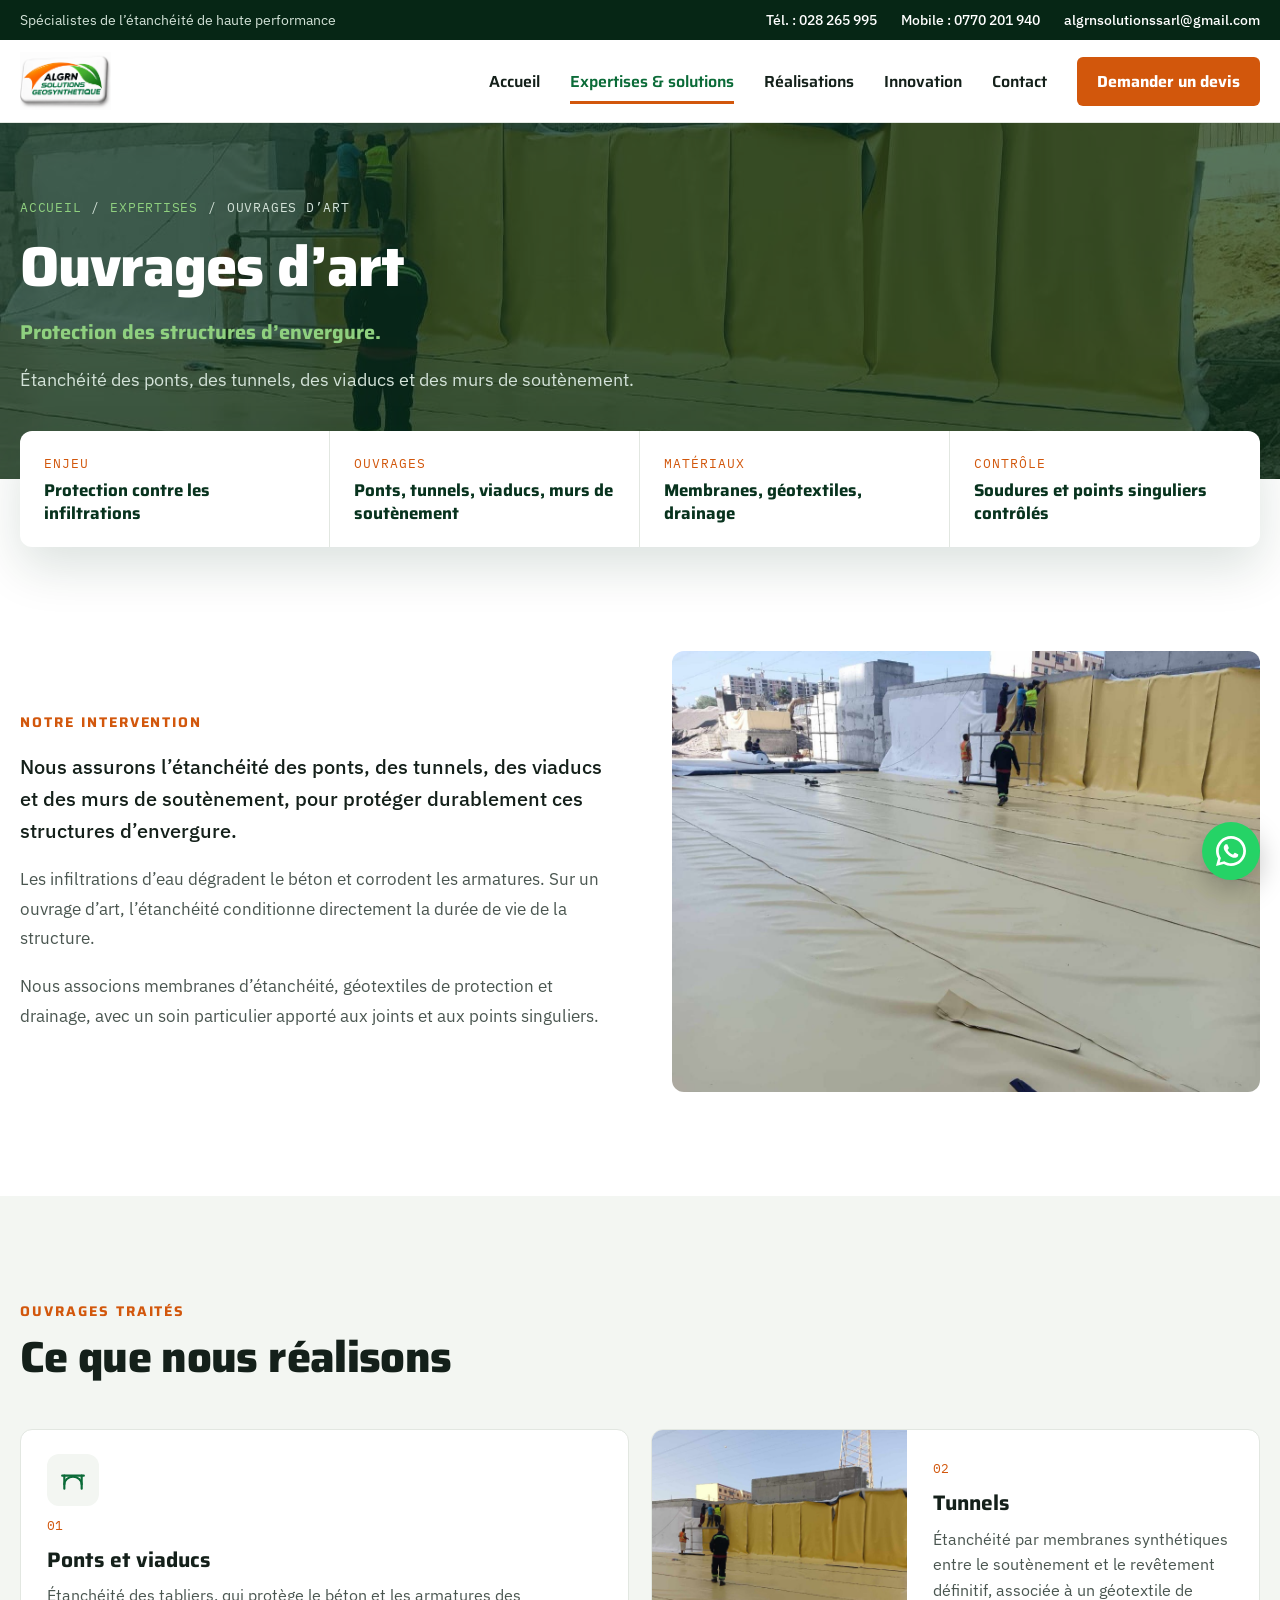
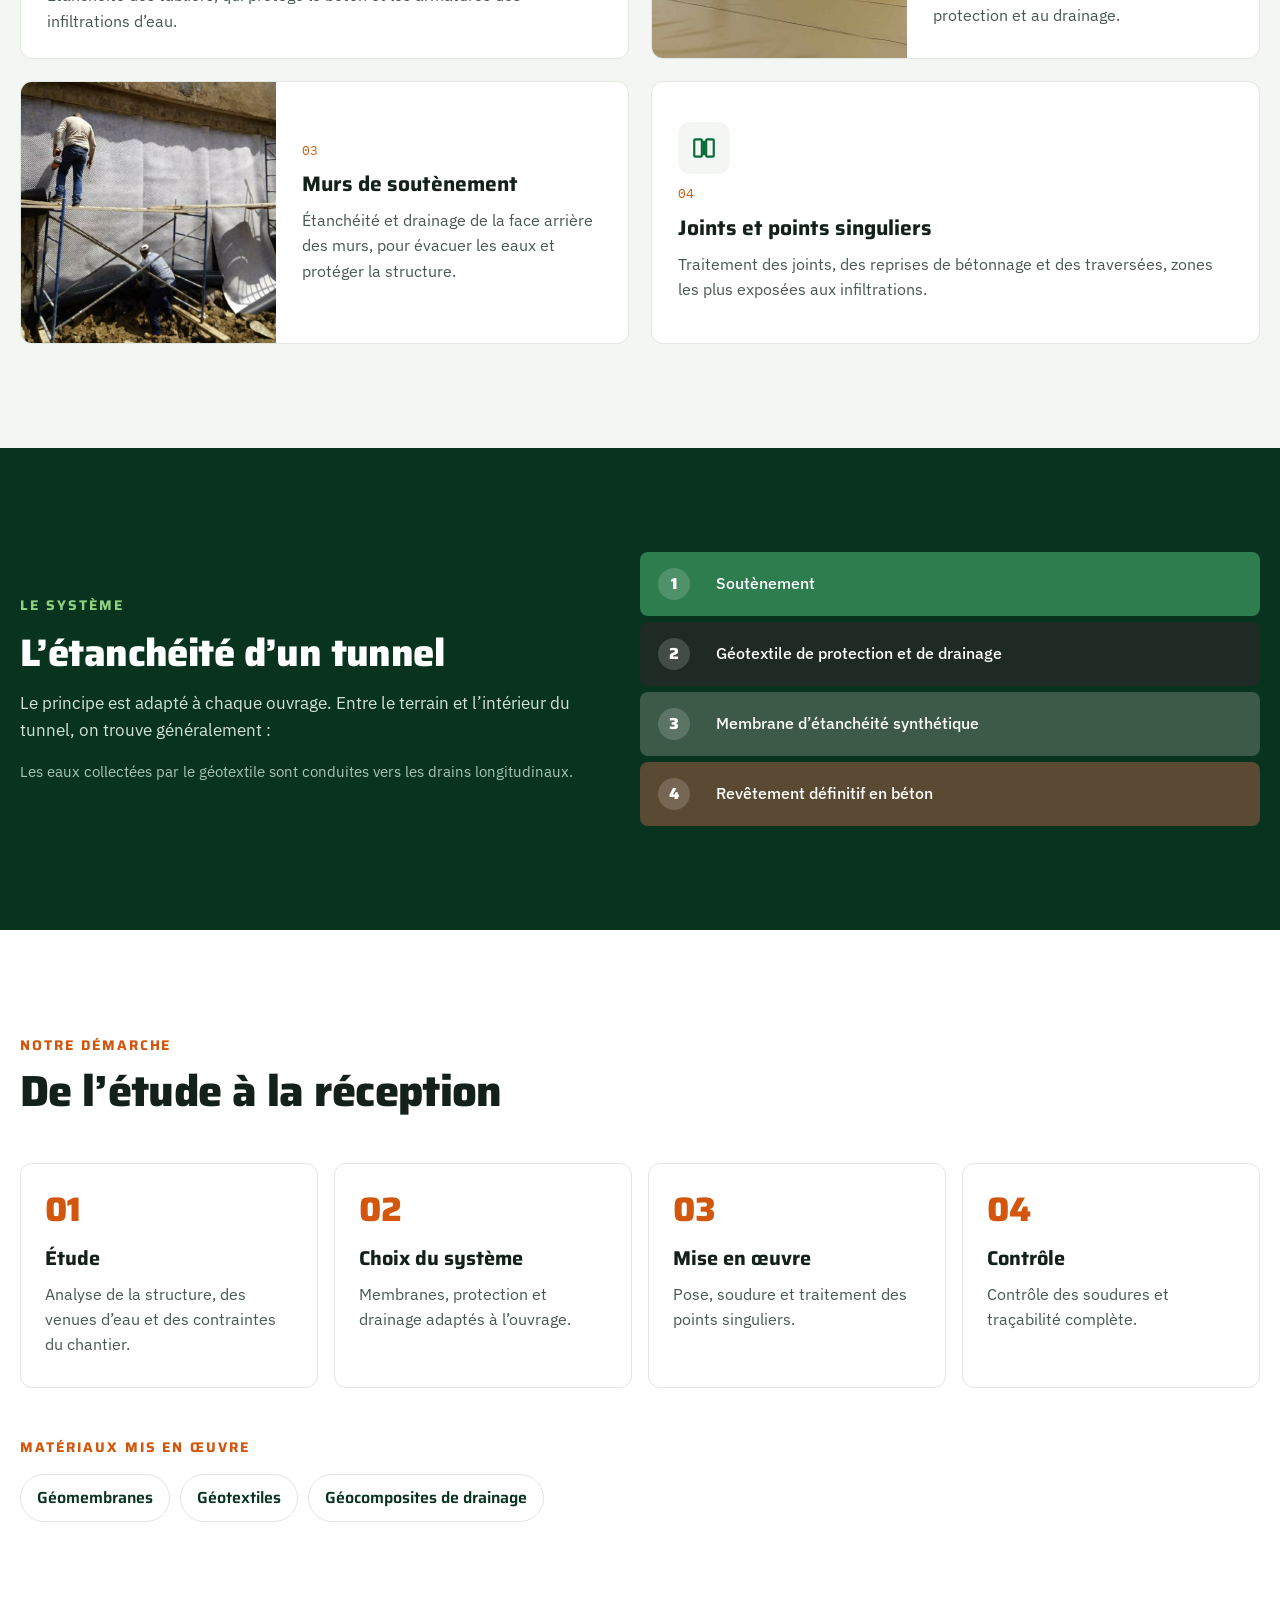
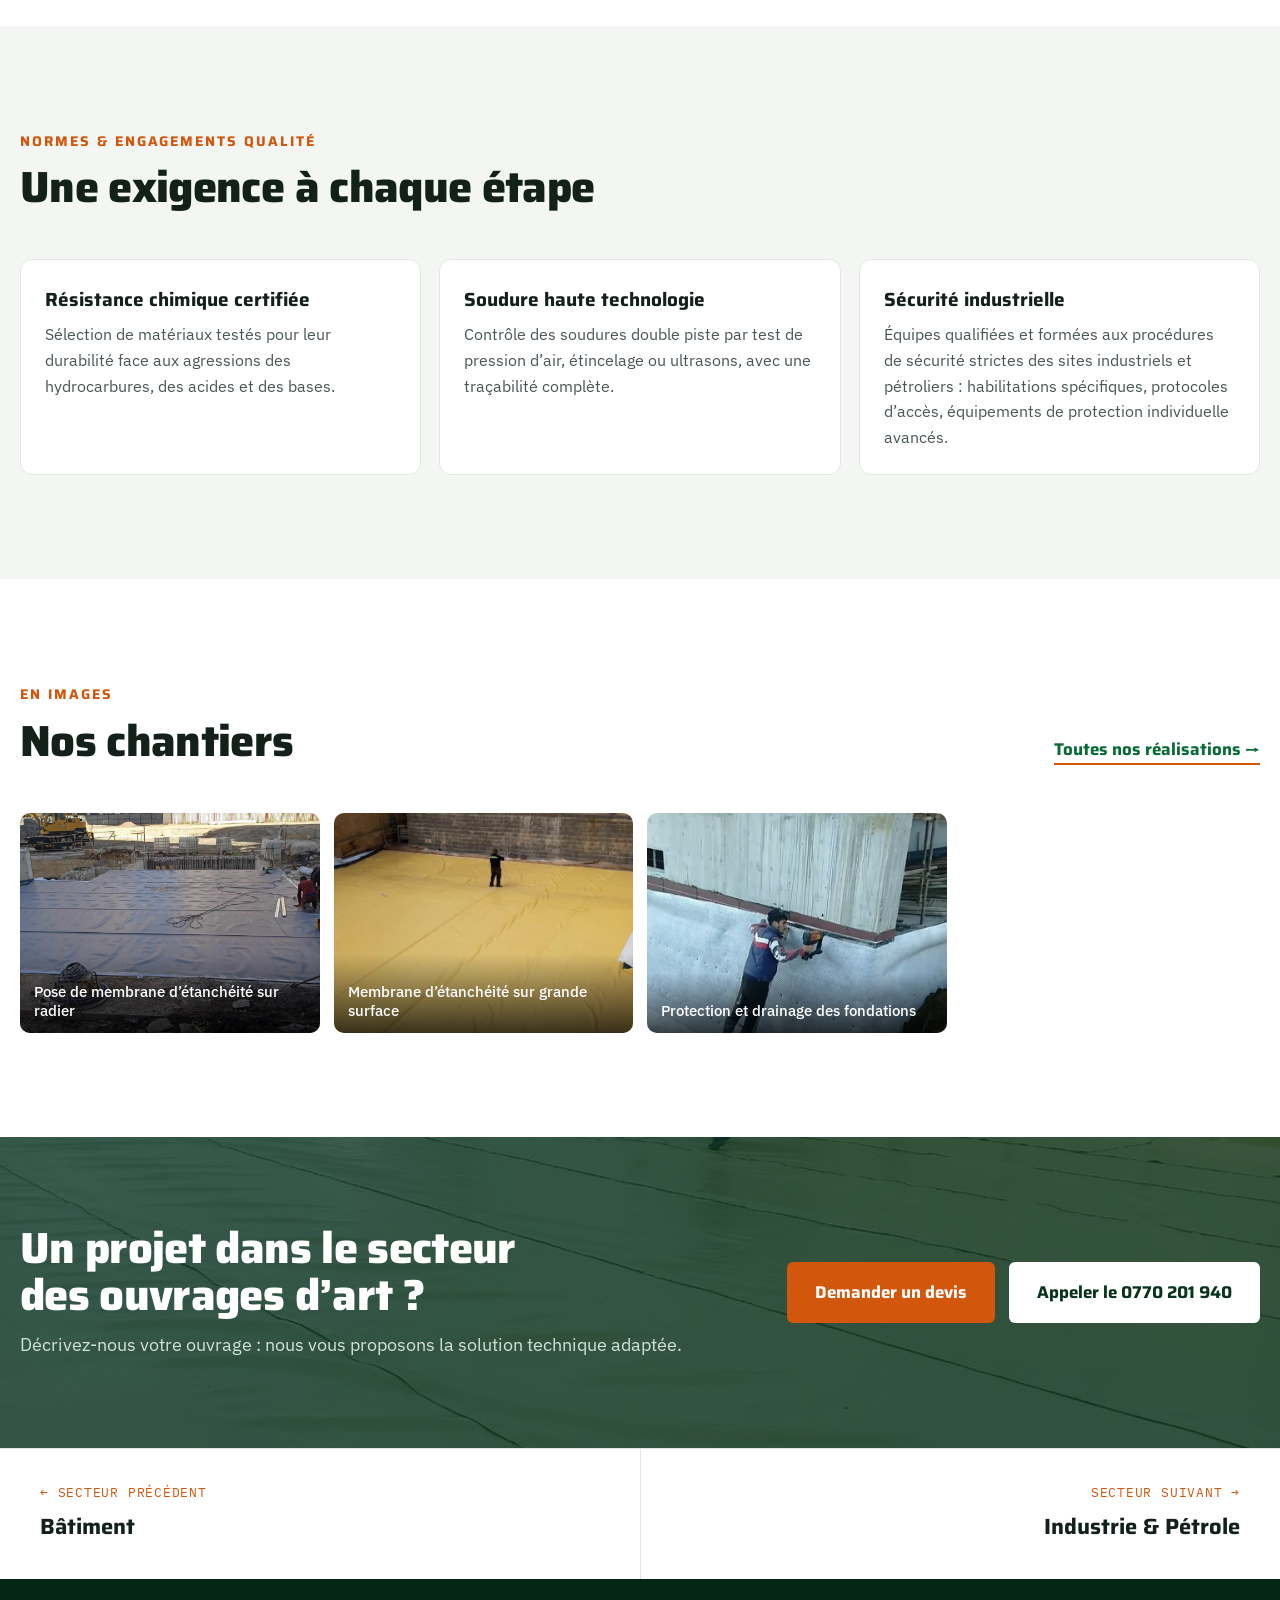
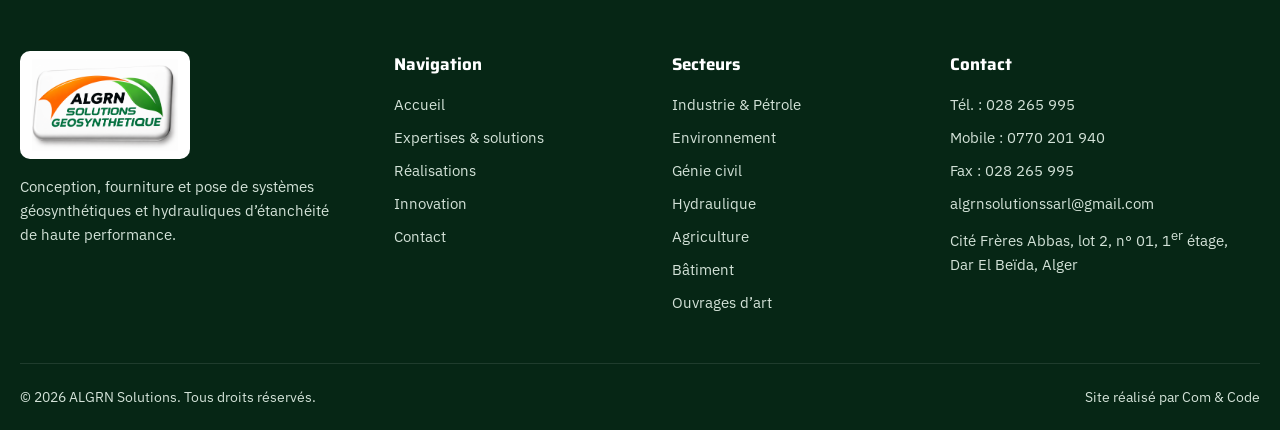
<file: ouvrages-art.html>
<!DOCTYPE html>
<html lang="fr">
<head>
  <meta charset="utf-8">
  <meta name="viewport" content="width=device-width, initial-scale=1">
  <title>Ouvrages d’art – ALGRN Solutions</title>
  <meta name="description" content="Ouvrages d’art : étanchéité des ponts, des tunnels, des viaducs et des murs de soutènement.">
  <link rel="icon" href="images/logo.png">
  <link rel="preconnect" href="https://fonts.googleapis.com">
  <link rel="preconnect" href="https://fonts.gstatic.com" crossorigin>
  <link href="https://fonts.googleapis.com/css2?family=IBM+Plex+Mono:wght@400;500&family=IBM+Plex+Sans:wght@400;500;600&family=Saira:wght@600;700;800&display=swap" rel="stylesheet">
  <link rel="stylesheet" href="css/style.css">
</head>
<body>
  <div class="topbar">
    <div class="wrap">
      <span class="tagline">Spécialistes de l’étanchéité de haute performance</span>
      <div class="links">
        <a href="tel:+21328265995">Tél.&nbsp;: 028 265 995</a>
        <a href="tel:+213770201940">Mobile&nbsp;: 0770 201 940</a>
        <a href="mailto:algrnsolutionssarl@gmail.com">algrnsolutionssarl@gmail.com</a>
      </div>
    </div>
  </div>

  <header class="site-header">
    <div class="wrap">
      <a class="logo" href="index.html"><img src="images/logo.png" alt="ALGRN Solutions Géosynthétique" width="1574" height="1000"></a>
      <button class="nav-toggle" type="button" aria-expanded="false" aria-label="Ouvrir le menu"><span></span><span></span><span></span></button>
      <nav class="nav" aria-label="Navigation principale">
        <a href="index.html">Accueil</a>
        <a href="solutions.html" class="is-active">Expertises &amp; solutions</a>
        <a href="realisations.html">Réalisations</a>
        <a href="innovation.html">Innovation</a>
        <a href="contact.html">Contact</a>
        <a class="btn btn-accent" href="contact.html#devis">Demander un devis</a>
      </nav>
    </div>
  </header>

  <main>
    <section class="page-hero">
      <img class="bg" src="images/photos/ouvrage-enterre-pvc.jpg" alt="">
      <div class="wrap">
        <nav class="crumbs" aria-label="Fil d’Ariane"><a href="index.html">Accueil</a><span aria-hidden="true">/</span><a href="solutions.html">Expertises</a><span aria-hidden="true">/</span><span>Ouvrages d’art</span></nav>
        <h1 class="display">Ouvrages d’art</h1>
        <p class="tagline-lg">Protection des structures d’envergure.</p>
        <p>Étanchéité des ponts, des tunnels, des viaducs et des murs de soutènement.</p>
      </div>
    </section>

    <div class="wrap">
      <dl class="facts">
        <div><dt>Enjeu</dt><dd>Protection contre les infiltrations</dd></div>
        <div><dt>Ouvrages</dt><dd>Ponts, tunnels, viaducs, murs de soutènement</dd></div>
        <div><dt>Matériaux</dt><dd>Membranes, géotextiles, drainage</dd></div>
        <div><dt>Contrôle</dt><dd>Soudures et points singuliers contrôlés</dd></div>
      </dl>
    </div>

    <section class="section">
      <div class="wrap svc-intro">
        <div class="copy reveal">
          <span class="eyebrow">Notre intervention</span>
          <p class="lead">Nous assurons l’étanchéité des ponts, des tunnels, des viaducs et des murs de soutènement, pour protéger durablement ces structures d’envergure.</p>
          <p>Les infiltrations d’eau dégradent le béton et corrodent les armatures. Sur un ouvrage d’art, l’étanchéité conditionne directement la durée de vie de la structure.</p>
          <p>Nous associons membranes d’étanchéité, géotextiles de protection et drainage, avec un soin particulier apporté aux joints et aux points singuliers.</p>
        </div>
        <img class="reveal" src="images/photos/ouvrage-enterre-pvc-2.jpg" alt="Membranes d’étanchéité posées sur un grand radier et des voiles" loading="lazy">
      </div>
    </section>

    <section class="section bg-cream">
      <div class="wrap">
        <div class="section-head">
          <div>
            <span class="eyebrow">Ouvrages traités</span>
            <h2 class="display">Ce que nous réalisons</h2>
          </div>
        </div>
        <div class="works">
          <article class="work no-img reveal">
            <div class="body"><span class="ico"><svg width="26" height="26" viewBox="0 0 24 24" fill="none" stroke="#0B6B38" stroke-width="2" stroke-linecap="round" stroke-linejoin="round" aria-hidden="true"><path d="M2 8h20"/><path d="M4 8v12M20 8v12"/><path d="M4 16a8 7 0 0 1 16 0"/></svg></span><span class="num">01</span><h3>Ponts et viaducs</h3><p>Étanchéité des tabliers, qui protège le béton et les armatures des infiltrations d’eau.</p></div>
          </article>
          <article class="work reveal">
            <img src="images/photos/ouvrage-enterre-pvc.jpg" alt="Membranes d’étanchéité posées sur une structure en béton" loading="lazy">
            <div class="body"><span class="num">02</span><h3>Tunnels</h3><p>Étanchéité par membranes synthétiques entre le soutènement et le revêtement définitif, associée à un géotextile de protection et au drainage.</p></div>
          </article>
          <article class="work reveal">
            <img src="images/photos/fondations-drainage-2.jpg" alt="Pose d’une nappe de protection et de drainage sur un mur enterré" loading="lazy">
            <div class="body"><span class="num">03</span><h3>Murs de soutènement</h3><p>Étanchéité et drainage de la face arrière des murs, pour évacuer les eaux et protéger la structure.</p></div>
          </article>
          <article class="work no-img reveal">
            <div class="body"><span class="ico"><svg width="26" height="26" viewBox="0 0 24 24" fill="none" stroke="#0B6B38" stroke-width="2" stroke-linecap="round" stroke-linejoin="round" aria-hidden="true"><rect x="3" y="4" width="7" height="16" rx="1"/><rect x="14" y="4" width="7" height="16" rx="1"/><path d="M12 6v12"/></svg></span><span class="num">04</span><h3>Joints et points singuliers</h3><p>Traitement des joints, des reprises de bétonnage et des traversées, zones les plus exposées aux infiltrations.</p></div>
          </article>
        </div>
      </div>
    </section>

    <section class="section on-dark">
      <div class="wrap system">
        <div class="copy reveal">
          <span class="eyebrow">Le système</span>
          <h2 class="display" style="font-size:clamp(28px,3vw,40px)">L’étanchéité d’un tunnel</h2>
          <p>Le principe est adapté à chaque ouvrage. Entre le terrain et l’intérieur du tunnel, on trouve généralement&nbsp;:</p>
          <p class="note">Les eaux collectées par le géotextile sont conduites vers les drains longitudinaux.</p>
        </div>
        <ol class="layers-list reveal">
          <li>Soutènement</li>
          <li>Géotextile de protection et de drainage</li>
          <li>Membrane d’étanchéité synthétique</li>
          <li>Revêtement définitif en béton</li>
        </ol>
      </div>
    </section>

    <section class="section">
      <div class="wrap">
        <div class="section-head">
          <div>
            <span class="eyebrow">Notre démarche</span>
            <h2 class="display">De l’étude à la réception</h2>
          </div>
        </div>
        <ol class="steps">
          <li class="reveal"><strong>Étude</strong><span>Analyse de la structure, des venues d’eau et des contraintes du chantier.</span></li>
          <li class="reveal"><strong>Choix du système</strong><span>Membranes, protection et drainage adaptés à l’ouvrage.</span></li>
          <li class="reveal"><strong>Mise en œuvre</strong><span>Pose, soudure et traitement des points singuliers.</span></li>
          <li class="reveal"><strong>Contrôle</strong><span>Contrôle des soudures et traçabilité complète.</span></li>
        </ol>
        <div style="margin-top:48px;display:flex;flex-direction:column;gap:16px">
          <span class="eyebrow">Matériaux mis en œuvre</span>
          <div class="mat-links">
            <a href="solutions.html#materiaux">Géomembranes</a>
            <a href="solutions.html#materiaux">Géotextiles</a>
            <a href="solutions.html#materiaux">Géocomposites de drainage</a>
          </div>
        </div>
      </div>
    </section>

    <section class="section bg-cream">
      <div class="wrap">
        <div class="section-head">
          <div>
            <span class="eyebrow">Normes &amp; engagements qualité</span>
            <h2 class="display">Une exigence à chaque étape</h2>
          </div>
        </div>
        <ul class="checklist">
          <li class="reveal"><strong>Résistance chimique certifiée</strong><span>Sélection de matériaux testés pour leur durabilité face aux agressions des hydrocarbures, des acides et des bases.</span></li>
          <li class="reveal"><strong>Soudure haute technologie</strong><span>Contrôle des soudures double piste par test de pression d’air, étincelage ou ultrasons, avec une traçabilité complète.</span></li>
          <li class="reveal"><strong>Sécurité industrielle</strong><span>Équipes qualifiées et formées aux procédures de sécurité strictes des sites industriels et pétroliers&nbsp;: habilitations spécifiques, protocoles d’accès, équipements de protection individuelle avancés.</span></li>
        </ul>
      </div>
    </section>

    <section class="section">
      <div class="wrap">
        <div class="section-head">
          <div>
            <span class="eyebrow">En images</span>
            <h2 class="display">Nos chantiers</h2>
          </div>
          <a class="link-more" href="realisations.html">Toutes nos réalisations →</a>
        </div>
        <div class="gallery">
          <figure class="reveal"><a href="realisations.html"><img src="images/photos/radier-membrane-pvc.jpg" alt="Pose de membrane d’étanchéité sur radier" loading="lazy"></a><figcaption>Pose de membrane d’étanchéité sur radier</figcaption></figure>
          <figure class="reveal"><a href="realisations.html"><img src="images/photos/radier-membrane-pvc-2.jpg" alt="Membrane d’étanchéité sur grande surface" loading="lazy"></a><figcaption>Membrane d’étanchéité sur grande surface</figcaption></figure>
          <figure class="reveal"><a href="realisations.html"><img src="images/photos/fondations-drainage.jpg" alt="Protection et drainage des fondations" loading="lazy"></a><figcaption>Protection et drainage des fondations</figcaption></figure>
        </div>
      </div>
    </section>

    <section class="cta-band">
      <img class="bg" src="images/photos/ouvrage-enterre-pvc-2.jpg" alt="" loading="lazy">
      <div class="wrap">
        <div>
          <h2 class="display">Un projet dans le secteur des ouvrages d’art&nbsp;?</h2>
          <p>Décrivez-nous votre ouvrage&nbsp;: nous vous proposons la solution technique adaptée.</p>
        </div>
        <div class="cta-actions">
          <a class="btn btn-accent btn-lg" href="contact.html?secteur=Ouvrages%20d%E2%80%99art#devis">Demander un devis</a>
          <a class="btn btn-white btn-lg" href="tel:+213770201940">Appeler le 0770 201 940</a>
        </div>
      </div>
    </section>

    <nav class="pager" aria-label="Autres secteurs">
      <a href="batiment.html"><span>← Secteur précédent</span><strong>Bâtiment</strong></a>
      <a href="industrie-petrole.html"><span>Secteur suivant →</span><strong>Industrie &amp; Pétrole</strong></a>
    </nav>
  </main>

  <footer class="site-footer">
    <div class="wrap grid">
      <div class="brand">
        <img src="images/logo.png" alt="ALGRN Solutions Géosynthétique" loading="lazy">
        <p>Conception, fourniture et pose de systèmes géosynthétiques et hydrauliques d’étanchéité de haute performance.</p>
      </div>
      <div class="col">
        <strong>Navigation</strong>
        <a href="index.html">Accueil</a>
        <a href="solutions.html">Expertises &amp; solutions</a>
        <a href="realisations.html">Réalisations</a>
        <a href="innovation.html">Innovation</a>
        <a href="contact.html">Contact</a>
      </div>
      <div class="col">
        <strong>Secteurs</strong>
        <a href="industrie-petrole.html">Industrie &amp; Pétrole</a>
        <a href="environnement.html">Environnement</a>
        <a href="genie-civil.html">Génie civil</a>
        <a href="hydraulique.html">Hydraulique</a>
        <a href="agriculture.html">Agriculture</a>
        <a href="batiment.html">Bâtiment</a>
        <a href="ouvrages-art.html">Ouvrages d’art</a>
      </div>
      <div class="col">
        <strong>Contact</strong>
        <a href="tel:+21328265995">Tél.&nbsp;: 028 265 995</a>
        <a href="tel:+213770201940">Mobile&nbsp;: 0770 201 940</a>
        <span>Fax&nbsp;: 028 265 995</span>
        <a href="mailto:algrnsolutionssarl@gmail.com">algrnsolutionssarl@gmail.com</a>
        <span>Cité Frères Abbas, lot 2, n°&nbsp;01, 1<sup>er</sup>&nbsp;étage, <span class="nowrap">Dar El Beïda</span>, Alger</span>
      </div>
    </div>
    <div class="wrap legal">
      <span>© 2026 ALGRN Solutions. Tous droits réservés.</span>
      <span>Site réalisé par Com &amp; Code</span>
    </div>
  </footer>

  <a class="wa-float" href="https://wa.me/213770201940" aria-label="Nous écrire sur WhatsApp"><svg width="30" height="30" viewBox="0 0 24 24" fill="#fff" aria-hidden="true"><path d="M17.5 14.4c-.3-.1-1.7-.8-2-.9-.3-.1-.5-.1-.7.1-.2.3-.8.9-.9 1.1-.2.2-.3.2-.6.1-.3-.1-1.2-.5-2.3-1.4-.9-.8-1.4-1.7-1.6-2-.2-.3 0-.5.1-.6l.4-.5c.1-.2.2-.3.3-.5.1-.2 0-.4 0-.5l-.9-2.2c-.2-.6-.5-.5-.7-.5h-.6c-.2 0-.5.1-.8.4-.3.3-1 1-1 2.4s1 2.8 1.2 3c.1.2 2 3.1 4.9 4.3.7.3 1.2.5 1.6.6.7.2 1.3.2 1.8.1.6-.1 1.7-.7 1.9-1.4.2-.7.2-1.3.2-1.4-.1-.1-.3-.2-.6-.3zM12 21.8c-1.8 0-3.5-.5-5-1.4l-.4-.2-3.7 1 1-3.6-.2-.4C2.7 15.6 2.2 13.8 2.2 12 2.2 6.6 6.6 2.2 12 2.2S21.8 6.6 21.8 12 17.4 21.8 12 21.8zM12 0C5.4 0 0 5.4 0 12c0 2.1.6 4.2 1.6 6L0 24l6.2-1.6c1.8 1 3.8 1.5 5.8 1.5 6.6 0 12-5.4 12-12S18.6 0 12 0z"/></svg></a>

  <script src="js/main.js"></script>
</body>
</html>
</file>
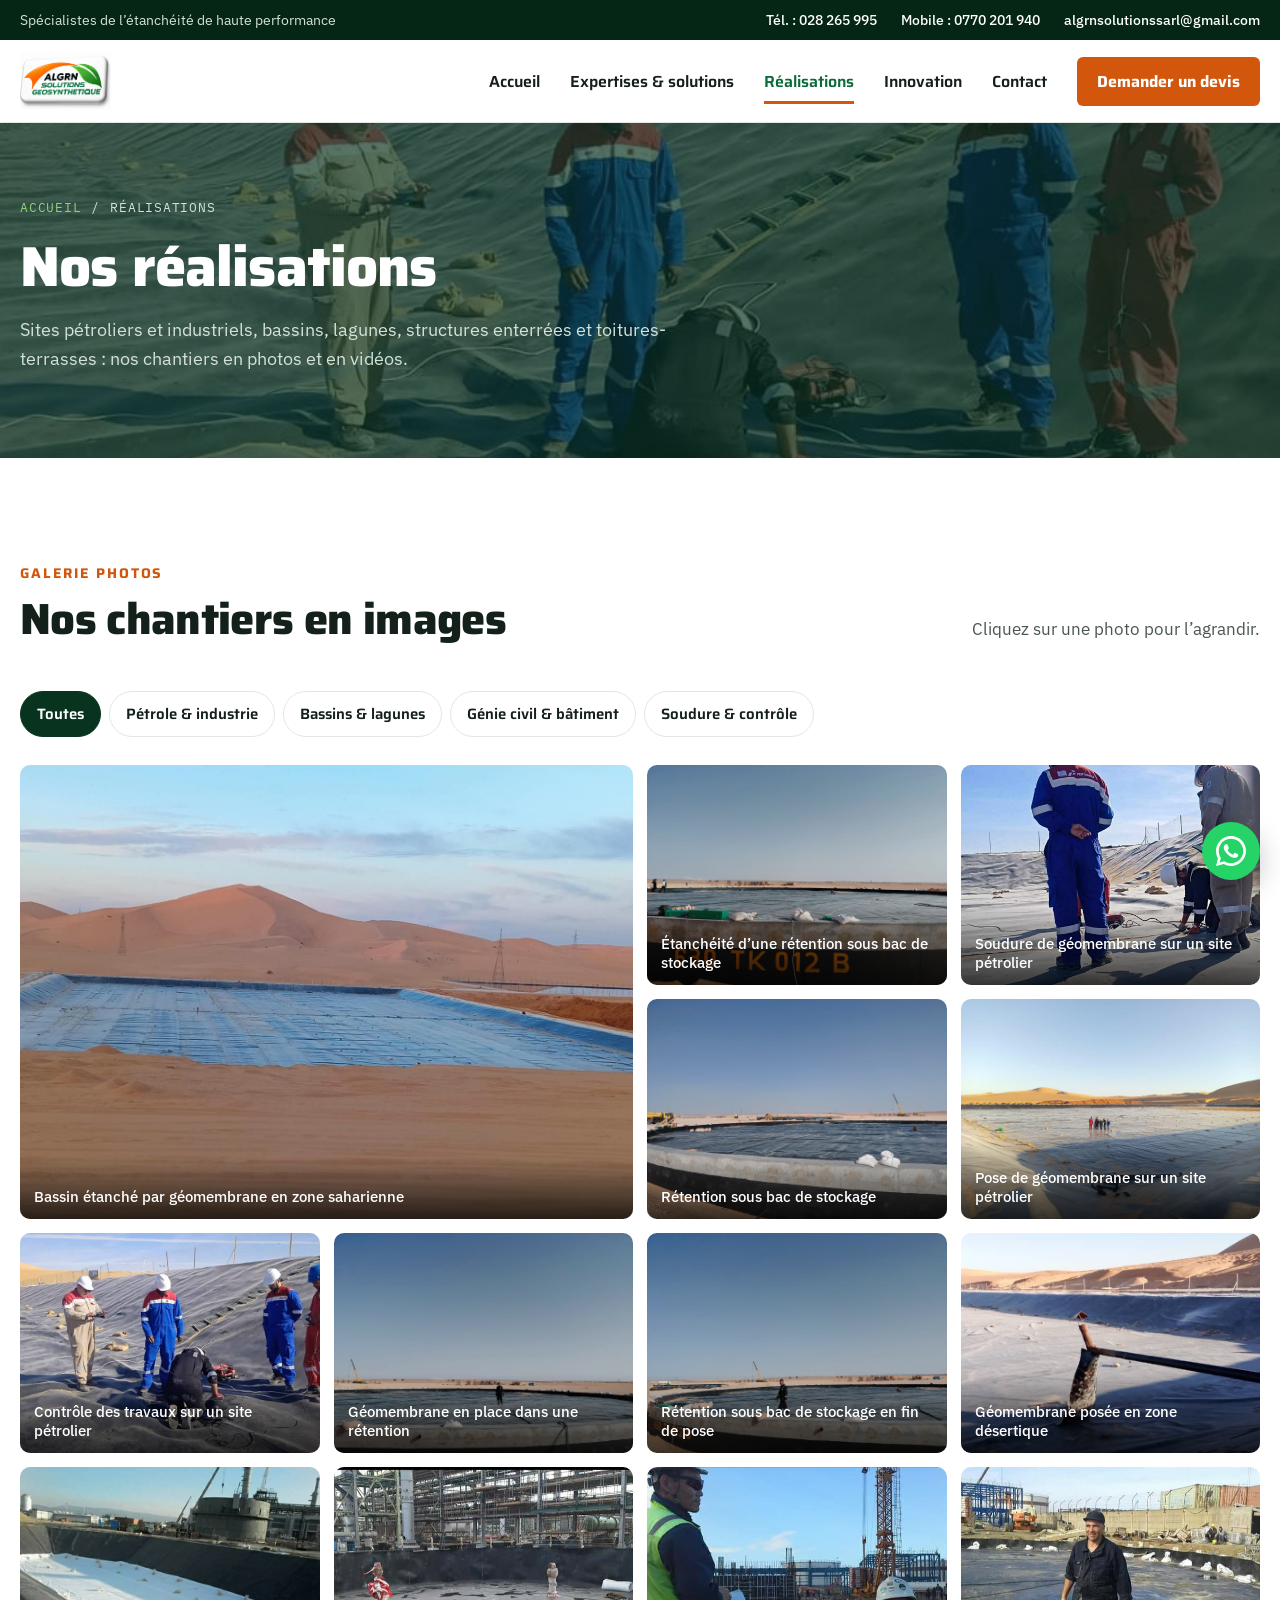
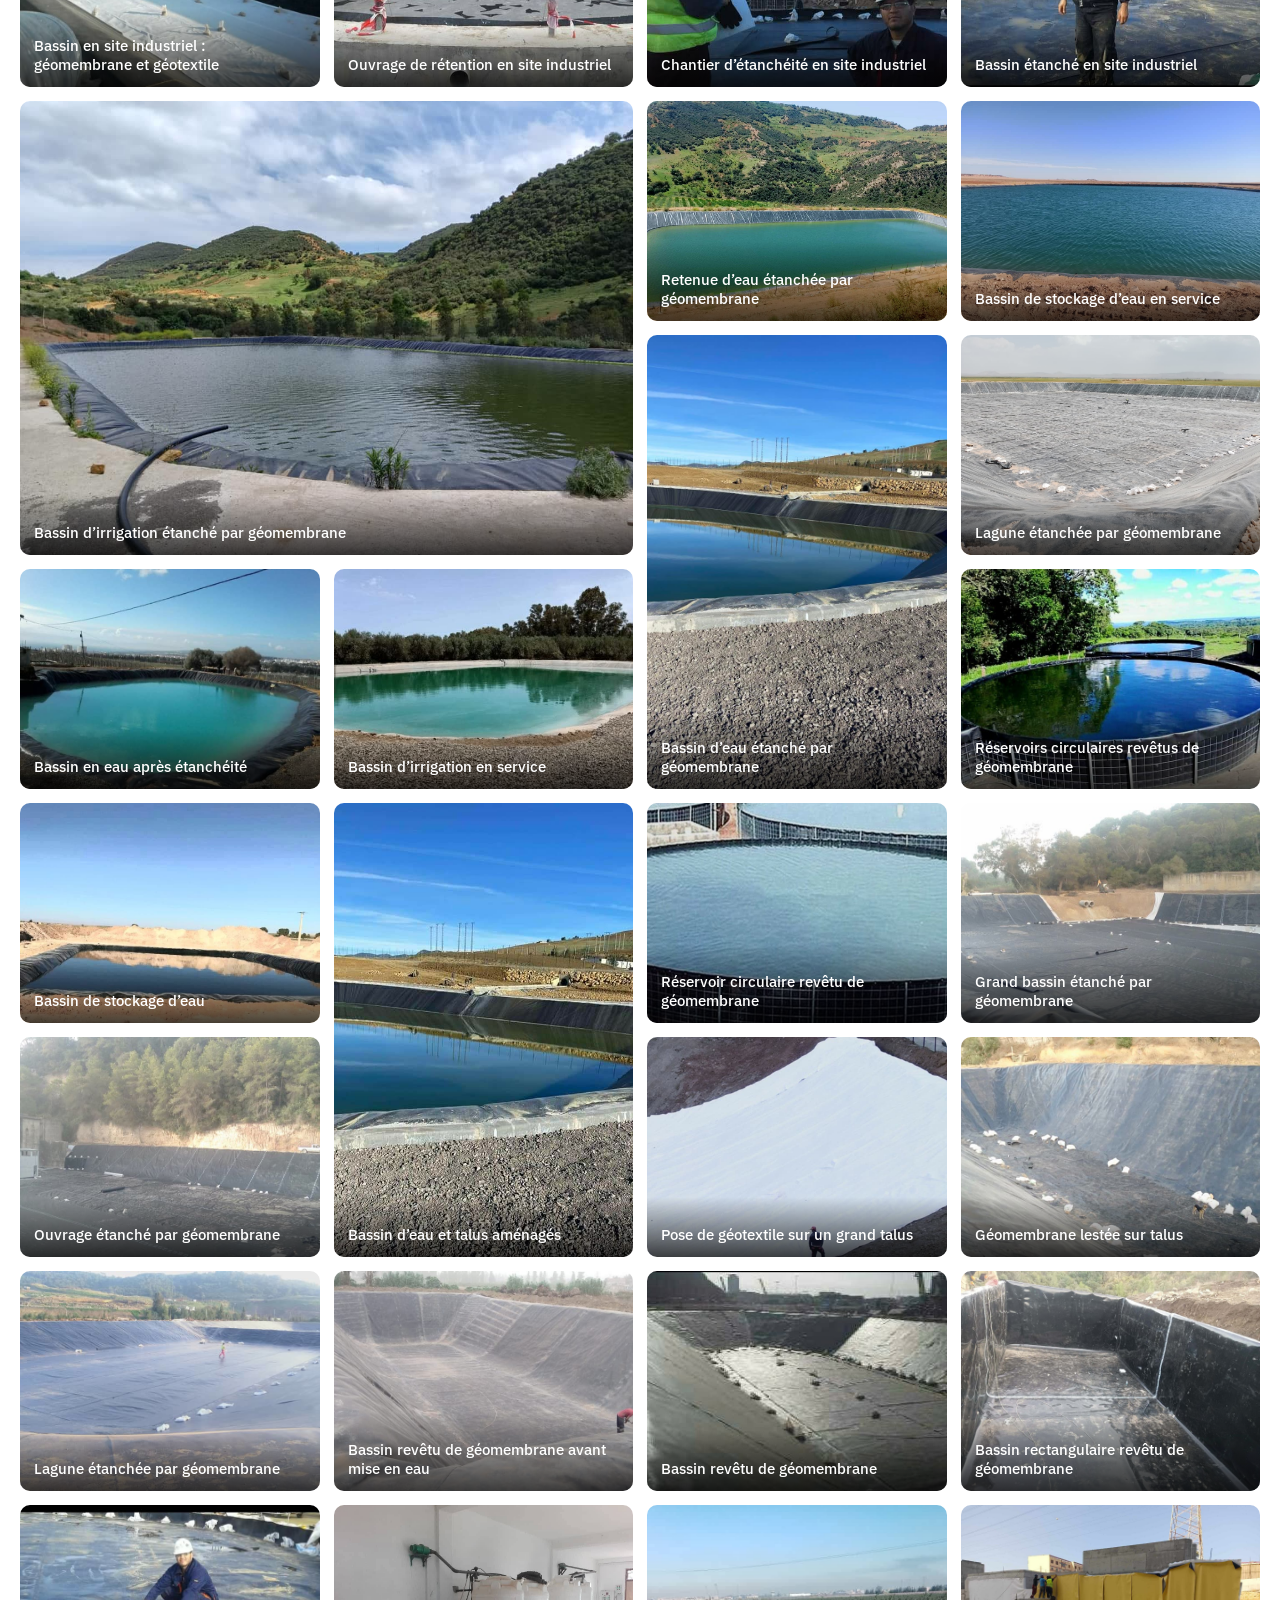
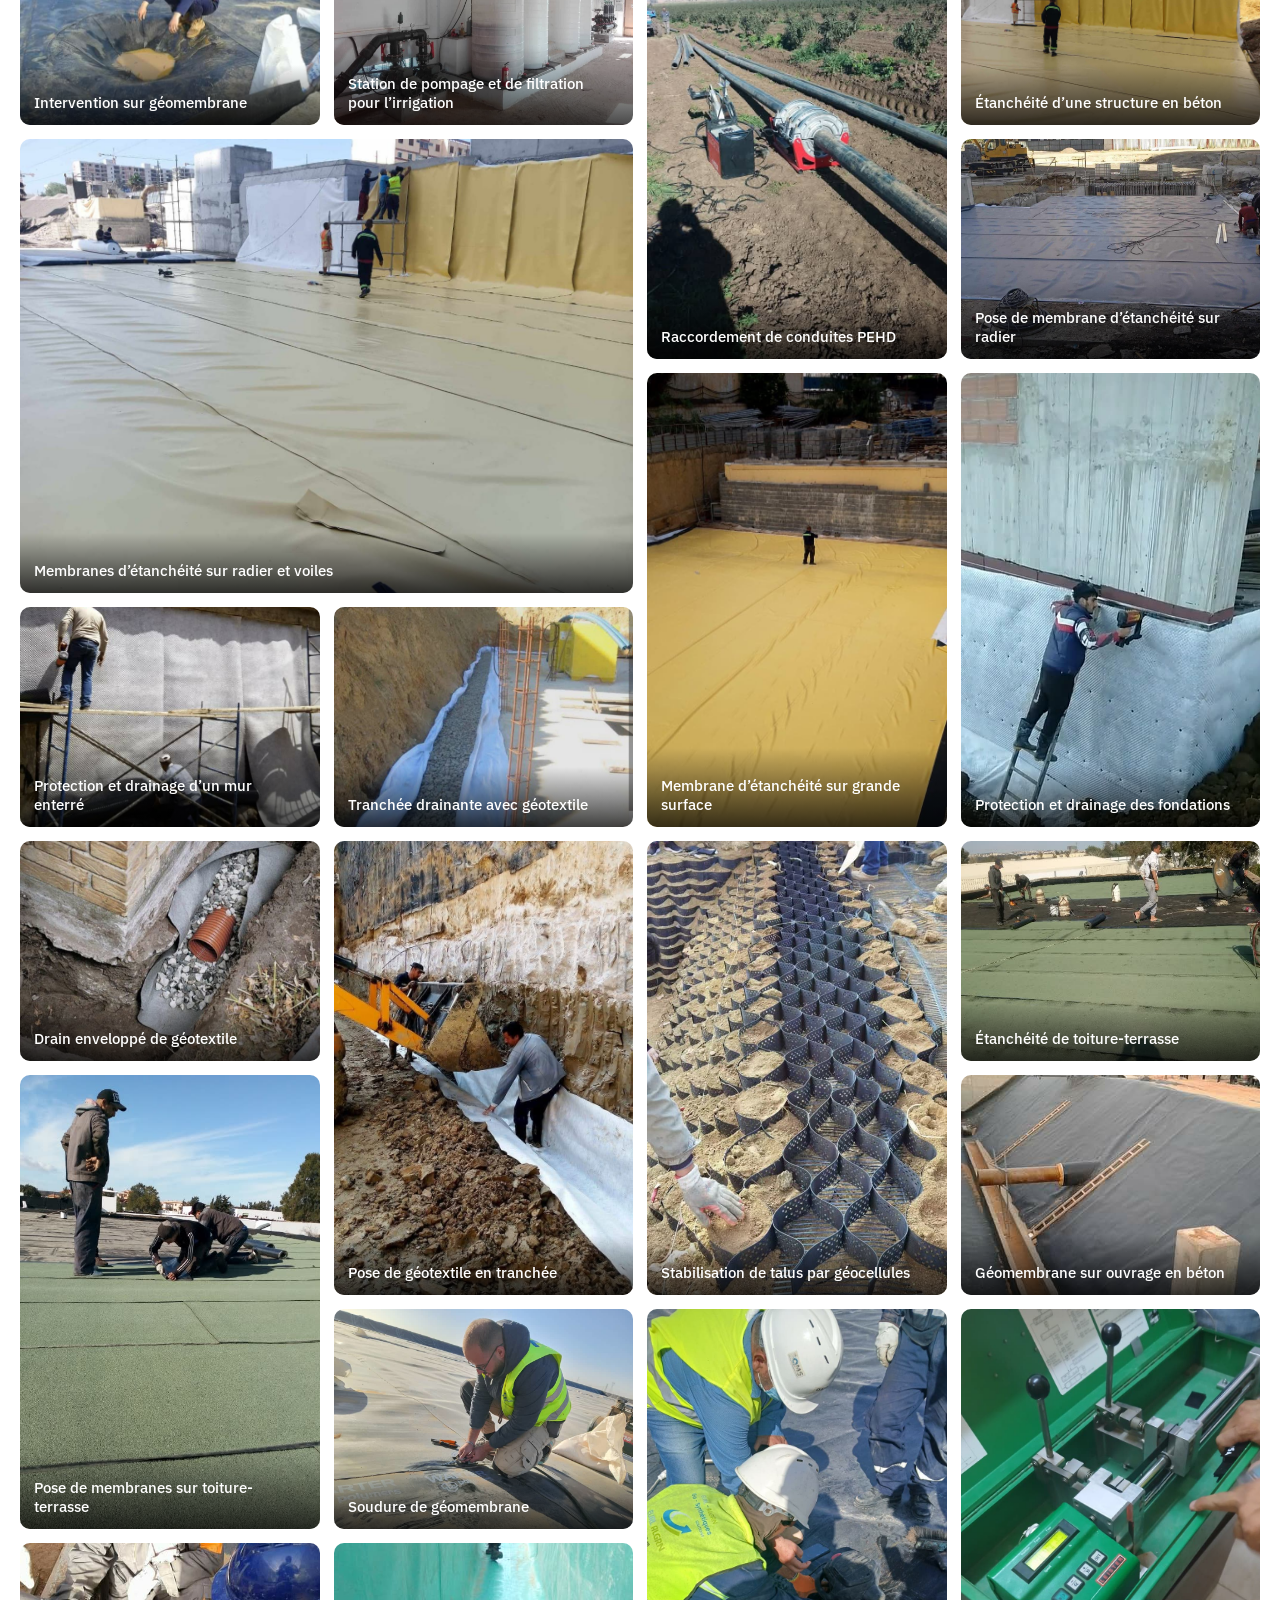
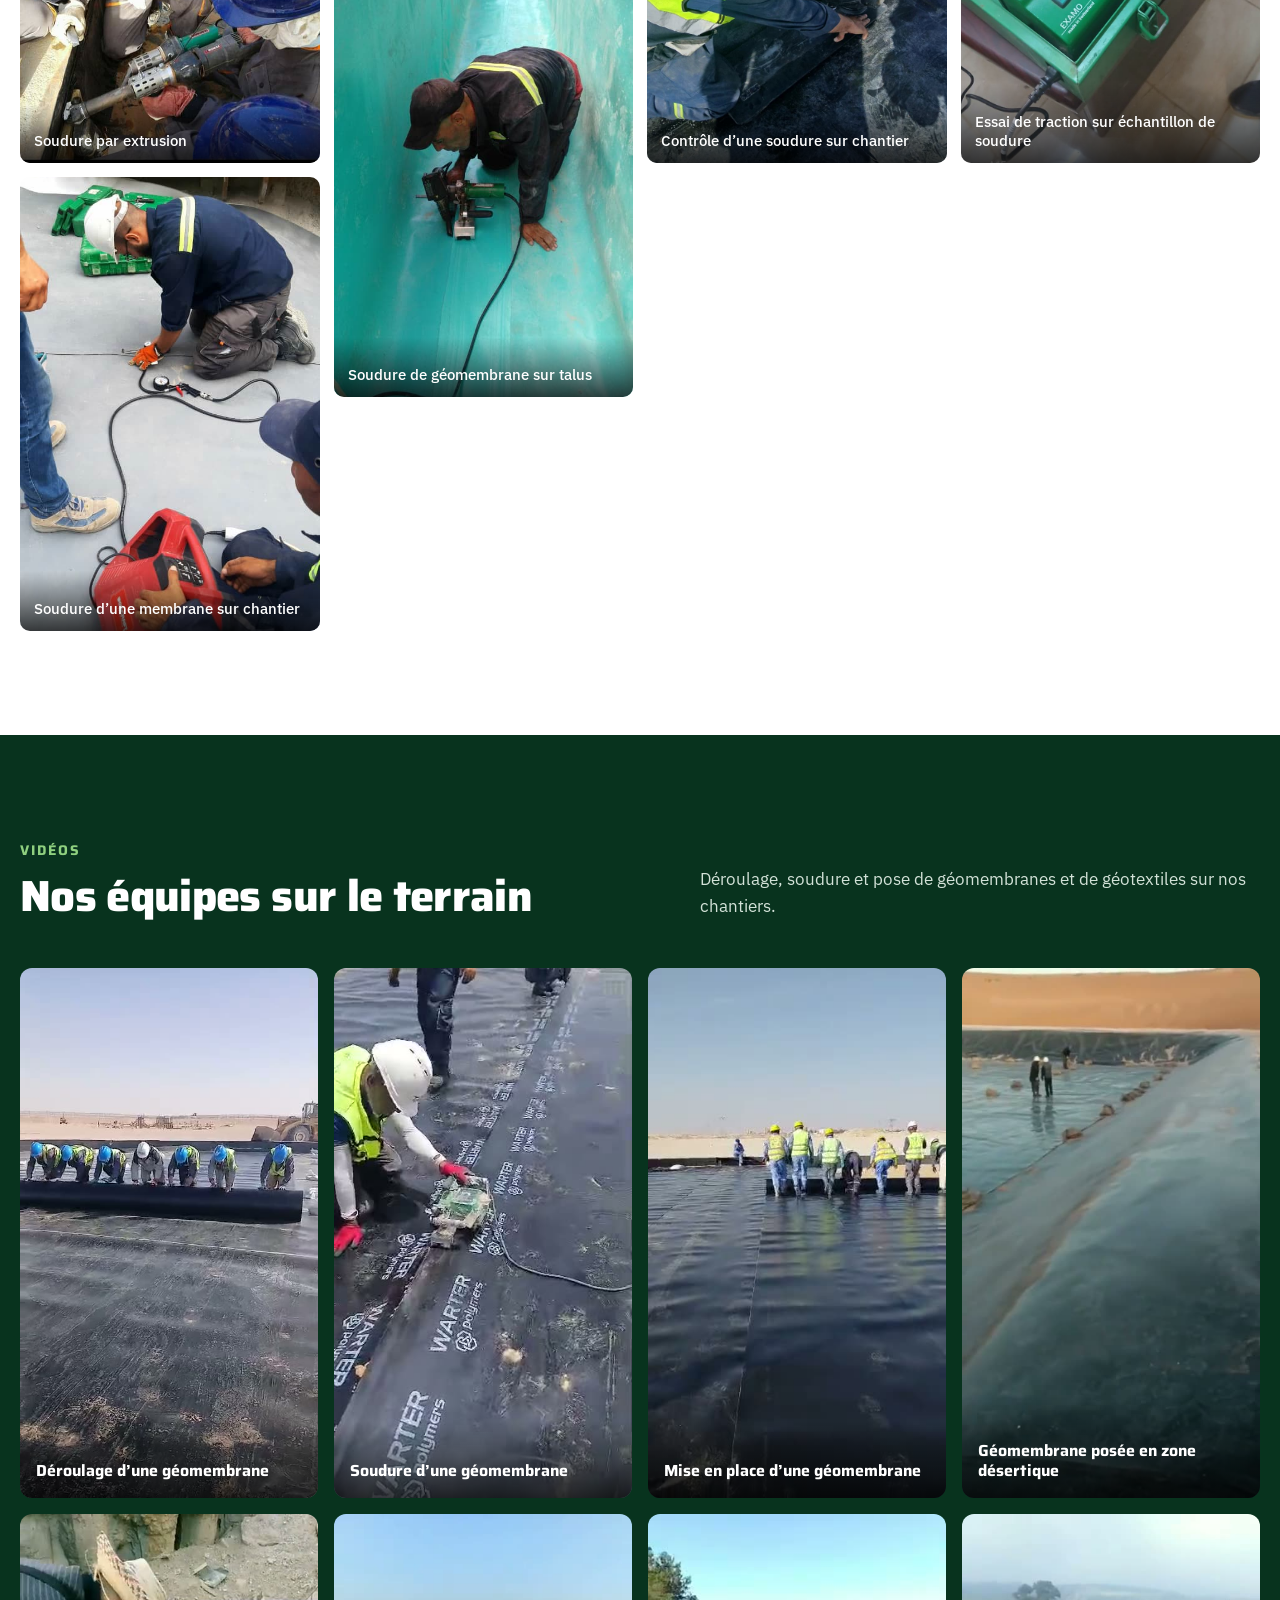
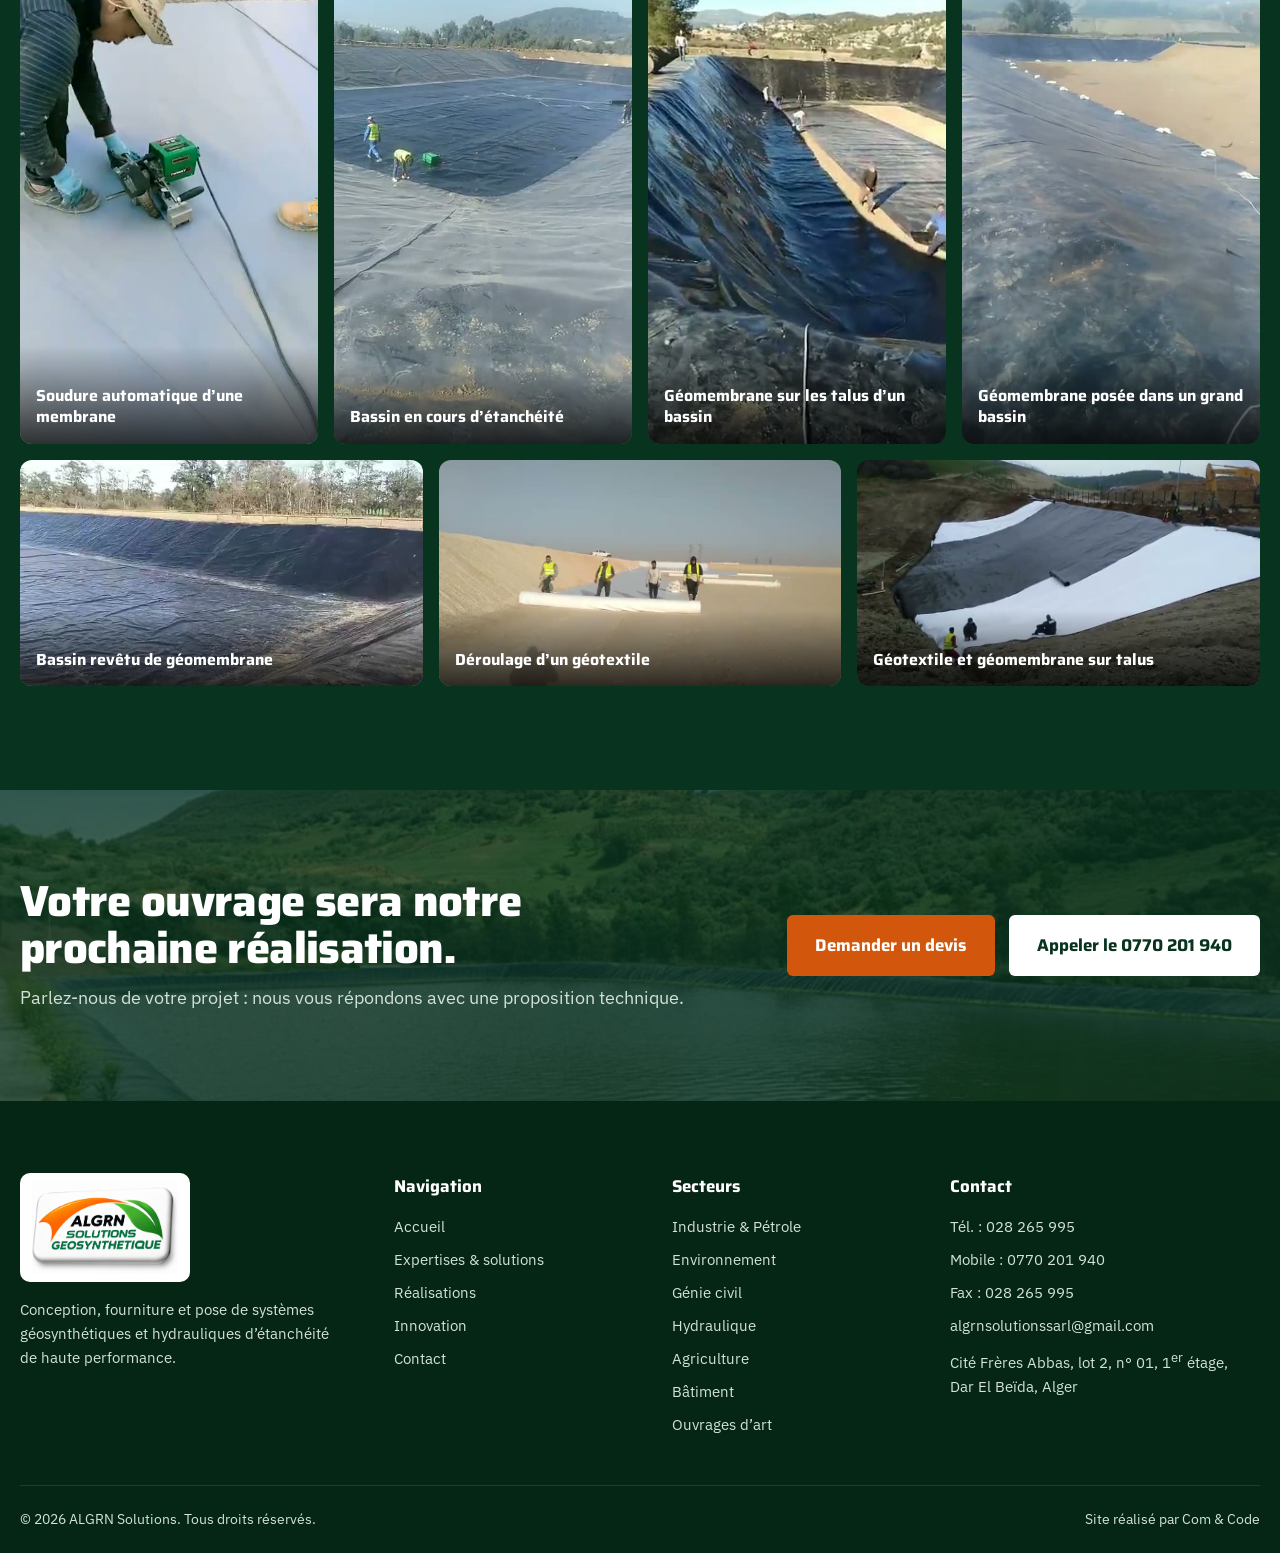
<file: realisations.html>
<!DOCTYPE html>
<html lang="fr">
<head>
  <meta charset="utf-8">
  <meta name="viewport" content="width=device-width, initial-scale=1">
  <title>Nos réalisations – ALGRN Solutions</title>
  <meta name="description" content="Photos et vidéos des chantiers d’ALGRN Solutions : rétentions sous bacs de stockage, sites pétroliers, bassins, lagunes, fondations, toitures-terrasses, soudure et contrôle des géomembranes.">
  <link rel="icon" href="images/logo.png">
  <link rel="preconnect" href="https://fonts.googleapis.com">
  <link rel="preconnect" href="https://fonts.gstatic.com" crossorigin>
  <link href="https://fonts.googleapis.com/css2?family=IBM+Plex+Mono:wght@400;500&family=IBM+Plex+Sans:wght@400;500;600&family=Saira:wght@600;700;800&display=swap" rel="stylesheet">
  <link rel="stylesheet" href="css/style.css">
</head>
<body>
  <div class="topbar">
    <div class="wrap">
      <span class="tagline">Spécialistes de l’étanchéité de haute performance</span>
      <div class="links">
        <a href="tel:+21328265995">Tél.&nbsp;: 028 265 995</a>
        <a href="tel:+213770201940">Mobile&nbsp;: 0770 201 940</a>
        <a href="mailto:algrnsolutionssarl@gmail.com">algrnsolutionssarl@gmail.com</a>
      </div>
    </div>
  </div>

  <header class="site-header">
    <div class="wrap">
      <a class="logo" href="index.html"><img src="images/logo.png" alt="ALGRN Solutions Géosynthétique" width="1574" height="1000"></a>
      <button class="nav-toggle" type="button" aria-expanded="false" aria-label="Ouvrir le menu"><span></span><span></span><span></span></button>
      <nav class="nav" aria-label="Navigation principale">
        <a href="index.html">Accueil</a>
        <a href="solutions.html">Expertises &amp; solutions</a>
        <a href="realisations.html" class="is-active">Réalisations</a>
        <a href="innovation.html">Innovation</a>
        <a href="contact.html">Contact</a>
        <a class="btn btn-accent" href="contact.html#devis">Demander un devis</a>
      </nav>
    </div>
  </header>

  <main>
    <section class="page-hero">
      <img class="bg" src="images/photos/site-petrolier-controle.jpg" alt="">
      <div class="wrap">
        <nav class="crumbs" aria-label="Fil d’Ariane"><a href="index.html">Accueil</a><span aria-hidden="true">/</span><span>Réalisations</span></nav>
        <h1 class="display">Nos réalisations</h1>
        <p>Sites pétroliers et industriels, bassins, lagunes, structures enterrées et toitures-terrasses&nbsp;: nos chantiers en photos et en vidéos.</p>
      </div>
    </section>

    <section class="section" id="photos">
      <div class="wrap">
        <div class="section-head">
          <div>
            <span class="eyebrow">Galerie photos</span>
            <h2 class="display">Nos chantiers en images</h2>
          </div>
          <p>Cliquez sur une photo pour l’agrandir.</p>
        </div>
        <div class="filters" role="group" aria-label="Filtrer les photos">
          <button class="chip" type="button" data-filter="all" aria-pressed="true">Toutes</button>
          <button class="chip" type="button" data-filter="petrole" aria-pressed="false">Pétrole &amp; industrie</button>
          <button class="chip" type="button" data-filter="bassins" aria-pressed="false">Bassins &amp; lagunes</button>
          <button class="chip" type="button" data-filter="genie" aria-pressed="false">Génie civil &amp; bâtiment</button>
          <button class="chip" type="button" data-filter="controle" aria-pressed="false">Soudure &amp; contrôle</button>
        </div>
        <div class="gallery">
          <figure class="big" data-cat="petrole"><button type="button" aria-label="Agrandir&nbsp;: Bassin étanché par géomembrane en zone saharienne"><img src="images/photos/hero-bassin-desert.jpg" alt="Bassin étanché par géomembrane au pied des dunes" loading="lazy"></button><figcaption>Bassin étanché par géomembrane en zone saharienne</figcaption></figure>
          <figure data-cat="petrole"><button type="button" aria-label="Agrandir&nbsp;: Étanchéité d’une rétention sous bac de stockage"><img src="images/photos/retention-bac-stockage.jpg" alt="Géomembrane posée dans une rétention sous bac de stockage" loading="lazy"></button><figcaption>Étanchéité d’une rétention sous bac de stockage</figcaption></figure>
          <figure data-cat="petrole"><button type="button" aria-label="Agrandir&nbsp;: Soudure de géomembrane sur un site pétrolier"><img src="images/photos/site-petrolier-soudure.jpg" alt="Technicien soudant une géomembrane, entouré d’agents d’un site pétrolier" loading="lazy"></button><figcaption>Soudure de géomembrane sur un site pétrolier</figcaption></figure>
          <figure data-cat="petrole"><button type="button" aria-label="Agrandir&nbsp;: Rétention sous bac de stockage"><img src="images/photos/retention-bac-stockage-2.jpg" alt="Rétention sous bac de stockage revêtue de géomembrane" loading="lazy"></button><figcaption>Rétention sous bac de stockage</figcaption></figure>
          <figure data-cat="petrole"><button type="button" aria-label="Agrandir&nbsp;: Pose de géomembrane sur un site pétrolier"><img src="images/photos/bourbier-petrolier-desert.jpg" alt="Équipe sur une géomembrane posée en zone désertique" loading="lazy"></button><figcaption>Pose de géomembrane sur un site pétrolier</figcaption></figure>
          <figure data-cat="petrole"><button type="button" aria-label="Agrandir&nbsp;: Contrôle des travaux sur un site pétrolier"><img src="images/photos/site-petrolier-controle.jpg" alt="Équipe contrôlant une soudure de géomembrane sur un talus" loading="lazy"></button><figcaption>Contrôle des travaux sur un site pétrolier</figcaption></figure>
          <figure data-cat="petrole"><button type="button" aria-label="Agrandir&nbsp;: Géomembrane en place dans une rétention"><img src="images/photos/retention-bac-stockage-3.jpg" alt="Technicien marchant sur une géomembrane dans une rétention" loading="lazy"></button><figcaption>Géomembrane en place dans une rétention</figcaption></figure>
          <figure data-cat="petrole"><button type="button" aria-label="Agrandir&nbsp;: Rétention sous bac de stockage en fin de pose"><img src="images/photos/retention-bac-stockage-4.jpg" alt="Géomembrane lestée dans une rétention sous bac de stockage" loading="lazy"></button><figcaption>Rétention sous bac de stockage en fin de pose</figcaption></figure>
          <figure data-cat="petrole"><button type="button" aria-label="Agrandir&nbsp;: Géomembrane posée en zone désertique"><img src="images/photos/bourbier-ancrage.jpg" alt="Géomembrane déroulée au pied des dunes" loading="lazy"></button><figcaption>Géomembrane posée en zone désertique</figcaption></figure>
          <figure data-cat="petrole"><button type="button" aria-label="Agrandir&nbsp;: Bassin en site industriel&nbsp;: géomembrane et géotextile"><img src="images/photos/bassin-industriel-geotextile.jpg" alt="Bassin revêtu de géomembrane et de géotextile dans un site industriel" loading="lazy"></button><figcaption>Bassin en site industriel&nbsp;: géomembrane et géotextile</figcaption></figure>
          <figure data-cat="petrole"><button type="button" aria-label="Agrandir&nbsp;: Ouvrage de rétention en site industriel"><img src="images/photos/retention-site-industriel.jpg" alt="Ouvrage de rétention en béton revêtu de géomembrane dans un site industriel" loading="lazy"></button><figcaption>Ouvrage de rétention en site industriel</figcaption></figure>
          <figure data-cat="petrole"><button type="button" aria-label="Agrandir&nbsp;: Chantier d’étanchéité en site industriel"><img src="images/photos/chantier-industriel.jpg" alt="Techniciens sur un chantier d’étanchéité en site industriel" loading="lazy"></button><figcaption>Chantier d’étanchéité en site industriel</figcaption></figure>
          <figure data-cat="petrole"><button type="button" aria-label="Agrandir&nbsp;: Bassin étanché en site industriel"><img src="images/photos/bassin-site-industriel.jpg" alt="Technicien sur une géomembrane posée dans un bassin industriel" loading="lazy"></button><figcaption>Bassin étanché en site industriel</figcaption></figure>
          <figure class="big" data-cat="bassins"><button type="button" aria-label="Agrandir&nbsp;: Bassin d’irrigation étanché par géomembrane"><img src="images/photos/bassin-irrigation-collines.jpg" alt="Bassin d’irrigation étanché par géomembrane, entouré de collines" loading="lazy"></button><figcaption>Bassin d’irrigation étanché par géomembrane</figcaption></figure>
          <figure data-cat="bassins"><button type="button" aria-label="Agrandir&nbsp;: Retenue d’eau étanchée par géomembrane"><img src="images/photos/retenue-eau-irrigation.jpg" alt="Retenue d’eau étanchée par géomembrane" loading="lazy"></button><figcaption>Retenue d’eau étanchée par géomembrane</figcaption></figure>
          <figure data-cat="bassins"><button type="button" aria-label="Agrandir&nbsp;: Bassin de stockage d’eau en service"><img src="images/photos/bassin-eau-plaine.jpg" alt="Bassin de stockage d’eau rempli" loading="lazy"></button><figcaption>Bassin de stockage d’eau en service</figcaption></figure>
          <figure class="tall" data-cat="bassins"><button type="button" aria-label="Agrandir&nbsp;: Bassin d’eau étanché par géomembrane"><img src="images/photos/bassin-eau-talus.jpg" alt="Bassin d’eau revêtu de géomembrane" loading="lazy"></button><figcaption>Bassin d’eau étanché par géomembrane</figcaption></figure>
          <figure data-cat="bassins"><button type="button" aria-label="Agrandir&nbsp;: Lagune étanchée par géomembrane"><img src="images/photos/lagunage-geomembrane.jpg" alt="Lagune revêtue de géomembrane" loading="lazy"></button><figcaption>Lagune étanchée par géomembrane</figcaption></figure>
          <figure data-cat="bassins"><button type="button" aria-label="Agrandir&nbsp;: Bassin en eau après étanchéité"><img src="images/photos/bassin-eau-rempli.jpg" alt="Bassin rempli d’eau après pose de la géomembrane" loading="lazy"></button><figcaption>Bassin en eau après étanchéité</figcaption></figure>
          <figure data-cat="bassins"><button type="button" aria-label="Agrandir&nbsp;: Bassin d’irrigation en service"><img src="images/photos/bassin-irrigation.jpg" alt="Bassin d’irrigation rempli d’eau" loading="lazy"></button><figcaption>Bassin d’irrigation en service</figcaption></figure>
          <figure data-cat="bassins"><button type="button" aria-label="Agrandir&nbsp;: Réservoirs circulaires revêtus de géomembrane"><img src="images/photos/reservoirs-circulaires.jpg" alt="Réservoirs circulaires revêtus de géomembrane" loading="lazy"></button><figcaption>Réservoirs circulaires revêtus de géomembrane</figcaption></figure>
          <figure data-cat="bassins"><button type="button" aria-label="Agrandir&nbsp;: Bassin de stockage d’eau"><img src="images/photos/bassin-eau-chantier.jpg" alt="Bassin de stockage d’eau étanché par géomembrane" loading="lazy"></button><figcaption>Bassin de stockage d’eau</figcaption></figure>
          <figure class="tall" data-cat="bassins"><button type="button" aria-label="Agrandir&nbsp;: Bassin d’eau et talus aménagés"><img src="images/photos/bassin-eau-colline.jpg" alt="Bassin d’eau étanché par géomembrane" loading="lazy"></button><figcaption>Bassin d’eau et talus aménagés</figcaption></figure>
          <figure data-cat="bassins"><button type="button" aria-label="Agrandir&nbsp;: Réservoir circulaire revêtu de géomembrane"><img src="images/photos/reservoir-circulaire.jpg" alt="Réservoir circulaire revêtu de géomembrane" loading="lazy"></button><figcaption>Réservoir circulaire revêtu de géomembrane</figcaption></figure>
          <figure data-cat="bassins"><button type="button" aria-label="Agrandir&nbsp;: Grand bassin étanché par géomembrane"><img src="images/photos/casier-cet.jpg" alt="Grand bassin revêtu de géomembrane" loading="lazy"></button><figcaption>Grand bassin étanché par géomembrane</figcaption></figure>
          <figure data-cat="bassins"><button type="button" aria-label="Agrandir&nbsp;: Ouvrage étanché par géomembrane"><img src="images/photos/casier-cet-2.jpg" alt="Ouvrage revêtu de géomembrane" loading="lazy"></button><figcaption>Ouvrage étanché par géomembrane</figcaption></figure>
          <figure data-cat="bassins"><button type="button" aria-label="Agrandir&nbsp;: Pose de géotextile sur un grand talus"><img src="images/photos/talus-geotextile.jpg" alt="Ouvriers posant un géotextile sur un grand talus" loading="lazy"></button><figcaption>Pose de géotextile sur un grand talus</figcaption></figure>
          <figure data-cat="bassins"><button type="button" aria-label="Agrandir&nbsp;: Géomembrane lestée sur talus"><img src="images/photos/bassin-geomembrane-talus.jpg" alt="Bassin revêtu de géomembrane lestée par des sacs de sable" loading="lazy"></button><figcaption>Géomembrane lestée sur talus</figcaption></figure>
          <figure data-cat="bassins"><button type="button" aria-label="Agrandir&nbsp;: Lagune étanchée par géomembrane"><img src="images/photos/lagunage.jpg" alt="Grande lagune revêtue de géomembrane" loading="lazy"></button><figcaption>Lagune étanchée par géomembrane</figcaption></figure>
          <figure data-cat="bassins"><button type="button" aria-label="Agrandir&nbsp;: Bassin revêtu de géomembrane avant mise en eau"><img src="images/photos/lagune-geomembrane.jpg" alt="Bassin revêtu de géomembrane avant mise en eau" loading="lazy"></button><figcaption>Bassin revêtu de géomembrane avant mise en eau</figcaption></figure>
          <figure data-cat="bassins"><button type="button" aria-label="Agrandir&nbsp;: Bassin revêtu de géomembrane"><img src="images/photos/bassin-geomembrane.jpg" alt="Bassin revêtu de géomembrane" loading="lazy"></button><figcaption>Bassin revêtu de géomembrane</figcaption></figure>
          <figure data-cat="bassins"><button type="button" aria-label="Agrandir&nbsp;: Bassin rectangulaire revêtu de géomembrane"><img src="images/photos/bassin-geomembrane-angles.jpg" alt="Bassin rectangulaire revêtu de géomembrane" loading="lazy"></button><figcaption>Bassin rectangulaire revêtu de géomembrane</figcaption></figure>
          <figure data-cat="bassins"><button type="button" aria-label="Agrandir&nbsp;: Intervention sur géomembrane"><img src="images/photos/intervention-geomembrane.jpg" alt="Technicien intervenant sur une géomembrane" loading="lazy"></button><figcaption>Intervention sur géomembrane</figcaption></figure>
          <figure data-cat="bassins"><button type="button" aria-label="Agrandir&nbsp;: Station de pompage et de filtration pour l’irrigation"><img src="images/photos/station-irrigation.jpg" alt="Station de pompage et de filtration" loading="lazy"></button><figcaption>Station de pompage et de filtration pour l’irrigation</figcaption></figure>
          <figure class="tall" data-cat="bassins"><button type="button" aria-label="Agrandir&nbsp;: Raccordement de conduites PEHD"><img src="images/photos/conduite-pehd.jpg" alt="Raccordement de conduites en PEHD sur chantier" loading="lazy"></button><figcaption>Raccordement de conduites PEHD</figcaption></figure>
          <figure data-cat="genie"><button type="button" aria-label="Agrandir&nbsp;: Étanchéité d’une structure en béton"><img src="images/photos/ouvrage-enterre-pvc.jpg" alt="Membranes d’étanchéité posées sur un radier et des voiles en béton" loading="lazy"></button><figcaption>Étanchéité d’une structure en béton</figcaption></figure>
          <figure class="big" data-cat="genie"><button type="button" aria-label="Agrandir&nbsp;: Membranes d’étanchéité sur radier et voiles"><img src="images/photos/ouvrage-enterre-pvc-2.jpg" alt="Membranes d’étanchéité posées sur un grand radier et des voiles" loading="lazy"></button><figcaption>Membranes d’étanchéité sur radier et voiles</figcaption></figure>
          <figure data-cat="genie"><button type="button" aria-label="Agrandir&nbsp;: Pose de membrane d’étanchéité sur radier"><img src="images/photos/radier-membrane-pvc.jpg" alt="Ouvriers posant une membrane d’étanchéité sur un radier" loading="lazy"></button><figcaption>Pose de membrane d’étanchéité sur radier</figcaption></figure>
          <figure class="tall" data-cat="genie"><button type="button" aria-label="Agrandir&nbsp;: Membrane d’étanchéité sur grande surface"><img src="images/photos/radier-membrane-pvc-2.jpg" alt="Membrane d’étanchéité posée sur une grande surface" loading="lazy"></button><figcaption>Membrane d’étanchéité sur grande surface</figcaption></figure>
          <figure class="tall" data-cat="genie"><button type="button" aria-label="Agrandir&nbsp;: Protection et drainage des fondations"><img src="images/photos/fondations-drainage.jpg" alt="Pose d’une nappe de protection sur un mur de fondation" loading="lazy"></button><figcaption>Protection et drainage des fondations</figcaption></figure>
          <figure data-cat="genie"><button type="button" aria-label="Agrandir&nbsp;: Protection et drainage d’un mur enterré"><img src="images/photos/fondations-drainage-2.jpg" alt="Pose d’une nappe de protection et de drainage sur un mur enterré" loading="lazy"></button><figcaption>Protection et drainage d’un mur enterré</figcaption></figure>
          <figure data-cat="genie"><button type="button" aria-label="Agrandir&nbsp;: Tranchée drainante avec géotextile"><img src="images/photos/drainage-tranchee.jpg" alt="Tranchée drainante garnie de géotextile et de gravier" loading="lazy"></button><figcaption>Tranchée drainante avec géotextile</figcaption></figure>
          <figure data-cat="genie"><button type="button" aria-label="Agrandir&nbsp;: Drain enveloppé de géotextile"><img src="images/photos/drain-geotextile.jpg" alt="Drain enveloppé de géotextile en pied de fondation" loading="lazy"></button><figcaption>Drain enveloppé de géotextile</figcaption></figure>
          <figure class="tall" data-cat="genie"><button type="button" aria-label="Agrandir&nbsp;: Pose de géotextile en tranchée"><img src="images/photos/tranchee-geotextile.jpg" alt="Ouvrier posant un géotextile en tranchée" loading="lazy"></button><figcaption>Pose de géotextile en tranchée</figcaption></figure>
          <figure class="tall" data-cat="genie"><button type="button" aria-label="Agrandir&nbsp;: Stabilisation de talus par géocellules"><img src="images/photos/stabilisation-talus.jpg" alt="Mise en place de géocellules sur un talus" loading="lazy"></button><figcaption>Stabilisation de talus par géocellules</figcaption></figure>
          <figure data-cat="genie"><button type="button" aria-label="Agrandir&nbsp;: Étanchéité de toiture-terrasse"><img src="images/photos/toiture-terrasse.jpg" alt="Pose de membranes d’étanchéité sur une toiture-terrasse" loading="lazy"></button><figcaption>Étanchéité de toiture-terrasse</figcaption></figure>
          <figure class="tall" data-cat="genie"><button type="button" aria-label="Agrandir&nbsp;: Pose de membranes sur toiture-terrasse"><img src="images/photos/toiture-terrasse-2.jpg" alt="Ouvriers posant des membranes sur une toiture-terrasse" loading="lazy"></button><figcaption>Pose de membranes sur toiture-terrasse</figcaption></figure>
          <figure data-cat="genie"><button type="button" aria-label="Agrandir&nbsp;: Géomembrane sur ouvrage en béton"><img src="images/photos/bassin-beton-geomembrane.jpg" alt="Géomembrane posée sur les parois d’un ouvrage en béton" loading="lazy"></button><figcaption>Géomembrane sur ouvrage en béton</figcaption></figure>
          <figure data-cat="controle"><button type="button" aria-label="Agrandir&nbsp;: Soudure de géomembrane"><img src="images/photos/soudure-geomembrane.jpg" alt="Technicien soudant une géomembrane" loading="lazy"></button><figcaption>Soudure de géomembrane</figcaption></figure>
          <figure class="tall" data-cat="controle"><button type="button" aria-label="Agrandir&nbsp;: Contrôle d’une soudure sur chantier"><img src="images/photos/controle-soudure.jpg" alt="Techniciens contrôlant une soudure de géomembrane" loading="lazy"></button><figcaption>Contrôle d’une soudure sur chantier</figcaption></figure>
          <figure class="tall" data-cat="controle"><button type="button" aria-label="Agrandir&nbsp;: Essai de traction sur échantillon de soudure"><img src="images/photos/essai-soudure.jpg" alt="Appareil d’essai de traction sur un échantillon de soudure" loading="lazy"></button><figcaption>Essai de traction sur échantillon de soudure</figcaption></figure>
          <figure data-cat="controle"><button type="button" aria-label="Agrandir&nbsp;: Soudure par extrusion"><img src="images/photos/soudure-extrusion.jpg" alt="Techniciens réalisant une soudure par extrusion" loading="lazy"></button><figcaption>Soudure par extrusion</figcaption></figure>
          <figure class="tall" data-cat="controle"><button type="button" aria-label="Agrandir&nbsp;: Soudure de géomembrane sur talus"><img src="images/photos/soudure-talus.jpg" alt="Technicien soudant une géomembrane sur un talus" loading="lazy"></button><figcaption>Soudure de géomembrane sur talus</figcaption></figure>
          <figure class="tall" data-cat="controle"><button type="button" aria-label="Agrandir&nbsp;: Soudure d’une membrane sur chantier"><img src="images/photos/soudure-membrane-pvc.jpg" alt="Techniciens soudant une membrane d’étanchéité" loading="lazy"></button><figcaption>Soudure d’une membrane sur chantier</figcaption></figure>
        </div>
      </div>
    </section>

    <section class="section on-dark" id="videos">
      <div class="wrap">
        <div class="section-head">
          <div>
            <span class="eyebrow">Vidéos</span>
            <h2 class="display">Nos équipes sur le terrain</h2>
          </div>
          <p>Déroulage, soudure et pose de géomembranes et de géotextiles sur nos chantiers.</p>
        </div>
        <div class="reels">
          <figure class="reel reveal">
            <video data-autoplay muted loop playsinline preload="none" poster="videos/deroulage-geomembrane.jpg" aria-label="Déroulage d’un rouleau de géomembrane par une équipe">
              <source src="videos/deroulage-geomembrane.mp4" type="video/mp4">
            </video>
            <figcaption>Déroulage d’une géomembrane</figcaption>
          </figure>
          <figure class="reel reveal">
            <video data-autoplay muted loop playsinline preload="none" poster="videos/soudure-geomembrane.jpg" aria-label="Soudure d’une géomembrane sur chantier">
              <source src="videos/soudure-geomembrane.mp4" type="video/mp4">
            </video>
            <figcaption>Soudure d’une géomembrane</figcaption>
          </figure>
          <figure class="reel reveal">
            <video data-autoplay muted loop playsinline preload="none" poster="videos/equipe-pose-desert.jpg" aria-label="Équipe mettant en place une géomembrane en zone désertique">
              <source src="videos/equipe-pose-desert.mp4" type="video/mp4">
            </video>
            <figcaption>Mise en place d’une géomembrane</figcaption>
          </figure>
          <figure class="reel reveal">
            <video data-autoplay muted loop playsinline preload="none" poster="videos/bourbier-desert.jpg" aria-label="Géomembrane posée et lestée en zone désertique">
              <source src="videos/bourbier-desert.mp4" type="video/mp4">
            </video>
            <figcaption>Géomembrane posée en zone désertique</figcaption>
          </figure>
          <figure class="reel reveal">
            <video data-autoplay muted loop playsinline preload="none" poster="videos/soudure-automatique.jpg" aria-label="Soudure d’une membrane à l’aide d’une soudeuse automatique">
              <source src="videos/soudure-automatique.mp4" type="video/mp4">
            </video>
            <figcaption>Soudure automatique d’une membrane</figcaption>
          </figure>
          <figure class="reel reveal">
            <video data-autoplay muted loop playsinline preload="none" poster="videos/bassin-geomembrane-collines.jpg" aria-label="Bassin en cours d’étanchéité par géomembrane">
              <source src="videos/bassin-geomembrane-collines.mp4" type="video/mp4">
            </video>
            <figcaption>Bassin en cours d’étanchéité</figcaption>
          </figure>
          <figure class="reel reveal">
            <video data-autoplay muted loop playsinline preload="none" poster="videos/bassin-geomembrane-talus.jpg" aria-label="Géomembrane posée sur les talus d’un bassin">
              <source src="videos/bassin-geomembrane-talus.mp4" type="video/mp4">
            </video>
            <figcaption>Géomembrane sur les talus d’un bassin</figcaption>
          </figure>
          <figure class="reel reveal">
            <video data-autoplay muted loop playsinline preload="none" poster="videos/geomembrane-bassin-plaine.jpg" aria-label="Géomembrane posée dans un grand bassin">
              <source src="videos/geomembrane-bassin-plaine.mp4" type="video/mp4">
            </video>
            <figcaption>Géomembrane posée dans un grand bassin</figcaption>
          </figure>
        </div>
        <div class="reels-land">
          <figure class="reel reveal">
            <video data-autoplay muted loop playsinline preload="none" poster="videos/bassin-geomembrane.jpg" aria-label="Bassin revêtu de géomembrane">
              <source src="videos/bassin-geomembrane.mp4" type="video/mp4">
            </video>
            <figcaption>Bassin revêtu de géomembrane</figcaption>
          </figure>
          <figure class="reel reveal">
            <video data-autoplay muted loop playsinline preload="none" poster="videos/pose-geotextile-desert.jpg" aria-label="Équipe déroulant un géotextile en zone désertique">
              <source src="videos/pose-geotextile-desert.mp4" type="video/mp4">
            </video>
            <figcaption>Déroulage d’un géotextile</figcaption>
          </figure>
          <figure class="reel reveal">
            <video data-autoplay muted loop playsinline preload="none" poster="videos/talus-geotextile-geomembrane.jpg" aria-label="Pose de géotextile et de géomembrane sur un talus">
              <source src="videos/talus-geotextile-geomembrane.mp4" type="video/mp4">
            </video>
            <figcaption>Géotextile et géomembrane sur talus</figcaption>
          </figure>
        </div>
      </div>
    </section>

    <section class="cta-band">
      <img class="bg" src="images/photos/bassin-irrigation-collines.jpg" alt="" loading="lazy">
      <div class="wrap">
        <div>
          <h2 class="display">Votre ouvrage sera notre prochaine réalisation.</h2>
          <p>Parlez-nous de votre projet&nbsp;: nous vous répondons avec une proposition technique.</p>
        </div>
        <div class="cta-actions">
          <a class="btn btn-accent btn-lg" href="contact.html#devis">Demander un devis</a>
          <a class="btn btn-white btn-lg" href="tel:+213770201940">Appeler le 0770 201 940</a>
        </div>
      </div>
    </section>
  </main>

  <div class="lightbox" id="lightbox" role="dialog" aria-modal="true" aria-label="Photo agrandie">
    <button class="lb-btn lb-close" type="button" aria-label="Fermer">×</button>
    <button class="lb-btn lb-prev" type="button" aria-label="Photo précédente">‹</button>
    <figure>
      <img alt="">
      <figcaption></figcaption>
    </figure>
    <button class="lb-btn lb-next" type="button" aria-label="Photo suivante">›</button>
  </div>

  <footer class="site-footer">
    <div class="wrap grid">
      <div class="brand">
        <img src="images/logo.png" alt="ALGRN Solutions Géosynthétique" loading="lazy">
        <p>Conception, fourniture et pose de systèmes géosynthétiques et hydrauliques d’étanchéité de haute performance.</p>
      </div>
      <div class="col">
        <strong>Navigation</strong>
        <a href="index.html">Accueil</a>
        <a href="solutions.html">Expertises &amp; solutions</a>
        <a href="realisations.html">Réalisations</a>
        <a href="innovation.html">Innovation</a>
        <a href="contact.html">Contact</a>
      </div>
      <div class="col">
        <strong>Secteurs</strong>
        <a href="industrie-petrole.html">Industrie &amp; Pétrole</a>
        <a href="environnement.html">Environnement</a>
        <a href="genie-civil.html">Génie civil</a>
        <a href="hydraulique.html">Hydraulique</a>
        <a href="agriculture.html">Agriculture</a>
        <a href="batiment.html">Bâtiment</a>
        <a href="ouvrages-art.html">Ouvrages d’art</a>
      </div>
      <div class="col">
        <strong>Contact</strong>
        <a href="tel:+21328265995">Tél.&nbsp;: 028 265 995</a>
        <a href="tel:+213770201940">Mobile&nbsp;: 0770 201 940</a>
        <span>Fax&nbsp;: 028 265 995</span>
        <a href="mailto:algrnsolutionssarl@gmail.com">algrnsolutionssarl@gmail.com</a>
        <span>Cité Frères Abbas, lot 2, n°&nbsp;01, 1<sup>er</sup>&nbsp;étage, <span class="nowrap">Dar El Beïda</span>, Alger</span>
      </div>
    </div>
    <div class="wrap legal">
      <span>© 2026 ALGRN Solutions. Tous droits réservés.</span>
      <span>Site réalisé par Com &amp; Code</span>
    </div>
  </footer>

  <a class="wa-float" href="https://wa.me/213770201940" aria-label="Nous écrire sur WhatsApp"><svg width="30" height="30" viewBox="0 0 24 24" fill="#fff" aria-hidden="true"><path d="M17.5 14.4c-.3-.1-1.7-.8-2-.9-.3-.1-.5-.1-.7.1-.2.3-.8.9-.9 1.1-.2.2-.3.2-.6.1-.3-.1-1.2-.5-2.3-1.4-.9-.8-1.4-1.7-1.6-2-.2-.3 0-.5.1-.6l.4-.5c.1-.2.2-.3.3-.5.1-.2 0-.4 0-.5l-.9-2.2c-.2-.6-.5-.5-.7-.5h-.6c-.2 0-.5.1-.8.4-.3.3-1 1-1 2.4s1 2.8 1.2 3c.1.2 2 3.1 4.9 4.3.7.3 1.2.5 1.6.6.7.2 1.3.2 1.8.1.6-.1 1.7-.7 1.9-1.4.2-.7.2-1.3.2-1.4-.1-.1-.3-.2-.6-.3zM12 21.8c-1.8 0-3.5-.5-5-1.4l-.4-.2-3.7 1 1-3.6-.2-.4C2.7 15.6 2.2 13.8 2.2 12 2.2 6.6 6.6 2.2 12 2.2S21.8 6.6 21.8 12 17.4 21.8 12 21.8zM12 0C5.4 0 0 5.4 0 12c0 2.1.6 4.2 1.6 6L0 24l6.2-1.6c1.8 1 3.8 1.5 5.8 1.5 6.6 0 12-5.4 12-12S18.6 0 12 0z"/></svg></a>

  <script src="js/main.js"></script>
</body>
</html>
</file>
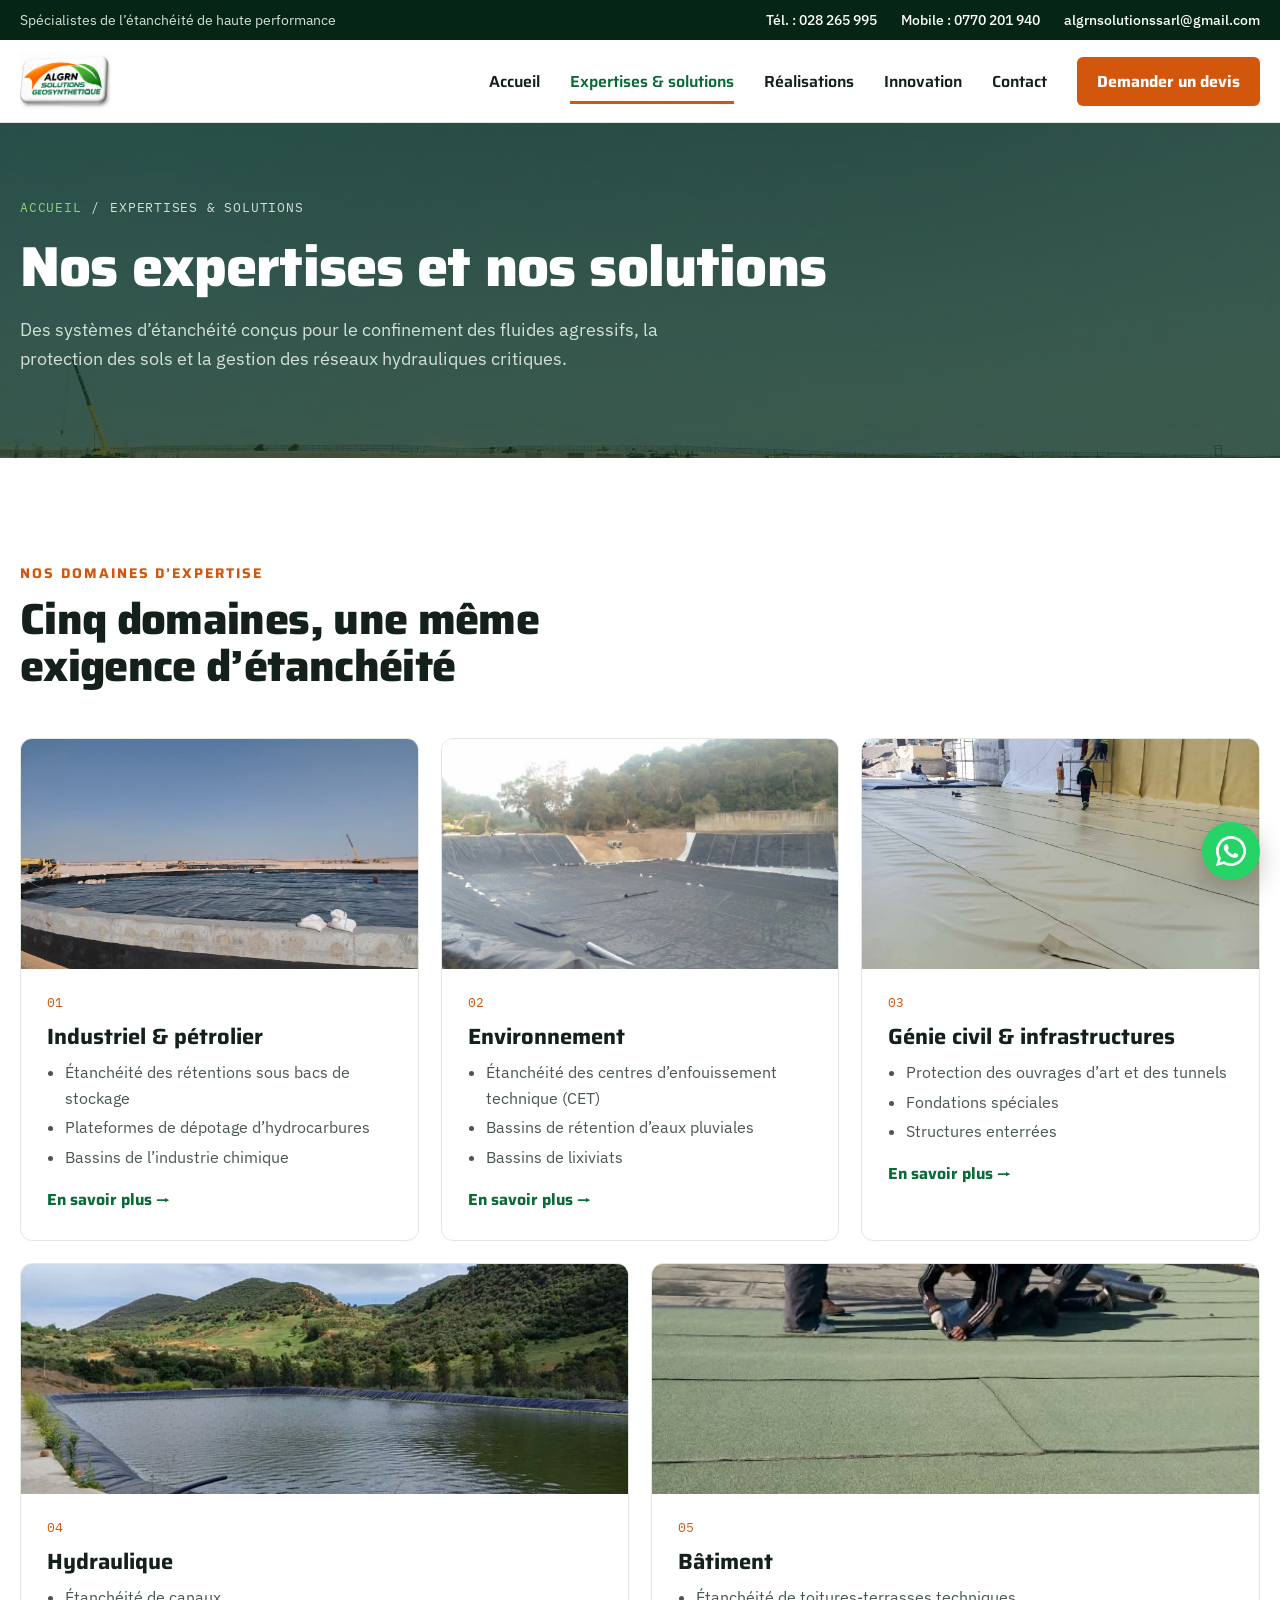
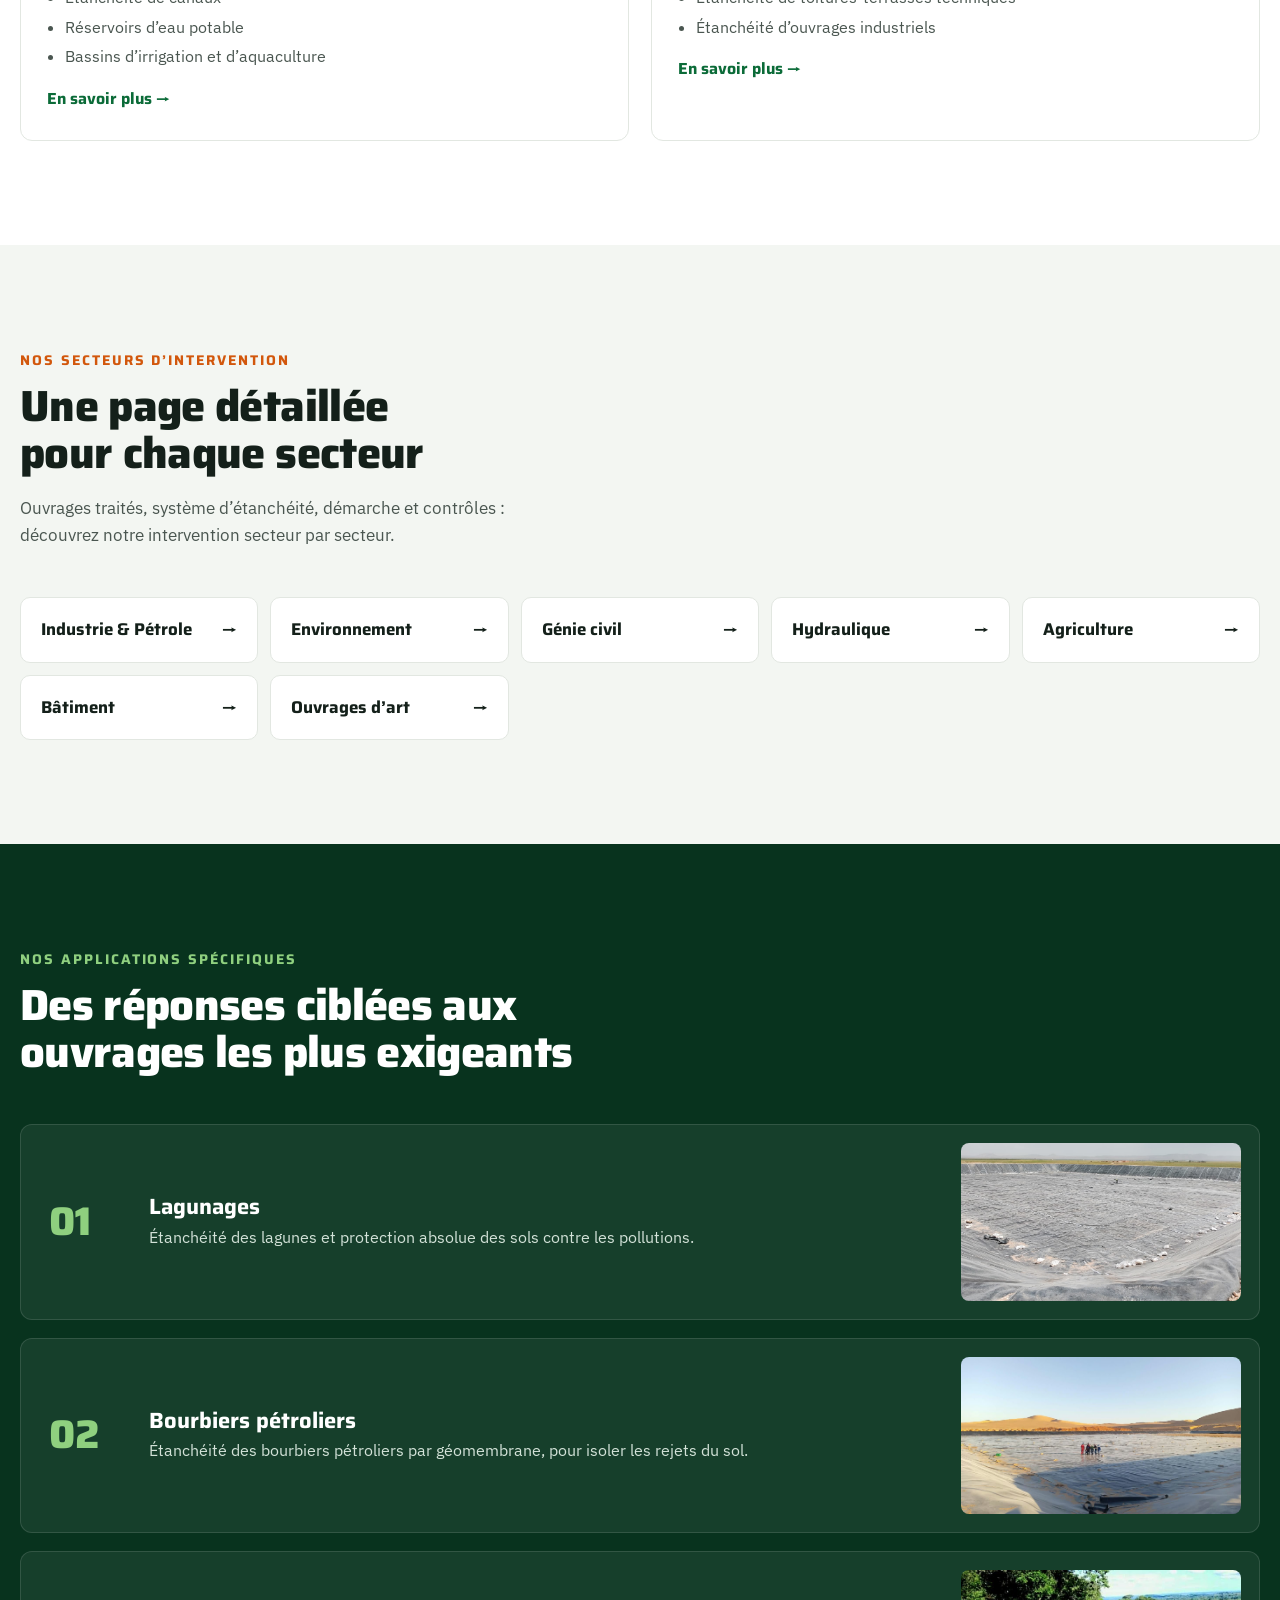
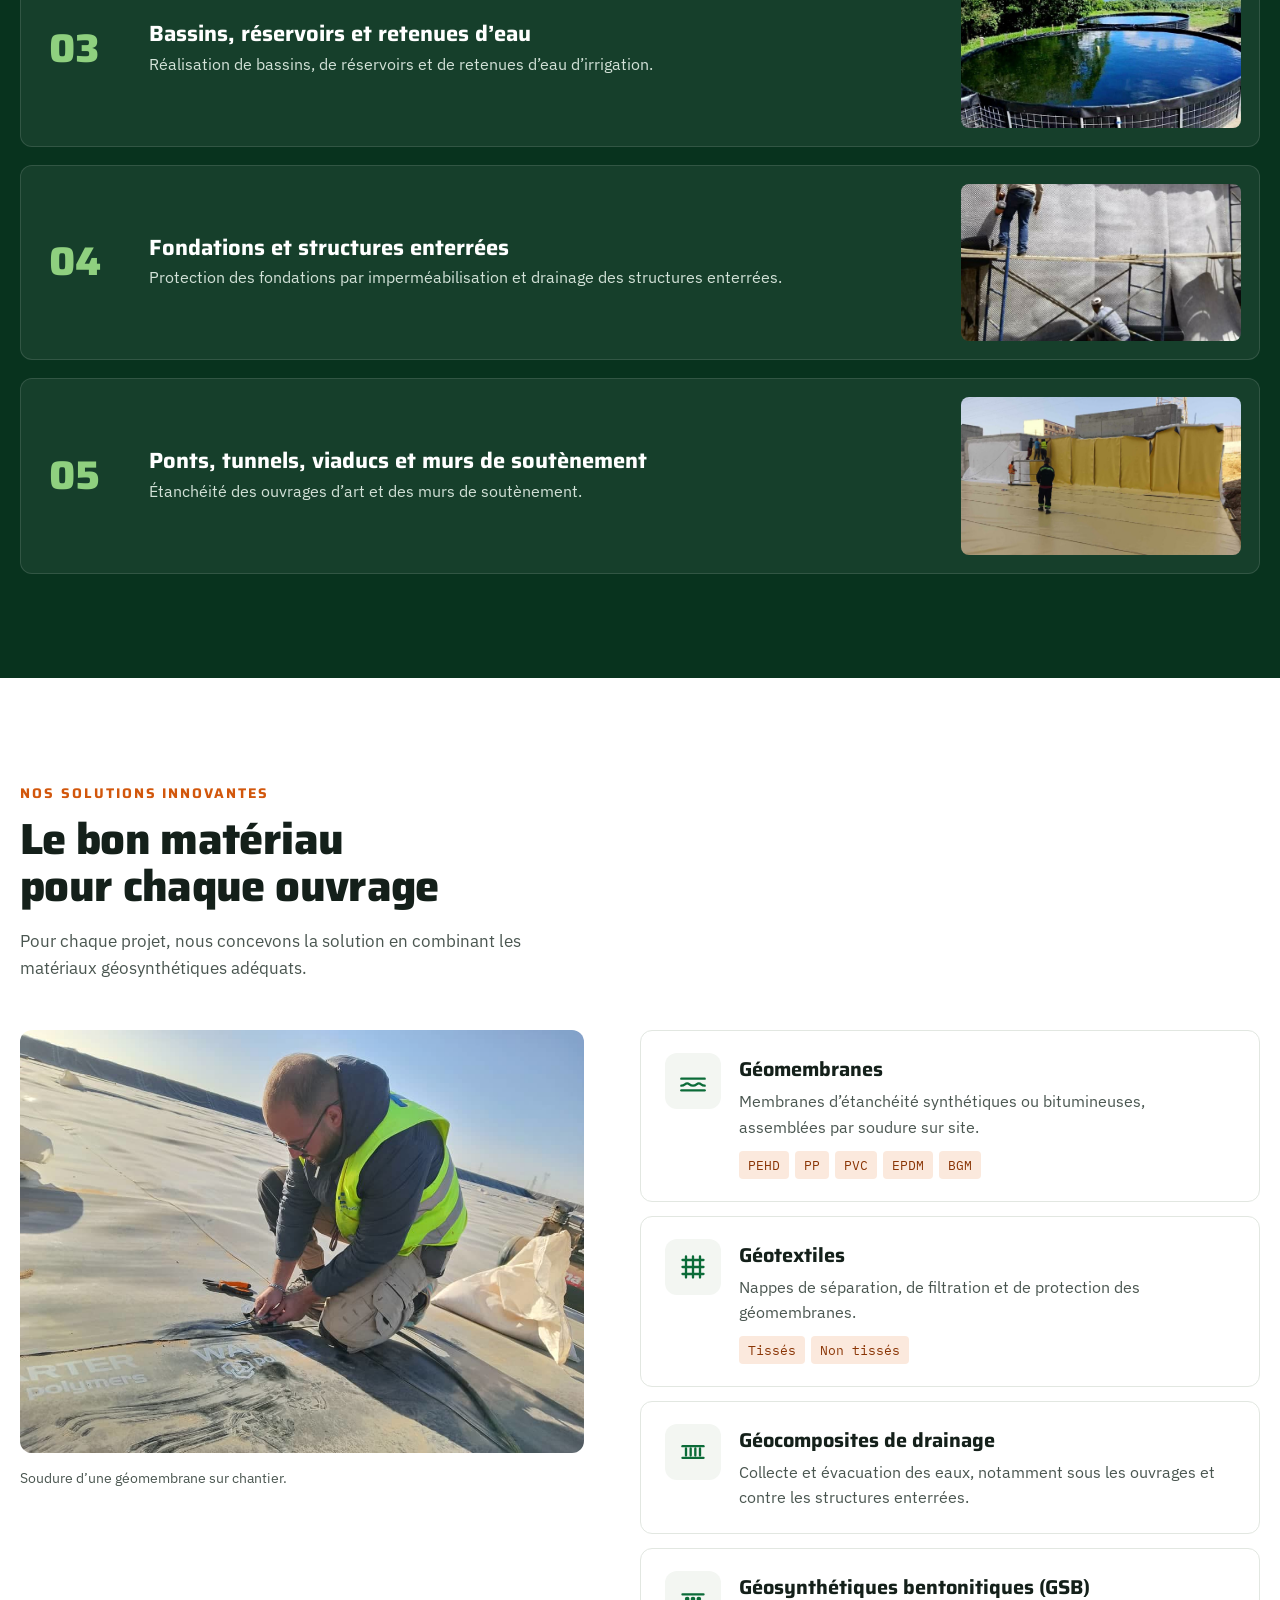
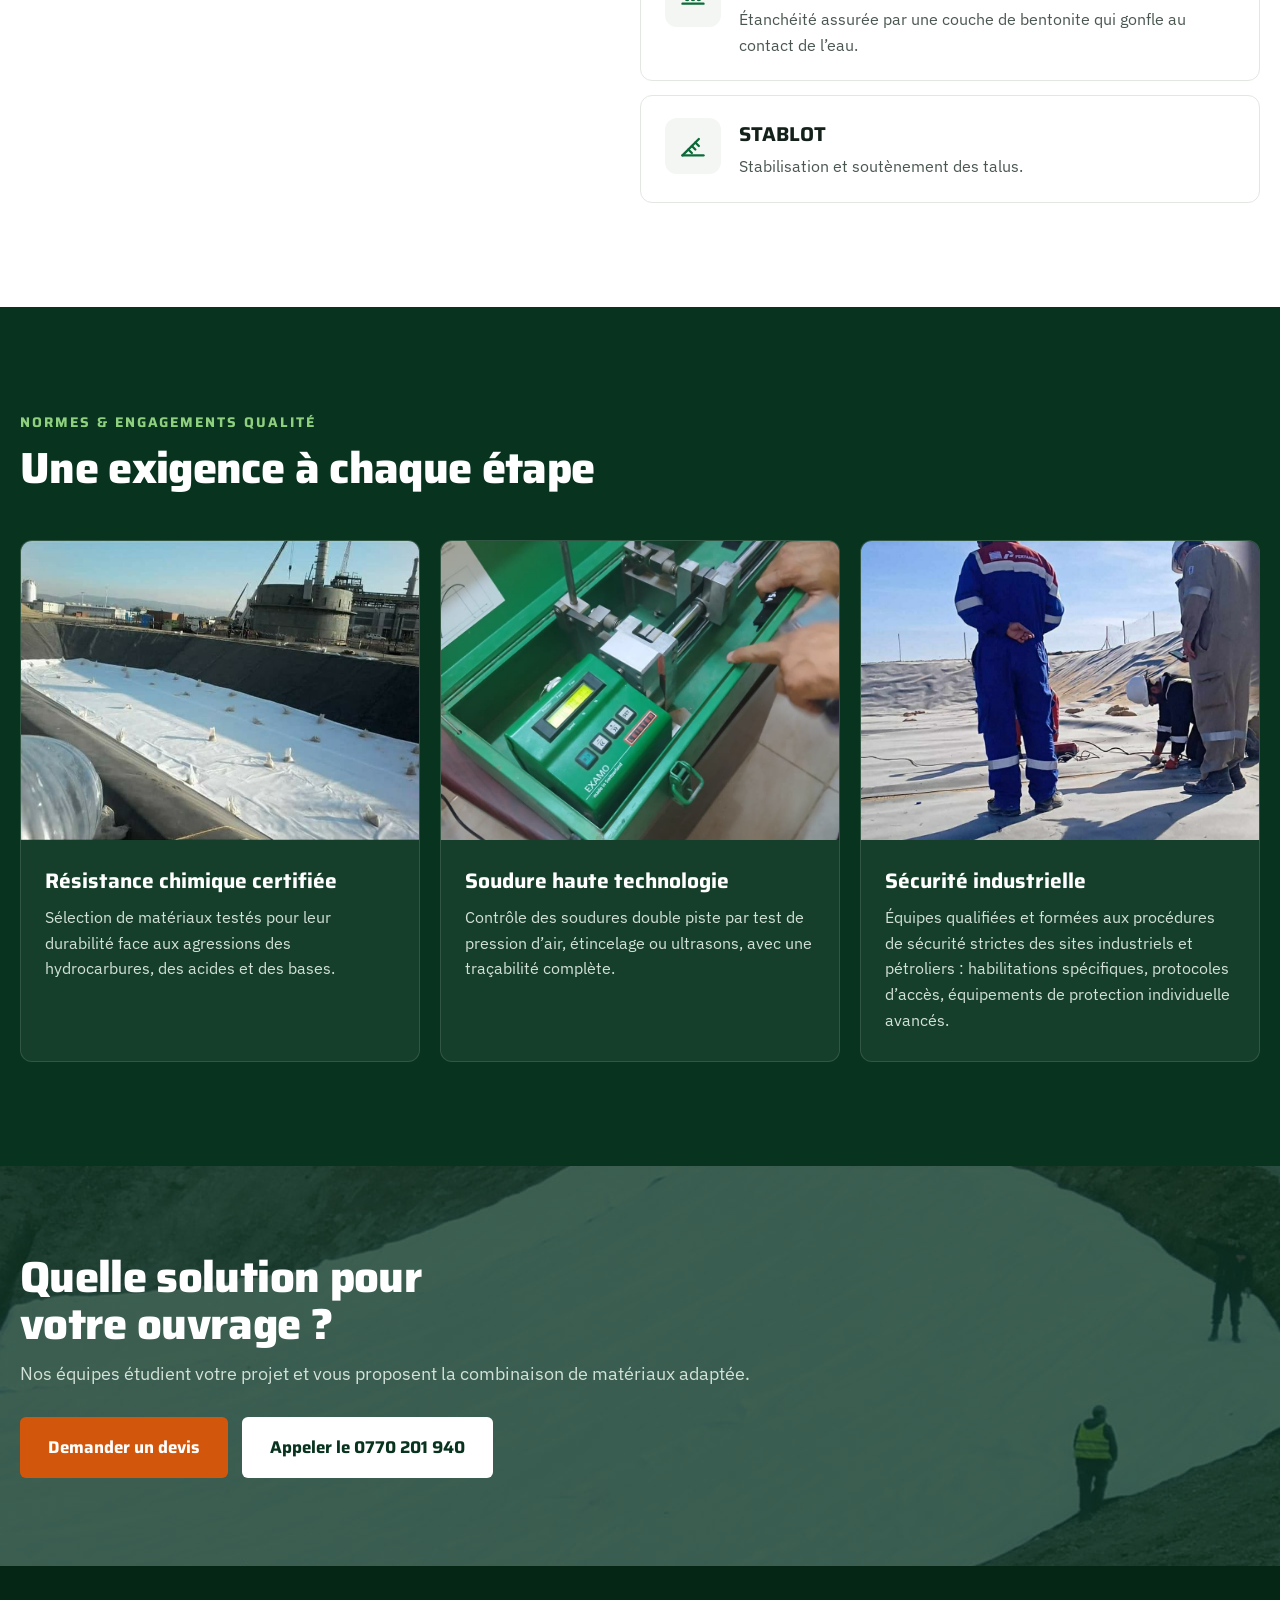
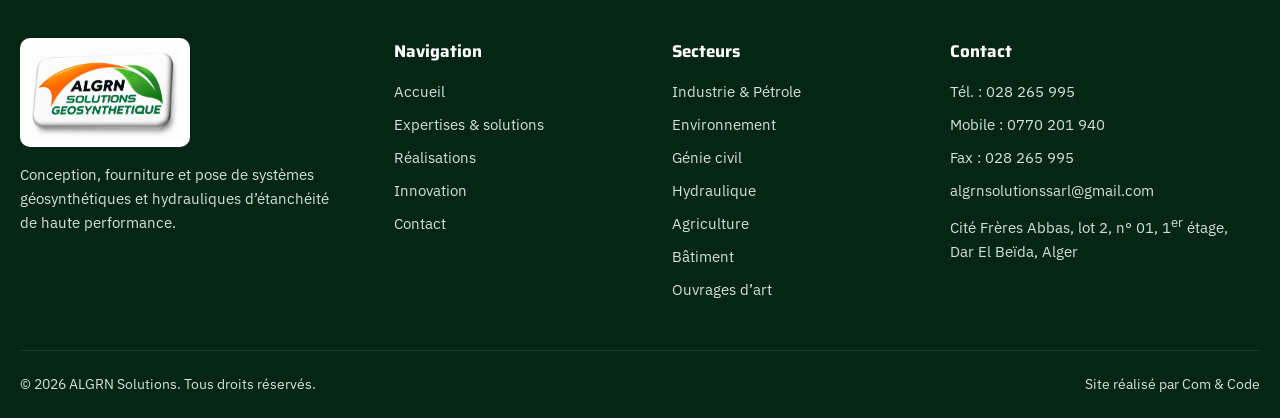
<file: solutions.html>
<!DOCTYPE html>
<html lang="fr">
<head>
  <meta charset="utf-8">
  <meta name="viewport" content="width=device-width, initial-scale=1">
  <title>Expertises et solutions – ALGRN Solutions</title>
  <meta name="description" content="Domaines d’expertise, applications et solutions géosynthétiques d’ALGRN Solutions : géomembranes, géotextiles, géocomposites de drainage, géosynthétiques bentonitiques et stabilisation des talus.">
  <link rel="icon" href="images/logo.png">
  <link rel="preconnect" href="https://fonts.googleapis.com">
  <link rel="preconnect" href="https://fonts.gstatic.com" crossorigin>
  <link href="https://fonts.googleapis.com/css2?family=IBM+Plex+Mono:wght@400;500&family=IBM+Plex+Sans:wght@400;500;600&family=Saira:wght@600;700;800&display=swap" rel="stylesheet">
  <link rel="stylesheet" href="css/style.css">
</head>
<body>
  <div class="topbar">
    <div class="wrap">
      <span class="tagline">Spécialistes de l’étanchéité de haute performance</span>
      <div class="links">
        <a href="tel:+21328265995">Tél.&nbsp;: 028 265 995</a>
        <a href="tel:+213770201940">Mobile&nbsp;: 0770 201 940</a>
        <a href="mailto:algrnsolutionssarl@gmail.com">algrnsolutionssarl@gmail.com</a>
      </div>
    </div>
  </div>

  <header class="site-header">
    <div class="wrap">
      <a class="logo" href="index.html"><img src="images/logo.png" alt="ALGRN Solutions Géosynthétique" width="1574" height="1000"></a>
      <button class="nav-toggle" type="button" aria-expanded="false" aria-label="Ouvrir le menu"><span></span><span></span><span></span></button>
      <nav class="nav" aria-label="Navigation principale">
        <a href="index.html">Accueil</a>
        <a href="solutions.html" class="is-active">Expertises &amp; solutions</a>
        <a href="realisations.html">Réalisations</a>
        <a href="innovation.html">Innovation</a>
        <a href="contact.html">Contact</a>
        <a class="btn btn-accent" href="contact.html#devis">Demander un devis</a>
      </nav>
    </div>
  </header>

  <main>
    <section class="page-hero">
      <img class="bg" src="images/photos/retention-bac-stockage-3.jpg" alt="">
      <div class="wrap">
        <nav class="crumbs" aria-label="Fil d’Ariane"><a href="index.html">Accueil</a><span aria-hidden="true">/</span><span>Expertises &amp; solutions</span></nav>
        <h1 class="display">Nos expertises et nos solutions</h1>
        <p>Des systèmes d’étanchéité conçus pour le confinement des fluides agressifs, la protection des sols et la gestion des réseaux hydrauliques critiques.</p>
      </div>
    </section>

    <section class="section">
      <div class="wrap">
        <div class="section-head">
          <div>
            <span class="eyebrow">Nos domaines d’expertise</span>
            <h2 class="display">Cinq domaines, une même exigence d’étanchéité</h2>
          </div>
        </div>
        <div class="expertise five">
          <article class="exp-card reveal" id="industriel">
            <img src="images/photos/retention-bac-stockage-2.jpg" alt="Rétention sous bac de stockage étanchée par géomembrane" loading="lazy">
            <div class="body">
              <span class="num">01</span>
              <h3>Industriel &amp; pétrolier</h3>
              <ul>
                <li>Étanchéité des rétentions sous bacs de stockage</li>
                <li>Plateformes de dépotage d’hydrocarbures</li>
                <li>Bassins de l’industrie chimique</li>
              </ul>
              <a class="more" href="industrie-petrole.html">En savoir plus →</a>
            </div>
          </article>
          <article class="exp-card reveal" id="environnement">
            <img src="images/photos/casier-cet.jpg" alt="Grand ouvrage étanché par géomembrane" loading="lazy">
            <div class="body">
              <span class="num">02</span>
              <h3>Environnement</h3>
              <ul>
                <li>Étanchéité des centres d’enfouissement technique (CET)</li>
                <li>Bassins de rétention d’eaux pluviales</li>
                <li>Bassins de lixiviats</li>
              </ul>
              <a class="more" href="environnement.html">En savoir plus →</a>
            </div>
          </article>
          <article class="exp-card reveal" id="genie-civil">
            <img src="images/photos/ouvrage-enterre-pvc-2.jpg" alt="Membranes d’étanchéité posées sur un radier et des voiles en béton" loading="lazy">
            <div class="body">
              <span class="num">03</span>
              <h3>Génie civil &amp; infrastructures</h3>
              <ul>
                <li>Protection des ouvrages d’art et des tunnels</li>
                <li>Fondations spéciales</li>
                <li>Structures enterrées</li>
              </ul>
              <a class="more" href="genie-civil.html">En savoir plus →</a>
            </div>
          </article>
          <article class="exp-card reveal" id="hydraulique">
            <img src="images/photos/bassin-irrigation-collines.jpg" alt="Bassin d’irrigation étanché par géomembrane" loading="lazy">
            <div class="body">
              <span class="num">04</span>
              <h3>Hydraulique</h3>
              <ul>
                <li>Étanchéité de canaux</li>
                <li>Réservoirs d’eau potable</li>
                <li>Bassins d’irrigation et d’aquaculture</li>
              </ul>
              <a class="more" href="hydraulique.html">En savoir plus →</a>
            </div>
          </article>
          <article class="exp-card reveal" id="batiment">
            <img src="images/photos/toiture-terrasse-2.jpg" alt="Pose de membranes d’étanchéité sur une toiture-terrasse" loading="lazy">
            <div class="body">
              <span class="num">05</span>
              <h3>Bâtiment</h3>
              <ul>
                <li>Étanchéité de toitures-terrasses techniques</li>
                <li>Étanchéité d’ouvrages industriels</li>
              </ul>
              <a class="more" href="batiment.html">En savoir plus →</a>
            </div>
          </article>
        </div>
      </div>
    </section>

    <section class="section bg-cream" id="secteurs">
      <div class="wrap">
        <div class="section-head">
          <div>
            <span class="eyebrow">Nos secteurs d’intervention</span>
            <h2 class="display">Une page détaillée pour chaque secteur</h2>
          </div>
          <p>Ouvrages traités, système d’étanchéité, démarche et contrôles&nbsp;: découvrez notre intervention secteur par secteur.</p>
        </div>
        <div class="sector-links">
          <a href="industrie-petrole.html"><span>Industrie &amp; Pétrole</span><span aria-hidden="true">→</span></a>
          <a href="environnement.html"><span>Environnement</span><span aria-hidden="true">→</span></a>
          <a href="genie-civil.html"><span>Génie civil</span><span aria-hidden="true">→</span></a>
          <a href="hydraulique.html"><span>Hydraulique</span><span aria-hidden="true">→</span></a>
          <a href="agriculture.html"><span>Agriculture</span><span aria-hidden="true">→</span></a>
          <a href="batiment.html"><span>Bâtiment</span><span aria-hidden="true">→</span></a>
          <a href="ouvrages-art.html"><span>Ouvrages d’art</span><span aria-hidden="true">→</span></a>
        </div>
      </div>
    </section>

    <section class="section on-dark" id="applications">
      <div class="wrap">
        <div class="section-head">
          <div>
            <span class="eyebrow">Nos applications spécifiques</span>
            <h2 class="display">Des réponses ciblées aux ouvrages les plus exigeants</h2>
          </div>
        </div>
        <div class="apps">
          <article class="app reveal">
            <span class="n">01</span>
            <div>
              <h3>Lagunages</h3>
              <p>Étanchéité des lagunes et protection absolue des sols contre les pollutions.</p>
            </div>
            <img src="images/photos/lagunage-geomembrane.jpg" alt="Lagune revêtue de géomembrane" loading="lazy">
          </article>
          <article class="app reveal">
            <span class="n">02</span>
            <div>
              <h3>Bourbiers pétroliers</h3>
              <p>Étanchéité des bourbiers pétroliers par géomembrane, pour isoler les rejets du sol.</p>
            </div>
            <img src="images/photos/bourbier-petrolier-desert.jpg" alt="Géomembrane posée sur un site pétrolier en zone désertique" loading="lazy">
          </article>
          <article class="app reveal">
            <span class="n">03</span>
            <div>
              <h3>Bassins, réservoirs et retenues d’eau</h3>
              <p>Réalisation de bassins, de réservoirs et de retenues d’eau d’irrigation.</p>
            </div>
            <img src="images/photos/reservoirs-circulaires.jpg" alt="Réservoirs circulaires revêtus de géomembrane" loading="lazy">
          </article>
          <article class="app reveal">
            <span class="n">04</span>
            <div>
              <h3>Fondations et structures enterrées</h3>
              <p>Protection des fondations par imperméabilisation et drainage des structures enterrées.</p>
            </div>
            <img src="images/photos/fondations-drainage-2.jpg" alt="Pose d’une nappe de protection et de drainage sur un mur enterré" loading="lazy">
          </article>
          <article class="app reveal">
            <span class="n">05</span>
            <div>
              <h3>Ponts, tunnels, viaducs et murs de soutènement</h3>
              <p>Étanchéité des ouvrages d’art et des murs de soutènement.</p>
            </div>
            <img src="images/photos/ouvrage-enterre-pvc.jpg" alt="Membranes d’étanchéité posées sur une structure en béton" loading="lazy">
          </article>
        </div>
      </div>
    </section>

    <section class="section" id="materiaux">
      <div class="wrap">
        <div class="section-head">
          <div>
            <span class="eyebrow">Nos solutions innovantes</span>
            <h2 class="display">Le bon matériau pour chaque ouvrage</h2>
          </div>
          <p>Pour chaque projet, nous concevons la solution en combinant les matériaux géosynthétiques adéquats.</p>
        </div>
        <div class="materials-layout">
          <figure class="materials-photo reveal">
            <img src="images/photos/soudure-geomembrane.jpg" alt="Technicien soudant une géomembrane sur chantier" loading="lazy">
            <figcaption>Soudure d’une géomembrane sur chantier.</figcaption>
          </figure>
          <ul class="materials">
            <li class="material reveal">
              <span class="ico"><svg width="28" height="28" viewBox="0 0 24 24" fill="none" stroke="#0B6B38" stroke-width="2" stroke-linecap="round" stroke-linejoin="round" aria-hidden="true"><path d="M2 16c3 0 3-2 5-2s2 2 5 2 3-2 5-2 2 2 5 2"/><path d="M2 10h20"/><path d="M2 20h20"/></svg></span>
              <div>
                <h3>Géomembranes</h3>
                <p>Membranes d’étanchéité synthétiques ou bitumineuses, assemblées par soudure sur site.</p>
                <div class="tags"><span>PEHD</span><span>PP</span><span>PVC</span><span>EPDM</span><span>BGM</span></div>
              </div>
            </li>
            <li class="material reveal">
              <span class="ico"><svg width="28" height="28" viewBox="0 0 24 24" fill="none" stroke="#0B6B38" stroke-width="2" stroke-linecap="round" stroke-linejoin="round" aria-hidden="true"><path d="M3 6h18M3 12h18M3 18h18M6 3v18M12 3v18M18 3v18"/></svg></span>
              <div>
                <h3>Géotextiles</h3>
                <p>Nappes de séparation, de filtration et de protection des géomembranes.</p>
                <div class="tags"><span>Tissés</span><span>Non tissés</span></div>
              </div>
            </li>
            <li class="material reveal">
              <span class="ico"><svg width="28" height="28" viewBox="0 0 24 24" fill="none" stroke="#0B6B38" stroke-width="2" stroke-linecap="round" stroke-linejoin="round" aria-hidden="true"><path d="M3 7h18"/><path d="M3 17h18"/><path d="M6 9v6M10 9v6M14 9v6M18 9v6"/></svg></span>
              <div>
                <h3>Géocomposites de drainage</h3>
                <p>Collecte et évacuation des eaux, notamment sous les ouvrages et contre les structures enterrées.</p>
              </div>
            </li>
            <li class="material reveal">
              <span class="ico"><svg width="28" height="28" viewBox="0 0 24 24" fill="none" stroke="#0B6B38" stroke-width="2" stroke-linecap="round" stroke-linejoin="round" aria-hidden="true"><path d="M3 8h18M3 16h18"/><circle cx="7" cy="12" r="1"/><circle cx="12" cy="12" r="1"/><circle cx="17" cy="12" r="1"/></svg></span>
              <div>
                <h3>Géosynthétiques bentonitiques (GSB)</h3>
                <p>Étanchéité assurée par une couche de bentonite qui gonfle au contact de l’eau.</p>
              </div>
            </li>
            <li class="material reveal">
              <span class="ico"><svg width="28" height="28" viewBox="0 0 24 24" fill="none" stroke="#0B6B38" stroke-width="2" stroke-linecap="round" stroke-linejoin="round" aria-hidden="true"><path d="M3 20h18"/><path d="M3 20L17 6"/><path d="M8 15l3 3M11 12l3 3M14 9l3 3"/></svg></span>
              <div>
                <h3>STABLOT</h3>
                <p>Stabilisation et soutènement des talus.</p>
              </div>
            </li>
          </ul>
        </div>
      </div>
    </section>

    <section class="section on-dark" id="qualite">
      <div class="wrap">
        <div class="section-head">
          <div>
            <span class="eyebrow">Normes &amp; engagements qualité</span>
            <h2 class="display">Une exigence à chaque étape</h2>
          </div>
        </div>
        <div class="quality">
          <article class="q-card reveal">
            <img src="images/photos/bassin-industriel-geotextile.jpg" alt="Bassin en site industriel revêtu de géomembrane et de géotextile" loading="lazy">
            <div class="body">
              <h3>Résistance chimique certifiée</h3>
              <p>Sélection de matériaux testés pour leur durabilité face aux agressions des hydrocarbures, des acides et des bases.</p>
            </div>
          </article>
          <article class="q-card reveal">
            <img src="images/photos/essai-soudure.jpg" alt="Essai de traction sur un échantillon de soudure" loading="lazy">
            <div class="body">
              <h3>Soudure haute technologie</h3>
              <p>Contrôle des soudures double piste par test de pression d’air, étincelage ou ultrasons, avec une traçabilité complète.</p>
            </div>
          </article>
          <article class="q-card reveal">
            <img src="images/photos/site-petrolier-soudure.jpg" alt="Technicien soudant une géomembrane sous la supervision d’agents d’un site pétrolier" loading="lazy">
            <div class="body">
              <h3>Sécurité industrielle</h3>
              <p>Équipes qualifiées et formées aux procédures de sécurité strictes des sites industriels et pétroliers&nbsp;: habilitations spécifiques, protocoles d’accès, équipements de protection individuelle avancés.</p>
            </div>
          </article>
        </div>
      </div>
    </section>

    <section class="cta-band">
      <img class="bg" src="images/photos/talus-geotextile.jpg" alt="" loading="lazy">
      <div class="wrap">
        <div>
          <h2 class="display">Quelle solution pour votre ouvrage&nbsp;?</h2>
          <p>Nos équipes étudient votre projet et vous proposent la combinaison de matériaux adaptée.</p>
        </div>
        <div class="cta-actions">
          <a class="btn btn-accent btn-lg" href="contact.html#devis">Demander un devis</a>
          <a class="btn btn-white btn-lg" href="tel:+213770201940">Appeler le 0770 201 940</a>
        </div>
      </div>
    </section>
  </main>

  <footer class="site-footer">
    <div class="wrap grid">
      <div class="brand">
        <img src="images/logo.png" alt="ALGRN Solutions Géosynthétique" loading="lazy">
        <p>Conception, fourniture et pose de systèmes géosynthétiques et hydrauliques d’étanchéité de haute performance.</p>
      </div>
      <div class="col">
        <strong>Navigation</strong>
        <a href="index.html">Accueil</a>
        <a href="solutions.html">Expertises &amp; solutions</a>
        <a href="realisations.html">Réalisations</a>
        <a href="innovation.html">Innovation</a>
        <a href="contact.html">Contact</a>
      </div>
      <div class="col">
        <strong>Secteurs</strong>
        <a href="industrie-petrole.html">Industrie &amp; Pétrole</a>
        <a href="environnement.html">Environnement</a>
        <a href="genie-civil.html">Génie civil</a>
        <a href="hydraulique.html">Hydraulique</a>
        <a href="agriculture.html">Agriculture</a>
        <a href="batiment.html">Bâtiment</a>
        <a href="ouvrages-art.html">Ouvrages d’art</a>
      </div>
      <div class="col">
        <strong>Contact</strong>
        <a href="tel:+21328265995">Tél.&nbsp;: 028 265 995</a>
        <a href="tel:+213770201940">Mobile&nbsp;: 0770 201 940</a>
        <span>Fax&nbsp;: 028 265 995</span>
        <a href="mailto:algrnsolutionssarl@gmail.com">algrnsolutionssarl@gmail.com</a>
        <span>Cité Frères Abbas, lot 2, n°&nbsp;01, 1<sup>er</sup>&nbsp;étage, <span class="nowrap">Dar El Beïda</span>, Alger</span>
      </div>
    </div>
    <div class="wrap legal">
      <span>© 2026 ALGRN Solutions. Tous droits réservés.</span>
      <span>Site réalisé par Com &amp; Code</span>
    </div>
  </footer>

  <a class="wa-float" href="https://wa.me/213770201940" aria-label="Nous écrire sur WhatsApp"><svg width="30" height="30" viewBox="0 0 24 24" fill="#fff" aria-hidden="true"><path d="M17.5 14.4c-.3-.1-1.7-.8-2-.9-.3-.1-.5-.1-.7.1-.2.3-.8.9-.9 1.1-.2.2-.3.2-.6.1-.3-.1-1.2-.5-2.3-1.4-.9-.8-1.4-1.7-1.6-2-.2-.3 0-.5.1-.6l.4-.5c.1-.2.2-.3.3-.5.1-.2 0-.4 0-.5l-.9-2.2c-.2-.6-.5-.5-.7-.5h-.6c-.2 0-.5.1-.8.4-.3.3-1 1-1 2.4s1 2.8 1.2 3c.1.2 2 3.1 4.9 4.3.7.3 1.2.5 1.6.6.7.2 1.3.2 1.8.1.6-.1 1.7-.7 1.9-1.4.2-.7.2-1.3.2-1.4-.1-.1-.3-.2-.6-.3zM12 21.8c-1.8 0-3.5-.5-5-1.4l-.4-.2-3.7 1 1-3.6-.2-.4C2.7 15.6 2.2 13.8 2.2 12 2.2 6.6 6.6 2.2 12 2.2S21.8 6.6 21.8 12 17.4 21.8 12 21.8zM12 0C5.4 0 0 5.4 0 12c0 2.1.6 4.2 1.6 6L0 24l6.2-1.6c1.8 1 3.8 1.5 5.8 1.5 6.6 0 12-5.4 12-12S18.6 0 12 0z"/></svg></a>

  <script src="js/main.js"></script>
</body>
</html>
</file>
<file: css/style.css>
:root {
  --ink: #14201A;
  --forest: #08331E;
  --forest-deep: #062615;
  --green: #0B6B38;
  --leaf: #3FA535;
  --mint: #8FD07F;
  --accent: #D2570C;
  --accent-soft: #FBE9DD;
  --cream: #F3F6F2;
  --paper: #FFFFFF;
  --muted: #4A5650;
  --line: #E2E7E1;
  --on-dark: #D3E2D8;
  --radius: 12px;
}

*,
*::before,
*::after { box-sizing: border-box; }

html { scroll-behavior: smooth; }

body {
  margin: 0;
  color: var(--ink);
  background: var(--paper);
  font-family: "IBM Plex Sans", system-ui, sans-serif;
  font-size: 16px;
  line-height: 1.6;
  -webkit-font-smoothing: antialiased;
}

img, video { max-width: 100%; display: block; }
a { color: var(--green); }
button { font: inherit; }

.wrap {
  width: min(1240px, calc(100% - 40px));
  margin-inline: auto;
}

.eyebrow {
  display: inline-block;
  font-family: "Saira", sans-serif;
  font-weight: 700;
  font-size: 14px;
  letter-spacing: 0.14em;
  text-transform: uppercase;
  color: var(--accent);
}
.on-dark .eyebrow { color: var(--mint); }

.display {
  margin: 0;
  font-family: "Saira", sans-serif;
  font-weight: 800;
  line-height: 1.08;
  letter-spacing: -0.015em;
  text-wrap: balance;
}

.section { padding: 104px 0; }
.section-head {
  display: flex;
  flex-wrap: wrap;
  gap: 18px 48px;
  align-items: flex-end;
  justify-content: space-between;
  margin-bottom: 48px;
}
.section-head > div { display: flex; flex-direction: column; gap: 12px; max-width: 720px; }
.section-head h2 { font-size: clamp(30px, 3.4vw, 46px); }
.section-head p { margin: 0; color: var(--muted); font-size: 17px; max-width: 560px; }
.on-dark .section-head p { color: var(--on-dark); }

.bg-cream { background: var(--cream); }
.on-dark { background: var(--forest); color: #fff; }

/* ——— Topbar & header ——— */
.topbar {
  background: var(--forest-deep);
  color: var(--on-dark);
  font-size: 14px;
}
.topbar .wrap {
  padding: 9px 0;
  display: flex;
  flex-wrap: wrap;
  gap: 6px 26px;
  justify-content: space-between;
  align-items: center;
}
.topbar .links { display: flex; flex-wrap: wrap; gap: 6px 24px; }
.topbar a { color: #fff; text-decoration: none; font-weight: 500; }
.topbar a:hover { color: var(--mint); }

.site-header {
  background: #fff;
  position: sticky;
  top: 0;
  z-index: 50;
  box-shadow: 0 1px 0 var(--line);
}
.site-header .wrap {
  padding: 12px 0;
  display: flex;
  gap: 16px 40px;
  align-items: center;
  justify-content: space-between;
}
.logo img { height: 58px; width: auto; mix-blend-mode: multiply; }
.nav {
  display: flex;
  gap: 4px 30px;
  align-items: center;
  font-family: "Saira", sans-serif;
  font-weight: 600;
  font-size: 16px;
}
.nav a { color: var(--ink); text-decoration: none; padding: 10px 0; }
.nav a:hover { color: var(--green); }
.nav a.is-active { color: var(--green); box-shadow: inset 0 -3px 0 var(--accent); }
.nav .btn { padding: 12px 20px; box-shadow: none; color: #fff; }
.nav .btn:hover { color: #fff; }
.nav-toggle {
  display: none;
  width: 46px;
  height: 46px;
  border: 1px solid var(--line);
  background: #fff;
  border-radius: 8px;
  cursor: pointer;
  align-items: center;
  justify-content: center;
  flex-direction: column;
  gap: 5px;
}
.nav-toggle span { display: block; width: 20px; height: 2px; background: var(--ink); }

/* ——— Buttons ——— */
.btn {
  display: inline-flex;
  align-items: center;
  justify-content: center;
  gap: 10px;
  text-decoration: none;
  font-family: "Saira", sans-serif;
  font-weight: 700;
  font-size: 16px;
  padding: 15px 24px;
  border-radius: 6px;
  border: 0;
  cursor: pointer;
  transition: transform 0.15s ease, filter 0.15s ease;
}
.btn:hover { transform: translateY(-1px); filter: brightness(1.06); }
.btn-accent { background: var(--accent); color: #fff; }
.btn-white { background: #fff; color: var(--forest); }
.btn-forest { background: var(--forest); color: #fff; }
.btn-ghost { background: transparent; color: #fff; box-shadow: inset 0 0 0 2px rgba(255,255,255,0.5); }
.btn-lg { font-size: 17px; padding: 17px 28px; }

:where(a, button, summary):focus-visible {
  outline: 3px solid var(--mint);
  outline-offset: 3px;
}

/* ——— Hero ——— */
.hero {
  position: relative;
  min-height: min(760px, 92vh);
  display: flex;
  align-items: center;
  overflow: hidden;
  background: var(--forest);
}
.hero .bg {
  position: absolute;
  inset: 0;
  width: 100%;
  height: 100%;
  object-fit: cover;
  object-position: 50% 55%;
  animation: hero-zoom 18s ease-out both;
}
@keyframes hero-zoom { from { transform: scale(1.08); } to { transform: scale(1); } }
.hero::after {
  content: "";
  position: absolute;
  inset: 0;
  background: linear-gradient(90deg, rgba(6,38,21,0.94) 0%, rgba(6,38,21,0.78) 42%, rgba(6,38,21,0.2) 78%, rgba(6,38,21,0.05) 100%);
}
.hero .wrap { position: relative; z-index: 1; padding: 88px 0 120px; }
.hero-copy { max-width: 660px; display: flex; flex-direction: column; gap: 24px; color: #fff; }
.badge {
  align-self: flex-start;
  font-family: "IBM Plex Mono", monospace;
  font-size: 13px;
  letter-spacing: 0.08em;
  text-transform: uppercase;
  background: rgba(255,255,255,0.1);
  border: 1px solid rgba(255,255,255,0.3);
  padding: 7px 12px;
  border-radius: 4px;
}
.hero h1 { font-size: clamp(38px, 5vw, 68px); line-height: 1.02; color: #fff; }
.hero h1 em { font-style: normal; color: var(--mint); }
.hero p { margin: 0; font-size: 19px; line-height: 1.65; color: var(--on-dark); }
.hero-actions { display: flex; flex-wrap: wrap; gap: 14px; }

.hero-strip {
  position: relative;
  z-index: 2;
  margin-top: -64px;
}
.hero-strip ul {
  list-style: none;
  margin: 0;
  padding: 0;
  display: grid;
  grid-template-columns: repeat(4, 1fr);
  background: #fff;
  border-radius: var(--radius);
  box-shadow: 0 20px 50px rgba(8,51,30,0.16);
  overflow: hidden;
}
.hero-strip li {
  padding: 24px 26px;
  border-right: 1px solid var(--line);
  display: flex;
  flex-direction: column;
  gap: 4px;
}
.hero-strip li:last-child { border-right: 0; }
.hero-strip strong { font-family: "Saira", sans-serif; font-size: 19px; color: var(--forest); }
.hero-strip span { font-size: 14.5px; color: var(--muted); line-height: 1.45; }

/* ——— Page hero (inner pages) ——— */
.page-hero {
  position: relative;
  background: var(--forest);
  color: #fff;
  overflow: hidden;
}
.page-hero .bg {
  position: absolute;
  inset: 0;
  width: 100%;
  height: 100%;
  object-fit: cover;
  opacity: 0.32;
}
.page-hero .wrap { position: relative; padding: 76px 0 84px; display: flex; flex-direction: column; gap: 18px; }
.page-hero h1 { font-size: clamp(36px, 4.4vw, 58px); max-width: 860px; }
.page-hero p { margin: 0; font-size: 18px; color: var(--on-dark); max-width: 680px; }
.crumbs { display: flex; gap: 10px; font-family: "IBM Plex Mono", monospace; font-size: 13px; text-transform: uppercase; letter-spacing: 0.06em; color: var(--on-dark); }
.crumbs a { color: var(--mint); text-decoration: none; }

/* ——— Présentation ——— */
.intro {
  display: grid;
  grid-template-columns: 1.05fr 1fr;
  gap: 72px;
  align-items: center;
}
.intro-photos { position: relative; padding: 0 0 48px 0; }
.intro-photos .main { width: 88%; aspect-ratio: 4 / 3; object-fit: cover; border-radius: var(--radius); }
.intro-photos .inset {
  position: absolute;
  right: 0;
  bottom: 0;
  width: 46%;
  aspect-ratio: 3 / 4;
  object-fit: cover;
  border-radius: var(--radius);
  border: 6px solid #fff;
  box-shadow: 0 16px 40px rgba(8,51,30,0.2);
}
.intro-copy { display: flex; flex-direction: column; gap: 20px; }
.intro-copy h2 { font-size: clamp(30px, 3.2vw, 44px); }
.intro-copy p { margin: 0; font-size: 17px; line-height: 1.75; color: var(--muted); }
.intro-copy .lead { font-size: 19px; color: var(--ink); font-weight: 500; }
.checks { list-style: none; margin: 6px 0 0; padding: 0; display: grid; gap: 12px; }
.checks li { display: flex; gap: 12px; align-items: flex-start; font-weight: 500; }
.checks svg { flex: none; margin-top: 2px; }

/* ——— Secteurs ——— */
.sectors {
  display: grid;
  grid-template-columns: repeat(4, 1fr);
  gap: 18px;
}
.sector {
  position: relative;
  border-radius: var(--radius);
  overflow: hidden;
  min-height: 300px;
  display: flex;
  align-items: flex-end;
  color: #fff;
  isolation: isolate;
}
.sector img {
  position: absolute;
  inset: 0;
  width: 100%;
  height: 100%;
  object-fit: cover;
  z-index: -2;
  transition: transform 0.5s ease;
}
.sector::before {
  content: "";
  position: absolute;
  inset: 0;
  z-index: -1;
  background: linear-gradient(180deg, rgba(6,38,21,0) 30%, rgba(6,38,21,0.9) 100%);
}
.sector:hover img { transform: scale(1.05); }
.sector .body { padding: 22px; display: flex; flex-direction: column; gap: 6px; }
.sector .ico {
  width: 44px;
  height: 44px;
  border-radius: 10px;
  background: var(--accent);
  display: grid;
  place-items: center;
  margin-bottom: 6px;
}
.sector strong { font-family: "Saira", sans-serif; font-size: 21px; line-height: 1.2; }
.sector span { font-size: 15px; color: #E1EDE5; line-height: 1.45; }
.sector.wide { grid-column: span 2; }

/* ——— Expertise (cards) ——— */
.expertise {
  display: grid;
  grid-template-columns: repeat(auto-fit, minmax(300px, 1fr));
  gap: 22px;
}
.exp-card {
  background: #fff;
  border: 1px solid var(--line);
  border-radius: var(--radius);
  overflow: hidden;
  display: flex;
  flex-direction: column;
}
.exp-card img { width: 100%; aspect-ratio: 16 / 10; object-fit: cover; }
.exp-card .body { padding: 24px 26px 28px; display: flex; flex-direction: column; gap: 10px; }
.exp-card .num { font-family: "IBM Plex Mono", monospace; font-size: 13px; color: var(--accent); }
.exp-card h3 { margin: 0; font-family: "Saira", sans-serif; font-size: 22px; line-height: 1.2; }
.exp-card p { margin: 0; color: var(--muted); }
.exp-card ul { margin: 0; padding-left: 18px; color: var(--muted); display: grid; gap: 4px; }

/* ——— Applications ——— */
.apps { display: grid; gap: 18px; }
.app {
  display: grid;
  grid-template-columns: 72px 1fr 280px;
  gap: 28px;
  align-items: center;
  padding: 18px 18px 18px 28px;
  background: rgba(255,255,255,0.06);
  border: 1px solid rgba(255,255,255,0.12);
  border-radius: var(--radius);
}
.app .n { font-family: "Saira", sans-serif; font-weight: 800; font-size: 40px; color: var(--mint); line-height: 1; }
.app h3 { margin: 0 0 4px; font-family: "Saira", sans-serif; font-size: 22px; line-height: 1.25; }
.app p { margin: 0; color: var(--on-dark); }
.app img { width: 100%; aspect-ratio: 16 / 9; object-fit: cover; border-radius: 8px; }

/* ——— Matériaux ——— */
.materials-layout { display: grid; grid-template-columns: 1fr 1.1fr; gap: 56px; align-items: start; }
.materials-photo { position: sticky; top: 110px; display: grid; gap: 14px; }
.materials-photo img { width: 100%; border-radius: var(--radius); object-fit: cover; aspect-ratio: 4 / 3; }
.materials-photo figcaption { font-size: 14px; color: var(--muted); }
.materials { list-style: none; margin: 0; padding: 0; display: grid; gap: 14px; }
.material {
  display: grid;
  grid-template-columns: 56px 1fr;
  gap: 18px;
  padding: 22px 24px;
  border: 1px solid var(--line);
  border-radius: var(--radius);
  background: #fff;
}
.material .ico {
  width: 56px;
  height: 56px;
  border-radius: 12px;
  background: var(--cream);
  display: grid;
  place-items: center;
}
.material h3 { margin: 0 0 4px; font-family: "Saira", sans-serif; font-size: 20px; }
.material p { margin: 0; color: var(--muted); }
.tags { display: flex; flex-wrap: wrap; gap: 6px; margin-top: 10px; }
.tags span {
  font-family: "IBM Plex Mono", monospace;
  font-size: 12.5px;
  padding: 4px 9px;
  border-radius: 4px;
  background: var(--accent-soft);
  color: #8A3505;
}

/* ——— Méthode ——— */
.steps {
  list-style: none;
  margin: 0;
  padding: 0;
  display: grid;
  grid-template-columns: repeat(4, 1fr);
  gap: 16px;
  counter-reset: step;
}
.steps li {
  counter-increment: step;
  border-radius: var(--radius);
  padding: 28px 24px 30px;
  background: #fff;
  border: 1px solid var(--line);
  display: flex;
  flex-direction: column;
  gap: 8px;
}
.steps li::before {
  content: "0" counter(step);
  font-family: "Saira", sans-serif;
  font-weight: 800;
  font-size: 34px;
  color: var(--accent);
  line-height: 1;
  margin-bottom: 8px;
}
.steps strong { font-family: "Saira", sans-serif; font-size: 20px; }
.steps span { color: var(--muted); font-size: 15.5px; }

/* ——— Qualité ——— */
.quality { display: grid; grid-template-columns: repeat(3, 1fr); gap: 20px; }
.q-card {
  border-radius: var(--radius);
  overflow: hidden;
  background: rgba(255,255,255,0.06);
  border: 1px solid rgba(255,255,255,0.12);
  display: flex;
  flex-direction: column;
}
.q-card img { width: 100%; aspect-ratio: 4 / 3; object-fit: cover; }
.q-card .body { padding: 24px 24px 28px; display: flex; flex-direction: column; gap: 8px; }
.q-card h3 { margin: 0; font-family: "Saira", sans-serif; font-size: 21px; }
.q-card p { margin: 0; color: var(--on-dark); }

/* ——— Vidéos ——— */
.reels { display: grid; grid-template-columns: repeat(4, 1fr); gap: 16px; }
.reel {
  margin: 0;
  position: relative;
  border-radius: var(--radius);
  overflow: hidden;
  background: #0a1f14;
  aspect-ratio: 9 / 16;
}
.reel video { width: 100%; height: 100%; object-fit: cover; }
.reel figcaption {
  position: absolute;
  left: 0;
  right: 0;
  bottom: 0;
  padding: 40px 16px 16px;
  background: linear-gradient(180deg, rgba(0,0,0,0) 0%, rgba(0,0,0,0.75) 100%);
  color: #fff;
  font-family: "Saira", sans-serif;
  font-weight: 700;
  font-size: 16px;
  line-height: 1.3;
  pointer-events: none;
}
.reel.land { aspect-ratio: 16 / 9; grid-column: span 2; }
.reels-land { display: grid; grid-template-columns: repeat(3, 1fr); gap: 16px; margin-top: 16px; }
.reels-land .reel { aspect-ratio: 16 / 9; }

/* ——— Galerie ——— */
.filters { display: flex; flex-wrap: wrap; gap: 8px; margin-bottom: 28px; }
.chip {
  cursor: pointer;
  border: 1px solid var(--line);
  background: #fff;
  color: var(--ink);
  font-family: "Saira", sans-serif;
  font-weight: 600;
  font-size: 15px;
  padding: 10px 16px;
  border-radius: 999px;
}
.chip[aria-pressed="true"] { background: var(--forest); border-color: var(--forest); color: #fff; }
.gallery {
  display: grid;
  grid-template-columns: repeat(4, 1fr);
  grid-auto-rows: 220px;
  grid-auto-flow: dense;
  gap: 14px;
}
.gallery figure { margin: 0; position: relative; border-radius: 10px; overflow: hidden; background: var(--cream); }
.gallery figure.tall { grid-row: span 2; }
.gallery figure.big { grid-column: span 2; grid-row: span 2; }
.gallery a,
.gallery button {
  all: unset;
  cursor: zoom-in;
  display: block;
  width: 100%;
  height: 100%;
}
.gallery img { width: 100%; height: 100%; object-fit: cover; transition: transform 0.4s ease; }
.gallery figure:hover img { transform: scale(1.04); }
.gallery figcaption {
  position: absolute;
  left: 0;
  right: 0;
  bottom: 0;
  padding: 28px 14px 12px;
  background: linear-gradient(180deg, rgba(0,0,0,0) 0%, rgba(0,0,0,0.72) 100%);
  color: #fff;
  font-size: 14.5px;
  font-weight: 500;
  line-height: 1.35;
  pointer-events: none;
}
.gallery figure[hidden] { display: none; }

.lightbox {
  position: fixed;
  inset: 0;
  z-index: 100;
  background: rgba(4,18,10,0.94);
  display: none;
  align-items: center;
  justify-content: center;
  padding: 24px;
}
.lightbox.is-open { display: flex; }
.lightbox figure { margin: 0; display: flex; flex-direction: column; gap: 12px; align-items: center; max-width: 1200px; }
.lightbox img { max-height: 80vh; width: auto; border-radius: 8px; }
.lightbox figcaption { color: #fff; font-size: 16px; text-align: center; }
.lightbox .lb-btn {
  position: absolute;
  border: 0;
  background: rgba(255,255,255,0.12);
  color: #fff;
  width: 52px;
  height: 52px;
  border-radius: 50%;
  font-size: 26px;
  line-height: 1;
  cursor: pointer;
}
.lightbox .lb-btn:hover { background: rgba(255,255,255,0.22); }
.lightbox .lb-close { top: 18px; right: 18px; }
.lightbox .lb-prev { left: 18px; top: 50%; transform: translateY(-50%); }
.lightbox .lb-next { right: 18px; top: 50%; transform: translateY(-50%); }

.link-more {
  font-family: "Saira", sans-serif;
  font-weight: 700;
  font-size: 17px;
  color: var(--green);
  text-decoration: none;
  box-shadow: inset 0 -2px 0 var(--accent);
  padding-bottom: 2px;
}
.on-dark .link-more { color: #fff; }

/* ——— CTA ——— */
.cta-band { position: relative; overflow: hidden; background: var(--forest); color: #fff; }
.cta-band .bg { position: absolute; inset: 0; width: 100%; height: 100%; object-fit: cover; opacity: 0.25; }
.cta-band .wrap {
  position: relative;
  padding: 88px 0;
  display: flex;
  flex-wrap: wrap;
  gap: 28px 48px;
  align-items: center;
  justify-content: space-between;
}
.cta-band h2 { font-size: clamp(30px, 3.4vw, 46px); max-width: 680px; }
.cta-band p { margin: 12px 0 0; color: var(--on-dark); font-size: 18px; }
.cta-actions { display: flex; flex-wrap: wrap; gap: 14px; }

/* ——— Contact ——— */
.contact-grid {
  display: grid;
  grid-template-columns: 1.35fr 1fr;
  gap: 40px;
  align-items: start;
}
.quote-form {
  background: #fff;
  border: 1px solid var(--line);
  border-radius: var(--radius);
  padding: 36px;
  display: flex;
  flex-direction: column;
  gap: 22px;
}
.quote-form h2 { font-size: 30px; }
.quote-form .fields { display: grid; grid-template-columns: 1fr 1fr; gap: 18px; }
.quote-form label { display: flex; flex-direction: column; gap: 7px; font-weight: 600; font-size: 15px; }
.quote-form input,
.quote-form select,
.quote-form textarea {
  font: inherit;
  font-weight: 400;
  padding: 13px 14px;
  border: 1px solid #CBD3CA;
  border-radius: 8px;
  background: #fff;
  color: var(--ink);
}
.quote-form textarea { resize: vertical; }
.quote-form input:focus,
.quote-form select:focus,
.quote-form textarea:focus { outline: 2px solid var(--green); outline-offset: 1px; border-color: var(--green); }
.form-foot { display: flex; flex-wrap: wrap; gap: 14px 24px; align-items: center; justify-content: space-between; }
.form-foot span { color: var(--muted); font-size: 14.5px; }
.form-ok { display: none; margin: 0; padding: 12px 16px; border-radius: 8px; background: #E5F3E1; color: var(--green); font-weight: 500; }
.form-ok.is-on { display: block; }

.coords { display: grid; gap: 12px; }
.coord {
  display: grid;
  grid-template-columns: 48px 1fr;
  gap: 16px;
  align-items: center;
  padding: 18px 20px;
  border-radius: var(--radius);
  background: #fff;
  border: 1px solid var(--line);
  text-decoration: none;
  color: var(--ink);
}
a.coord:hover { border-color: var(--green); }
.coord .ico { width: 48px; height: 48px; border-radius: 10px; background: var(--cream); display: grid; place-items: center; }
.coord .k { display: block; font-size: 13px; text-transform: uppercase; letter-spacing: 0.08em; color: var(--muted); font-family: "IBM Plex Mono", monospace; }
.coord strong { font-family: "Saira", sans-serif; font-size: 19px; line-height: 1.3; word-break: break-word; }
.coord.primary { background: var(--forest); border-color: var(--forest); color: #fff; }
.coord.primary .ico { background: rgba(255,255,255,0.1); }
.coord.primary .k { color: var(--on-dark); }
.map { border-radius: var(--radius); overflow: hidden; border: 1px solid var(--line); }
.map iframe { display: block; width: 100%; height: 280px; border: 0; }

/* ——— Footer ——— */
.site-footer { background: var(--forest-deep); color: var(--on-dark); }
.site-footer .grid {
  padding: 72px 0 48px;
  display: grid;
  grid-template-columns: 1.4fr 1fr 1fr 1.3fr;
  gap: 40px;
}
.site-footer .brand { display: flex; flex-direction: column; gap: 16px; }
.site-footer .brand img { width: 170px; background: #fff; border-radius: 10px; padding: 8px 12px; }
.site-footer .brand p { margin: 0; font-size: 15px; max-width: 320px; }
.site-footer .col { display: flex; flex-direction: column; gap: 9px; font-size: 15px; }
.site-footer .col strong { color: #fff; font-family: "Saira", sans-serif; font-size: 17px; margin-bottom: 6px; }
.site-footer a { color: var(--on-dark); text-decoration: none; }
.site-footer a:hover { color: #fff; }
.site-footer .legal {
  border-top: 1px solid rgba(255,255,255,0.1);
  padding: 22px 0;
  display: flex;
  flex-wrap: wrap;
  gap: 8px 24px;
  justify-content: space-between;
  font-size: 14px;
}

.wa-float {
  position: fixed;
  right: 20px;
  bottom: 20px;
  z-index: 60;
  width: 58px;
  height: 58px;
  border-radius: 50%;
  background: #25D366;
  display: grid;
  place-items: center;
  box-shadow: 0 10px 28px rgba(0,0,0,0.25);
  transition: transform 0.15s ease;
}
.wa-float:hover { transform: scale(1.06); }

/* ——— Reveal ——— */
.reveal { opacity: 0; transform: translateY(24px); transition: opacity 0.7s ease, transform 0.7s ease; }
.reveal.is-in { opacity: 1; transform: none; }

@media (prefers-reduced-motion: reduce) {
  html { scroll-behavior: auto; }
  .hero .bg { animation: none; }
  .reveal { opacity: 1; transform: none; transition: none; }
}

/* ——— Responsive ——— */
@media (max-width: 1100px) {
  .nav-toggle { display: inline-flex; }
  .nav {
    display: none;
    position: absolute;
    left: 0;
    right: 0;
    top: 100%;
    background: #fff;
    flex-direction: column;
    align-items: stretch;
    gap: 0;
    padding: 8px 20px 20px;
    box-shadow: 0 16px 30px rgba(8,51,30,0.12);
  }
  .nav.is-open { display: flex; }
  .nav a { padding: 14px 0; border-bottom: 1px solid var(--line); }
  .nav a.is-active { box-shadow: none; }
  .nav .btn { margin-top: 14px; border-bottom: 0; }
  .sectors { grid-template-columns: repeat(2, 1fr); }
  .sector.wide { grid-column: span 2; }
  .steps { grid-template-columns: repeat(2, 1fr); }
  .reels { grid-template-columns: repeat(2, 1fr); }
  .gallery { grid-template-columns: repeat(3, 1fr); }
  .site-footer .grid { grid-template-columns: 1fr 1fr; }
}

@media (max-width: 900px) {
  .section { padding: 76px 0; }
  .intro, .materials-layout, .contact-grid { grid-template-columns: 1fr; gap: 44px; }
  .materials-photo { position: static; }
  .hero-strip ul { grid-template-columns: 1fr 1fr; }
  .hero-strip li:nth-child(2) { border-right: 0; }
  .hero-strip li:nth-child(-n+2) { border-bottom: 1px solid var(--line); }
  .app { grid-template-columns: 56px 1fr; }
  .app img { grid-column: 1 / -1; }
  .quality { grid-template-columns: 1fr; }
  .reels-land { grid-template-columns: 1fr; }
}

@media (max-width: 640px) {
  .wrap { width: calc(100% - 32px); }
  .topbar .tagline { display: none; }
  .logo img { height: 48px; }
  .hero .wrap { padding: 64px 0 104px; }
  .hero p { font-size: 17px; }
  .hero-strip ul { grid-template-columns: 1fr; }
  .hero-strip li { border-right: 0; border-bottom: 1px solid var(--line); }
  .hero-strip li:last-child { border-bottom: 0; }
  .sectors { grid-template-columns: 1fr; }
  .sector.wide { grid-column: auto; }
  .sector { min-height: 260px; }
  .steps { grid-template-columns: 1fr; }
  .gallery { grid-template-columns: repeat(2, 1fr); grid-auto-rows: 160px; }
  .gallery figure.big { grid-column: span 2; }
  .quote-form { padding: 24px 20px; }
  .quote-form .fields { grid-template-columns: 1fr; }
  .site-footer .grid { grid-template-columns: 1fr; }
  .app { padding: 18px; gap: 16px; }
  .app .n { font-size: 30px; }
  .intro-photos .main { width: 100%; }
}

/* ——— Ajustements ——— */
.sector { text-decoration: none; }
.sector.wide img { object-position: 50% 80%; }
.materials-photo { margin: 0; }
.expertise.five { grid-template-columns: repeat(6, 1fr); }
.expertise.five > * { grid-column: span 2; }
.expertise.five > :nth-child(n+4) { grid-column: span 3; }
.nowrap { white-space: nowrap; }
@media (max-width: 1100px) {
  .expertise.five { grid-template-columns: repeat(2, 1fr); }
  .expertise.five > *, .expertise.five > :nth-child(n+4) { grid-column: auto; }
  .expertise.five > :last-child { grid-column: 1 / -1; }
}
@media (max-width: 640px) {
  .expertise.five { grid-template-columns: 1fr; }
  .expertise { grid-template-columns: 1fr; }
  .reels { grid-template-columns: 1fr 1fr; gap: 10px; }
  .reel figcaption { font-size: 14px; padding: 32px 10px 10px; }
}
.expertise.five img { aspect-ratio: auto; height: 230px; }

/* ——— Pages secteur ——— */
.page-hero .tagline-lg { font-family: "Saira", sans-serif; font-weight: 700; font-size: 20px; color: var(--mint); margin: 0; }
.facts {
  margin: -48px 0 0;
  position: relative;
  z-index: 2;
  display: grid;
  grid-template-columns: repeat(4, 1fr);
  background: #fff;
  border-radius: var(--radius);
  box-shadow: 0 20px 50px rgba(8,51,30,0.14);
  overflow: hidden;
}
.facts div { padding: 22px 24px; border-right: 1px solid var(--line); }
.facts div:last-child { border-right: 0; }
.facts dt { font-family: "IBM Plex Mono", monospace; font-size: 12.5px; letter-spacing: 0.08em; text-transform: uppercase; color: var(--accent); margin-bottom: 6px; }
.facts dd { margin: 0; font-family: "Saira", sans-serif; font-weight: 700; font-size: 17px; line-height: 1.35; color: var(--forest); }
.svc-intro { display: grid; grid-template-columns: 1fr 1fr; gap: 64px; align-items: center; }
.svc-intro p { margin: 0; font-size: 17px; line-height: 1.75; color: var(--muted); }
.svc-intro .lead { font-size: 20px; color: var(--ink); font-weight: 500; line-height: 1.6; }
.svc-intro .copy { display: flex; flex-direction: column; gap: 18px; }
.svc-intro img { width: 100%; aspect-ratio: 4 / 3; object-fit: cover; border-radius: var(--radius); }
.works { display: grid; grid-template-columns: repeat(2, 1fr); gap: 22px; }
.work { background: #fff; border: 1px solid var(--line); border-radius: var(--radius); overflow: hidden; display: grid; grid-template-columns: 42% 1fr; }
.work img { width: 100%; height: 100%; min-height: 220px; object-fit: cover; }
.work .body { padding: 24px 26px; display: flex; flex-direction: column; gap: 10px; justify-content: center; }
.work .num { font-family: "IBM Plex Mono", monospace; font-size: 13px; color: var(--accent); }
.work h3 { margin: 0; font-family: "Saira", sans-serif; font-size: 21px; line-height: 1.25; }
.work p { margin: 0; color: var(--muted); }
.work.no-img { grid-template-columns: 1fr; }
.work.no-img .ico { width: 52px; height: 52px; border-radius: 12px; background: var(--cream); display: grid; place-items: center; }
.system { display: grid; grid-template-columns: 1fr 1.1fr; gap: 56px; align-items: center; }
.system .copy { display: flex; flex-direction: column; gap: 16px; }
.system .copy p { margin: 0; color: var(--on-dark); font-size: 17px; }
.system .note { font-size: 15px !important; color: #A9C6B3 !important; }
.layers-list { list-style: none; margin: 0; padding: 0; display: grid; gap: 6px; counter-reset: layer; }
.layers-list li {
  counter-increment: layer;
  display: grid;
  grid-template-columns: 44px 1fr;
  gap: 14px;
  align-items: center;
  padding: 16px 18px;
  border-radius: 8px;
  font-weight: 500;
  color: #fff;
}
.layers-list li::before {
  content: counter(layer);
  width: 32px; height: 32px; border-radius: 50%;
  display: grid; place-items: center;
  background: rgba(255,255,255,0.16);
  font-family: "Saira", sans-serif; font-weight: 800;
}
.layers-list li:nth-child(1) { background: #2E7D4F; }
.layers-list li:nth-child(2) { background: #1F2A24; }
.layers-list li:nth-child(3) { background: #3D5A48; }
.layers-list li:nth-child(4) { background: #5B4A33; }
.layers-list li:nth-child(5) { background: #7A6243; }
.layers-list li:nth-child(6) { background: #8C7454; }
.mat-links { display: flex; flex-wrap: wrap; gap: 10px; }
.mat-links a {
  text-decoration: none;
  font-family: "Saira", sans-serif;
  font-weight: 600;
  padding: 10px 16px;
  border-radius: 999px;
  border: 1px solid var(--line);
  color: var(--forest);
  background: #fff;
}
.mat-links a:hover { border-color: var(--green); }
.checklist { list-style: none; margin: 0; padding: 0; display: grid; grid-template-columns: repeat(3, 1fr); gap: 18px; }
.checklist li { background: #fff; border: 1px solid var(--line); border-radius: var(--radius); padding: 24px; display: flex; flex-direction: column; gap: 8px; }
.checklist strong { font-family: "Saira", sans-serif; font-size: 19px; }
.checklist span { color: var(--muted); }
.reels.two { grid-template-columns: repeat(2, minmax(0, 300px)); }
.reels-land.two { grid-template-columns: repeat(2, 1fr); }
.pager { display: grid; grid-template-columns: 1fr 1fr; border-top: 1px solid var(--line); }
.pager a { padding: 34px 40px; text-decoration: none; color: var(--ink); display: flex; flex-direction: column; gap: 6px; }
.pager a:hover { background: var(--cream); }
.pager a + a { border-left: 1px solid var(--line); text-align: right; }
.pager span { font-family: "IBM Plex Mono", monospace; font-size: 13px; color: var(--accent); text-transform: uppercase; letter-spacing: 0.06em; }
.pager strong { font-family: "Saira", sans-serif; font-size: 22px; }
.exp-card .more { margin-top: 6px; font-family: "Saira", sans-serif; font-weight: 700; text-decoration: none; color: var(--green); }
.sector-links { display: grid; grid-template-columns: repeat(auto-fit, minmax(220px, 1fr)); gap: 12px; }
.sector-links a { display: flex; justify-content: space-between; gap: 12px; padding: 18px 20px; border-radius: 10px; background: #fff; border: 1px solid var(--line); text-decoration: none; color: var(--ink); font-family: "Saira", sans-serif; font-weight: 700; font-size: 17px; }
.sector-links a:hover { border-color: var(--green); color: var(--green); }

@media (max-width: 1100px) {
  .facts { grid-template-columns: 1fr 1fr; }
  .facts div:nth-child(2) { border-right: 0; }
  .facts div:nth-child(-n+2) { border-bottom: 1px solid var(--line); }
  .works { grid-template-columns: 1fr; }
  .checklist { grid-template-columns: 1fr; }
}
@media (max-width: 900px) {
  .svc-intro, .system { grid-template-columns: 1fr; gap: 36px; }
}
@media (max-width: 640px) {
  .facts { grid-template-columns: 1fr; }
  .facts div { border-right: 0; border-bottom: 1px solid var(--line); }
  .facts div:last-child { border-bottom: 0; }
  .work { grid-template-columns: 1fr; }
  .work img { min-height: 0; aspect-ratio: 16 / 10; height: auto; }
  .pager { grid-template-columns: 1fr; }
  .pager a + a { border-left: 0; border-top: 1px solid var(--line); text-align: left; }
  .pager a { padding: 24px 16px; }
  .reels.two { grid-template-columns: 1fr 1fr; }
  .reels-land.two { grid-template-columns: 1fr; }
}

/* ——— Améliorations : diaporama, en-tête, cartes ——— */
.hero-slides { position: absolute; inset: 0; }
.hero-slides .bg { opacity: 0; transition: opacity 1.4s ease; animation: none; }
.hero-slides .bg.is-active { opacity: 1; animation: hero-zoom 9s ease-out both; }
.hero-caption {
  position: absolute;
  right: max(20px, calc((100% - 1240px) / 2));
  bottom: 92px;
  z-index: 2;
  display: flex;
  align-items: center;
  gap: 14px;
  color: #fff;
  font-size: 13.5px;
  background: rgba(6,38,21,0.55);
  padding: 8px 14px;
  border-radius: 999px;
  backdrop-filter: blur(4px);
}
.hero-dots { display: inline-flex; gap: 6px; }
.hero-dots i { width: 7px; height: 7px; border-radius: 50%; background: rgba(255,255,255,0.4); transition: background 0.3s ease, width 0.3s ease; }
.hero-dots i.is-active { background: var(--accent); width: 20px; border-radius: 4px; }

.site-header { transition: box-shadow 0.25s ease; }
.site-header .logo img { transition: height 0.25s ease; }
.site-header.is-scrolled { box-shadow: 0 8px 24px rgba(8,51,30,0.10); }
.site-header.is-scrolled .logo img { height: 48px; }

.sector .body { transition: transform 0.35s ease; }
.sector .more-hint {
  font-family: "Saira", sans-serif;
  font-weight: 700;
  font-size: 14px;
  color: var(--mint);
  opacity: 0;
  max-height: 0;
  transition: opacity 0.3s ease, max-height 0.3s ease;
}
.sector:hover .more-hint, .sector:focus-visible .more-hint { opacity: 1; max-height: 24px; }
.sector::after {
  content: "";
  position: absolute;
  left: 0;
  right: 0;
  bottom: 0;
  height: 4px;
  background: var(--accent);
  transform: scaleX(0);
  transform-origin: left;
  transition: transform 0.35s ease;
}
.sector:hover::after { transform: scaleX(1); }

.reels.two { justify-content: center; }
.exp-card, .work, .q-card, .gallery figure { transition: transform 0.3s ease, box-shadow 0.3s ease; }
.exp-card:hover, .work:hover { transform: translateY(-4px); box-shadow: 0 18px 40px rgba(8,51,30,0.12); }

@media (max-width: 640px) {
  .hero-caption { left: 16px; right: auto; bottom: 84px; max-width: calc(100% - 32px); }
  .hero-cap-text { white-space: nowrap; overflow: hidden; text-overflow: ellipsis; }
  .sector .more-hint { opacity: 1; max-height: 24px; }
}
@media (prefers-reduced-motion: reduce) {
  .hero-slides .bg { transition: none; animation: none !important; }
}

/* ——— Accueil : chiffres clés ——— */
.key-figures {
  list-style: none;
  margin: 72px 0 0;
  padding: 0;
  display: grid;
  grid-template-columns: repeat(4, 1fr);
  border-top: 1px solid var(--line);
}
.key-figures li { padding: 28px 24px 0 0; display: flex; flex-direction: column; gap: 4px; }
.key-figures li + li { padding-left: 24px; border-left: 1px solid var(--line); }
.key-figures strong { font-family: "Saira", sans-serif; font-weight: 800; font-size: clamp(40px, 4.4vw, 60px); line-height: 1; color: var(--green); }
.key-figures span { color: var(--muted); font-size: 15.5px; }

/* ——— Accueil : domaines d’expertise (onglets) ——— */
.xp { display: grid; grid-template-columns: 340px 1fr; gap: 28px; align-items: stretch; }
.xp-tabs { display: flex; flex-direction: column; gap: 8px; }
.xp-tabs button {
  all: unset;
  cursor: pointer;
  display: flex;
  align-items: center;
  gap: 16px;
  padding: 20px 22px;
  border-radius: var(--radius);
  border: 1px solid var(--line);
  background: #fff;
  font-family: "Saira", sans-serif;
  font-weight: 700;
  font-size: 18px;
  line-height: 1.25;
  color: var(--ink);
  position: relative;
  overflow: hidden;
  transition: background 0.25s ease, color 0.25s ease, border-color 0.25s ease;
}
.xp-tabs button span { font-family: "IBM Plex Mono", monospace; font-weight: 500; font-size: 13px; color: var(--accent); }
.xp-tabs button:hover { border-color: var(--green); }
.xp-tabs button[aria-selected="true"] { background: var(--forest); border-color: var(--forest); color: #fff; }
.xp-tabs button[aria-selected="true"] span { color: var(--mint); }
.xp-tabs button[aria-selected="true"]::after {
  content: "";
  position: absolute;
  left: 0;
  bottom: 0;
  height: 3px;
  width: 100%;
  background: var(--accent);
  transform-origin: left;
  animation: xp-progress 7s linear both;
}
.xp.is-paused .xp-tabs button::after,
.xp.is-offscreen .xp-tabs button::after { animation-play-state: paused; }
@keyframes xp-progress { from { transform: scaleX(0); } to { transform: scaleX(1); } }
.xp-tabs button:focus-visible { outline: 3px solid var(--mint); outline-offset: 3px; }
.xp-panels { position: relative; min-height: 460px; border-radius: var(--radius); overflow: hidden; background: var(--forest); }
.xp-panel { position: absolute; inset: 0; opacity: 0; visibility: hidden; transition: opacity 0.6s ease, visibility 0.6s; }
.xp-panel.is-active { opacity: 1; visibility: visible; }
.xp-panel img { width: 100%; height: 100%; object-fit: cover; transform: scale(1.06); transition: transform 6s ease-out; }
.xp-panel.is-active img { transform: scale(1); }
.xp-card {
  position: absolute;
  left: 24px;
  bottom: 24px;
  max-width: 460px;
  padding: 26px 28px;
  border-radius: var(--radius);
  background: rgba(6,38,21,0.82);
  backdrop-filter: blur(8px);
  color: #fff;
  display: flex;
  flex-direction: column;
  gap: 10px;
  transform: translateY(16px);
  transition: transform 0.6s ease;
}
.xp-panel.is-active .xp-card { transform: none; }
.xp-card h3 { margin: 0; font-family: "Saira", sans-serif; font-size: 26px; line-height: 1.15; }
.xp-card p { margin: 0; color: var(--on-dark); font-size: 16.5px; }
.xp-card a { font-family: "Saira", sans-serif; font-weight: 700; color: var(--mint); text-decoration: none; }
.xp-card a:hover { color: #fff; }

/* ——— Accueil : applications (carrousel) ——— */
.rail-nav, .section-head > .rail-nav { display: flex; flex-direction: row; gap: 10px; }
.rail-btn {
  width: 52px;
  height: 52px;
  border-radius: 50%;
  border: 1px solid rgba(255,255,255,0.3);
  background: transparent;
  color: #fff;
  font-size: 22px;
  cursor: pointer;
  transition: background 0.2s ease, border-color 0.2s ease;
}
.rail-btn:hover { background: var(--accent); border-color: var(--accent); }
.rail {
  display: grid;
  grid-auto-flow: column;
  grid-auto-columns: minmax(300px, 380px);
  gap: 18px;
  overflow-x: auto;
  scroll-snap-type: x mandatory;
  scroll-padding-inline: max(20px, calc((100% - 1240px) / 2));
  padding: 0 max(20px, calc((100% - 1240px) / 2)) 12px;
  scrollbar-width: none;
}
.rail::-webkit-scrollbar { display: none; }
.rail:focus-visible { outline: 3px solid var(--mint); outline-offset: -3px; }
.rail-card {
  scroll-snap-align: start;
  position: relative;
  aspect-ratio: 4 / 5;
  border-radius: var(--radius);
  overflow: hidden;
  display: flex;
  align-items: flex-end;
  isolation: isolate;
}
.rail-card img { position: absolute; inset: 0; width: 100%; height: 100%; object-fit: cover; z-index: -2; transition: transform 0.6s ease; }
.rail-card::before { content: ""; position: absolute; inset: 0; z-index: -1; background: linear-gradient(180deg, rgba(6,38,21,0) 35%, rgba(6,38,21,0.92) 100%); }
.rail-card:hover img { transform: scale(1.06); }
.rail-card .body { padding: 26px; display: flex; flex-direction: column; gap: 8px; }
.rail-card .n {
  align-self: flex-start;
  font-family: "Saira", sans-serif;
  font-weight: 800;
  font-size: 15px;
  color: #fff;
  background: var(--accent);
  border-radius: 6px;
  padding: 4px 10px;
}
.rail-card h3 { margin: 0; font-family: "Saira", sans-serif; font-size: 23px; line-height: 1.2; }
.rail-card p { margin: 0; color: var(--on-dark); }

/* ——— Accueil : matériaux (empilement de couches) ——— */
.stack-layout { display: grid; grid-template-columns: 1.05fr 1fr; gap: 64px; align-items: center; }
.stack-visual { position: relative; border-radius: var(--radius); overflow: hidden; aspect-ratio: 5 / 6; background: var(--forest); }
.stack-visual > img { width: 100%; height: 100%; object-fit: cover; opacity: 0.55; }
.stack-visual::after { content: ""; position: absolute; inset: 0; background: linear-gradient(180deg, rgba(6,38,21,0.1), rgba(6,38,21,0.75)); pointer-events: none; }
.stack {
  position: absolute;
  inset: 0;
  z-index: 1;
  display: flex;
  flex-direction: column;
  justify-content: center;
  align-items: center;
  perspective: 1200px;
}
.stack i {
  --c: #2E7D4F;
  display: flex;
  align-items: center;
  justify-content: flex-end;
  width: 70%;
  height: 74px;
  margin-top: -26px;
  border-radius: 10px;
  background-color: var(--c);
  box-shadow: 0 18px 30px rgba(0,0,0,0.35), inset 0 1px 0 rgba(255,255,255,0.18);
  transform: rotateX(58deg) rotateZ(-34deg);
  transition: transform 0.45s ease, filter 0.45s ease, opacity 0.45s ease;
  font-style: normal;
}
.stack i b {
  font-family: "Saira", sans-serif;
  font-size: 15px;
  color: #fff;
  padding: 0 18px;
  letter-spacing: 0.02em;
  white-space: nowrap;
  text-shadow: 0 1px 4px rgba(0,0,0,0.5);
}
.stack i { position: relative; }
.stack i:nth-child(1) { --c: #1E2A24; z-index: 5; }
.stack i:nth-child(2) { z-index: 4; }
.stack i:nth-child(3) { z-index: 3; }
.stack i:nth-child(4) { z-index: 2; }
.stack i:nth-child(5) { z-index: 1; }
.stack i:nth-child(2) { --c: #E9EEE6; }
.stack i:nth-child(2) b { color: var(--forest); text-shadow: none; }
.stack i:nth-child(3) { --c: #3FA535; background-image: repeating-linear-gradient(90deg, rgba(0,0,0,0.18) 0 3px, transparent 3px 14px); }
.stack i:nth-child(4) { --c: #8C7454; background-image: radial-gradient(rgba(255,255,255,0.22) 1.2px, transparent 1.6px); background-size: 9px 9px; }
.stack i:nth-child(5) { --c: var(--accent); background-image: repeating-linear-gradient(45deg, rgba(0,0,0,0.15) 0 2px, transparent 2px 12px), repeating-linear-gradient(-45deg, rgba(0,0,0,0.15) 0 2px, transparent 2px 12px); }
.stack.has-focus i { opacity: 0.45; filter: saturate(0.6); }
.stack.has-focus i.is-on { opacity: 1; filter: none; transform: rotateX(58deg) rotateZ(-34deg) translateZ(40px) translateX(-24px); }
.stack-copy { display: flex; flex-direction: column; gap: 20px; }
.stack-copy h2 { font-size: clamp(30px, 3.2vw, 44px); }
.stack-copy .lead { margin: 0; font-size: 19px; font-weight: 500; line-height: 1.6; }
.mat-list { list-style: none; margin: 0; padding: 0; display: grid; gap: 10px; }
.mat-list li {
  display: grid;
  grid-template-columns: 44px 1fr;
  gap: 14px;
  align-items: center;
  padding: 16px 18px;
  border: 1px solid var(--line);
  border-radius: var(--radius);
  background: #fff;
  transition: border-color 0.25s ease, transform 0.25s ease, box-shadow 0.25s ease;
}
.mat-list li:hover, .mat-list li.is-on { border-color: var(--green); transform: translateX(6px); box-shadow: 0 10px 24px rgba(8,51,30,0.08); }
.mat-list .k { font-family: "IBM Plex Mono", monospace; font-size: 13px; color: var(--accent); }
.mat-list strong { font-family: "Saira", sans-serif; font-size: 19px; line-height: 1.25; }
.mat-list .sub { display: block; color: var(--muted); font-size: 15px; }
.mat-list .tags { margin-top: 6px; }

/* ——— Accueil : qualité (panneaux extensibles) ——— */
.q-panels { display: flex; gap: 16px; height: 520px; }
.q-panel {
  position: relative;
  flex: 1;
  border-radius: var(--radius);
  overflow: hidden;
  display: flex;
  align-items: flex-end;
  color: #fff;
  isolation: isolate;
  cursor: pointer;
  transition: flex 0.6s ease, opacity 0.7s ease, transform 0.7s ease;
}
.q-panel.is-open { flex: 2.3; }
.q-panel img { position: absolute; inset: 0; width: 100%; height: 100%; object-fit: cover; z-index: -2; }
.q-panel::before { content: ""; position: absolute; inset: 0; z-index: -1; background: linear-gradient(180deg, rgba(6,38,21,0.05) 20%, rgba(6,38,21,0.92) 100%); }
.q-panel .body { padding: 28px; display: flex; flex-direction: column; gap: 10px; }
.q-panel .num { font-family: "Saira", sans-serif; font-weight: 800; font-size: 44px; line-height: 1; color: var(--mint); }
.q-panel h3 { margin: 0; font-family: "Saira", sans-serif; font-size: 24px; line-height: 1.2; }
.q-panel p { margin: 0; color: var(--on-dark); max-width: 460px; max-height: 0; opacity: 0; overflow: hidden; transition: max-height 0.6s ease, opacity 0.4s ease; }
.q-panel.is-open p { max-height: 200px; opacity: 1; transition-delay: 0.15s; }

/* ——— Accueil : contacts ——— */
.contact-band { position: relative; overflow: hidden; background: var(--forest); color: #fff; }
.contact-band .bg { position: absolute; inset: 0; width: 100%; height: 100%; object-fit: cover; opacity: 0.22; }
.contact-band .wrap { position: relative; padding: 104px 0; display: grid; grid-template-columns: 1fr 1.1fr; gap: 56px; align-items: center; }
.contact-band-copy { display: flex; flex-direction: column; gap: 18px; }
.contact-band-copy .eyebrow { color: var(--mint); }
.contact-band-copy h2 { font-size: clamp(32px, 3.6vw, 50px); }
.contact-band-copy p { margin: 0 0 8px; color: var(--on-dark); font-size: 18px; }
.contact-tiles { list-style: none; margin: 0; padding: 0; display: grid; grid-template-columns: repeat(3, 1fr); gap: 12px; }
.contact-tiles li.wide { grid-column: 1 / -1; }
.contact-tiles a, .contact-tiles li > div {
  display: flex;
  flex-direction: column;
  gap: 4px;
  height: 100%;
  padding: 20px 22px;
  border-radius: var(--radius);
  background: rgba(255,255,255,0.08);
  border: 1px solid rgba(255,255,255,0.16);
  backdrop-filter: blur(6px);
  color: #fff;
  text-decoration: none;
  transition: background 0.2s ease, border-color 0.2s ease;
}
.contact-tiles a:hover { background: rgba(255,255,255,0.14); border-color: var(--mint); }
.contact-tiles .k { font-family: "IBM Plex Mono", monospace; font-size: 12.5px; letter-spacing: 0.08em; text-transform: uppercase; color: var(--mint); }
.contact-tiles strong { font-family: "Saira", sans-serif; font-size: 20px; line-height: 1.3; word-break: break-word; }

@media (max-width: 1100px) {
  .xp { grid-template-columns: 1fr; }
  .xp-tabs { flex-direction: row; overflow-x: auto; scrollbar-width: none; padding: 4px; }
  .xp-tabs button { flex: none; padding: 14px 18px; font-size: 16px; }
  .q-panels { flex-direction: column; height: auto; }
  .q-panel, .q-panel.is-open { flex: none; min-height: 340px; cursor: default; }
  .q-panel p { max-height: none; opacity: 1; }
}
@media (max-width: 900px) {
  .key-figures { grid-template-columns: 1fr 1fr; }
  .key-figures li:nth-child(3) { padding-left: 0; border-left: 0; }
  .key-figures li:nth-child(n+3) { padding-top: 24px; }
  .stack-layout, .contact-band .wrap { grid-template-columns: 1fr; gap: 40px; }
  .stack-visual { aspect-ratio: 4 / 3; }
}
@media (max-width: 640px) {
  .key-figures { margin-top: 48px; }
  .xp-panels { min-height: 520px; }
  .xp-card { left: 12px; right: 12px; bottom: 12px; padding: 20px; }
  .xp-card h3 { font-size: 22px; }
  .rail { grid-auto-columns: 82%; scroll-padding-inline: 16px; padding-inline: 16px; }
  .rail-nav { display: none; }
  .stack i { height: 54px; margin-top: -20px; width: 78%; }
  .stack i b { font-size: 13px; }
  .contact-tiles { grid-template-columns: 1fr; }
  .contact-band .wrap { padding: 76px 0; }
}
@media (prefers-reduced-motion: reduce) {
  .xp-panel, .xp-panel img, .xp-card, .q-panel, .q-panel p, .stack i { transition: none; }
  .xp-tabs button::after { animation: none; transform: scaleX(1); }
}

/* Innovation : STABLOT */
.stablot-photos { display: grid; grid-template-columns: 1.3fr 1fr; grid-template-rows: 1fr 1fr; gap: 12px; height: 440px; }
.stablot-photos img { width: 100%; height: 100%; object-fit: cover; border-radius: var(--radius); }
.stablot-photos .main { grid-row: span 2; }
.stablot-list { margin: 0; padding: 0; list-style: none; display: grid; gap: 6px; }
.stablot-list li { position: relative; padding-left: 20px; color: var(--muted); }
.stablot-list li::before { content: ""; position: absolute; left: 0; top: 0.65em; width: 8px; height: 8px; border-radius: 2px; background: var(--accent); }
.stablot-schema { display: grid; grid-template-columns: 1fr 1fr; gap: 12px; max-width: 420px; margin-top: 8px; }
.stablot-schema img { width: 100%; aspect-ratio: 1; object-fit: cover; border-radius: 10px; background: #fff; }
.spec-layout { display: grid; grid-template-columns: 1fr 300px; gap: 32px; align-items: start; }
.spec-table { overflow-x: auto; border: 1px solid var(--line); border-radius: var(--radius); background: #fff; }
.spec-table table { width: 100%; min-width: 560px; border-collapse: collapse; }
.spec-table th, .spec-table td { padding: 16px 18px; text-align: left; border-bottom: 1px solid var(--line); }
.spec-table th { font-family: "IBM Plex Mono", monospace; font-size: 12.5px; font-weight: 500; letter-spacing: 0.06em; text-transform: uppercase; color: #fff; background: var(--forest); }
.spec-table tbody tr:last-child td { border-bottom: 0; }
.spec-table td:first-child { font-family: "Saira", sans-serif; font-weight: 700; color: var(--forest); }
.spec-quality { display: flex; flex-direction: column; gap: 14px; padding: 22px; border-radius: var(--radius); background: var(--cream); }
.spec-quality img { width: 100%; aspect-ratio: 4 / 3; object-fit: cover; border-radius: 10px; }
.spec-quality strong { font-family: "Saira", sans-serif; font-size: 19px; color: var(--forest); }
.swatches { list-style: none; margin: 0; padding: 0; display: grid; grid-template-columns: repeat(4, 1fr); gap: 18px; }
.swatches li { background: #fff; border: 1px solid var(--line); border-radius: var(--radius); overflow: hidden; }
.swatches img { display: block; width: 100%; aspect-ratio: 16 / 9; object-fit: cover; }
.swatches span { display: block; padding: 14px 18px; font-family: "Saira", sans-serif; font-weight: 700; font-size: 17px; }
@media (max-width: 900px) {
  .spec-layout { grid-template-columns: 1fr; }
  .spec-quality { max-width: 420px; }
  .swatches { grid-template-columns: 1fr 1fr; }
}
@media (max-width: 640px) {
  .stablot-photos { height: 360px; }
}
.gallery figure.wide { grid-column: span 2; }
.colors-layout { display: grid; grid-template-columns: 1fr 300px; gap: 24px; align-items: stretch; }
.colors-layout .swatches { grid-template-columns: 1fr 1fr; align-content: start; }
.colors-photo { width: 100%; height: 100%; max-height: 480px; object-fit: cover; border-radius: var(--radius); }

/* Accueil : section STABLOT */
.stablot-home { display: grid; grid-template-columns: 1fr 1.1fr; gap: 64px; align-items: center; }
.stablot-home-copy { display: flex; flex-direction: column; gap: 20px; }
.stablot-home-copy h2 { font-size: clamp(30px, 3.2vw, 44px); }
.stablot-home-copy .lead { margin: 0; font-size: 19px; line-height: 1.7; color: var(--ink); font-weight: 500; }
.stablot-home-copy .cta-actions { align-items: center; gap: 22px; margin-top: 8px; }
.stablot-home-photos { display: grid; grid-template-columns: 1.4fr 1fr; grid-template-rows: 230px 170px; gap: 12px; }
.stablot-home-photos a { display: block; overflow: hidden; border-radius: var(--radius); }
.stablot-home-photos img { width: 100%; height: 100%; object-fit: cover; transition: transform 0.4s ease; }
.stablot-home-photos a:hover img { transform: scale(1.04); }
.stablot-home-photos .a { grid-column: 1; grid-row: 1 / 3; }
.stablot-home-photos .b { grid-column: 2; grid-row: 1 / 3; }
.stablot-home-photos .c, .stablot-home-photos .d { display: none; }
@media (min-width: 1101px) {
  .stablot-home-photos { grid-template-columns: 1.3fr 0.8fr 0.8fr; grid-template-rows: 250px 180px; }
  .stablot-home-photos .a { grid-column: 1 / 3; grid-row: 1; }
  .stablot-home-photos .b { grid-column: 3; grid-row: 1 / 3; }
  .stablot-home-photos .c, .stablot-home-photos .d { display: block; grid-row: 2; }
  .stablot-home-photos .c { grid-column: 1; }
  .stablot-home-photos .d { grid-column: 2; }
}
@media (max-width: 900px) {
  .stablot-home { grid-template-columns: 1fr; gap: 40px; }
  .colors-layout { grid-template-columns: 1fr; }
  .colors-photo { max-height: 360px; }
}
@media (max-width: 640px) {
  .stablot-home-photos { grid-template-rows: 200px 150px; }
  .colors-layout .swatches { grid-template-columns: 1fr 1fr; }
}

/* Bâtiment : système d’étanchéité liquide */
.works > .work:last-child:nth-child(odd) { grid-column: 1 / -1; }
.work .link-more { align-self: flex-start; }
.sel-apps { display: grid; grid-template-columns: repeat(3, 1fr); gap: 22px; }
.sel-apps article { background: #fff; border: 1px solid var(--line); border-radius: var(--radius); overflow: hidden; display: flex; flex-direction: column; }
.sel-apps img, .sel-apps .ico { width: 100%; aspect-ratio: 16 / 10; object-fit: cover; }
.sel-apps .ico { display: grid; place-items: center; background: var(--cream); border-bottom: 1px solid var(--line); }
.sel-apps .ico svg { width: 64px; height: 64px; }
.sel-apps .body { padding: 22px 24px 26px; display: flex; flex-direction: column; gap: 10px; }
.sel-apps .num { font-family: "IBM Plex Mono", monospace; font-size: 13px; color: var(--accent); }
.sel-apps h3 { margin: 0; font-family: "Saira", sans-serif; font-size: 21px; line-height: 1.25; }
.sel-apps p { margin: 0; color: var(--muted); }
@media (max-width: 900px) {
  .sel-apps { grid-template-columns: 1fr; }
}
</file>
